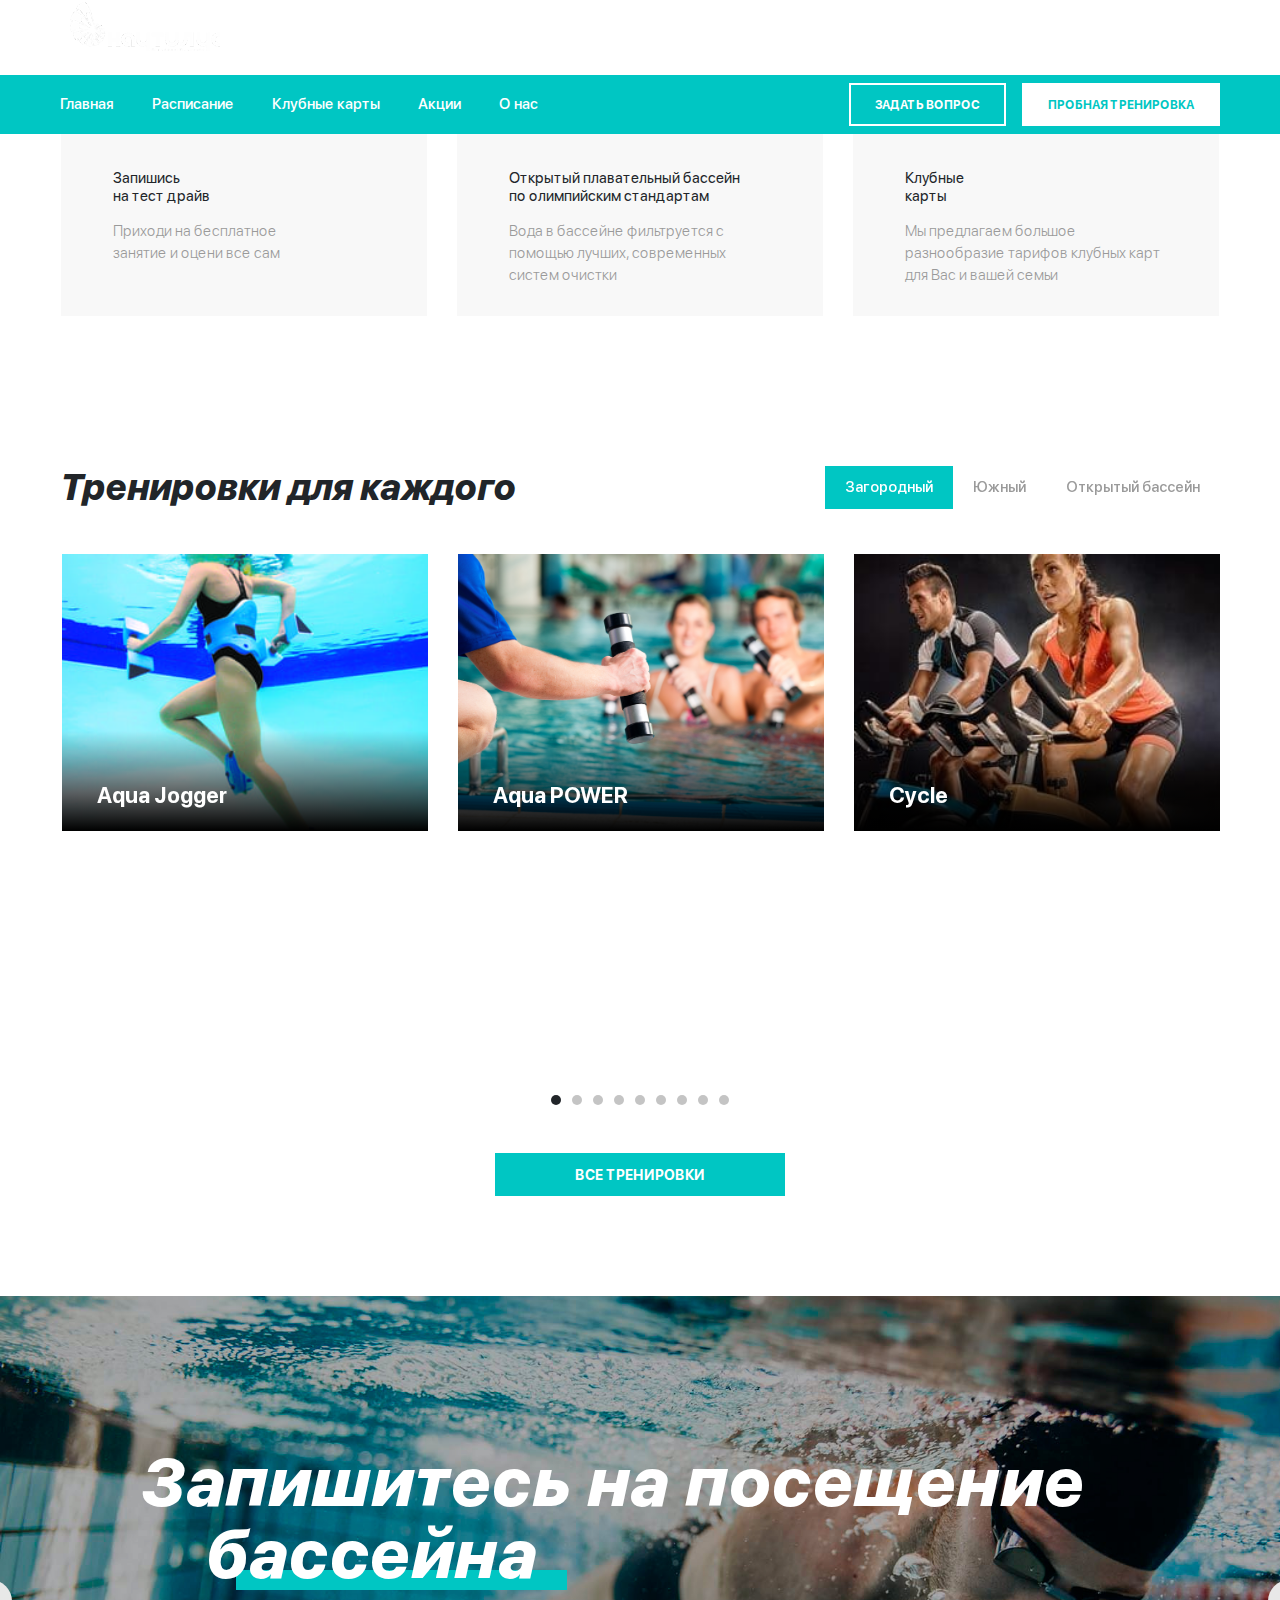
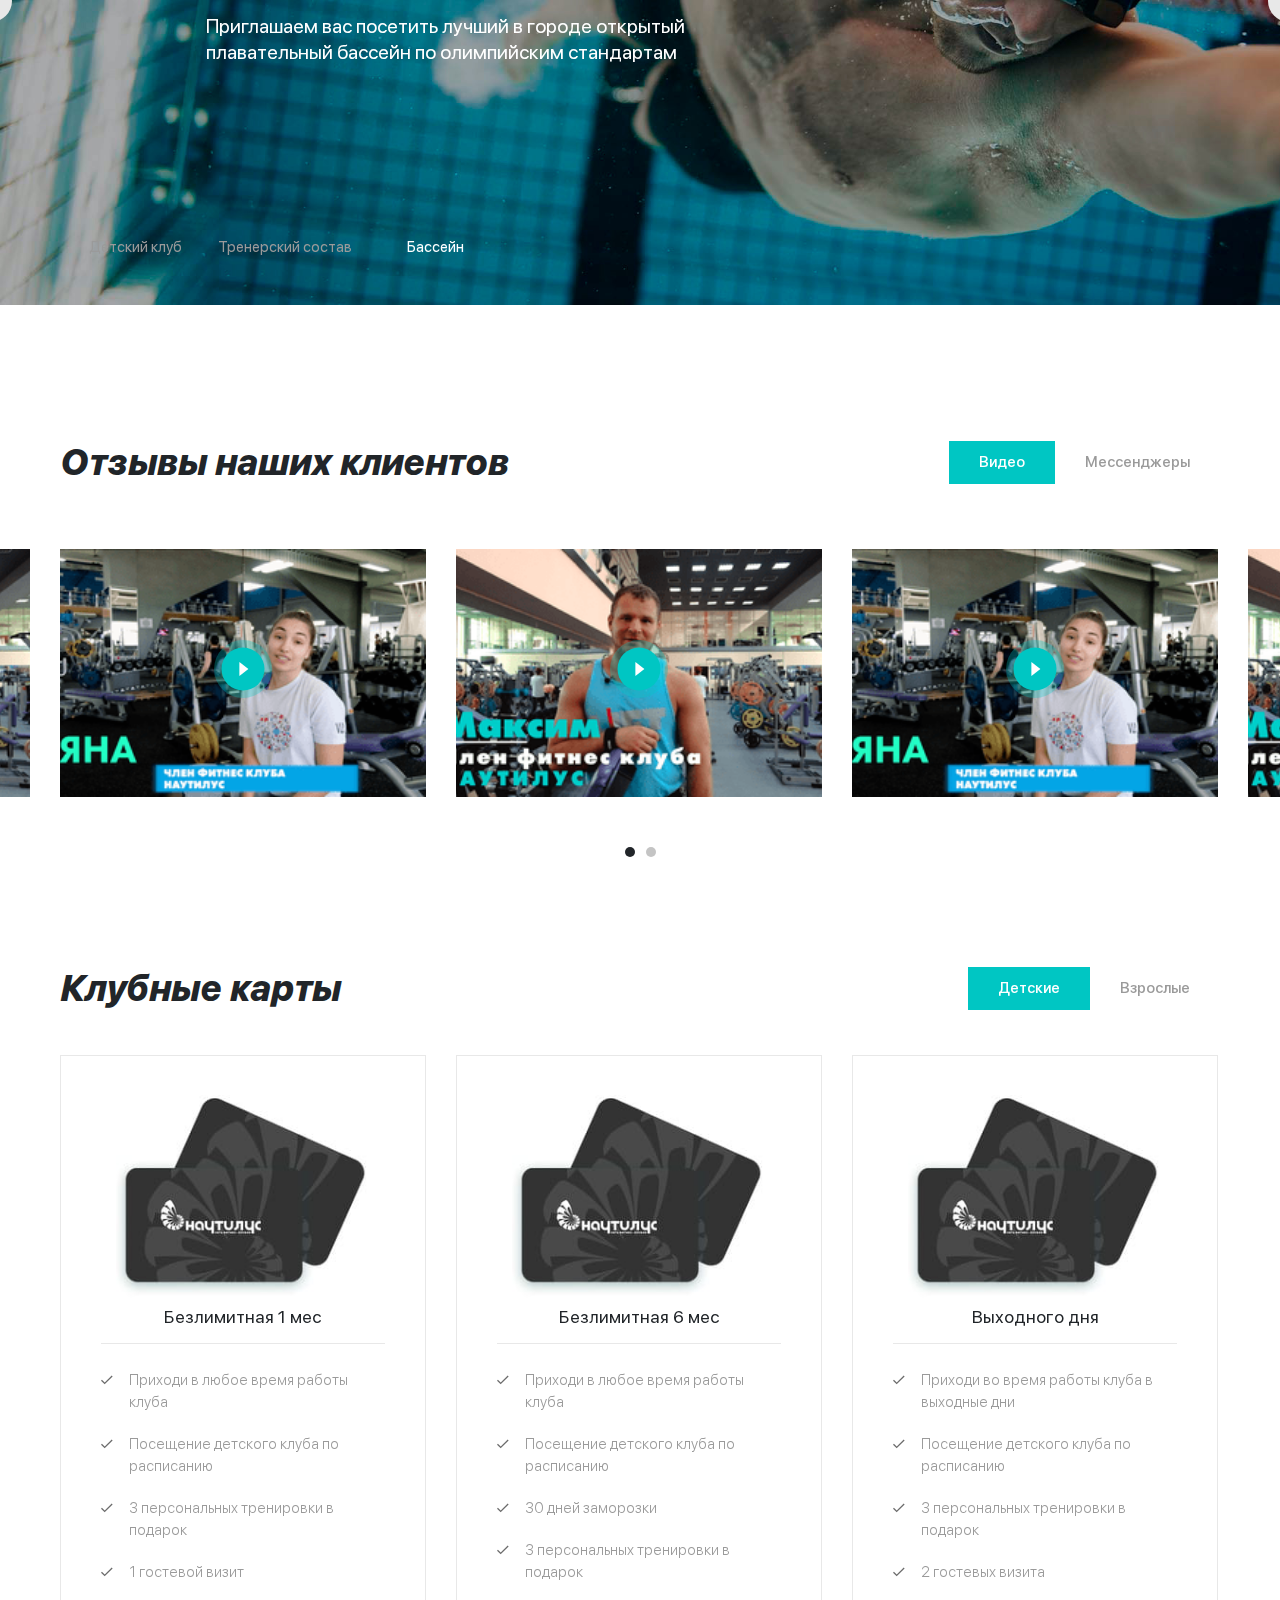
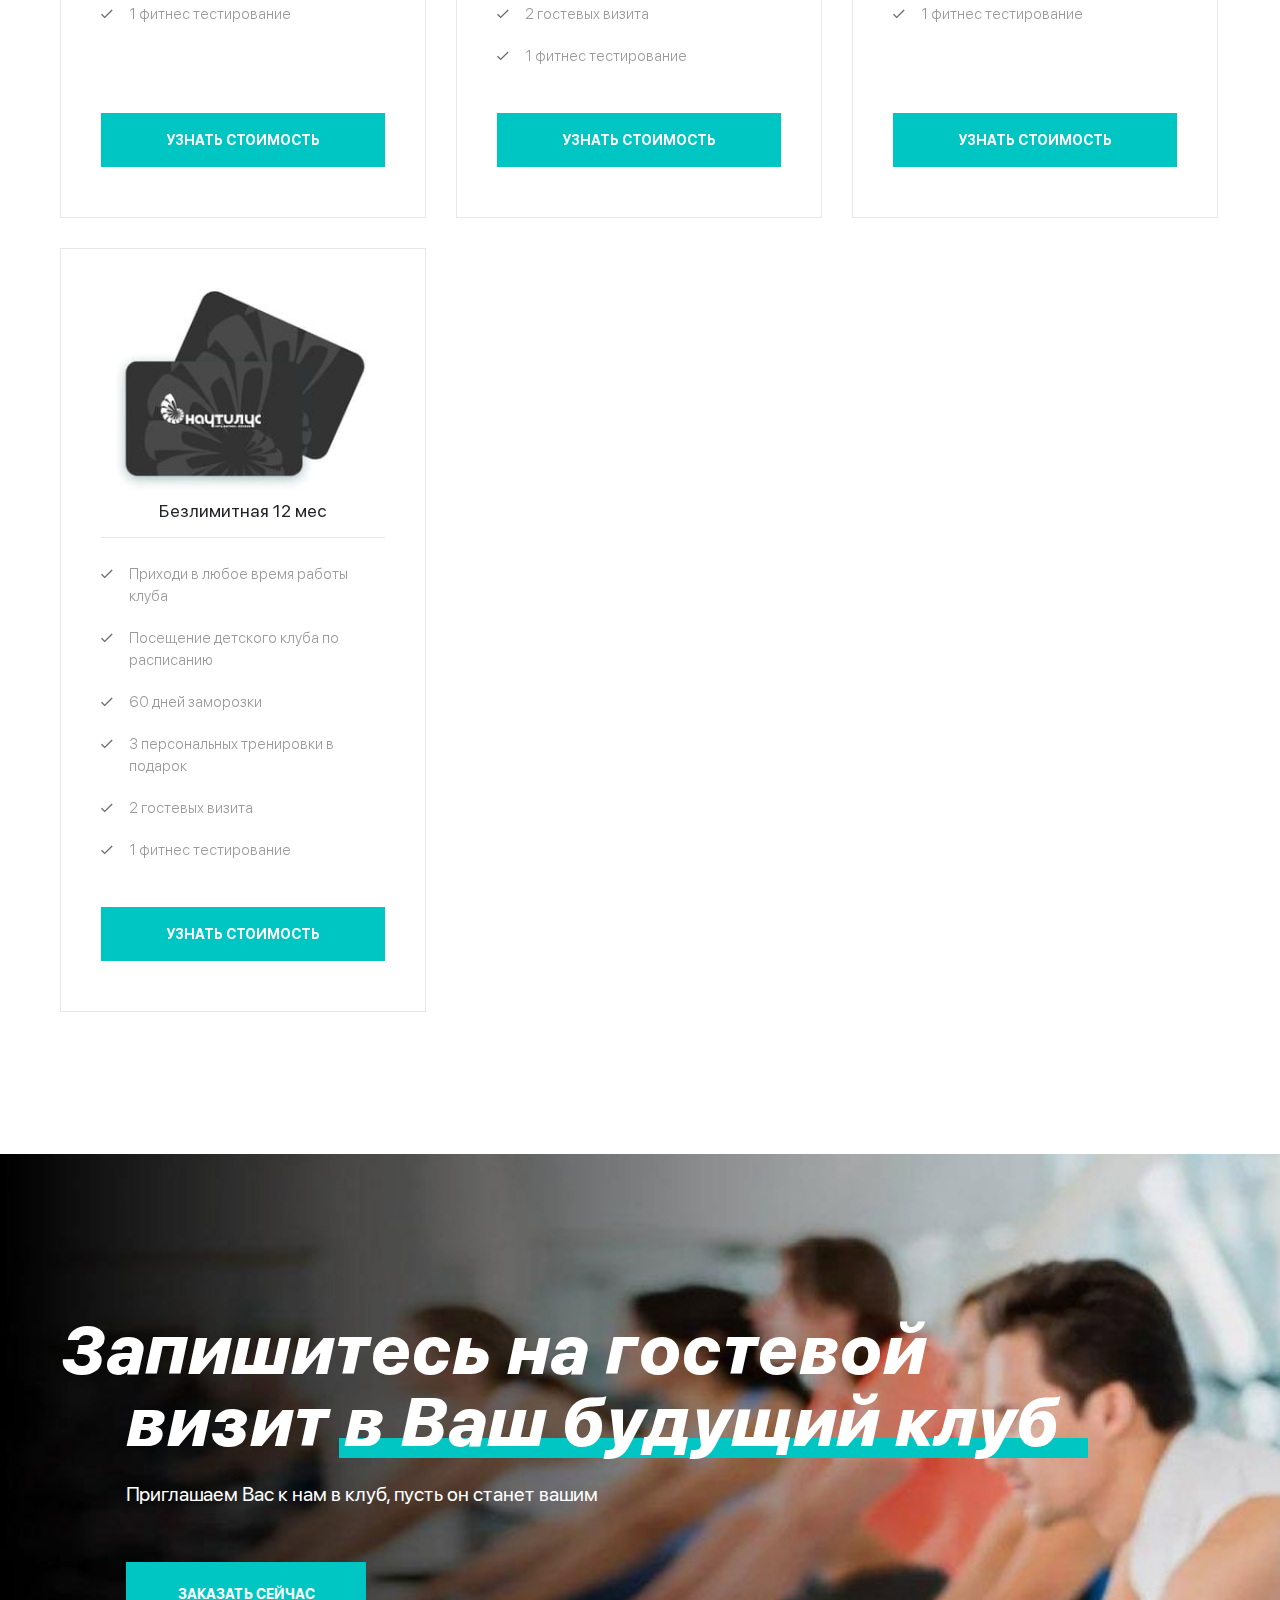
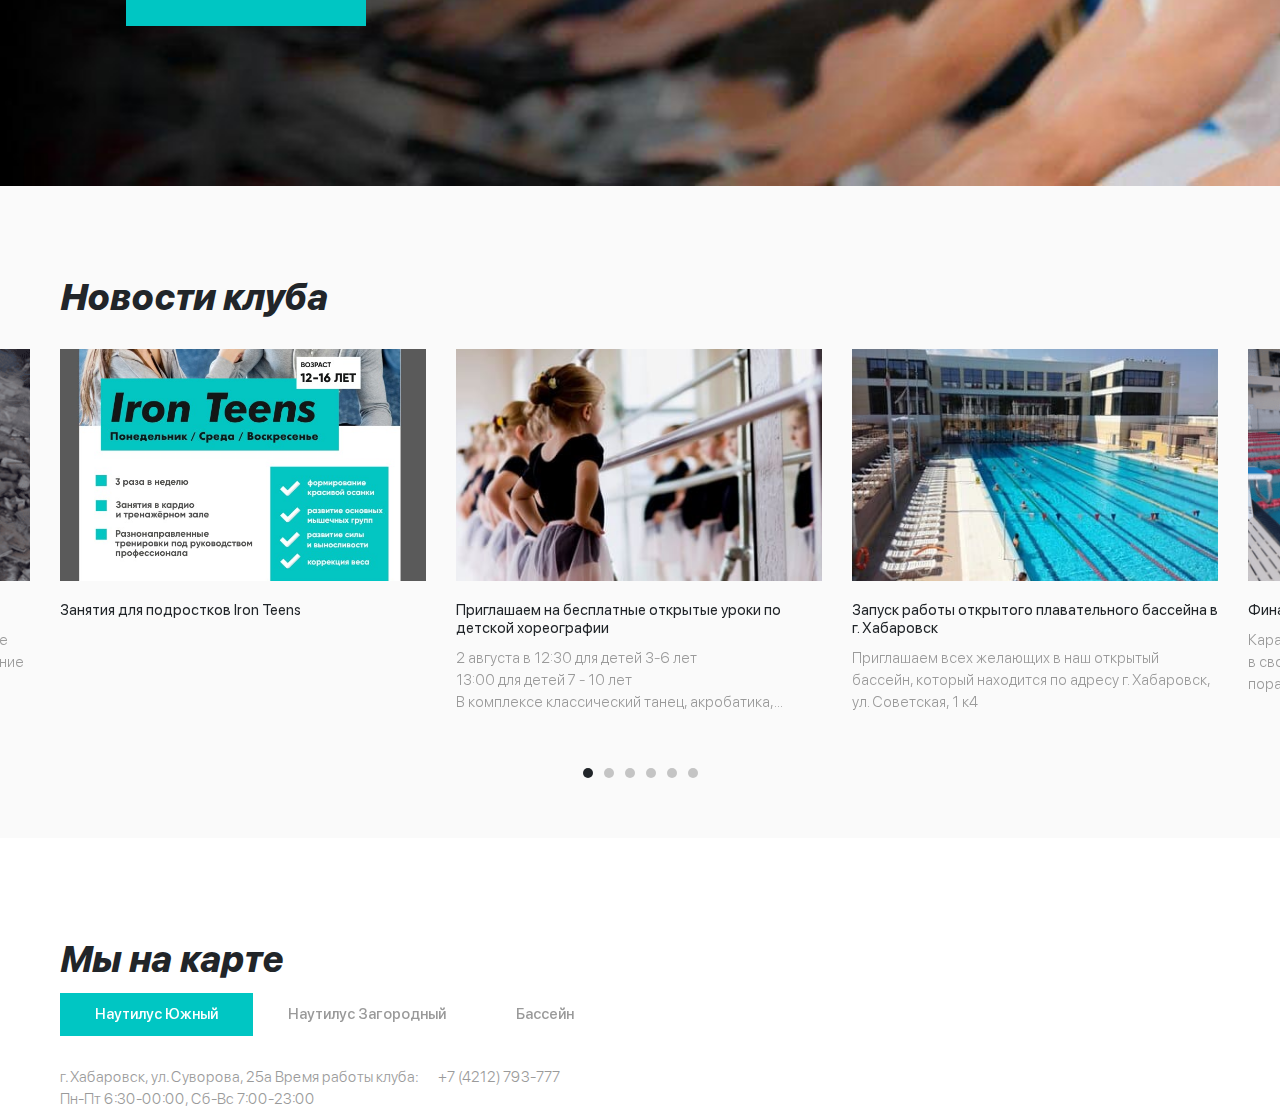
<file: index.html>
<!DOCTYPE html><html xml:lang="ru" lang="ru"><head><style>.gm-style .gm-style-mtc label,.gm-style .gm-style-mtc div{font-weight:400}.gm-style .gm-style-mtc ul,.gm-style .gm-style-mtc li{box-sizing:border-box}
</style><style>.gm-control-active>img{box-sizing:content-box;display:none;left:50%;pointer-events:none;position:absolute;top:50%;transform:translate(-50%,-50%)}.gm-control-active>img:nth-child(1){display:block}.gm-control-active:hover>img:nth-child(1),.gm-control-active:active>img:nth-child(1){display:none}.gm-control-active:hover>img:nth-child(2),.gm-control-active:active>img:nth-child(3){display:block}
</style><style>.gm-style .gm-style-cc a,.gm-style .gm-style-cc button,.gm-style .gm-style-cc span,.gm-style .gm-style-mtc div{font-size:10px;box-sizing:border-box}
</style><style>@media print {  .gm-style .gmnoprint, .gmnoprint {    display:none  }}@media screen {  .gm-style .gmnoscreen, .gmnoscreen {    display:none  }}</style><style>.gm-ui-hover-effect{opacity:.6}.gm-ui-hover-effect:hover{opacity:1}
</style><style>.gm-style .transit-container{background-color:white;max-width:265px;overflow-x:hidden}.gm-style .transit-container .transit-title span{font-size:14px;font-weight:500}.gm-style .transit-container .transit-title{padding-bottom:6px}.gm-style .transit-container .transit-wheelchair-icon{background:transparent url("");background-size:59px 492px;display:inline-block;background-position:-5px -450px;width:13px;height:13px}.gm-style.gm-china .transit-container .transit-wheelchair-icon{background-image:url("")}@media (-webkit-min-device-pixel-ratio:1.2),(min-resolution:1.2dppx),(min-resolution:116dpi){.gm-style .transit-container .transit-wheelchair-icon{background-image:url("");background-size:59px 492px;display:inline-block;background-position:-5px -449px;width:13px;height:13px}.gm-style.gm-china .transit-container .transit-wheelchair-icon{background-image:url("")}}.gm-style .transit-container div{background-color:white;font-size:11px;font-weight:300;line-height:15px}.gm-style .transit-container .transit-line-group{overflow:hidden;margin-right:-6px}.gm-style .transit-container .transit-line-group-separator{border-top:1px solid #e6e6e6;padding-top:5px}.gm-style .transit-container .transit-nlines-more-msg{color:#999;margin-top:-3px;padding-bottom:6px}.gm-style .transit-container .transit-line-group-vehicle-icons{display:inline-block;padding-right:10px;vertical-align:top;margin-top:1px}.gm-style .transit-container .transit-line-group-content{display:inline-block;min-width:100px;max-width:228px;margin-bottom:-3px}.gm-style .transit-container .transit-clear-lines{clear:both}.gm-style .transit-container .transit-div-line-name{float:left;padding:0 6px 6px 0;white-space:nowrap}.gm-style .transit-container .transit-div-line-name .gm-transit-long{width:107px}.gm-style .transit-container .transit-div-line-name .gm-transit-medium{width:50px}.gm-style .transit-container .transit-div-line-name .gm-transit-short{width:37px}.gm-style .transit-div-line-name .renderable-component-icon{float:left;margin-right:2px}.gm-style .transit-div-line-name .renderable-component-color-box{background-image:url("");height:10px;width:4px;float:left;margin-top:3px;margin-right:3px;margin-left:1px}.gm-style.gm-china .transit-div-line-name .renderable-component-color-box{background-image:url("")}.gm-style .transit-div-line-name .renderable-component-text{text-align:left;overflow:hidden;text-overflow:ellipsis;display:block}.gm-style .transit-div-line-name .renderable-component-text-box{overflow:hidden;text-overflow:ellipsis;display:block;font-size:8pt;font-weight:400;text-align:center;padding:1px 2px}.gm-style .transit-div-line-name .renderable-component-text-box-white{border:solid 1px #ccc;background-color:white;padding:0 2px}.gm-style .transit-div-line-name .renderable-component-bold{font-weight:400}
</style><style>.poi-info-window div,.poi-info-window a{color:#333;font-family:Roboto,Arial;font-size:13px;background-color:white;-moz-user-select:text;-webkit-user-select:text;-ms-user-select:text;user-select:text}.poi-info-window{cursor:default}.poi-info-window a:link{text-decoration:none;color:#427fed}.poi-info-window .view-link,.poi-info-window a:visited{color:#427fed}.poi-info-window .view-link:hover,.poi-info-window a:hover{cursor:pointer;text-decoration:underline}.poi-info-window .full-width{width:180px}.poi-info-window .title{overflow:hidden;font-weight:500;font-size:14px}.poi-info-window .address{margin-top:2px;color:#555}
</style><style>.gm-style .gm-style-iw{font-weight:300;font-size:13px;overflow:hidden}.gm-style .gm-style-iw-a{position:absolute;width:9999px;height:0}.gm-style .gm-style-iw-t{position:absolute;width:100%}.gm-style .gm-style-iw-t::after{background:linear-gradient(45deg,rgba(255,255,255,1) 50%,rgba(255,255,255,0) 51%,rgba(255,255,255,0) 100%);box-shadow:-2px 2px 2px 0 rgba(178,178,178,.4);content:"";height:15px;left:0;position:absolute;top:0;transform:translate(-50%,-50%) rotate(-45deg);width:15px}.gm-style .gm-style-iw-c{position:absolute;box-sizing:border-box;overflow:hidden;top:0;left:0;transform:translate(-50%,-100%);background-color:white;border-radius:8px;padding:12px;box-shadow:0 2px 7px 1px rgba(0,0,0,0.3)}.gm-style .gm-style-iw-d{box-sizing:border-box;overflow:auto}.gm-style .gm-style-iw-d::-webkit-scrollbar{width:18px;height:12px;-webkit-appearance:none}.gm-style .gm-style-iw-d::-webkit-scrollbar-track,.gm-style .gm-style-iw-d::-webkit-scrollbar-track-piece{background:#fff}.gm-style .gm-style-iw-c .gm-style-iw-d::-webkit-scrollbar-thumb{background-color:rgba(0,0,0,0.12);border:6px solid transparent;border-radius:9px;background-clip:content-box}.gm-style .gm-style-iw-c .gm-style-iw-d::-webkit-scrollbar-thumb:horizontal{border:3px solid transparent}.gm-style .gm-style-iw-c .gm-style-iw-d::-webkit-scrollbar-thumb:hover{background-color:rgba(0,0,0,0.3)}.gm-style .gm-style-iw-c .gm-style-iw-d::-webkit-scrollbar-corner{background:transparent}.gm-style .gm-iw{color:#2c2c2c}.gm-style .gm-iw b{font-weight:400}.gm-style .gm-iw a:link,.gm-style .gm-iw a:visited{color:#4272db;text-decoration:none}.gm-style .gm-iw a:hover{color:#4272db;text-decoration:underline}.gm-style .gm-iw .gm-title{font-weight:400;margin-bottom:1px}.gm-style .gm-iw .gm-basicinfo{line-height:18px;padding-bottom:12px}.gm-style .gm-iw .gm-website{padding-top:6px}.gm-style .gm-iw .gm-photos{padding-bottom:8px;-ms-user-select:none;-moz-user-select:none;-webkit-user-select:none}.gm-style .gm-iw .gm-sv,.gm-style .gm-iw .gm-ph{cursor:pointer;height:50px;width:100px;position:relative;overflow:hidden}.gm-style .gm-iw .gm-sv{padding-right:4px}.gm-style .gm-iw .gm-wsv{cursor:pointer;position:relative;overflow:hidden}.gm-style .gm-iw .gm-sv-label,.gm-style .gm-iw .gm-ph-label{cursor:pointer;position:absolute;bottom:6px;color:#fff;font-weight:400;text-shadow:rgba(0,0,0,0.7) 0 1px 4px;font-size:12px}.gm-style .gm-iw .gm-stars-b,.gm-style .gm-iw .gm-stars-f{height:13px;font-size:0}.gm-style .gm-iw .gm-stars-b{position:relative;background-position:0 0;width:65px;top:3px;margin:0 5px}.gm-style .gm-iw .gm-rev{line-height:20px;-ms-user-select:none;-moz-user-select:none;-webkit-user-select:none}.gm-style.gm-china .gm-iw .gm-rev{display:none}.gm-style .gm-iw .gm-numeric-rev{font-size:16px;color:#dd4b39;font-weight:400}.gm-style .gm-iw.gm-transit{margin-left:15px}.gm-style .gm-iw.gm-transit td{vertical-align:top}.gm-style .gm-iw.gm-transit .gm-time{white-space:nowrap;color:#676767;font-weight:bold}.gm-style .gm-iw.gm-transit img{width:15px;height:15px;margin:1px 5px 0 -20px;float:left}
</style><style>.gm-iw {text-align:left;}.gm-iw .gm-numeric-rev {float:left;}.gm-iw .gm-photos,.gm-iw .gm-rev {direction:ltr;}.gm-iw .gm-stars-f, .gm-iw .gm-stars-b {background:url("") no-repeat;background-size: 65px 26px;float:left;}.gm-iw .gm-stars-f {background-position:left -13px;}.gm-iw .gm-sv-label,.gm-iw .gm-ph-label {left: 4px;}</style><link type="text/css" rel="stylesheet" href="css.css"><style>.gm-style-pbc{transition:opacity ease-in-out;background-color:rgba(0,0,0,0.45);text-align:center}.gm-style-pbt{font-size:22px;color:white;font-family:Roboto,Arial,sans-serif;position:relative;margin:0;top:50%;-webkit-transform:translateY(-50%);-ms-transform:translateY(-50%);transform:translateY(-50%)}
</style><style>.gm-style img{max-width: none;}.gm-style {font: 400 11px Roboto, Arial, sans-serif; text-decoration: none;}</style>
	<meta charset="UTF-8">
    <meta name="viewport" content="width=device-width, initial-scale=1.0">
<meta name="Access-Control-Allow-Origin" content="*">
<meta name="Access-Control-Allow-Headers" content="*">
	<link rel="shortcut icon" type="image/x-icon" href="favicon.ico">
	<meta http-equiv="Content-Type" content="text/html; charset=UTF-8">
<meta name="robots" content="index, follow">
<meta name="keywords" content="фитнес-клуб, наутилус">
<meta name="description" content="Наши тренеры имеют высшее профильное образование и опыт работы более 2 лет">
<link href="kernel_main_v1.css" type="text/css" rel="stylesheet">
<link href="page_94882f92e7105ff359f990d57a3998cc_v1.css" type="text/css" rel="stylesheet">
<link href="template_d8c34d776a5e5637ba20eb14703a4e7a_v1.css" type="text/css" data-template-style="true" rel="stylesheet">



















	
	<link rel="stylesheet" href="all.css">


	

	<!-- Get minor updates and patch fixes within a major version -->
	

	

	<!-- lazy load -->
	
	

	<title>Сеть фитнес-клубов Наутилус</title>


	
<style type="text/css">@font-face{font-family:'Didact Gothic';src:url("") format("woff");font-weight:normal;font-style:normal}@font-face{font-family:'Fredoka One';src:url("") format("opentype");font-weight:normal;font-style:normal}
</style><style type="text/css">.App__app-rate-root_3Pwj8aCO[data-v-eefced42]{width:100vw;height:100vh;position:fixed;z-index:9999999999;background:rgba(0,0,0,0.151);top:0px;left:0px;overflow:hidden;display:flex;align-items:center;justify-content:center}.App__app-rate-root_3Pwj8aCO *[data-v-eefced42]{all:initial;line-height:normal;font-family:'Didact Gothic'}.App__app-rate-root_3Pwj8aCO .App__modal_3oqzjl0g[data-v-eefced42]{width:630px;height:450px;display:flex;position:relative;flex-direction:column;align-items:center;background-size:cover;transition:0.2s ease;transform:scale(0.8);opacity:0;padding-top:30px;box-sizing:border-box;overflow:hidden;border-radius:60px}.App__app-rate-root_3Pwj8aCO .App__modal_3oqzjl0g .App__logo_26yDc693[data-v-eefced42]{width:190px;height:auto;box-shadow:0px 6px 17px -10px rgba(0,0,0,0.55);border-radius:50%}.App__app-rate-root_3Pwj8aCO .App__modal_3oqzjl0g .App__title_3Yf-v9xs[data-v-eefced42]{margin-top:10px;font-size:46px;font-weight:normal;color:#259cfe;font-family:"Fredoka One"}.App__app-rate-root_3Pwj8aCO .App__modal_3oqzjl0g .App__subtitle_26MV5W4h[data-v-eefced42]{margin-top:10px;font-size:22px;color:white}.App__app-rate-root_3Pwj8aCO .App__modal_3oqzjl0g .App__benefits_14oMPuu1[data-v-eefced42]{display:flex;align-items:center;justify-content:center;margin-top:35px;margin-left:4px}.App__app-rate-root_3Pwj8aCO .App__modal_3oqzjl0g .App__benefits_14oMPuu1 .App__item_3sI_Wrxz[data-v-eefced42]{display:flex;align-items:center;margin:6px 12px;font-size:14px;color:black}.App__app-rate-root_3Pwj8aCO .App__modal_3oqzjl0g .App__benefits_14oMPuu1 .App__item_3sI_Wrxz img[data-v-eefced42]{margin-right:10px;margin-bottom:-1px;width:14px;height:auto}.App__app-rate-root_3Pwj8aCO .App__modal_3oqzjl0g .App__rate-btn_2bjgK090[data-v-eefced42]{all:initial;margin-top:22px;font-size:18px;color:white;width:170px;display:flex;align-items:center;justify-content:center;background:#ff8d4f;border-bottom:3px solid #d48357;border-radius:10px;padding:13px 20px;box-sizing:border-box;font-family:'Didact Gothic';cursor:pointer}
</style></head>
<body class="">
	
	<div id="panel"></div>

	<div class="container-fluid d-none" id="warning">
		<h3>
			Мы открылись и ждем Вас в гости! <a href="#">Узнать больше</a>
		</h3>
	</div>

	<div class="page-wrapper">
		<header class="page-header">
			<div class="header-top">
			    <div class="container">
			        <div class="btn-burger btn-click-js" data-active=".burger-nav"></div>
			        <div class="wrap wrap__logo">
			            <a href="" class="logo">
    <picture>
        <source srcset="logo.png" media="(min-width: 1200px)">
        <source srcset="logo.png" media="(min-width: 0)">
        <img src="#" alt="">
    </picture>
</a>
			        </div>

			        <div class="wrap__social">
    <a href="#" class="icon-link" target="_blank" rel="nofollow">
        <svg>
            <use xlink:href="#vk-icon"></use>
        </svg>
    </a>
    <a href="#" class="icon-link" target="_blank" rel="nofollow">
        <svg>
            <use xlink:href="#od-icon"></use>
        </svg>
    </a>
    <a href="#" class="icon-link" target="_blank" rel="nofollow">
        <svg>
            <use xlink:href="#inst-icon"></use>
        </svg>
    </a>
</div>

			        <div class="wrap wrap__adres">
						<div class="adres-link">
    <svg class="icon">
        <use xlink:href="#adres-icon"></use>
    </svg>

    <span class="select-value">Наутилус Южный</span>
    <div class="select-option select-filial">
        <span class="active">Наутилус Южный</span>
        <span>Наутилус Загородный</span>
        <span>Открытый плавательный бассейн</span>
    </div>
</div>

<div class="adress-wrapper">
    <span class="active">г. Хабаровск, ул. Суворова, 25а</span>
    <span>г. Хабаровск, ул. Воровского, 17</span>
    <span>г. Хабаровск, ул. Советская, 1 к4</span>
</div>			        </div>
			        <div class="wrap wrap__messenger">
			            
						<div class="tel-wrapper">
 <a class="phone_link contacts_link text-link active" href="tel:+74212793777">+7 (4212) 79-37-77</a> <a class="phone_link contacts_link text-link" href="tel:+74212793777">+7 (4212) 79-37-77</a> <a class="phone_link contacts_link text-link" href="tel:+74212793777">+7 (4212) 79-37-77</a>
</div>			        </div>
			    </div>
			</div>
			
	<div class="header-nav">
	    <div class="container">
	        <nav class="page-nav">
									
					<a href="" class="link-nav selected"><span>Главная</span></a>
									
					<a href="#" class="link-nav"><span>Расписание</span></a>
									
					<a href="#" class="link-nav"><span>Клубные карты</span></a>
									
					<a href="#/" class="link-nav"><span>Акции</span></a>
									
					<a href="#" class="link-nav"><span>О нас</span></a>
				
				<button type="button" class="btn-click-js btn full-transparent upp ml-auto px-4 my-2 fs-12 h-auto w-auto" data-active="#popup-admin">Задать вопрос</button>
				<button type="button" class="btn-click-js btn full-white upp px-4 my-2 fs-12 ml-3 h-auto w-auto" data-active="#popup-record">Пробная тренировка</button>
	        </nav>
	    </div>
	</div>
	<div class="burger-nav">
	    <div class="container">
	        <ul class="nav-list">
									
					<li>
						<a href="" class="link-nav selected"><span>Главная</span></a>
					</li>
									
					<li>
						<a href="#/" class="link-nav"><span>Расписание</span></a>
					</li>
									
					<li>
						<a href="#" class="link-nav"><span>Клубные карты</span></a>
					</li>
									
					<li>
						<a href="#" class="link-nav"><span>Акции</span></a>
					</li>
									
					<li>
						<a href="#" class="link-nav"><span>О нас</span></a>
					</li>
					        </ul>
	        <div class="wrap__social">
	            <div class="wrap__social">
    <a href="#" class="icon-link" target="_blank" rel="nofollow">
        <svg>
            <use xlink:href="#vk-icon"></use>
        </svg>
    </a>
    <a href="#" class="icon-link" target="_blank" rel="nofollow">
        <svg>
            <use xlink:href="#od-icon"></use>
        </svg>
    </a>
    <a href="#" class="icon-link" target="_blank" rel="nofollow">
        <svg>
            <use xlink:href="#inst-icon"></use>
        </svg>
    </a>
</div>
	        </div>
			<div class="tel-wrapper">
 <a class="phone_link contacts_link text-link active" href="tel:+74212793777">+7 (4212) 79-37-77</a> <a class="phone_link contacts_link text-link" href="tel:+74212793777">+7 (4212) 79-37-77</a> <a class="phone_link contacts_link text-link" href="tel:+74212793777">+7 (4212) 79-37-77</a>
</div>			<div class="wrap__social">
	            	        </div>
	        <div class="wrap__adres">
	            <div class="adres-link">
					<div class="adres-link">
    <svg class="icon">
        <use xlink:href="#adres-icon"></use>
    </svg>

    <span class="select-value">Наутилус Южный</span>
    <div class="select-option select-filial">
        <span class="active">Наутилус Южный</span>
        <span>Наутилус Загородный</span>
        <span>Открытый плавательный бассейн</span>
    </div>
</div>

<div class="adress-wrapper">
    <span class="active">г. Хабаровск, ул. Суворова, 25а</span>
    <span>г. Хабаровск, ул. Воровского, 17</span>
    <span>г. Хабаровск, ул. Советская, 1 к4</span>
</div>	            </div>
	        </div>
	    </div>
	</div>
		</header>


<div class="info-club">
    <div class="container">
        <div class="wrapper-club">
            <div class="club-item btn-click-js" data-active="#popup-record">
                <div class="club-wrap">
                    <svg class="icon" width="37" height="19">
                        <use xlink:href="#club-icon1"></use>
                    </svg>
                </div>
                <div class="club-wrap__title">Запишись
                    на тест драйв
                </div>
                <div class="club-wrap__desc">Приходи на бесплатное
                    занятие и оцени все сам
                </div>
            </div>
            <div class="club-item" id="open-gallery-740">
                <div class="club-wrap">
                    <svg class="icon" width="37" height="30">
                        <use xlink:href="#club-icon2"></use>
                    </svg>
                </div>
                <div class="club-wrap__title">Открытый плавательный бассейн
                    по олимпийским стандартам
                </div>
                <div class="club-wrap__desc">Вода в бассейне фильтруется с
                    помощью лучших, современных
                    систем очистки
                </div>
            </div>
            <a class="d-block club-item" href="#card-section">
                <div class="club-wrap">
                    <svg class="icon" width="30" height="20">
                        <use xlink:href="#club-icon3"></use>
                    </svg>
                </div>
                <div class="club-wrap__title">Клубные
                    карты
                </div>
                <div class="club-wrap__desc">Мы предлагаем большое разнообразие тарифов клубных карт для Вас и вашей семьи
                </div>
            </a>
        </div>
    </div>
</div>

<div id="comp_eaf1ce7e99e3a5d78590a789bb278d90"><div id="light-gallery-740" class="d-none">
			<a href="#"><img src="01348d668047910b0d491aacb7da066e.jpg" alt=""></a>
			<a href="#"><img src="a94801392aeac0ed5eeb9dbf2a706ca3.jpg" alt=""></a>
			<a href="#"><img src="41c97d7b37bff218311e9b2e697e2ef4.jpg" alt=""></a>
			<a href="#"><img src="29f5118c98f3a27b38f77a36b0e9c98c.jpg" alt=""></a>
			<a href="#"><img src="2543ff7b83772ca7ef050f8bf0fe67da.jpg" alt=""></a>
			<a href="#"><img src="632b0a5081c9f4abf8445ba1b8a1bace.jpg" alt=""></a>
			<a href="#"><img src="d87d9886629e62e715b44d7dd4209b3a.jpg" alt=""></a>
			<a href="#"><img src="b98737130ab2c13e04b2003c12d9676b.jpg" alt=""></a>
			<a href="#"><img src="c11ac3ebcd7addce8ce9421b0da1ae96.jpg" alt=""></a>
			<a href="#"><img src="03f07abfb8975dd873c3152b76998317.jpg" alt=""></a>
	</div>


</div>

<section class="page-program">
    <div class="container">
        <div class="program-top">
            <div class="page-title small">
                <h2>Тренировки для каждого</h2>
            </div>
            <div class="wrap-btn swiper-container">
                <div class="swiper-wrapper">
																						<div class="swiper-slide btn full not-upp"><span>Загородный</span></div>
																	<div class="swiper-slide btn not-upp"><span>Южный</span></div>
																	<div class="swiper-slide btn not-upp"><span>Открытый бассейн</span></div>
					                    <!-- <div class="swiper-slide btn full not-upp"><span>Все программы</span></div> -->
                </div>
            </div>
        </div>
        <div class="program-btm">
														<div class="program-slider active swiper-container swiper-container-initialized swiper-container-horizontal">
	                <div class="swiper-wrapper" style="transition-duration: 0ms; transform: translate3d(-3564px, 0px, 0px);"><a href="#" data-src="/upload/iblock/785/785743bc6c574f0f2798145298c9dfda.jpg" data-swiper-slide-index="0">
								<span class="program-item__title">Aero mix</span>
								<span class="program-item__text">это эффективная комбинированная фитнес-программа, базирующаяся на нескольких направлениях аэробики, таких как step-, dance-&nbsp;&nbsp;и&nbsp;&nbsp;power-аэробика, т.е. представляющая собой занятие, основанное на базовых элементах классической аэробики с танцевальной составляющей.</span>
							</a><a href="#" data-src="/upload/iblock/b79/b79f95fff948f3bb23618cfc428a1a2a.jpg" data-swiper-slide-index="1">
								<span class="program-item__title">Aqua ABS</span>
								<span class="program-item__text">это «комплекс водных упражнений на пресс, спину и позвоночник».<br>
Занятия Aqua ABS проводятся на «средней» (человек находится в воде по грудь) или «глубокой воде» бассейна (ноги не достают дна). Инвентарь используется на усмотрение инструктора — это могут быть нудлы (NOODLES, гибкие гимнастические палки), аква-пояса, аква-перчатки или комбинация того и другого.<br>
</span>
							</a><a href="#" data-src="/upload/iblock/58b/58b96dc2abd25239e2e5c052e5a74217.jpg" data-swiper-slide-index="2">
								<span class="program-item__title">Aqua Jogger </span>
								<span class="program-item__text">урок среднего и продвинутого уровня подготовленности с использованием специальных ботинок, которые позволят привести в тонус мышцы ног и ягодиц. Программа способствует развитию силовой выносливости на все группы мышц. Для того, чтобы их утопить - нужно приложить немало сил.&nbsp;&nbsp;50 мин.&nbsp;&nbsp;</span>
							</a><a href="#" data-src="/upload/iblock/482/4821d2a97242a3c6f072ce3a7365ef7b.jpg" data-swiper-slide-index="3">
								<span class="program-item__title">Aqua POWER </span>
								<span class="program-item__text">Силовой урок для тренировки основных мышечных групп: ног, ягодиц, спины, груди, рук, брюшного пресса. Силовая проработка мышц с использованием гантелей, амортизаторов, мини-сапожек и/или перчаток.&nbsp;&nbsp;&nbsp;&nbsp;&nbsp;&nbsp;&nbsp;&nbsp;&nbsp;&nbsp;&nbsp;&nbsp;&nbsp;&nbsp;&nbsp;&nbsp;&nbsp;&nbsp;&nbsp;&nbsp;&nbsp;&nbsp;&nbsp;&nbsp;&nbsp;&nbsp;&nbsp;&nbsp;&nbsp;&nbsp;&nbsp;&nbsp;&nbsp;&nbsp;&nbsp;&nbsp;&nbsp;&nbsp;&nbsp;&nbsp;&nbsp;&nbsp;&nbsp;&nbsp;&nbsp;&nbsp;&nbsp;&nbsp;&nbsp;&nbsp;&nbsp;&nbsp;&nbsp;&nbsp;&nbsp;&nbsp;&nbsp;&nbsp;&nbsp;&nbsp;&nbsp;&nbsp;&nbsp;&nbsp;&nbsp;&nbsp;&nbsp;&nbsp;&nbsp;&nbsp;&nbsp;&nbsp;&nbsp;&nbsp;&nbsp;&nbsp;&nbsp;&nbsp;&nbsp;&nbsp;&nbsp;&nbsp;&nbsp;&nbsp;&nbsp;&nbsp;&nbsp;&nbsp;&nbsp;&nbsp;&nbsp;&nbsp;&nbsp;&nbsp;&nbsp;&nbsp;&nbsp;&nbsp;&nbsp;&nbsp;&nbsp;&nbsp;&nbsp;&nbsp;&nbsp;&nbsp;&nbsp;&nbsp;&nbsp;&nbsp;&nbsp;&nbsp;&nbsp;&nbsp;</span>
							</a><a href="#" class="program-item swiper-slide lazy swiper-slide-duplicate" data-src="/upload/iblock/99a/99a7eace48075299f4f5229c8cb33367.jpg" data-swiper-slide-index="4">
								<span class="program-item__title">Cycle</span>
								<span class="program-item__text">это не просто занятия на велотренажерах, это динамичные и очень активные упражнения, которые позволяют сжечь до 700 калорий за раз. Ну, разве это не волшебно?</span>
							</a><a href="#" class="program-item swiper-slide lazy swiper-slide-duplicate" data-src="/upload/iblock/69c/69caee3fc26f0b965352f706e906e121.jpg" data-swiper-slide-index="5">
								<span class="program-item__title">HOT IRON 1 </span>
								<span class="program-item__text">силовая тренировка на все группы мышц, направленная на жиро-сжигание.</span>
							</a><a href="#" class="program-item swiper-slide lazy swiper-slide-duplicate" data-src="/upload/iblock/7a1/7a124e0d9274df77ca0a380a0b4b660b.jpeg" data-swiper-slide-index="6">
								<span class="program-item__title">PILATES</span>
								<span class="program-item__text">система тренировок, направленная на укрепление глубоких мышц тела человека и расслабление крупных, формирование мышечного корсета. </span>
							</a><a href="#" class="program-item swiper-slide lazy swiper-slide-duplicate" data-swiper-slide-index="7" style="background-image: url(&quot;78d2307792a67da910bef0d704f1ed06.jpg&quot;);">
								<span class="program-item__title">Волейбол</span>
								<span class="program-item__text">это подвижность, многообразие игровых ситуаций, изменчивость интенсивности физических и эмоциональных нагрузок, необходимость быстрого реагирования. А также развитие таких качеств как трудолюбие, чувство ответственности, дисциплинированность, смелость, упорство, умение правильно падать и подавать, быть в команде и доверять окружающим.</span>
							</a><a href="#" class="program-item swiper-slide lazy swiper-slide-duplicate swiper-slide-prev" data-swiper-slide-index="8" style="background-image: url(&quot;ee3f675927e72de87c67c5b1ee254460.jpg&quot;);">
								<span class="program-item__title">Футбол</span>
								<span class="program-item__text">является самой популярной игрой в мире. Кто занимается футболом, сжигают больше калорий по сравнению с теми, кто занимается другими видами спорта. Поэтому они особенно эффективно избавляются от жировой массы и наращивают массу мышечную. Конечно же, футбол развивает координацию, внимательность и выносливость.</span>
							</a>
													<a href="#" class="program-item swiper-slide lazy swiper-slide-active" data-swiper-slide-index="0" style="background-image: url(&quot;785743bc6c574f0f2798145298c9dfda.jpg&quot;);">
								<span class="program-item__title">Aero mix</span>
								<span class="program-item__text">это эффективная комбинированная фитнес-программа, базирующаяся на нескольких направлениях аэробики, таких как step-, dance-&nbsp;&nbsp;и&nbsp;&nbsp;power-аэробика, т.е. представляющая собой занятие, основанное на базовых элементах классической аэробики с танцевальной составляющей.</span>
							</a>
													<a href="#" class="program-item swiper-slide lazy swiper-slide-next" data-swiper-slide-index="1" style="background-image: url(&quot;b79f95fff948f3bb23618cfc428a1a2a.jpg&quot;);">
								<span class="program-item__title">Aqua ABS</span>
								<span class="program-item__text">это «комплекс водных упражнений на пресс, спину и позвоночник».<br>
Занятия Aqua ABS проводятся на «средней» (человек находится в воде по грудь) или «глубокой воде» бассейна (ноги не достают дна). Инвентарь используется на усмотрение инструктора — это могут быть нудлы (NOODLES, гибкие гимнастические палки), аква-пояса, аква-перчатки или комбинация того и другого.<br>
</span>
							</a>
													<a href="#" class="program-item swiper-slide lazy" data-swiper-slide-index="2" style="background-image: url(&quot;58b96dc2abd25239e2e5c052e5a74217.jpg&quot;);">
								<span class="program-item__title">Aqua Jogger </span>
								<span class="program-item__text">урок среднего и продвинутого уровня подготовленности с использованием специальных ботинок, которые позволят привести в тонус мышцы ног и ягодиц. Программа способствует развитию силовой выносливости на все группы мышц. Для того, чтобы их утопить - нужно приложить немало сил.&nbsp;&nbsp;50 мин.&nbsp;&nbsp;</span>
							</a>
													<a href="#" class="program-item swiper-slide lazy" data-swiper-slide-index="3" style="background-image: url(&quot;4821d2a97242a3c6f072ce3a7365ef7b.jpg&quot;);">
								<span class="program-item__title">Aqua POWER </span>
								<span class="program-item__text">Силовой урок для тренировки основных мышечных групп: ног, ягодиц, спины, груди, рук, брюшного пресса. Силовая проработка мышц с использованием гантелей, амортизаторов, мини-сапожек и/или перчаток.&nbsp;&nbsp;&nbsp;&nbsp;&nbsp;&nbsp;&nbsp;&nbsp;&nbsp;&nbsp;&nbsp;&nbsp;&nbsp;&nbsp;&nbsp;&nbsp;&nbsp;&nbsp;&nbsp;&nbsp;&nbsp;&nbsp;&nbsp;&nbsp;&nbsp;&nbsp;&nbsp;&nbsp;&nbsp;&nbsp;&nbsp;&nbsp;&nbsp;&nbsp;&nbsp;&nbsp;&nbsp;&nbsp;&nbsp;&nbsp;&nbsp;&nbsp;&nbsp;&nbsp;&nbsp;&nbsp;&nbsp;&nbsp;&nbsp;&nbsp;&nbsp;&nbsp;&nbsp;&nbsp;&nbsp;&nbsp;&nbsp;&nbsp;&nbsp;&nbsp;&nbsp;&nbsp;&nbsp;&nbsp;&nbsp;&nbsp;&nbsp;&nbsp;&nbsp;&nbsp;&nbsp;&nbsp;&nbsp;&nbsp;&nbsp;&nbsp;&nbsp;&nbsp;&nbsp;&nbsp;&nbsp;&nbsp;&nbsp;&nbsp;&nbsp;&nbsp;&nbsp;&nbsp;&nbsp;&nbsp;&nbsp;&nbsp;&nbsp;&nbsp;&nbsp;&nbsp;&nbsp;&nbsp;&nbsp;&nbsp;&nbsp;&nbsp;&nbsp;&nbsp;&nbsp;&nbsp;&nbsp;&nbsp;&nbsp;&nbsp;&nbsp;&nbsp;&nbsp;&nbsp;</span>
							</a>
													<a href="#" class="program-item swiper-slide lazy" data-swiper-slide-index="4" style="background-image: url(&quot;99a7eace48075299f4f5229c8cb33367.jpg&quot;);">
								<span class="program-item__title">Cycle</span>
								<span class="program-item__text">это не просто занятия на велотренажерах, это динамичные и очень активные упражнения, которые позволяют сжечь до 700 калорий за раз. Ну, разве это не волшебно?</span>
							</a>
													<a href="#" class="program-item swiper-slide lazy" data-src="/upload/iblock/69c/69caee3fc26f0b965352f706e906e121.jpg" data-swiper-slide-index="5">
								<span class="program-item__title">HOT IRON 1 </span>
								<span class="program-item__text">силовая тренировка на все группы мышц, направленная на жиро-сжигание.</span>
							</a>
													<a href="#" class="program-item swiper-slide lazy" data-src="/upload/iblock/7a1/7a124e0d9274df77ca0a380a0b4b660b.jpeg" data-swiper-slide-index="6">
								<span class="program-item__title">PILATES</span>
								<span class="program-item__text">система тренировок, направленная на укрепление глубоких мышц тела человека и расслабление крупных, формирование мышечного корсета. </span>
							</a>
													<a href="#" class="program-item swiper-slide lazy" data-src="/upload/iblock/78d/78d2307792a67da910bef0d704f1ed06.jpg" data-swiper-slide-index="7">
								<span class="program-item__title">Волейбол</span>
								<span class="program-item__text">это подвижность, многообразие игровых ситуаций, изменчивость интенсивности физических и эмоциональных нагрузок, необходимость быстрого реагирования. А также развитие таких качеств как трудолюбие, чувство ответственности, дисциплинированность, смелость, упорство, умение правильно падать и подавать, быть в команде и доверять окружающим.</span>
							</a>
													<a href="#" class="program-item swiper-slide lazy swiper-slide-duplicate-prev" data-src="/upload/iblock/ee3/ee3f675927e72de87c67c5b1ee254460.jpg" data-swiper-slide-index="8">
								<span class="program-item__title">Футбол</span>
								<span class="program-item__text">является самой популярной игрой в мире. Кто занимается футболом, сжигают больше калорий по сравнению с теми, кто занимается другими видами спорта. Поэтому они особенно эффективно избавляются от жировой массы и наращивают массу мышечную. Конечно же, футбол развивает координацию, внимательность и выносливость.</span>
							</a>
							                <a href="#" class="program-item swiper-slide lazy swiper-slide-duplicate swiper-slide-duplicate-active" data-src="/upload/iblock/785/785743bc6c574f0f2798145298c9dfda.jpg" data-swiper-slide-index="0">
								<span class="program-item__title">Aero mix</span>
								<span class="program-item__text">это эффективная комбинированная фитнес-программа, базирующаяся на нескольких направлениях аэробики, таких как step-, dance-&nbsp;&nbsp;и&nbsp;&nbsp;power-аэробика, т.е. представляющая собой занятие, основанное на базовых элементах классической аэробики с танцевальной составляющей.</span>
							</a><a href="#" class="program-item swiper-slide lazy swiper-slide-duplicate swiper-slide-duplicate-next" data-src="/upload/iblock/b79/b79f95fff948f3bb23618cfc428a1a2a.jpg" data-swiper-slide-index="1">
								<span class="program-item__title">Aqua ABS</span>
								<span class="program-item__text">это «комплекс водных упражнений на пресс, спину и позвоночник».<br>
Занятия Aqua ABS проводятся на «средней» (человек находится в воде по грудь) или «глубокой воде» бассейна (ноги не достают дна). Инвентарь используется на усмотрение инструктора — это могут быть нудлы (NOODLES, гибкие гимнастические палки), аква-пояса, аква-перчатки или комбинация того и другого.<br>
</span>
							</a><a href="#" class="program-item swiper-slide lazy swiper-slide-duplicate" data-src="/upload/iblock/58b/58b96dc2abd25239e2e5c052e5a74217.jpg" data-swiper-slide-index="2">
								<span class="program-item__title">Aqua Jogger </span>
								<span class="program-item__text">урок среднего и продвинутого уровня подготовленности с использованием специальных ботинок, которые позволят привести в тонус мышцы ног и ягодиц. Программа способствует развитию силовой выносливости на все группы мышц. Для того, чтобы их утопить - нужно приложить немало сил.&nbsp;&nbsp;50 мин.&nbsp;&nbsp;</span>
							</a><a href="#" class="program-item swiper-slide lazy swiper-slide-duplicate" data-src="/upload/iblock/482/4821d2a97242a3c6f072ce3a7365ef7b.jpg" data-swiper-slide-index="3">
								<span class="program-item__title">Aqua POWER </span>
								<span class="program-item__text">Силовой урок для тренировки основных мышечных групп: ног, ягодиц, спины, груди, рук, брюшного пресса. Силовая проработка мышц с использованием гантелей, амортизаторов, мини-сапожек и/или перчаток.&nbsp;&nbsp;&nbsp;&nbsp;&nbsp;&nbsp;&nbsp;&nbsp;&nbsp;&nbsp;&nbsp;&nbsp;&nbsp;&nbsp;&nbsp;&nbsp;&nbsp;&nbsp;&nbsp;&nbsp;&nbsp;&nbsp;&nbsp;&nbsp;&nbsp;&nbsp;&nbsp;&nbsp;&nbsp;&nbsp;&nbsp;&nbsp;&nbsp;&nbsp;&nbsp;&nbsp;&nbsp;&nbsp;&nbsp;&nbsp;&nbsp;&nbsp;&nbsp;&nbsp;&nbsp;&nbsp;&nbsp;&nbsp;&nbsp;&nbsp;&nbsp;&nbsp;&nbsp;&nbsp;&nbsp;&nbsp;&nbsp;&nbsp;&nbsp;&nbsp;&nbsp;&nbsp;&nbsp;&nbsp;&nbsp;&nbsp;&nbsp;&nbsp;&nbsp;&nbsp;&nbsp;&nbsp;&nbsp;&nbsp;&nbsp;&nbsp;&nbsp;&nbsp;&nbsp;&nbsp;&nbsp;&nbsp;&nbsp;&nbsp;&nbsp;&nbsp;&nbsp;&nbsp;&nbsp;&nbsp;&nbsp;&nbsp;&nbsp;&nbsp;&nbsp;&nbsp;&nbsp;&nbsp;&nbsp;&nbsp;&nbsp;&nbsp;&nbsp;&nbsp;&nbsp;&nbsp;&nbsp;&nbsp;&nbsp;&nbsp;&nbsp;&nbsp;&nbsp;&nbsp;</span>
							</a><a href="#" class="program-item swiper-slide lazy swiper-slide-duplicate" data-src="/upload/iblock/99a/99a7eace48075299f4f5229c8cb33367.jpg" data-swiper-slide-index="4">
								<span class="program-item__title">Cycle</span>
								<span class="program-item__text">это не просто занятия на велотренажерах, это динамичные и очень активные упражнения, которые позволяют сжечь до 700 калорий за раз. Ну, разве это не волшебно?</span>
							</a><a href="#" class="program-item swiper-slide lazy swiper-slide-duplicate" data-src="/upload/iblock/69c/69caee3fc26f0b965352f706e906e121.jpg" data-swiper-slide-index="5">
								<span class="program-item__title">HOT IRON 1 </span>
								<span class="program-item__text">силовая тренировка на все группы мышц, направленная на жиро-сжигание.</span>
							</a><a href="#" class="program-item swiper-slide lazy swiper-slide-duplicate" data-src="/upload/iblock/7a1/7a124e0d9274df77ca0a380a0b4b660b.jpeg" data-swiper-slide-index="6">
								<span class="program-item__title">PILATES</span>
								<span class="program-item__text">система тренировок, направленная на укрепление глубоких мышц тела человека и расслабление крупных, формирование мышечного корсета. </span>
							</a><a href="#" class="program-item swiper-slide lazy swiper-slide-duplicate" data-src="/upload/iblock/78d/78d2307792a67da910bef0d704f1ed06.jpg" data-swiper-slide-index="7">
								<span class="program-item__title">Волейбол</span>
								<span class="program-item__text">это подвижность, многообразие игровых ситуаций, изменчивость интенсивности физических и эмоциональных нагрузок, необходимость быстрого реагирования. А также развитие таких качеств как трудолюбие, чувство ответственности, дисциплинированность, смелость, упорство, умение правильно падать и подавать, быть в команде и доверять окружающим.</span>
							</a><a href="#" class="program-item swiper-slide lazy swiper-slide-duplicate" data-src="/upload/iblock/ee3/ee3f675927e72de87c67c5b1ee254460.jpg" data-swiper-slide-index="8">
								<span class="program-item__title">Футбол</span>
								<span class="program-item__text">является самой популярной игрой в мире. Кто занимается футболом, сжигают больше калорий по сравнению с теми, кто занимается другими видами спорта. Поэтому они особенно эффективно избавляются от жировой массы и наращивают массу мышечную. Конечно же, футбол развивает координацию, внимательность и выносливость.</span>
							</a></div>
	                <div class="swiper-pagination swiper-pagination-clickable swiper-pagination-bullets"><span class="swiper-pagination-bullet swiper-pagination-bullet-active" tabindex="0" role="button" aria-label="Go to slide 1"></span><span class="swiper-pagination-bullet" tabindex="0" role="button" aria-label="Go to slide 2"></span><span class="swiper-pagination-bullet" tabindex="0" role="button" aria-label="Go to slide 3"></span><span class="swiper-pagination-bullet" tabindex="0" role="button" aria-label="Go to slide 4"></span><span class="swiper-pagination-bullet" tabindex="0" role="button" aria-label="Go to slide 5"></span><span class="swiper-pagination-bullet" tabindex="0" role="button" aria-label="Go to slide 6"></span><span class="swiper-pagination-bullet" tabindex="0" role="button" aria-label="Go to slide 7"></span><span class="swiper-pagination-bullet" tabindex="0" role="button" aria-label="Go to slide 8"></span><span class="swiper-pagination-bullet" tabindex="0" role="button" aria-label="Go to slide 9"></span></div>

                    <a href="#" class="btn full upp mx-auto mt-5 w-25">Все тренировки</a>
	            <span class="swiper-notification" aria-live="assertive" aria-atomic="true"></span></div>
											<div class="program-slider swiper-container">
	                <div class="swiper-wrapper">
													<a href="#" class="program-item swiper-slide lazy" style="background-image: url(&quot;b79f95fff948f3bb23618cfc428a1a2a.jpg&quot;);">
								<span class="program-item__title">Aqua ABS</span>
								<span class="program-item__text">это «комплекс водных упражнений на пресс, спину и позвоночник».<br>
Занятия Aqua ABS проводятся на «средней» (человек находится в воде по грудь) или «глубокой воде» бассейна (ноги не достают дна). Инвентарь используется на усмотрение инструктора — это могут быть нудлы (NOODLES, гибкие гимнастические палки), аква-пояса, аква-перчатки или комбинация того и другого.<br>
</span>
							</a>
													<a href="#" class="program-item swiper-slide lazy" style="background-image: url(&quot;58b96dc2abd25239e2e5c052e5a74217.jpg&quot;);">
								<span class="program-item__title">Aqua Jogger </span>
								<span class="program-item__text">урок среднего и продвинутого уровня подготовленности с использованием специальных ботинок, которые позволят привести в тонус мышцы ног и ягодиц. Программа способствует развитию силовой выносливости на все группы мышц. Для того, чтобы их утопить - нужно приложить немало сил.&nbsp;&nbsp;50 мин.&nbsp;&nbsp;</span>
							</a>
													<a href="#" class="program-item swiper-slide lazy" style="background-image: url(&quot;4821d2a97242a3c6f072ce3a7365ef7b.jpg&quot;);">
								<span class="program-item__title">Aqua POWER </span>
								<span class="program-item__text">Силовой урок для тренировки основных мышечных групп: ног, ягодиц, спины, груди, рук, брюшного пресса. Силовая проработка мышц с использованием гантелей, амортизаторов, мини-сапожек и/или перчаток.&nbsp;&nbsp;&nbsp;&nbsp;&nbsp;&nbsp;&nbsp;&nbsp;&nbsp;&nbsp;&nbsp;&nbsp;&nbsp;&nbsp;&nbsp;&nbsp;&nbsp;&nbsp;&nbsp;&nbsp;&nbsp;&nbsp;&nbsp;&nbsp;&nbsp;&nbsp;&nbsp;&nbsp;&nbsp;&nbsp;&nbsp;&nbsp;&nbsp;&nbsp;&nbsp;&nbsp;&nbsp;&nbsp;&nbsp;&nbsp;&nbsp;&nbsp;&nbsp;&nbsp;&nbsp;&nbsp;&nbsp;&nbsp;&nbsp;&nbsp;&nbsp;&nbsp;&nbsp;&nbsp;&nbsp;&nbsp;&nbsp;&nbsp;&nbsp;&nbsp;&nbsp;&nbsp;&nbsp;&nbsp;&nbsp;&nbsp;&nbsp;&nbsp;&nbsp;&nbsp;&nbsp;&nbsp;&nbsp;&nbsp;&nbsp;&nbsp;&nbsp;&nbsp;&nbsp;&nbsp;&nbsp;&nbsp;&nbsp;&nbsp;&nbsp;&nbsp;&nbsp;&nbsp;&nbsp;&nbsp;&nbsp;&nbsp;&nbsp;&nbsp;&nbsp;&nbsp;&nbsp;&nbsp;&nbsp;&nbsp;&nbsp;&nbsp;&nbsp;&nbsp;&nbsp;&nbsp;&nbsp;&nbsp;&nbsp;&nbsp;&nbsp;&nbsp;&nbsp;&nbsp;</span>
							</a>
													<a href="#" class="program-item swiper-slide lazy" style="background-image: url(&quot;99a7eace48075299f4f5229c8cb33367.jpg&quot;);">
								<span class="program-item__title">Cycle</span>
								<span class="program-item__text">это не просто занятия на велотренажерах, это динамичные и очень активные упражнения, которые позволяют сжечь до 700 калорий за раз. Ну, разве это не волшебно?</span>
							</a>
													<a href="#" class="program-item swiper-slide lazy" style="background-image: url(&quot;9ce373188d18f5eeb8d6df8b7869e8a7.jpg&quot;);">
								<span class="program-item__title">Functional</span>
								<span class="program-item__text">тренировка направленная на развитие силы, выносливости, скорости, координации и гибкости с различным оборудованием.<br>
<br>
</span>
							</a>
													<a href="#" class="program-item swiper-slide lazy" style="background-image: url(&quot;69caee3fc26f0b965352f706e906e121.jpg&quot;);">
								<span class="program-item__title">HOT IRON 1 </span>
								<span class="program-item__text">силовая тренировка на все группы мышц, направленная на жиро-сжигание.</span>
							</a>
													<a href="#" class="program-item swiper-slide lazy" style="background-image: url(&quot;7a124e0d9274df77ca0a380a0b4b660b.jpeg&quot;);">
								<span class="program-item__title">PILATES</span>
								<span class="program-item__text">система тренировок, направленная на укрепление глубоких мышц тела человека и расслабление крупных, формирование мышечного корсета. </span>
							</a>
													<a href="#" class="program-item swiper-slide lazy" style="background-image: url(&quot;db5c442d0d01e9e3dc277ad2bc4c6f81.jpg&quot;);">
								<span class="program-item__title">YOGA Level 2</span>
								<span class="program-item__text">Древневосточная практика, направленная на восстановление душевных сил и укрепление мышц всего тела.</span>
							</a>
							                </div>
	                <div class="swiper-pagination"></div>

                    <a href="#" class="btn full upp mx-auto mt-5 w-25">Все тренировки</a>
	            </div>
											<div class="program-slider swiper-container">
	                <div class="swiper-wrapper">
													<a href="#" class="program-item swiper-slide lazy" style="background-image: url(&quot;58b96dc2abd25239e2e5c052e5a74217.jpg&quot;);">
								<span class="program-item__title">Aqua Jogger </span>
								<span class="program-item__text">урок среднего и продвинутого уровня подготовленности с использованием специальных ботинок, которые позволят привести в тонус мышцы ног и ягодиц. Программа способствует развитию силовой выносливости на все группы мышц. Для того, чтобы их утопить - нужно приложить немало сил.&nbsp;&nbsp;50 мин.&nbsp;&nbsp;</span>
							</a>
													<a href="#" class="program-item swiper-slide lazy" style="background-image: url(&quot;4821d2a97242a3c6f072ce3a7365ef7b.jpg&quot;);">
								<span class="program-item__title">Aqua POWER </span>
								<span class="program-item__text">Силовой урок для тренировки основных мышечных групп: ног, ягодиц, спины, груди, рук, брюшного пресса. Силовая проработка мышц с использованием гантелей, амортизаторов, мини-сапожек и/или перчаток.&nbsp;&nbsp;&nbsp;&nbsp;&nbsp;&nbsp;&nbsp;&nbsp;&nbsp;&nbsp;&nbsp;&nbsp;&nbsp;&nbsp;&nbsp;&nbsp;&nbsp;&nbsp;&nbsp;&nbsp;&nbsp;&nbsp;&nbsp;&nbsp;&nbsp;&nbsp;&nbsp;&nbsp;&nbsp;&nbsp;&nbsp;&nbsp;&nbsp;&nbsp;&nbsp;&nbsp;&nbsp;&nbsp;&nbsp;&nbsp;&nbsp;&nbsp;&nbsp;&nbsp;&nbsp;&nbsp;&nbsp;&nbsp;&nbsp;&nbsp;&nbsp;&nbsp;&nbsp;&nbsp;&nbsp;&nbsp;&nbsp;&nbsp;&nbsp;&nbsp;&nbsp;&nbsp;&nbsp;&nbsp;&nbsp;&nbsp;&nbsp;&nbsp;&nbsp;&nbsp;&nbsp;&nbsp;&nbsp;&nbsp;&nbsp;&nbsp;&nbsp;&nbsp;&nbsp;&nbsp;&nbsp;&nbsp;&nbsp;&nbsp;&nbsp;&nbsp;&nbsp;&nbsp;&nbsp;&nbsp;&nbsp;&nbsp;&nbsp;&nbsp;&nbsp;&nbsp;&nbsp;&nbsp;&nbsp;&nbsp;&nbsp;&nbsp;&nbsp;&nbsp;&nbsp;&nbsp;&nbsp;&nbsp;&nbsp;&nbsp;&nbsp;&nbsp;&nbsp;&nbsp;</span>
							</a>
							                </div>
	                <div class="swiper-pagination"></div>

                    <a href="#" class="btn full upp mx-auto mt-5 w-25">Все тренировки</a>
	            </div>
			
        </div>
    </div>
</section>

	<section class="page-double">
		<div class="swiper-container gallery-top swiper-container-fade swiper-container-initialized swiper-container-horizontal swiper-container-autoheight">
			<div class="swiper-wrapper" style="transition-duration: 0ms; height: 609px;"><div class="swiper-slide lazy swiper-slide-duplicate" data-swiper-slide-index="0" style="width: 1440px; transition-duration: 0ms; opacity: 1; transform: translate3d(0px, 0px, 0px); background-image: url(&quot;c5c0d6b9fc5b0fc6d7e8e01c5ab79a66.jpg&quot;);">
						<div class="container">
							<div class="page-title big">
								<h2>
									<span>Запишитесь на посещение</span>
									<br>
																			<span>детского клуба</span>
									
																	</h2>
								<p>Приглашаем вас посетить любой из наших клубов бесплатно</p>
							</div>

													</div>
					</div><div class="swiper-slide lazy swiper-slide-duplicate swiper-slide-duplicate-prev" data-swiper-slide-index="1" style="width: 1440px; transition-duration: 0ms; opacity: 1; transform: translate3d(-1440px, 0px, 0px); background-image: url(&quot;fd2b86c8f00ce811ad2e8ac8f2cb8c87.jpg&quot;);">
						<div class="container">
							<div class="page-title big">
								<h2>
									<span>Запишитесь к тренеру</span>
									<br>
																			<span>совершенно бесплатно</span>
									
																	</h2>
								<p>Только квалифицированные специалисты ведут тренировки</p>
							</div>

													</div>
					</div><div class="swiper-slide lazy swiper-slide-duplicate swiper-slide-duplicate-active" data-swiper-slide-index="2" style="width: 1440px; transition-duration: 0ms; opacity: 1; transform: translate3d(-2880px, 0px, 0px); background-image: url(&quot;a165a8d2a49ef4083694517fbf435fd6.jpg&quot;);">
						<div class="container">
							<div class="page-title big">
								<h2>
									<span>Запишитесь на посещение</span>
									<br>
																			<span>бассейна</span>
									
																	</h2>
								<p>Приглашаем вас посетить лучший в городе открытый<br>плавательный бассейн по олимпийским стандартам</p>
							</div>

													</div>
					</div>
									<div class="swiper-slide lazy swiper-slide-duplicate-next" data-swiper-slide-index="0" style="width: 1440px; transition-duration: 0ms; opacity: 1; transform: translate3d(-4320px, 0px, 0px); background-image: url(&quot;c5c0d6b9fc5b0fc6d7e8e01c5ab79a66.jpg&quot;);">
						<div class="container">
							<div class="page-title big">
								<h2>
									<span>Запишитесь на посещение</span>
									<br>
																			<span>детского клуба</span>
									
																	</h2>
								<p>Приглашаем вас посетить любой из наших клубов бесплатно</p>
							</div>

													</div>
					</div>
									<div class="swiper-slide lazy swiper-slide-prev" data-swiper-slide-index="1" style="width: 1440px; transition-duration: 0ms; opacity: 1; transform: translate3d(-5760px, 0px, 0px); background-image: url(&quot;fd2b86c8f00ce811ad2e8ac8f2cb8c87.jpg&quot;);">
						<div class="container">
							<div class="page-title big">
								<h2>
									<span>Запишитесь к тренеру</span>
									<br>
																			<span>совершенно бесплатно</span>
									
																	</h2>
								<p>Только квалифицированные специалисты ведут тренировки</p>
							</div>

													</div>
					</div>
									<div class="swiper-slide lazy swiper-slide-active" data-swiper-slide-index="2" style="width: 1440px; transition-duration: 0ms; opacity: 1; transform: translate3d(-7200px, 0px, 0px); background-image: url(&quot;a165a8d2a49ef4083694517fbf435fd6.jpg&quot;);">
						<div class="container">
							<div class="page-title big">
								<h2>
									<span>Запишитесь на посещение</span>
									<br>
																			<span>бассейна</span>
									
																	</h2>
								<p>Приглашаем вас посетить лучший в городе открытый<br>плавательный бассейн по олимпийским стандартам</p>
							</div>

													</div>
					</div>
							<div class="swiper-slide lazy swiper-slide-duplicate swiper-slide-next" data-swiper-slide-index="0" style="width: 1440px; transition-duration: 0ms; opacity: 0; transform: translate3d(-8640px, 0px, 0px); background-image: url(&quot;c5c0d6b9fc5b0fc6d7e8e01c5ab79a66.jpg&quot;);">
						<div class="container">
							<div class="page-title big">
								<h2>
									<span>Запишитесь на посещение</span>
									<br>
																			<span>детского клуба</span>
									
																	</h2>
								<p>Приглашаем вас посетить любой из наших клубов бесплатно</p>
							</div>

													</div>
					</div><div class="swiper-slide lazy swiper-slide-duplicate swiper-slide-duplicate-prev" data-swiper-slide-index="1" style="width: 1440px; transition-duration: 0ms; opacity: 0; transform: translate3d(-10080px, 0px, 0px); background-image: url(&quot;fd2b86c8f00ce811ad2e8ac8f2cb8c87.jpg&quot;);">
						<div class="container">
							<div class="page-title big">
								<h2>
									<span>Запишитесь к тренеру</span>
									<br>
																			<span>совершенно бесплатно</span>
									
																	</h2>
								<p>Только квалифицированные специалисты ведут тренировки</p>
							</div>

													</div>
					</div><div class="swiper-slide lazy swiper-slide-duplicate swiper-slide-duplicate-active" data-swiper-slide-index="2" style="width: 1440px; transition-duration: 0ms; opacity: 0; transform: translate3d(-11520px, 0px, 0px); background-image: url(&quot;a165a8d2a49ef4083694517fbf435fd6.jpg&quot;);">
						<div class="container">
							<div class="page-title big">
								<h2>
									<span>Запишитесь на посещение</span>
									<br>
																			<span>бассейна</span>
									
																	</h2>
								<p>Приглашаем вас посетить лучший в городе открытый<br>плавательный бассейн по олимпийским стандартам</p>
							</div>

													</div>
					</div></div>

							<div class="arr swiper-button-prev" tabindex="0" role="button" aria-label="Previous slide">
					<svg class="icon">
						<use xlink:href="#slide-arr"></use>
					</svg>
				</div>
				<div class="arr swiper-button-next" tabindex="0" role="button" aria-label="Next slide">
					<svg class="icon">
						<use xlink:href="#slide-arr"></use>
					</svg>
				</div>
					<span class="swiper-notification" aria-live="assertive" aria-atomic="true"></span></div>
					<div class="container container-thumbs">
			    <div class="swiper-container gallery-thumbs swiper-container-initialized swiper-container-horizontal swiper-container-free-mode swiper-container-thumbs">
			        <div class="swiper-wrapper" style="transition-duration: 0ms;">
						<!--<div class="swiper-slide">
			                <div class="wrap-icon">
								<svg class="icon">
 								   <use xlink:href="#double-icon2"></use>
 							   	</svg>
			                    <svg class="anim-circle">
			                        <use xlink:href="#cirle-anim"></use>
			                    </svg>
			                </div>
			                <span>Открытый урок</span>
			            </div>-->
			            <div class="swiper-slide swiper-slide-visible swiper-slide-active">
			                <div class="wrap-icon">
			                    <svg class="icon" width="28" height="21">
			                        <use xlink:href="#double-icon1"></use>
			                    </svg>
			                    <svg class="anim-circle">
			                        <use xlink:href="#cirle-anim"></use>
			                    </svg>
			                </div>
			                <span>Детский клуб</span>
			            </div>
			            <div class="swiper-slide swiper-slide-visible swiper-slide-next">
			                <div class="wrap-icon">
								<svg class="icon" width="28" height="27">
								   <use xlink:href="#double-icon3"></use>
							   	</svg>
			                    <svg class="anim-circle">
			                        <use xlink:href="#cirle-anim"></use>
			                    </svg>
			                </div>
			                <span>Тренерский состав</span>
			            </div>
			            <div class="swiper-slide swiper-slide-visible swiper-slide-thumb-active">
			                <div class="wrap-icon">
			                    <svg class="icon" width="37" height="31">
			                        <use xlink:href="#double-icon4"></use>
			                    </svg>
			                    <svg class="anim-circle">
			                        <use xlink:href="#cirle-anim"></use>
			                    </svg>
			                </div>
			                <span>Бассейн</span>
			            </div>
			        </div>
			    <span class="swiper-notification" aria-live="assertive" aria-atomic="true"></span></div>
			</div>
			</section>

<!-- <div class="d-none"> -->
	<pre></pre>
            <div class="d-none" id="video-824">
            <video class="lg-video-object lg-html5" controls="" preload="none">
                <source src="d954fa73489c7ea9ca1589cae8e2bf52.m4v">
                Ваш браузер не поддерживает возспроизведение видео:(
            </video>
        </div>
                <div class="d-none" id="video-825">
            <video class="lg-video-object lg-html5" controls="" preload="none">
                <source src="fd06930cbabada56fb1c7a18b5092f84.m4v">
                Ваш браузер не поддерживает возспроизведение видео:(
            </video>
        </div>
    
<section class="page-reviews">
    <div class="container">
        <div class="reviews-top">
            <div class="page-title small">
                <h2>Отзывы наших клиентов</h2>
            </div>
            <div class="wrap-btn swiper-container">
                <div class="swiper-wrapper">
																						<div class="swiper-slide btn full not-upp"><span>Видео</span></div>
																	<div class="swiper-slide btn not-upp"><span>Мессенджеры</span></div>
					                </div>
            </div>
        </div>

        <div class="reviews-btm">
                            <div class="swiper-container active video-slide swiper-container-initialized swiper-container-horizontal">
                    <div class="swiper-wrapper" style="transition-duration: 0ms; transform: translate3d(-792px, 0px, 0px);"><div class="video-item swiper-slide lazy swiper-slide-duplicate swiper-slide-duplicate-active" data-swiper-slide-index="0" style="background-image: url(&quot;15de94ba97508fea279a556ec9fc0fac.png&quot;);">
                                <!-- href="" -->
                                                                    <div data-sub-html="" data-html="#video-824" class="play-video"></div>
                                
    	                        <span></span>
    	                    </div><div class="video-item swiper-slide lazy swiper-slide-duplicate swiper-slide-prev swiper-slide-duplicate-next" data-swiper-slide-index="1" style="background-image: url(&quot;84aa7ee3984d80bd0f2d9d3b4eeb27fe.png&quot;);">
                                <!-- href="" -->
                                                                    <div data-sub-html="" data-html="#video-825" class="play-video"></div>
                                
    	                        <span></span>
    	                    </div>
    					    						<div class="video-item swiper-slide lazy swiper-slide-active" data-swiper-slide-index="0" style="background-image: url(&quot;15de94ba97508fea279a556ec9fc0fac.png&quot;);">
                                <!-- href="" -->
                                                                    <div data-sub-html="" data-html="#video-824" class="play-video"></div>
                                
    	                        <span></span>
    	                    </div>
    					    						<div class="video-item swiper-slide lazy swiper-slide-next swiper-slide-duplicate-prev" data-swiper-slide-index="1" style="background-image: url(&quot;84aa7ee3984d80bd0f2d9d3b4eeb27fe.png&quot;);">
                                <!-- href="" -->
                                                                    <div data-sub-html="" data-html="#video-825" class="play-video"></div>
                                
    	                        <span></span>
    	                    </div>
    					                    <div class="video-item swiper-slide lazy swiper-slide-duplicate swiper-slide-duplicate-active" data-swiper-slide-index="0" style="background-image: url(&quot;15de94ba97508fea279a556ec9fc0fac.png&quot;);">
                                <!-- href="" -->
                                                                    <div data-sub-html="" data-html="#video-824" class="play-video"></div>
                                
    	                        <span></span>
    	                    </div><div class="video-item swiper-slide lazy swiper-slide-duplicate swiper-slide-duplicate-next" data-swiper-slide-index="1" style="background-image: url(&quot;84aa7ee3984d80bd0f2d9d3b4eeb27fe.png&quot;);">
                                <!-- href="" -->
                                                                    <div data-sub-html="" data-html="#video-825" class="play-video"></div>
                                
    	                        <span></span>
    	                    </div></div>
                    <div class="swiper-pagination swiper-pagination-clickable swiper-pagination-bullets"><span class="swiper-pagination-bullet swiper-pagination-bullet-active" tabindex="0" role="button" aria-label="Go to slide 1"></span><span class="swiper-pagination-bullet" tabindex="0" role="button" aria-label="Go to slide 2"></span></div>
                <span class="swiper-notification" aria-live="assertive" aria-atomic="true"></span></div>
            
                            <div class="swiper-container massanger-slide">
                    <div class="swiper-wrapper">
    					    						<div class="massanger-item swiper-slide">
    							<img class="lazy" alt="" src="7a36a7e82877586d373c76b4cb033354.jpeg" style="">
    						</div>
    					    						<div class="massanger-item swiper-slide">
    							<img class="lazy" alt="" src="294954dbbd3e7b8ee276920161c2f6f4.jpeg" style="">
    						</div>
    					    						<div class="massanger-item swiper-slide">
    							<img class="lazy" alt="" src="fa9422b440bfe4abdb0189f66ed71c08.jpeg" style="">
    						</div>
    					    						<div class="massanger-item swiper-slide">
    							<img class="lazy" alt="" src="4a38a168ae958747b40412bc990aedc4.jpeg" style="">
    						</div>
    					    						<div class="massanger-item swiper-slide">
    							<img class="lazy" alt="" src="6478c40372a8a3001ccf3e178e8359fb.jpeg" style="">
    						</div>
    					    						<div class="massanger-item swiper-slide">
    							<img class="lazy" alt="" src="4ac8c84cad1d703d768d63cec9d51646.jpeg" style="">
    						</div>
    					    						<div class="massanger-item swiper-slide">
    							<img class="lazy" alt="" src="ef963293501cf2f4403a3e9656bd2773.jpeg" style="">
    						</div>
    					    						<div class="massanger-item swiper-slide">
    							<img class="lazy" alt="" src="8aa4f398dee0e59b3ace67e3460a76d2.jpeg" style="">
    						</div>
    					    						<div class="massanger-item swiper-slide">
    							<img class="lazy" alt="" src="1ac15af1fad2dc1dd6403f19ad9a08c4.jpeg" style="">
    						</div>
    					    						<div class="massanger-item swiper-slide">
    							<img class="lazy" alt="" src="c40ab4d3f468108f17f3287487701c07.jpeg" style="">
    						</div>
    					    						<div class="massanger-item swiper-slide">
    							<img class="lazy" alt="" src="44b1a7f0b9d0d9bd0158e858ba56055c.jpeg" style="">
    						</div>
    					                    </div>
                    <div class="swiper-pagination"></div>
                </div>
            
                    </div>
    </div>
</section>
<!-- </div> -->

<section class="page-card" id="card-section">
    <div class="container">
        <div class="card-top">
            <div class="page-title small">
                <h2>Клубные карты</h2>
            </div>
            <div class="wrap-btn swiper-container">
                <div class="swiper-wrapper">
																						<div class="swiper-slide btn full not-upp"><span>Детские</span></div>
																	<div class="swiper-slide btn not-upp"><span>Взрослые</span></div>
					                </div>
            </div>
        </div>
        <div class="card-btm">
														<div class="swiper-container active card-slider">
					<div class="swiper-wrapper">
													<div class="card-item swiper-slide">
								<div class="card-item__top">
                                    <pre class="d-none">string(5) "black"
</pre>
									<img class="w-100" src="black.jpg" alt="">
									<div class="card-item__title">Безлимитная 1 мес</div>
								</div>
								<ul class="card-item__body">
																			<li>Приходи в любое время работы клуба</li>
																			<li>Посещение детского клуба по расписанию</li>
																			<li>3 персональных тренировки в подарок</li>
																			<li>1 гостевой визит</li>
																			<li>1 фитнес тестирование</li>
																	</ul>
								<div class="card-item__btm">
									<div class="btn full upp btn-click-js" data-active="#popup-club-card">
										<span>Узнать стоимость</span>
									</div>
								</div>
							</div>
													<div class="card-item swiper-slide">
								<div class="card-item__top">
                                    <pre class="d-none">string(5) "black"
</pre>
									<img class="w-100" src="black.jpg" alt="">
									<div class="card-item__title">Безлимитная 6 мес</div>
								</div>
								<ul class="card-item__body">
																			<li>Приходи в любое время работы клуба</li>
																			<li>Посещение детского клуба по расписанию</li>
																			<li>30 дней заморозки</li>
																			<li>3 персональных тренировки в подарок</li>
																			<li>2 гостевых визита</li>
																			<li>1 фитнес тестирование</li>
																	</ul>
								<div class="card-item__btm">
									<div class="btn full upp btn-click-js" data-active="#popup-club-card">
										<span>Узнать стоимость</span>
									</div>
								</div>
							</div>
													<div class="card-item swiper-slide">
								<div class="card-item__top">
                                    <pre class="d-none">string(5) "black"
</pre>
									<img class="w-100" src="black.jpg" alt="">
									<div class="card-item__title">Выходного дня</div>
								</div>
								<ul class="card-item__body">
																			<li>Приходи во время работы клуба в выходные дни</li>
																			<li>Посещение детского клуба по расписанию</li>
																			<li>3 персональных тренировки в подарок</li>
																			<li>2 гостевых визита</li>
																			<li>1 фитнес тестирование</li>
																	</ul>
								<div class="card-item__btm">
									<div class="btn full upp btn-click-js" data-active="#popup-club-card">
										<span>Узнать стоимость</span>
									</div>
								</div>
							</div>
													<div class="card-item swiper-slide">
								<div class="card-item__top">
                                    <pre class="d-none">string(5) "black"
</pre>
									<img class="w-100" src="black.jpg" alt="">
									<div class="card-item__title">Безлимитная 12 мес</div>
								</div>
								<ul class="card-item__body">
																			<li>Приходи в любое время работы клуба</li>
																			<li>Посещение детского клуба по расписанию</li>
																			<li>60 дней заморозки</li>
																			<li>3 персональных тренировки в подарок</li>
																			<li>2 гостевых визита</li>
																			<li>1 фитнес тестирование</li>
																	</ul>
								<div class="card-item__btm">
									<div class="btn full upp btn-click-js" data-active="#popup-club-card">
										<span>Узнать стоимость</span>
									</div>
								</div>
							</div>
											</div>
					<div class="swiper-pagination"></div>
				</div>
											<div class="swiper-container card-slider">
					<div class="swiper-wrapper">
													<div class="card-item swiper-slide">
								<div class="card-item__top">
                                    <pre class="d-none">string(5) "black"
</pre>
									<img class="w-100" src="black.jpg" alt="">
									<div class="card-item__title">Безлимит день 6 мес</div>
								</div>
								<ul class="card-item__body">
																			<li>Приходи в ПН-ВС: 06:30 - 17:00</li>
																			<li>3 первичных персональных тренировок</li>
																			<li>2 гостевых визита</li>
																			<li>1 фитнес тестирование</li>
																			<li>30 дней заморозки</li>
																			<li>групповые программы</li>
																			<li>бассейн</li>
																			<li>Кардио-зона</li>
																			<li>сауны </li>
																			<li>тренажёрный зал</li>
																	</ul>
								<div class="card-item__btm">
									<div class="btn full upp btn-click-js" data-active="#popup-club-card">
										<span>Узнать стоимость</span>
									</div>
								</div>
							</div>
													<div class="card-item swiper-slide">
								<div class="card-item__top">
                                    <pre class="d-none">string(5) "black"
</pre>
									<img class="w-100" src="black.jpg" alt="">
									<div class="card-item__title">Безлимит день 12 мес</div>
								</div>
								<ul class="card-item__body">
																			<li>Приходи в ПН-ВС: 06:30 - 17:00 </li>
																			<li>3 первичных персональных тренировок</li>
																			<li>2 гостевых визита</li>
																			<li>1 фитнес тестирование</li>
																			<li>60 дней заморозки</li>
																			<li>групповые программы</li>
																			<li>бассейн</li>
																			<li>Кардио-зона</li>
																			<li>сауны </li>
																			<li>тренажёрный зал</li>
																	</ul>
								<div class="card-item__btm">
									<div class="btn full upp btn-click-js" data-active="#popup-club-card">
										<span>Узнать стоимость</span>
									</div>
								</div>
							</div>
													<div class="card-item swiper-slide">
								<div class="card-item__top">
                                    <pre class="d-none">string(5) "black"
</pre>
									<img class="w-100" src="black.jpg" alt="">
									<div class="card-item__title">Серебряный фитнес возраст от 60 лет</div>
								</div>
								<ul class="card-item__body">
																			<li>Приходи в ПН-ВС: 06:30 - 17:00</li>
																			<li>3 первичных персональных тренировок</li>
																			<li>2 гостевых визита</li>
																			<li>1 фитнес тестирование</li>
																			<li>60 дней заморозки</li>
																			<li>групповые программы</li>
																			<li>бассейн</li>
																			<li>Кардио-зона</li>
																			<li>сауны </li>
																			<li>тренажёрный зал</li>
																	</ul>
								<div class="card-item__btm">
									<div class="btn full upp btn-click-js" data-active="#popup-club-card">
										<span>Узнать стоимость</span>
									</div>
								</div>
							</div>
													<div class="card-item swiper-slide">
								<div class="card-item__top">
                                    <pre class="d-none">string(5) "black"
</pre>
									<img class="w-100" src="black.jpg" alt="">
									<div class="card-item__title">Фитнес Ланч</div>
								</div>
								<ul class="card-item__body">
																			<li>Приходи с 12.00-17.00</li>
																			<li>3 первичных персональных тренировок</li>
																			<li>2 гостевых визита</li>
																			<li>1 фитнес тестирование</li>
																			<li>30 дней заморозки</li>
																			<li>групповые программы</li>
																			<li>бассейн</li>
																			<li>Кардио-зона</li>
																			<li>сауны </li>
																			<li>тренажёрный зал</li>
																	</ul>
								<div class="card-item__btm">
									<div class="btn full upp btn-click-js" data-active="#popup-club-card">
										<span>Узнать стоимость</span>
									</div>
								</div>
							</div>
													<div class="card-item swiper-slide">
								<div class="card-item__top">
                                    <pre class="d-none">string(5) "black"
</pre>
									<img class="w-100" src="black.jpg" alt="">
									<div class="card-item__title">Бассейн</div>
								</div>
								<ul class="card-item__body">
																			<li>Приходи в бассейн в любое время работы клуба, в течение 12 месяцев</li>
																			<li>1 первичная персональная тренировка</li>
																			<li>2 гостевых визита</li>
																			<li>1 фитнес тестирование</li>
																			<li>30 дней заморозки</li>
																			<li>бассейн</li>
																			<li>сауны</li>
																	</ul>
								<div class="card-item__btm">
									<div class="btn full upp btn-click-js" data-active="#popup-club-card">
										<span>Узнать стоимость</span>
									</div>
								</div>
							</div>
													<div class="card-item swiper-slide">
								<div class="card-item__top">
                                    <pre class="d-none">string(5) "black"
</pre>
									<img class="w-100" src="black.jpg" alt="">
									<div class="card-item__title">Безлимитная 6 мес</div>
								</div>
								<ul class="card-item__body">
																			<li>Приходи в любое время работы клуба</li>
																			<li>3 первичных персональных тренировок</li>
																			<li>2 гостевых визита</li>
																			<li>1 фитнес тестирование</li>
																			<li>30 дней заморозки</li>
																			<li>групповые программы</li>
																			<li>бассейн</li>
																			<li>Кардио-зона</li>
																			<li>сауны </li>
																			<li>тренажёрный зал</li>
																	</ul>
								<div class="card-item__btm">
									<div class="btn full upp btn-click-js" data-active="#popup-club-card">
										<span>Узнать стоимость</span>
									</div>
								</div>
							</div>
													<div class="card-item swiper-slide">
								<div class="card-item__top">
                                    <pre class="d-none">string(5) "black"
</pre>
									<img class="w-100" src="black.jpg" alt="">
									<div class="card-item__title">Безлимитная 1 мес</div>
								</div>
								<ul class="card-item__body">
																			<li>Приходи в любое время работы клуба</li>
																			<li>3 первичных персональных тренировок</li>
																			<li>1 гостевой визит</li>
																			<li>1 фитнес тестирование</li>
																			<li>тренажёрный зал</li>
																			<li>групповые программы</li>
																			<li>бассейн</li>
																			<li>Кардио-зона</li>
																			<li>сауны </li>
																	</ul>
								<div class="card-item__btm">
									<div class="btn full upp btn-click-js" data-active="#popup-club-card">
										<span>Узнать стоимость</span>
									</div>
								</div>
							</div>
													<div class="card-item swiper-slide">
								<div class="card-item__top">
                                    <pre class="d-none">string(5) "black"
</pre>
									<img class="w-100" src="black.jpg" alt="">
									<div class="card-item__title">VIP</div>
								</div>
								<ul class="card-item__body">
																			<li>Приходи в любое время работы клуба</li>
																			<li>90 дней заморозки</li>
																			<li>10 первичных персональных тренировок</li>
																			<li>10 гостевых визитов</li>
																			<li>3 фитнес тестирования</li>
																			<li>групповые программы</li>
																			<li>бассейн</li>
																			<li>Кардио-зона</li>
																			<li>тренажёрный зал</li>
																			<li>сауны </li>
																			<li>персональный менеджер</li>
																			<li>VIP парковка</li>
																			<li>VIP раздевалка</li>
																			<li>20% скидка на членов семьи</li>
																			<li>солярий 100 минут</li>
																			<li>полотенце</li>
																			<li>вода</li>
																	</ul>
								<div class="card-item__btm">
									<div class="btn full upp btn-click-js" data-active="#popup-club-card">
										<span>Узнать стоимость</span>
									</div>
								</div>
							</div>
													<div class="card-item swiper-slide">
								<div class="card-item__top">
                                    <pre class="d-none">string(5) "black"
</pre>
									<img class="w-100" src="black.jpg" alt="">
									<div class="card-item__title">Безлимитная 12 мес</div>
								</div>
								<ul class="card-item__body">
																			<li>Приходи в любое время работы клуба</li>
																			<li>3 первичных персональных тренировок</li>
																			<li>2 гостевых визита</li>
																			<li>1 фитнес тестирование</li>
																			<li>60 дней заморозки</li>
																			<li>групповые программы</li>
																			<li>бассейн</li>
																			<li>Кардио-зона</li>
																			<li>сауны </li>
																			<li>тренажёрный зал</li>
																	</ul>
								<div class="card-item__btm">
									<div class="btn full upp btn-click-js" data-active="#popup-club-card">
										<span>Узнать стоимость</span>
									</div>
								</div>
							</div>
											</div>
					<div class="swiper-pagination"></div>
				</div>
			        </div>
    </div>
</section>

<section class="page-guest lazy" style="background-repeat: no-repeat; background-size: cover; background-position: 0% 0%; background-image: url(&quot;photo_2020-07-31_13-51-35.jpg&quot;);">
    <div class="container">
        <div class="page-title big">
            <h1>
                <span>Запишитесь на гостевой</span><br>
                <span>визит в Ваш будущий клуб</span>
            </h1>
            <p>Приглашаем Вас к нам в клуб, пусть он станет вашим</p>
        </div>
        <div class="btn full upp btn-click-js" data-active="#popup-record">
            <span>Заказать сейчас</span>
        </div>
        <!-- <picture>
            <source srcset="/local/templates/dark_studio_copy/img/guest/img.png" media="(min-width: 960px)">
            <source srcset="/local/templates/dark_studio_copy/img/guest/img-640.png" media="(min-width: 640px)">
            <img src="/local/templates/dark_studio_copy/img/guest/img-320.png" alt="" class="page-img">
        </picture> -->
    </div>
</section>



	<section class="page-news">
		<div class="container">
			<div class="news-top">
				<div class="page-title small">
					<h2>Новости клуба</h2>
				</div>
			</div>
			<div class="news-btm">
				<div class="swiper-container news-slide swiper-container-initialized swiper-container-horizontal">
					<div class="swiper-wrapper" style="transform: translate3d(-2376px, 0px, 0px); transition-duration: 0ms;"><a href="#" class="news-item swiper-slide swiper-slide-duplicate swiper-slide-duplicate-active" data-swiper-slide-index="0">
								<img class="lazy" data-src="/upload/iblock/150/150ef5ded3389c7863945144e971542b.jpeg" alt="" src="2daeaa8b5f19f0bc209d976c02bd6acb51b00b0a.gif">
								<span class="news-item__title">Занятия для подростков Iron Teens</span>
								<span class="news-item__desc"></span>
							</a><a href="#" class="news-item swiper-slide swiper-slide-duplicate swiper-slide-duplicate-next" data-swiper-slide-index="1">
								<img class="lazy" data-src="/upload/iblock/3da/3da26010db3c38f00c3c6df24b57f9e1.jpg" alt="" src="2daeaa8b5f19f0bc209d976c02bd6acb51b00b0a.gif">
								<span class="news-item__title">Приглашаем на бесплатные открытые уроки по детской хореографии</span>
								<span class="news-item__desc">2 августа в 12:30 для детей 3-6 лет<br>
13:00 для детей 7 - 10 лет<br>
В комплексе классический танец, акробатика,...</span>
							</a><a href="#" class="news-item swiper-slide swiper-slide-duplicate" data-swiper-slide-index="2">
								<img class="lazy" data-src="/upload/iblock/c45/c4588cf11bc5988c62de951511c45d14.jpg" alt="" src="2daeaa8b5f19f0bc209d976c02bd6acb51b00b0a.gif">
								<span class="news-item__title">Запуск работы открытого плавательного бассейна в г. Хабаровск</span>
								<span class="news-item__desc">Приглашаем всех желающих в наш открытый бассейн, который находится по адресу г. Хабаровск, ул. Советская, 1 к4</span>
							</a><a href="#" class="news-item swiper-slide swiper-slide-duplicate" data-swiper-slide-index="3">
								<img class="lazy" data-src="/upload/iblock/d08/d0801d968573fdcb6e29f11f45651c1f.png" alt="" src="2daeaa8b5f19f0bc209d976c02bd6acb51b00b0a.gif">
								<span class="news-item__title">Финал!  </span>
								<span class="news-item__desc">Карантин почти окончен, а Команда Клуба&nbsp;&nbsp;Наутилус в свою очередь уже готова встретить Вас и порадовать...</span>
							</a><a href="#" class="news-item swiper-slide swiper-slide-duplicate" data-swiper-slide-index="4">
								<img class="lazy" alt="" src="5012e94319f3155d4a43bc75c469dc55.png" style="">
								<span class="news-item__title">ОБНОВЛЕНИЕ? ПОЛЁТ НОРМАЛЬНЫЙ!</span>
								<span class="news-item__desc">Прошло не мало времени с начала нашего обновления. У Команды Наутилус только хорошие новости!
Обновление проходит...</span>
							</a><a href="#" class="news-item swiper-slide swiper-slide-duplicate swiper-slide-prev" data-swiper-slide-index="5">
								<img class="lazy" alt="" src="6ab5ed10d8a3eea4960296b3d9c0feb3.png" style="">
								<span class="news-item__title">Тотальное ВЕСЕННЕЕ Обновление!</span>
								<span class="news-item__desc">Друзья, мы с вами вместе прошли многое, и это не предел. Клуб Наутилус начал тотальное обновление и изменил правила...</span>
							</a>
													<a href="#" class="news-item swiper-slide swiper-slide-active" data-swiper-slide-index="0">
								<img class="lazy" alt="" src="150ef5ded3389c7863945144e971542b.jpeg" style="">
								<span class="news-item__title">Занятия для подростков Iron Teens</span>
								<span class="news-item__desc"></span>
							</a>
													<a href="#" class="news-item swiper-slide swiper-slide-next" data-swiper-slide-index="1">
								<img class="lazy" alt="" src="3da26010db3c38f00c3c6df24b57f9e1.jpg" style="">
								<span class="news-item__title">Приглашаем на бесплатные открытые уроки по детской хореографии</span>
								<span class="news-item__desc">2 августа в 12:30 для детей 3-6 лет<br>
13:00 для детей 7 - 10 лет<br>
В комплексе классический танец, акробатика,...</span>
							</a>
													<a href="#" class="news-item swiper-slide" data-swiper-slide-index="2">
								<img class="lazy" alt="" src="c4588cf11bc5988c62de951511c45d14.jpg" style="">
								<span class="news-item__title">Запуск работы открытого плавательного бассейна в г. Хабаровск</span>
								<span class="news-item__desc">Приглашаем всех желающих в наш открытый бассейн, который находится по адресу г. Хабаровск, ул. Советская, 1 к4</span>
							</a>
													<a href="#" class="news-item swiper-slide" data-swiper-slide-index="3">
								<img class="lazy" alt="" src="d0801d968573fdcb6e29f11f45651c1f.png" style="">
								<span class="news-item__title">Финал!  </span>
								<span class="news-item__desc">Карантин почти окончен, а Команда Клуба&nbsp;&nbsp;Наутилус в свою очередь уже готова встретить Вас и порадовать...</span>
							</a>
													<a href="#" class="news-item swiper-slide" data-swiper-slide-index="4">
								<img class="lazy" alt="" src="5012e94319f3155d4a43bc75c469dc55.png" style="">
								<span class="news-item__title">ОБНОВЛЕНИЕ? ПОЛЁТ НОРМАЛЬНЫЙ!</span>
								<span class="news-item__desc">Прошло не мало времени с начала нашего обновления. У Команды Наутилус только хорошие новости!
Обновление проходит...</span>
							</a>
													<a href="#" class="news-item swiper-slide swiper-slide-duplicate-prev" data-swiper-slide-index="5">
								<img class="lazy" data-src="/upload/iblock/6ab/6ab5ed10d8a3eea4960296b3d9c0feb3.png" alt="" src="2daeaa8b5f19f0bc209d976c02bd6acb51b00b0a.gif">
								<span class="news-item__title">Тотальное ВЕСЕННЕЕ Обновление!</span>
								<span class="news-item__desc">Друзья, мы с вами вместе прошли многое, и это не предел. Клуб Наутилус начал тотальное обновление и изменил правила...</span>
							</a>
											<a href="#" class="news-item swiper-slide swiper-slide-duplicate swiper-slide-duplicate-active" data-swiper-slide-index="0">
								<img class="lazy" data-src="/upload/iblock/150/150ef5ded3389c7863945144e971542b.jpeg" alt="" src="2daeaa8b5f19f0bc209d976c02bd6acb51b00b0a.gif">
								<span class="news-item__title">Занятия для подростков Iron Teens</span>
								<span class="news-item__desc"></span>
							</a><a href="#" class="news-item swiper-slide swiper-slide-duplicate swiper-slide-duplicate-next" data-swiper-slide-index="1">
								<img class="lazy" data-src="/upload/iblock/3da/3da26010db3c38f00c3c6df24b57f9e1.jpg" alt="" src="2daeaa8b5f19f0bc209d976c02bd6acb51b00b0a.gif">
								<span class="news-item__title">Приглашаем на бесплатные открытые уроки по детской хореографии</span>
								<span class="news-item__desc">2 августа в 12:30 для детей 3-6 лет<br>
13:00 для детей 7 - 10 лет<br>
В комплексе классический танец, акробатика,...</span>
							</a><a href="#" class="news-item swiper-slide swiper-slide-duplicate" data-swiper-slide-index="2">
								<img class="lazy" data-src="/upload/iblock/c45/c4588cf11bc5988c62de951511c45d14.jpg" alt="" src="2daeaa8b5f19f0bc209d976c02bd6acb51b00b0a.gif">
								<span class="news-item__title">Запуск работы открытого плавательного бассейна в г. Хабаровск</span>
								<span class="news-item__desc">Приглашаем всех желающих в наш открытый бассейн, который находится по адресу г. Хабаровск, ул. Советская, 1 к4</span>
							</a><a href="#" class="news-item swiper-slide swiper-slide-duplicate" data-swiper-slide-index="3">
								<img class="lazy" data-src="/upload/iblock/d08/d0801d968573fdcb6e29f11f45651c1f.png" alt="" src="2daeaa8b5f19f0bc209d976c02bd6acb51b00b0a.gif">
								<span class="news-item__title">Финал!  </span>
								<span class="news-item__desc">Карантин почти окончен, а Команда Клуба&nbsp;&nbsp;Наутилус в свою очередь уже готова встретить Вас и порадовать...</span>
							</a><a href="#" class="news-item swiper-slide swiper-slide-duplicate" data-swiper-slide-index="4">
								<img class="lazy" data-src="/upload/iblock/501/5012e94319f3155d4a43bc75c469dc55.png" alt="" src="2daeaa8b5f19f0bc209d976c02bd6acb51b00b0a.gif">
								<span class="news-item__title">ОБНОВЛЕНИЕ? ПОЛЁТ НОРМАЛЬНЫЙ!</span>
								<span class="news-item__desc">Прошло не мало времени с начала нашего обновления. У Команды Наутилус только хорошие новости!
Обновление проходит...</span>
							</a><a href="#" class="news-item swiper-slide swiper-slide-duplicate" data-swiper-slide-index="5">
								<img class="lazy" data-src="/upload/iblock/6ab/6ab5ed10d8a3eea4960296b3d9c0feb3.png" alt="" src="2daeaa8b5f19f0bc209d976c02bd6acb51b00b0a.gif">
								<span class="news-item__title">Тотальное ВЕСЕННЕЕ Обновление!</span>
								<span class="news-item__desc">Друзья, мы с вами вместе прошли многое, и это не предел. Клуб Наутилус начал тотальное обновление и изменил правила...</span>
							</a></div>
					<div class="swiper-pagination swiper-pagination-clickable swiper-pagination-bullets"><span class="swiper-pagination-bullet swiper-pagination-bullet-active" tabindex="0" role="button" aria-label="Go to slide 1"></span><span class="swiper-pagination-bullet" tabindex="0" role="button" aria-label="Go to slide 2"></span><span class="swiper-pagination-bullet" tabindex="0" role="button" aria-label="Go to slide 3"></span><span class="swiper-pagination-bullet" tabindex="0" role="button" aria-label="Go to slide 4"></span><span class="swiper-pagination-bullet" tabindex="0" role="button" aria-label="Go to slide 5"></span><span class="swiper-pagination-bullet" tabindex="0" role="button" aria-label="Go to slide 6"></span></div>
				<span class="swiper-notification" aria-live="assertive" aria-atomic="true"></span></div>
			</div>
		</div>
	</section>


			<section class="page-map">
				<div class="container">
					<div class="map-top">
						<div class="page-title small">
							<h2>Мы на карте</h2>
						</div>
						<div class="wrap-btn swiper-container">
	<div class="swiper-wrapper">
		<div class="swiper-slide btn full not-upp">
			Наутилус Южный
		</div>
		<div class="swiper-slide btn not-upp">
			Наутилус Загородный
		</div>
		<div class="swiper-slide btn not-upp">
			Бассейн
		</div>
	</div>
</div>
<div class="wrap-adres">
	<div class="wrap-adres__item active">
		 г. Хабаровск, ул. Суворова, 25а  Время работы клуба: <br>Пн-Пт 6:30-00:00, Сб-Вс 7:00-23:00 <a href="tel:+74212793777">+7 (4212) 793-777</a><!--<a 


  
	

<!----></body></html>
</file>
<file: css.css>
/*
 * See: https://fonts.google.com/license/googlerestricted
 */
/* cyrillic */
@font-face {
  font-family: 'Google Sans';
  font-style: normal;
  font-weight: 400;
  src: url("") format('woff2');
  unicode-range: U+0400-045F, U+0490-0491, U+04B0-04B1, U+2116;
}
/* greek */
@font-face {
  font-family: 'Google Sans';
  font-style: normal;
  font-weight: 400;
  src: url("") format('woff2');
  unicode-range: U+0370-03FF;
}
/* vietnamese */
@font-face {
  font-family: 'Google Sans';
  font-style: normal;
  font-weight: 400;
  src: url("") format('woff2');
  unicode-range: U+0102-0103, U+0110-0111, U+0128-0129, U+0168-0169, U+01A0-01A1, U+01AF-01B0, U+1EA0-1EF9, U+20AB;
}
/* latin-ext */
@font-face {
  font-family: 'Google Sans';
  font-style: normal;
  font-weight: 400;
  src: url("") format('woff2');
  unicode-range: U+0100-024F, U+0259, U+1E00-1EFF, U+2020, U+20A0-20AB, U+20AD-20CF, U+2113, U+2C60-2C7F, U+A720-A7FF;
}
/* latin */
@font-face {
  font-family: 'Google Sans';
  font-style: normal;
  font-weight: 400;
  src: url("") format('woff2');
  unicode-range: U+0000-00FF, U+0131, U+0152-0153, U+02BB-02BC, U+02C6, U+02DA, U+02DC, U+2000-206F, U+2074, U+20AC, U+2122, U+2191, U+2193, U+2212, U+2215, U+FEFF, U+FFFD;
}
/* cyrillic */
@font-face {
  font-family: 'Google Sans';
  font-style: normal;
  font-weight: 500;
  src: url("") format('woff2');
  unicode-range: U+0400-045F, U+0490-0491, U+04B0-04B1, U+2116;
}
/* greek */
@font-face {
  font-family: 'Google Sans';
  font-style: normal;
  font-weight: 500;
  src: url("") format('woff2');
  unicode-range: U+0370-03FF;
}
/* vietnamese */
@font-face {
  font-family: 'Google Sans';
  font-style: normal;
  font-weight: 500;
  src: url("") format('woff2');
  unicode-range: U+0102-0103, U+0110-0111, U+0128-0129, U+0168-0169, U+01A0-01A1, U+01AF-01B0, U+1EA0-1EF9, U+20AB;
}
/* latin-ext */
@font-face {
  font-family: 'Google Sans';
  font-style: normal;
  font-weight: 500;
  src: url("") format('woff2');
  unicode-range: U+0100-024F, U+0259, U+1E00-1EFF, U+2020, U+20A0-20AB, U+20AD-20CF, U+2113, U+2C60-2C7F, U+A720-A7FF;
}
/* latin */
@font-face {
  font-family: 'Google Sans';
  font-style: normal;
  font-weight: 500;
  src: url("") format('woff2');
  unicode-range: U+0000-00FF, U+0131, U+0152-0153, U+02BB-02BC, U+02C6, U+02DA, U+02DC, U+2000-206F, U+2074, U+20AC, U+2122, U+2191, U+2193, U+2212, U+2215, U+FEFF, U+FFFD;
}
/* cyrillic */
@font-face {
  font-family: 'Google Sans';
  font-style: normal;
  font-weight: 700;
  src: url("") format('woff2');
  unicode-range: U+0400-045F, U+0490-0491, U+04B0-04B1, U+2116;
}
/* greek */
@font-face {
  font-family: 'Google Sans';
  font-style: normal;
  font-weight: 700;
  src: url("") format('woff2');
  unicode-range: U+0370-03FF;
}
/* vietnamese */
@font-face {
  font-family: 'Google Sans';
  font-style: normal;
  font-weight: 700;
  src: url("") format('woff2');
  unicode-range: U+0102-0103, U+0110-0111, U+0128-0129, U+0168-0169, U+01A0-01A1, U+01AF-01B0, U+1EA0-1EF9, U+20AB;
}
/* latin-ext */
@font-face {
  font-family: 'Google Sans';
  font-style: normal;
  font-weight: 700;
  src: url("") format('woff2');
  unicode-range: U+0100-024F, U+0259, U+1E00-1EFF, U+2020, U+20A0-20AB, U+20AD-20CF, U+2113, U+2C60-2C7F, U+A720-A7FF;
}
/* latin */
@font-face {
  font-family: 'Google Sans';
  font-style: normal;
  font-weight: 700;
  src: url("") format('woff2');
  unicode-range: U+0000-00FF, U+0131, U+0152-0153, U+02BB-02BC, U+02C6, U+02DA, U+02DC, U+2000-206F, U+2074, U+20AC, U+2122, U+2191, U+2193, U+2212, U+2215, U+FEFF, U+FFFD;
}
/* cyrillic */
@font-face {
  font-family: 'Google Sans Text';
  font-style: normal;
  font-weight: 400;
  src: url("") format('woff2');
  unicode-range: U+0400-045F, U+0490-0491, U+04B0-04B1, U+2116;
}
/* greek */
@font-face {
  font-family: 'Google Sans Text';
  font-style: normal;
  font-weight: 400;
  src: url("") format('woff2');
  unicode-range: U+0370-03FF;
}
/* vietnamese */
@font-face {
  font-family: 'Google Sans Text';
  font-style: normal;
  font-weight: 400;
  src: url("") format('woff2');
  unicode-range: U+0102-0103, U+0110-0111, U+0128-0129, U+0168-0169, U+01A0-01A1, U+01AF-01B0, U+1EA0-1EF9, U+20AB;
}
/* latin-ext */
@font-face {
  font-family: 'Google Sans Text';
  font-style: normal;
  font-weight: 400;
  src: url("") format('woff2');
  unicode-range: U+0100-024F, U+0259, U+1E00-1EFF, U+2020, U+20A0-20AB, U+20AD-20CF, U+2113, U+2C60-2C7F, U+A720-A7FF;
}
/* latin */
@font-face {
  font-family: 'Google Sans Text';
  font-style: normal;
  font-weight: 400;
  src: url("") format('woff2');
  unicode-range: U+0000-00FF, U+0131, U+0152-0153, U+02BB-02BC, U+02C6, U+02DA, U+02DC, U+2000-206F, U+2074, U+20AC, U+2122, U+2191, U+2193, U+2212, U+2215, U+FEFF, U+FFFD;
}
/* cyrillic-ext */
@font-face {
  font-family: 'Roboto';
  font-style: normal;
  font-weight: 300;
  src: url("KFOlCnqEu92Fr1MmSU5fCRc4AMP6lbBP.woff2") format('woff2');
  unicode-range: U+0460-052F, U+1C80-1C88, U+20B4, U+2DE0-2DFF, U+A640-A69F, U+FE2E-FE2F;
}
/* cyrillic */
@font-face {
  font-family: 'Roboto';
  font-style: normal;
  font-weight: 300;
  src: url("KFOlCnqEu92Fr1MmSU5fABc4AMP6lbBP.woff2") format('woff2');
  unicode-range: U+0400-045F, U+0490-0491, U+04B0-04B1, U+2116;
}
/* greek-ext */
@font-face {
  font-family: 'Roboto';
  font-style: normal;
  font-weight: 300;
  src: url("KFOlCnqEu92Fr1MmSU5fCBc4AMP6lbBP.woff2") format('woff2');
  unicode-range: U+1F00-1FFF;
}
/* greek */
@font-face {
  font-family: 'Roboto';
  font-style: normal;
  font-weight: 300;
  src: url("KFOlCnqEu92Fr1MmSU5fBxc4AMP6lbBP.woff2") format('woff2');
  unicode-range: U+0370-03FF;
}
/* vietnamese */
@font-face {
  font-family: 'Roboto';
  font-style: normal;
  font-weight: 300;
  src: url("KFOlCnqEu92Fr1MmSU5fCxc4AMP6lbBP.woff2") format('woff2');
  unicode-range: U+0102-0103, U+0110-0111, U+0128-0129, U+0168-0169, U+01A0-01A1, U+01AF-01B0, U+1EA0-1EF9, U+20AB;
}
/* latin-ext */
@font-face {
  font-family: 'Roboto';
  font-style: normal;
  font-weight: 300;
  src: url("KFOlCnqEu92Fr1MmSU5fChc4AMP6lbBP.woff2") format('woff2');
  unicode-range: U+0100-024F, U+0259, U+1E00-1EFF, U+2020, U+20A0-20AB, U+20AD-20CF, U+2113, U+2C60-2C7F, U+A720-A7FF;
}
/* latin */
@font-face {
  font-family: 'Roboto';
  font-style: normal;
  font-weight: 300;
  src: url("KFOlCnqEu92Fr1MmSU5fBBc4AMP6lQ.woff2") format('woff2');
  unicode-range: U+0000-00FF, U+0131, U+0152-0153, U+02BB-02BC, U+02C6, U+02DA, U+02DC, U+2000-206F, U+2074, U+20AC, U+2122, U+2191, U+2193, U+2212, U+2215, U+FEFF, U+FFFD;
}
/* cyrillic-ext */
@font-face {
  font-family: 'Roboto';
  font-style: normal;
  font-weight: 400;
  src: url("KFOmCnqEu92Fr1Mu72xKKTU1Kvnz.woff2") format('woff2');
  unicode-range: U+0460-052F, U+1C80-1C88, U+20B4, U+2DE0-2DFF, U+A640-A69F, U+FE2E-FE2F;
}
/* cyrillic */
@font-face {
  font-family: 'Roboto';
  font-style: normal;
  font-weight: 400;
  src: url("KFOmCnqEu92Fr1Mu5mxKKTU1Kvnz.woff2") format('woff2');
  unicode-range: U+0400-045F, U+0490-0491, U+04B0-04B1, U+2116;
}
/* greek-ext */
@font-face {
  font-family: 'Roboto';
  font-style: normal;
  font-weight: 400;
  src: url("KFOmCnqEu92Fr1Mu7mxKKTU1Kvnz.woff2") format('woff2');
  unicode-range: U+1F00-1FFF;
}
/* greek */
@font-face {
  font-family: 'Roboto';
  font-style: normal;
  font-weight: 400;
  src: url("KFOmCnqEu92Fr1Mu4WxKKTU1Kvnz.woff2") format('woff2');
  unicode-range: U+0370-03FF;
}
/* vietnamese */
@font-face {
  font-family: 'Roboto';
  font-style: normal;
  font-weight: 400;
  src: url("KFOmCnqEu92Fr1Mu7WxKKTU1Kvnz.woff2") format('woff2');
  unicode-range: U+0102-0103, U+0110-0111, U+0128-0129, U+0168-0169, U+01A0-01A1, U+01AF-01B0, U+1EA0-1EF9, U+20AB;
}
/* latin-ext */
@font-face {
  font-family: 'Roboto';
  font-style: normal;
  font-weight: 400;
  src: url("KFOmCnqEu92Fr1Mu7GxKKTU1Kvnz.woff2") format('woff2');
  unicode-range: U+0100-024F, U+0259, U+1E00-1EFF, U+2020, U+20A0-20AB, U+20AD-20CF, U+2113, U+2C60-2C7F, U+A720-A7FF;
}
/* latin */
@font-face {
  font-family: 'Roboto';
  font-style: normal;
  font-weight: 400;
  src: url("KFOmCnqEu92Fr1Mu4mxKKTU1Kg.woff2") format('woff2');
  unicode-range: U+0000-00FF, U+0131, U+0152-0153, U+02BB-02BC, U+02C6, U+02DA, U+02DC, U+2000-206F, U+2074, U+20AC, U+2122, U+2191, U+2193, U+2212, U+2215, U+FEFF, U+FFFD;
}
/* cyrillic-ext */
@font-face {
  font-family: 'Roboto';
  font-style: normal;
  font-weight: 500;
  src: url("KFOlCnqEu92Fr1MmEU9fCRc4AMP6lbBP.woff2") format('woff2');
  unicode-range: U+0460-052F, U+1C80-1C88, U+20B4, U+2DE0-2DFF, U+A640-A69F, U+FE2E-FE2F;
}
/* cyrillic */
@font-face {
  font-family: 'Roboto';
  font-style: normal;
  font-weight: 500;
  src: url("KFOlCnqEu92Fr1MmEU9fABc4AMP6lbBP.woff2") format('woff2');
  unicode-range: U+0400-045F, U+0490-0491, U+04B0-04B1, U+2116;
}
/* greek-ext */
@font-face {
  font-family: 'Roboto';
  font-style: normal;
  font-weight: 500;
  src: url("KFOlCnqEu92Fr1MmEU9fCBc4AMP6lbBP.woff2") format('woff2');
  unicode-range: U+1F00-1FFF;
}
/* greek */
@font-face {
  font-family: 'Roboto';
  font-style: normal;
  font-weight: 500;
  src: url("KFOlCnqEu92Fr1MmEU9fBxc4AMP6lbBP.woff2") format('woff2');
  unicode-range: U+0370-03FF;
}
/* vietnamese */
@font-face {
  font-family: 'Roboto';
  font-style: normal;
  font-weight: 500;
  src: url("KFOlCnqEu92Fr1MmEU9fCxc4AMP6lbBP.woff2") format('woff2');
  unicode-range: U+0102-0103, U+0110-0111, U+0128-0129, U+0168-0169, U+01A0-01A1, U+01AF-01B0, U+1EA0-1EF9, U+20AB;
}
/* latin-ext */
@font-face {
  font-family: 'Roboto';
  font-style: normal;
  font-weight: 500;
  src: url("KFOlCnqEu92Fr1MmEU9fChc4AMP6lbBP.woff2") format('woff2');
  unicode-range: U+0100-024F, U+0259, U+1E00-1EFF, U+2020, U+20A0-20AB, U+20AD-20CF, U+2113, U+2C60-2C7F, U+A720-A7FF;
}
/* latin */
@font-face {
  font-family: 'Roboto';
  font-style: normal;
  font-weight: 500;
  src: url("KFOlCnqEu92Fr1MmEU9fBBc4AMP6lQ.woff2") format('woff2');
  unicode-range: U+0000-00FF, U+0131, U+0152-0153, U+02BB-02BC, U+02C6, U+02DA, U+02DC, U+2000-206F, U+2074, U+20AC, U+2122, U+2191, U+2193, U+2212, U+2215, U+FEFF, U+FFFD;
}
/* cyrillic-ext */
@font-face {
  font-family: 'Roboto';
  font-style: normal;
  font-weight: 700;
  src: url("KFOlCnqEu92Fr1MmWUlfCRc4AMP6lbBP.woff2") format('woff2');
  unicode-range: U+0460-052F, U+1C80-1C88, U+20B4, U+2DE0-2DFF, U+A640-A69F, U+FE2E-FE2F;
}
/* cyrillic */
@font-face {
  font-family: 'Roboto';
  font-style: normal;
  font-weight: 700;
  src: url("KFOlCnqEu92Fr1MmWUlfABc4AMP6lbBP.woff2") format('woff2');
  unicode-range: U+0400-045F, U+0490-0491, U+04B0-04B1, U+2116;
}
/* greek-ext */
@font-face {
  font-family: 'Roboto';
  font-style: normal;
  font-weight: 700;
  src: url("KFOlCnqEu92Fr1MmWUlfCBc4AMP6lbBP.woff2") format('woff2');
  unicode-range: U+1F00-1FFF;
}
/* greek */
@font-face {
  font-family: 'Roboto';
  font-style: normal;
  font-weight: 700;
  src: url("KFOlCnqEu92Fr1MmWUlfBxc4AMP6lbBP.woff2") format('woff2');
  unicode-range: U+0370-03FF;
}
/* vietnamese */
@font-face {
  font-family: 'Roboto';
  font-style: normal;
  font-weight: 700;
  src: url("KFOlCnqEu92Fr1MmWUlfCxc4AMP6lbBP.woff2") format('woff2');
  unicode-range: U+0102-0103, U+0110-0111, U+0128-0129, U+0168-0169, U+01A0-01A1, U+01AF-01B0, U+1EA0-1EF9, U+20AB;
}
/* latin-ext */
@font-face {
  font-family: 'Roboto';
  font-style: normal;
  font-weight: 700;
  src: url("KFOlCnqEu92Fr1MmWUlfChc4AMP6lbBP.woff2") format('woff2');
  unicode-range: U+0100-024F, U+0259, U+1E00-1EFF, U+2020, U+20A0-20AB, U+20AD-20CF, U+2113, U+2C60-2C7F, U+A720-A7FF;
}
/* latin */
@font-face {
  font-family: 'Roboto';
  font-style: normal;
  font-weight: 700;
  src: url("KFOlCnqEu92Fr1MmWUlfBBc4AMP6lQ.woff2") format('woff2');
  unicode-range: U+0000-00FF, U+0131, U+0152-0153, U+02BB-02BC, U+02C6, U+02DA, U+02DC, U+2000-206F, U+2074, U+20AC, U+2122, U+2191, U+2193, U+2212, U+2215, U+FEFF, U+FFFD;
}
</file>
<file: kernel_main_v1.css>
/* /bitrix/js/main/core/css/core.min.css?16119171792854 */
/* /bitrix/js/main/core/css/core_popup.css?161191717917731 */
/* /bitrix/js/main/core/css/core_date.min.css?16119171799658 */


/* Start:/bitrix/js/main/core/css/core.min.css?16119171792854*/
.bx-timer-semicolon-off .bx-timer-semicolon{visibility:hidden}.bx-panel-tooltip{z-index:2210!important;overflow:hidden!important;position:absolute!important;letter-spacing:normal!important;list-style:none!important;text-align:left!important;text-indent:0!important;text-transform:none!important;visibility:visible!important;white-space:normal!important;word-spacing:normal!important;vertical-align:baseline!important;margin:0!important;padding:0!important;float:none!important;text-decoration:none!important;-webkit-border-radius:3px!important;-moz-border-radius:3px!important;border-radius:3px!important;-webkit-box-shadow:0 12px 10px rgba(0,0,0,.25)!important;-moz-box-shadow:0 12px 10px rgba(0,0,0,.25)!important;box-shadow:0 12px 10px rgba(0,0,0,.25)!important;border:1px solid;border-color:#a2a6ad #989ca1 #8e9398;background:#d0dbdd;background:-webkit-linear-gradient(top,rgba(227,233,234,.95),rgba(198,210,213,.95));background:-moz-linear-gradient(top,rgba(227,233,234,.95),rgba(198,210,213,.95));background:-o-linear-gradient(top,rgba(227,233,234,.95),rgba(198,210,213,.95));background:-ms-linear-gradient(top,rgba(227,233,234,.95),rgba(198,210,213,.95));background:linear-gradient(to bottom,rgba(227,233,234,.95),rgba(198,210,213,.95));filter:progid:DXImageTransform.Microsoft.gradient(startColorstr='#f2e3e9ea',endColorstr='#f2c6d2d5',GradientType=0)}.bx-panel-tooltip div{display:block!important}.bx-panel-tooltip .bx-panel-tooltip-top-border,.bx-panel-tooltip .bx-panel-tooltip-bottom-border{display:none!important}.bx-panel-tooltip-content{overflow:hidden!important;position:relative!important;z-index:10!important;display:inline-block!important}.bx-panel-tooltip-title{font:normal normal bold 14px/normal "Helvetica Neue",Helvetica,Arial,sans-serif!important;color:#16191a!important;position:relative!important;padding:7px 10px 0 10px!important;margin:0!important;text-shadow:0 1px rgba(255,255,255,0.66)}.bx-panel-tooltip-text{font:normal normal normal 12px/normal "Helvetica Neue",Helvetica,Arial,sans-serif!important;color:#272b31!important;padding:9px 10px 10px 10px!important;margin:0!important;position:relative!important;text-shadow:0 1px rgba(255,255,255,0.25)}.bx-panel-tooltip-close{position:absolute!important;height:20px!important;background:scroll transparent url("") no-repeat -9px -1881px!important;width:25px!important;top:0!important;right:0!important;z-index:5!important;display:block!important}.bx-panel-tooltip-close:hover{background:scroll transparent url("") no-repeat -32px -1881px!important}.bx-panel-tooltip-text a{font:normal normal normal 12px/normal "Helvetica Neue",Helvetica,Arial,sans-serif!important}.bx-panel-tooltip-text a,.bx-panel-tooltip-text a:hover{color:#272b31!important;text-decoration:underline!important}.bx-clear{clear:both}
/* End */


/* Start:/bitrix/js/main/core/css/core_popup.css?161191717917731*/
.popup-window {
	background-color: #fff;
	box-shadow: 0 7px 21px rgba(83, 92, 105, .12), 0 -1px 6px 0 rgba(83, 92, 105, .06);
	padding: 10px;
	font: 13px "Helvetica Neue", Helvetica, Arial, sans-serif;
	box-sizing: border-box;
	display: flex;
	flex-direction: column;
	justify-content: stretch;
}

/* A super hack for legacy code which directly reads and writes popupContainer.style.display */
.popup-window[style*="block"] {
	display: flex !important;
}

.bx-ie .popup-window[style*="block"] {
	display: block !important;
}

.popup-window.popup-window-with-titlebar {
	padding: 0 10px 10px;
}

.popup-window-delimiter {
	background-color: #f0f1f2;
	display: block;
	height: 1px;
	line-height: 1px;
}

.popup-window-delimiter-section {
	display: flex;
	margin: 5px 0 8px 0;
	text-align: center;
}

.popup-window-delimiter-section:before,
.popup-window-delimiter-section:after {
	display: block;
	content: "";
	flex: 1;
	min-width: 15px;
	position: relative;
	top: 8px;
	height: 1px;
	background-color: #f0f1f2;
}

.popup-window-delimiter-text {
	position: relative;
	top: 2px;
	padding: 0 12px;
	background: #fff;
	color: #b1b6bc;
	font-size: 10px;
	font-weight: bold;
	text-transform: uppercase;
	white-space: nowrap;
	overflow-x: hidden;
	text-overflow: ellipsis;
	text-align: center;
	box-sizing: border-box;
}

.popup-window-buttons {
	text-align: center;
	padding: 20px 0 10px;
	position: relative;
}

.popup-window-button {
	display: inline-block;
	height: 39px;
	line-height: 39px;
	margin: 0 12px 0 0;
	background: #ecedef;
	border-radius: 2px;
	cursor: pointer;
	color: #7a818a;
	font-family: "OpenSans-Bold", Helvetica, Arial, sans-serif;
	font-size: 12px;
	font-weight: normal;
	outline: none;
	padding: 0 18px;
	vertical-align: middle;
	text-decoration: none;
	text-transform: uppercase;
	text-shadow: none;
	white-space: nowrap;
	-webkit-box-shadow: 0 0 0 1px #c6cdd3 inset;
	box-shadow: 0 0 0 1px #c6cdd3 inset;
	-webkit-font-smoothing: antialiased;
	-webkit-transition: background-color 0.2s linear, color 0.2s linear;
	transition: background-color 0.2s linear, color 0.2s linear;
}

.popup-window-button:before,
.popup-window-button:after {
	display: none;
}

.popup-window-button:hover {
	background: #cfd4d8;
	color: #535c69;
}

.popup-window-button:last-child {
	margin-right: 0;
}

.popup-window-button-accept,
.popup-window-button-create {
	background: #bbed21;
	-webkit-box-shadow: none;
	box-shadow: none;
	color: #535c69;
}

.popup-window-button-accept:hover,
.popup-window-button-create:hover {
	background: #d2f95f;
	color: #535c69;
}

.popup-window-button-wait {
	color: transparent !important;
	position: relative;
}

.popup-window-button-wait .popup-window-button-text {
	opacity: 0;
}

.popup-window-button-wait:before {
	background: none !important;
	box-shadow: inset 0 0 0 1px #fff;
	border-radius: 50%;
	color: #fff;
	display: block !important;
	content: '_' !important;
	font-size: 10px;
	font-family: "Helvetica Neue", Helvetica, Arial, sans-serif;
	line-height: 10px;
	height: 21px;
	top: 10px;
	left: 50%;
	margin: 0 0 0 -11px;
	padding-right: 6px;
	position: absolute;
	text-align: right;
	width: 15px;
}

.popup-window-button-wait:after {
	background: #fff !important;
	content: ' ' !important;
	display: block !important;
	height: 7px;
	position: absolute;
	top: 13px;
	left: 50%;
	padding: 0;
	width: 1px;
	-webkit-transform-origin: 0 100%;
	transform-origin: 0 100%;
	animation: popup-window-button-animation 1s infinite linear;
}

.popup-window-button-create.popup-window-button-wait:before,
.popup-window-button-accept.popup-window-button-wait:before {
	color: #535c69;
	-webkit-box-shadow: inset 0 0 0 1px #535c69;
	box-shadow: inset 0 0 0 1px #535c69;
}

.popup-window-button-create.popup-window-button-wait:after,
.popup-window-button-accept.popup-window-button-wait:after {
	background: #535c69 !important;
}

@keyframes popup-window-button-animation {
	0% {
		transform: rotate(0deg);
	}
	100% {
		transform: rotate(360deg);
	}
}

.popup-window-button-decline {
	background: #f1361b;
	color: #fff;
	-webkit-box-shadow: none;
	box-shadow: none;
}

.popup-window-button-decline:hover {
	background: #cc1a00;
	color: #fff;
}

.popup-window-button-cancel {
	font-weight: normal;
}

.popup-window-button-blue {
	background-color: #3bc8f5;
	box-shadow: none;
	color: #fff;
}

.popup-window-button-blue:hover {
	background-color: #3fddff;
	color: #fff;
}

.popup-window-button-blue:active {
	background-color: #13b1e3;
	color: #fff;
}

.popup-window-button-link,
.popup-window-button-link-cancel,
.popup-window-button-link:hover,
.popup-window-button-link:active {
	background: none;
	-webkit-box-shadow: none;
	box-shadow: none;
}

.popup-window-button-link {
	border-bottom: 1px solid #c0c2c5;
	border-radius: 0;
	color: #535c69;
	cursor: pointer;
	height: 17px;
	line-height: 17px;
	-webkit-transition: border-bottom-color 0.15s linear;
	transition: border-bottom-color 0.15s linear;
	padding: 0;
}

.popup-window-button-link:hover,
.popup-window-button-link:active {
	border-bottom-color: #535c69;
	color: #535c69;
	line-height: 17px;
	height: 17px;
}

.popup-window-button-link-cancel {
	color: #f1361b;
	border-bottom-color: #ffb4a9;
}

.popup-window-button.popup-window-button-link-cancel:hover,
.popup-window-button.popup-window-button-link-cancel:active {
	border-bottom-color: #f1361b;
	color: #f1361b;
}

.popup-window-button-disable {
	cursor: default;
	opacity: 0.3;
}

.popup-window-titlebar {
	height: 49px;
}

.popup-window-titlebar-text,
.popup-window-titlebar-text-version {
	-webkit-box-sizing: border-box;
	box-sizing: border-box;
	color: #80868e;
	display: inline-block;
	font-size: 14px;
	font-weight: bold;
	max-width: 100%;
	line-height: 49px;
	overflow: hidden;
	padding: 0 30px 0 10px;
	text-overflow: ellipsis;
	white-space: nowrap;
}

.popup-window-titlebar-text-version {
	font-weight: normal;
	font-size: 13px;
	padding-left: 0;
}

.popup-window-content {
	box-sizing: border-box;
	background-color: #fff;
	flex: 1;
}

.popup-window-with-titlebar .popup-window-content,
.popup-window-content-gray .popup-window-content {
	background-color: #eef2f4;
}

.popup-window-content-white .popup-window-content {
	background-color: #fff;
}

.popup-window-with-titlebar .popup-window-content {
	padding: 20px;
}

.popup-window-close-icon {
	cursor: pointer;
	height: 27px;
	outline: none;
	opacity: 0.5;
	position: absolute;
	right: 0;
	top: 0;
	width: 27px;
	-webkit-transition: opacity 0.2s linear;
	transition: opacity 0.2s linear;
}

.popup-window-close-icon:after {
	display: block;
	position: absolute;
	top: 50%;
	left: 50%;
	transform: translate3d(-50%, -50%, 0);
	width: 10px;
	height: 10px;
	background-image: url("");
	background-repeat: no-repeat;
	background-size: cover;
	content: "";
}

.popup-window-titlebar-close-icon {
	top: 12px;
	right: 10px;
}

.popup-window-close-icon:hover {
	opacity: 1;
}

.popup-window-angly {
	display: none;
	height: 22px;
	position: absolute;
	overflow: hidden;
	width: 33px;
}

.popup-window-angly:before {
	background-color: #fff;
	-webkit-box-shadow: 0 0 21px rgba(83, 92, 105, .13);
	box-shadow: 0 0 21px rgba(83, 92, 105, .13);
	content: '';
	height: 15px;
	position: absolute;
	left: 9px;
	top: 16px;
	transform: rotate(45deg);
	transform-origin: 50% 50%;
	width: 15px;
}

.popup-window-angly-top {
	display: block;
	left: 10px;
	margin: 0;
	top: -22px;
}

.popup-window-angly-top:before { }

.popup-window-angly-right {
	display: block;
	right: -17px;
	top: 10px;
	height: 30px;
	width: 17px;
}

.popup-window-angly-right::before {
	left: -9px;
	top: 8px;
}

.popup-window-angly-bottom {
	bottom: -20px;
	display: block;
	height: 20px;
	margin-left: 10px;
}

.popup-window-angly-bottom::before {
	top: -9px;
}

.popup-window-angly-left {
	display: block;
	left: -14px;
	top: 10px;
	height: 30px;
	width: 14px;
}

.popup-window-angly-left::before {
	left: 8px;
	top: 8px;
}

.popup-window-overlay {
	position: absolute;
	top: 0;
	left: 0;
	display: none;
	background: #333;
	filter: progid:DXImageTransform.Microsoft.Alpha(opacity=50);
	-moz-opacity: 0.5;
	opacity: 0.5;
}

.popup-window-resize {
	opacity: 0;
	transition: opacity .3s;
	position: absolute;
	right: 0;
	bottom: 0;
	width: 10px;
	height: 10px;
	background: url("");
	cursor: nwse-resize;
}

.popup-window:hover .popup-window-resize {
	opacity: 1;
}

/* Menu Popup */
.menu-popup {
	padding: 8px 0;
}

.menu-popup-title {
	margin: 0 0 7px 0;
	padding: 0 0 0 4px;
	color: #4c4c4c;
	white-space: nowrap;
	font: normal normal normal 12px/normal Arial, Helvetica, sans-serif;
}

.menu-popup .menu-popup-item {
	background-color: transparent;
	display: block;
	cursor: pointer;
	height: 36px;
	position: relative;
	text-decoration: none;
	outline: none;
	white-space: nowrap;
	-webkit-transition: background-color 0.3s linear;
	transition: background-color 0.3s linear;
}

.menu-popup .menu-popup-item-disabled {
	pointer-events: none;
	opacity: 0.4;
	cursor: default;
}

.menu-popup-item-icon {
	display: inline-block;
	height: 16px;
	margin-left: 11px;
	vertical-align: middle;
	width: 19px;
}

.menu-popup-item-text {
	display: inline-block;
	font-family: "Helvetica Neue", Helvetica, Arial, sans-serif;
	color: #525c68;
	line-height: 36px;
	padding: 0 15px 0 9px;
	text-decoration: none;
	vertical-align: middle;
	-webkit-transition: color 0.2s linear;
	transition: color 0.2s linear;
}

.popup-window-fixed-width .menu-popup-item-text {
	text-overflow: ellipsis;
	overflow: hidden;
	width: 100%;
	box-sizing: border-box;
}

.menu-popup-no-icon .menu-popup-item-text {
	padding: 0 15px;
}

.menu-popup-item-submenu .menu-popup-item-text {
	padding-right: 28px;
}

.menu-popup-item:hover,
.menu-popup-item.menu-popup-item-open {
	background-color: #f6f8f9;
}

.menu-popup-item:hover .menu-popup-item-text {
	color: #3b434f;
}

.menu-popup-item.menu-popup-item-disabled:hover {
	background: initial;
}

.menu-popup-item-submenu:after {
	position: absolute;
	right: 11px;
	top: 50%;
	margin-top: -4px;
	width: 6px;
	height: 9px;
	background-image: url("");
	background-size: cover;
	content: "";
}

.bx-admin-submenu-opened { background: #f0f0f0 !important; -webkit-border-radius: 3px; border-radius: 3px; }

.menu-popup-no-icon .menu-popup-item-icon { display: none; }

.menu-popup-item-view .menu-popup-item-icon { background: url("") no-repeat scroll -45px -271px transparent; }

.menu-popup-item-edit .menu-popup-item-icon { background: url("") no-repeat scroll -43px -291px transparent; }

.menu-popup-item-create .menu-popup-item-icon { background: url("") no-repeat scroll -44px -311px transparent; }

.menu-popup-item-create-quick .menu-popup-item-icon { background: url("") no-repeat scroll -43px -329px transparent; }

.menu-popup-item-take .menu-popup-item-icon { background: url("") no-repeat scroll -43px -347px transparent; }

.menu-popup-item-begin .menu-popup-item-icon { background: url("") no-repeat scroll -44px -367px transparent; }

.menu-popup-item-decline .menu-popup-item-icon { background: url("") no-repeat scroll -44px -383px transparent; }

.menu-popup-item-reopen .menu-popup-item-icon { background: url("") no-repeat scroll -42px -484px transparent; }

.menu-popup-item-complete .menu-popup-item-icon { background: url("") no-repeat scroll -42px -502px transparent; }

.menu-popup-item-hold .menu-popup-item-icon { background: url("") no-repeat scroll -44px -520px transparent; }

.menu-popup-item-accept .menu-popup-item-icon { background: url("") no-repeat center transparent; }

.menu-popup-item-remake .menu-popup-item-icon { background: url("") no-repeat scroll -44px -383px transparent; }

.menu-popup-item-delete .menu-popup-item-icon { background: url("") no-repeat scroll -44px -535px transparent; }

.menu-popup-item-copy .menu-popup-item-icon { background: url("") no-repeat scroll -42px -595px transparent; }

.menu-popup-item-delegate .menu-popup-item-icon { background: url("") no-repeat scroll -42px -615px transparent; }

.menu-popup-item-add-to-tm .menu-popup-item-icon { background: url("") no-repeat scroll -42px -634px transparent; }

.popup-window-button-left,
.popup-window-button-right {
	display: none;
}

/* ========Popup Window Darken==========*/
.popup-window-dark {
	background-color: rgba(0, 0, 0, 0.8);
	-webkit-border-radius: 4px;
	border-radius: 4px;
	box-shadow: 0 19px 24px rgba(88, 112, 118, 0.17);
}

.popup-window-dark .popup-window-content {
	background-color: transparent;
	color: #fff;
	margin: 0;
}

.popup-window-dark .popup-window-angly:before {
	background-color: rgba(0, 0, 0, 0.8);
}

.popup-window-dark .popup-window-titlebar-text {
	color: #fff;
}

.popup-window-dark .popup-window-close-icon:after {
	background-image: url("");
}

/*===========TABS==========*/
.popup-window-tabs-box {
	padding: 10px 0 4px;
}

.popup-window-tabs {
	position: relative;
	padding: 0 20px 0 0;
	margin: 0;
	height: 42px;
	font-size: 0;
	z-index: 1;
}

.popup-window-tab {
	display: inline-block;
	height: 42px;
	margin: 0 7px 0 0;
	padding: 0 12px;
	border: none;
	vertical-align: top;
	font-size: 14px;
	font-weight: bold;
	font-family: "Helvetica Neue", Helvetica, Arial, sans-serif;
	line-height: 41px;
	color: #535c69;
	background-color: #ecf2f3;
	text-shadow: none;
	cursor: pointer;
	-webkit-transition: background-color 0.15s linear;
	transition: background-color 0.15s linear;
}

.popup-window-tab:hover {
	background-color: #f7f9f9;
}

.popup-window-tab-selected {
	position: relative;
	z-index: 2;
	padding: 0 11px;
	background-color: #fff !important;
	line-height: 40px;
	border-radius: 2px 2px 0 0;
	border: 1px solid #c6cdd3;
	border-bottom: none;
	cursor: default;
}

.popup-window-tabs-content {
	margin: 0;
	padding: 10px;
	border: 1px solid #c6cdd3;
	border-radius: 0 3px 3px;
}

.popup-window-tab-content {
	display: none;
	padding: 20px;
	background: #eef2f4;
}

.popup-window-tabs-content-white .popup-window-tab-content {
	padding: 10px;
	background: #fff;
}

.popup-window-tab-content-selected {
	display: block;
}

.popup-window-show-animation-opacity {
	animation: popupWindowShowAnimationOpacity 100ms;
	animation-fill-mode: both;
}

@keyframes popupWindowShowAnimationOpacity {
	0% {
		opacity: 0;
	}
	100% {
		opacity: 1;
	}
}

.popup-window-show-animation-opacity-transform {
	animation: popupWindowShowAnimationOpacityTransform 100ms;
	animation-fill-mode: both;
}

@keyframes popupWindowShowAnimationOpacityTransform {
	0% {
		opacity: 0;
		-webkit-transform: translate3d(0, 5px, 0);
		-moz-transform: translate3d(0, 5px, 0);
		-ms-transform: translate3d(0, 5px, 0);
		-o-transform: translate3d(0, 5px, 0);
		transform: translate3d(0, 5px, 0);
	}
	100% {
		opacity: 1;
		-webkit-transform: translate3d(0, 0px, 0);
		-moz-transform: translate3d(0, 0px, 0);
		-ms-transform: translate3d(0, 0px, 0);
		-o-transform: translate3d(0, 0px, 0);
		transform: translate3d(0, 0px, 0);
	}
}

.popup-window-close-animation-opacity {
	animation: popupWindowCloseAnimationOpacity 150ms;
	animation-fill-mode: both;
}

@keyframes popupWindowCloseAnimationOpacity {
	0% {
		opacity: 1;
	}
	100% {
		opacity: 0;
	}
}

.popup-window-close-animation-opacity-transform {
	animation: popupWindowCloseAnimationOpacity 150ms;
	animation-fill-mode: both;
}

@keyframes popupWindowCloseAnimationOpacityTransform {
	0% {
		opacity: 1;
		-webkit-transform: translate3d(0, 0px, 0);
		-moz-transform: translate3d(0, 0px, 0);
		-ms-transform: translate3d(0, 0px, 0);
		-o-transform: translate3d(0, 0px, 0);
		transform: translate3d(0, 0px, 0);
	}
	100% {
		opacity: 0;
		-webkit-transform: translate3d(0, 25px, 0);
		-moz-transform: translate3d(0, 25px, 0);
		-ms-transform: translate3d(0, 25px, 0);
		-o-transform: translate3d(0, 25px, 0);
		transform: translate3d(0, 25px, 0);
	}
}

.popup-window-show-animation-scale {
	animation: popup-window-show-animation-scale 400ms;
	animation-fill-mode: both;
}

@keyframes popup-window-show-animation-scale {
	0% {
		opacity: 0;
		transform: scale(0);
	}
	100% {
		opacity: 1;
		transform: scale(1);
	}
}
/* End */


/* Start:/bitrix/js/main/core/css/core_date.min.css?16119171799658*/
.bx-calendar *{box-sizing:content-box}span.date-interval-hellip{width:20px;display:inline-block;text-align:center}img.calendar-icon{vertical-align:top;cursor:pointer;width:17px;height:18px;margin:0 0 0 1px;box-sizing:content-box;border:1px solid transparent;position:relative}img.calendar-icon-hover{margin:0;margin-left:1px;border:1px solid #aeb6c2;background-color:#dbe3f2}.bx-calendar{font-family:"Helvetica Neue",Helvetica,Arial,sans-serif;color:#000;width:200px}.bx-calendar-header{margin-top:-2px;padding-bottom:5px}.bx-calendar-left-arrow,.bx-calendar-right-arrow{background:url("") no-repeat;border-radius:4px;display:inline-block;font-size:1px;height:28px;vertical-align:top;width:19px;cursor:pointer}.bx-calendar-left-arrow:hover,.bx-calendar-right-arrow:hover{background-color:#ededed}.bx-calendar-left-arrow{background-position:7px -183px;margin-left:-3px;vertical-align:top}.bx-calendar-right-arrow{background-position:8px -205px}.bx-calendar-header-content{display:inline-block;text-align:center;width:165px}.bx-calendar-top-month,.bx-calendar-top-year{background:url("") no-repeat right -223px;color:#000!important;border-radius:3px;cursor:pointer;display:inline-block;font-size:16px;line-height:20px;text-decoration:none!important;margin:0 1px;padding:5px 15px 3px 7px}.bx-calendar-top-month:hover,.bx-calendar-top-year:hover{background-color:#ededed;text-decoration:none}.bx-calendar-cell-block{overflow:hidden;position:relative;padding-bottom:5px}.bx-calendar-cell{display:inline-block;font-size:12px;line-height:15px;height:19px;margin:0 3px 0 2px;padding-top:4px;text-align:center;text-decoration:none;vertical-align:top;width:23px;cursor:pointer}.bx-calendar-cell{line-height:16px\9}.bx-calendar-cell,.bx-calendar-cell:link,.bx-calendar-cell:active,.bx-calendar-cell:visited{color:#000}.bx-calendar-cell:hover{background-color:#eee;color:#000;text-decoration:none}.bx-calendar-name-day{display:inline-block;color:#a9a9a9;font-size:10px;height:13px;margin:0 3px 0 2px;padding-top:0;text-align:center;vertical-align:top;width:23px}.bx-calendar-range{border-bottom:1px solid #f3f2ed;margin:0 -5px 0 -7px;padding:1px 7px 1px 8px;position:relative;z-index:5}.bx-calendar-weekend,.bx-calendar-weekend:link,.bx-calendar-weekend:active,.bx-calendar-weekend:visited{color:#d25050}.bx-calendar-weekend:hover{color:#d25050}.bx-calendar-date-hidden,.bx-calendar-date-hidden:link,.bx-calendar-date-hidden:active,.bx-calendar-date-hidden:visited{color:#ccc}.bx-calendar-active{background-color:#dce3ea}.bx-calendar-active:hover{background-color:#dce3ea}.bx-calendar-name-day-wrap{background-color:#eee;height:12px;line-height:12px;padding:1px 7px 0 8px;position:relative;margin:0 -5px 3px -7px;z-index:5}.bx-calendar-range-noline{border:0}.bx-calendar-set-time-wrap{border-top:1px solid #f2f2f2;border-bottom:1px solid #f2f2f2;margin:-5px 3px 0 0;position:relative;text-decoration:none}.bx-calendar-set-time{cursor:pointer;font-size:11px;color:#b2b2b2!important;display:block;height:14px;margin-right:3px;text-align:center;padding:1px 0 0;text-decoration:none}.bx-calendar-set-time:hover{color:#8c8c8c!important;text-decoration:none!important}.bx-calendar-set-time-opened .bx-calendar-set-time{display:none}.bx-calendar-set-time-opened .bx-calendar-form-block{display:block}.bx-calendar-set-time{cursor:pointer;font-size:11px;color:#b2b2b2;height:14px;margin-right:3px;text-align:center;padding:1px 0 0}.bx-calendar-set-time i{background:url("") no-repeat 0 0;height:9px;display:inline-block;margin:2px 3px 0 0;vertical-align:top;width:9px}.bx-calendar-button-block{padding:9px 0 8px;text-align:center}.bx-calendar-button{cursor:pointer;text-decoration:none;display:inline-block;vertical-align:top}.bx-calendar-button-select{margin-right:8px;text-align:right}.bx-calendar-button-left,.bx-calendar-button-right{background:url("") no-repeat;display:inline-block;vertical-align:top;height:23px;width:4px}.bx-calendar-button-text{background:url("") repeat-x 0 -99px;color:#000;display:inline-block;height:19px;font-size:12px;line-height:16px;vertical-align:top;padding:4px 10px 0}.bx-calendar-button-left{background-position:0 -45px}.bx-calendar-button-right{background-position:-5px -45px}.bx-calendar-button:hover .bx-calendar-button-left{background-position:0 -15px}.bx-calendar-button:hover .bx-calendar-button-right{background-position:-5px -15px}.bx-calendar-button:hover .bx-calendar-button-text{background-position:0 -74px}.bx-calendar-button:active .bx-calendar-button-text{background-position:0 -74px}.bx-calendar-form-block{display:none}.bx-calendar-form-text{display:inline-block;color:#a6a6a6;font-size:11px;margin-top:10px;padding:0 0 0 5px;vertical-align:top;width:38px}.bx-calendar-form{display:inline-block;vertical-align:top}.bx-calendar-form-arrow-l,.bx-calendar-form-arrow-r{display:inline-block;vertical-align:top}.bx-calendar-form-arrow-l{margin-left:2px}.bx-calendar-form-arrow-top,.bx-calendar-form-arrow-bottom{display:block;height:17px;width:15px}.bx-calendar-form-arrow-top{padding-top:4px;height:14px}.bx-calendar-form-arrow-l .bx-calendar-form-arrow-top,.bx-calendar-form-arrow-l .bx-calendar-form-arrow-bottom{padding-left:5px}.bx-calendar-form-arrow-r .bx-calendar-form-arrow-top,.bx-calendar-form-arrow-r .bx-calendar-form-arrow-bottom{padding-left:1px;padding-right:5px}.bx-calendar-form-arrow-top i,.bx-calendar-form-arrow-bottom i{background:url("") no-repeat;display:block;height:13px;width:14px}.bx-calendar-form-arrow-top i{background-position:4px -125px}.bx-calendar-form-arrow-bottom i{background-position:4px -137px}.bx-calendar-form-arrow-top:hover i{background-position:4px -275px;background-color:#f2f2f2}.bx-calendar-form-arrow-bottom:hover i{background-position:4px -286px;background-color:#f2f2f2}.bx-calendar-form-input{background:#fff;border:1px solid #d1d1d1;box-shadow:inset 1px 1px 0 #f7f7f7;display:inline-block;height:21px;margin-top:6px;font-size:15px;text-align:center;padding:0;vertical-align:top;width:28px}.bx-calendar-form-separator{background:url("") no-repeat 0 -246px;color:#aaa;display:inline-block;height:23px;font-size:14px;font-weight:bold;text-align:center;padding-top:7px;vertical-align:top;width:8px}.bx-calendar-form-close{display:block;font-size:1px;right:-8px;top:0;height:35px;position:absolute;width:20px}.bx-calendar-form-close i{background:url("") no-repeat 4px -151px;display:block;height:15px;margin:10px 0 0;width:15px}.bx-calendar-form-close:hover i{background-position:4px -169px;background-color:#e8e8e8}.bx-calendar-AM-PM-block{cursor:pointer;display:inline-block;margin-left:-4px;vertical-align:top}.bx-calendar-AM-PM-text{display:inline-block;color:#333;margin-top:11px;vertical-align:top;font-family:"Helvetica Neue",Helvetica,Arial,sans-serif;font-size:13px;line-height:15px;text-transform:uppercase}.bx-calendar-AM-PM-block .bx-calendar-form-arrow-r{width:19px}.bx-calendar-year-popup{font-family:"Helvetica Neue",Helvetica,Arial,sans-serif;margin-top:-2px;padding-bottom:7px;width:45px}.bx-calendar-month-popup{font-family:"Helvetica Neue",Helvetica,Arial,sans-serif;margin-top:-2px;padding-bottom:7px;width:85px}.bx-calendar-year-title,.bx-calendar-month-title{color:#000;font-size:16px;line-height:20px;padding-bottom:5px}.bx-calendar-year-content,.bx-calendar-month-content{color:#000;border-top:1px solid #e5e5e5;font-size:13px;padding:5px 0 0 2px}.bx-calendar-year-number,.bx-calendar-month{display:block;border-radius:3px;cursor:pointer;margin:0 0 2px -5px;text-decoration:none!important;padding:2px 0 2px 4px}.bx-calendar-month,.bx-calendar-month:link,.bx-calendar-month:active,.bx-calendar-month:visited,.bx-calendar-year-number,.bx-calendar-year-number:link,.bx-calendar-year-number:active,.bx-calendar-year-number:visited{color:#000}.bx-calendar-month:hover,.bx-calendar-year-number:hover{background-color:#ededed;text-decoration:none}.bx-calendar-month-active,.bx-calendar-month-active:link,.bx-calendar-month-active:active,.bx-calendar-month-active:visited,.bx-calendar-year-active,.bx-calendar-year-active:link,.bx-calendar-year-active:active,.bx-calendar-year-active:visited{color:#ca0707}.bx-calendar-year-input,.bx-calendar-month-input{background:#fff;border:1px solid #b5b5b5;border-radius:2px;box-shadow:inset 2px 2px 1px #ededed;height:19px;margin-top:10px;font-size:16px;text-align:center;width:41px}.bx-calendar-time-disabled .bx-calendar-button-block,.bx-calendar-time-disabled .bx-calendar-set-time-wrap{display:none}* html .bx-calendar-month-title,* html .bx-calendar-year-title{margin-top:-2px}* html .bx-calendar-month-popup,* html .bx-calendar-year-popup{margin-left:-2px}*+html .bx-calendar-month-title,*+html .bx-calendar-year-title{margin-top:-2px}*+html .bx-calendar-month-popup,*+html .bx-calendar-year-popup{margin-left:-2px}*+html .bx-calendar-form-input{padding-top:4px;height:17px}* html .bx-calendar-button-text{height:23px}* html .bx-calendar-name-day{padding-top:3px}* html .bx-calendar-cell{height:23px}* html .bx-calendar-form-arrow-top,* html .bx-calendar-form-arrow-bottom{font-size:0}* html .bx-calendar-form-arrow-top,* html .bx-calendar-form-arrow-bottom{width:20px}* html .bx-calendar-button-text{padding-top:3px}* html .bx-calendar-left-arrow,* html .bx-calendar-right-arrow{width:17px;margin-left:0}* html .bx-calendar-form-text{width:46px}
/* End */
</file>
<file: page_94882f92e7105ff359f990d57a3998cc_v1.css>
/* Start:/local/templates/dark_studio_copy/components/bitrix/news.detail/light-gallery/style.css?1611917194155*/
div.news-detail
{
	word-wrap: break-word;
}
div.news-detail img.detail_picture
{
	float:left;
	margin:0 8px 6px 1px;
}
.news-date-time
{
	color:#486DAA;
}

/* End */


/* Start:/local/templates/dark_studio_copy/components/bitrix/news.list/workout_type_slider/style.css?1611917194150*/
div.news-list
{
	word-wrap: break-word;
}
div.news-list img.preview_picture
{
	float:left;
	margin:0 4px 6px 0;
}
.news-date-time {
	color:#486DAA;
}

/* End */


/* Start:/local/templates/dark_studio_copy/components/bitrix/news.list/review_slider/style.css?1611917194150*/
div.news-list
{
	word-wrap: break-word;
}
div.news-list img.preview_picture
{
	float:left;
	margin:0 4px 6px 0;
}
.news-date-time {
	color:#486DAA;
}

/* End */


/* Start:/local/templates/dark_studio_copy/components/bitrix/news.list/club-card-slider/style.css?1611917194150*/
div.news-list
{
	word-wrap: break-word;
}
div.news-list img.preview_picture
{
	float:left;
	margin:0 4px 6px 0;
}
.news-date-time {
	color:#486DAA;
}

/* End */
/* /local/templates/dark_studio_copy/components/bitrix/news.detail/light-gallery/style.css?1611917194155 */
/* /local/templates/dark_studio_copy/components/bitrix/news.list/workout_type_slider/style.css?1611917194150 */
/* /local/templates/dark_studio_copy/components/bitrix/news.list/review_slider/style.css?1611917194150 */
/* /local/templates/dark_studio_copy/components/bitrix/news.list/club-card-slider/style.css?1611917194150 */
</file>
<file: template_d8c34d776a5e5637ba20eb14703a4e7a_v1.css>
/* Start:/bitrix/components/bitrix/form.result.new/error.css?1611917171163*/
.form-error-fld {
	display: block;
	float: left;
	height: 13px;
	width: 15px;
	background-repeat: no-repeat;
	background-image: url("");
}
/* End */


/* Start:/local/templates/dark_studio_copy/styles.css?161715510431*/
.wrapper-input{color: #9a9a9a;}
/* End */


/* Start:/local/templates/dark_studio_copy/template_styles.css?16171551044951*/
s.small-hint{
    font-size: 15px !important;
}

#warning{
    font-size: 14px !important;
    padding: 20px 0;
    text-align: center;
    background-color: white;
}

#warning a{
    text-decoration: underline;
}

.page-reviews .massanger-item{
    height: auto !important;
}

.photo-pack{
    height: 250px;
    cursor: pointer;
    overflow: hidden;
}

.photo-pack>div{
    background-position: center;
    background-repeat: no-repeat;
    background-size: cover;
    position: absolute;
    top: 0;
    left: 0;
    height: 100%;
    width: 100%;
    background-color: rgba(0, 0, 0, 0.5);
    transition: all .7s ease;
}

.photo-pack:hover>div,
.photo-pack:focus>div{
    transform: scale(1.2);
}

.photo-pack i{
    font-size: 25px;
    opacity: .8;
}

.page-partners .partners-item{
    padding: 0 15px;
}

.page-mission .mission-item .title{
    font-size: 24px !important;
}

@media (max-width: 959px){
    .page-mission .mission-item .title{
        font-size: 18px !important;
    }
}

.page-mission .page-title.small p{
    max-width: none !important;
}

.burger-nav .wrap__social{
    margin-top: 25px !important;
}

.burger-nav .tel-wrapper {
    margin-top: 25px;
}

.burger-nav .wrap__adres .adres-link{
    display: block !important;
}

.burger-nav .tel-wrapper a {
    color: #212529 !important;
}

.gm-style .gm-style-iw-c, .gm-style .gm-style-iw-d{
    max-width: none !important;
    max-height: none !important;
}

.burger-nav .wrap__adres .adres-link .select-option{
    width: 290px !important;
}

.adress-wrapper{
    margin-top: 5px;
    padding-left: 26px;
    color: white;
    font-size: 13px;
}

.header-top .wrap__adres{
    flex-flow: column;
}

.adress-wrapper span:not(.active){
    display: none;
}

.tel-wrapper>.phone_link:not(.active){
    display: none;
}

.fc-view, .fc-view>table {
    z-index: 0 !important;
}

.all-page .footer-wrap ul li{
    padding-left: 0;
    background: none;
}

#contacts .contacts_content .contacts_item{
    font-family: inherit !important;
}

.main-footer-socials__link{
    background-color: #00c6c3 !important;
    color: white !important;
}

#contacts .contacts_content .contacts_item .contacts_item_link, #contacts .contacts_content .contacts_item .contacts_item_link a{
    color: inherit !important;
}

#contacts .contacts_content .contacts_item{
    border-color: #00c6c3 !important;
}

#privacy p {
    margin-block-end: 10px;
    margin-block-start: 10px;
}

.fc-time-grid-event-inset{
    box-shadow: none !important;
}

.page-form .box-ok{
    display: block !important;
}

.popup-content{
    max-width: 367px;
    min-height: 523px;
}

.popup .form-title h3 {
    white-space: pre-line;
}

.popup .form-title {
    text-align: center;
    margin-bottom: 40px
}

.popup .form-title h3 {
    white-space: pre-line
}

.popup .form-bottom {
    margin-top: 35px
}

.popup .form-bottom .btn {
    margin-top: 50px
}


.fc-event{
    font-size: .8em !important;
}

.wrapper-shedule .fc-event{
    padding: 4px 15px !important;
    line-height: 15px !important
}

.info-club .club-item, .club-wrap__desc{
    transition: .3s ease;
    cursor: pointer;
}

.info-club .club-item:hover{
    background-color: #00c6c3;
}

.info-club .club-item:hover .club-wrap__desc{
    color: white;
}

.header-top .wrap__adres .select-option{
    width: 285px !important;
}

.full-white{
    background-color: white !important;
    border: 2px solid white !important;
    color: #00c6c3 !important;
}

.full-transparent{
    background-color: transparent !important;
    border: 2px solid white !important;
    color: white !important;
}

.full-white:hover{
    background-color: transparent !important;
    color: white !important;
}

.full-transparent:hover{
    background-color: white !important;
    color: #00c6c3 !important;
}

.fs-12{
    font-size: 12px !important;
}

.header-nav .link-nav{
    margin-right: 38px !important;
    height: 59px !important;
}

.page-program .program-item:before{
    content: "";
    position: absolute;
    top: 0;
    left: 0;
    width: 100%;
    height: 100%;
    background-color: black;
    opacity: 0;
    transition: .4s ease;
}

.page-program .program-item:hover:before{
    opacity: .5;
}

.page-double .btn{
    max-width: 240px;
    height: 55px;
    margin-top: 25px;
    margin-left: 66px;
}

.programs_detail .heroblock{
    height: 598px !important;
}

.heroblock:before {
    content: "";
    width: 100%;
    height: 100%;
    position: absolute;
    top: 0;
    left: 0;
    background-color: rgba(0, 0, 0, .3);
}

.promotions .promotions_card .promotions_link .promotions_info{
	display: none;
}

@media (max-width: 959px) {
    .page-main .swiper-slide .page-title h2 span,
    .page-double .gallery-top .swiper-slide .page-title h2 span{
        opacity: 1 !important;
        -webkit-transform: translateX(0%) !important;
        -ms-transform: translateX(0%) !important;
        transform: translateX(0%) !important;
    }


}

/* End */


/* Start:/local/templates/dark_studio_copy/css/old/libs/bootstrap.css?1611917193144779*/
/*!
 * Bootstrap v4.3.1 (https://getbootstrap.com/)
 * Copyright 2011-2019 The Bootstrap Authors
 * Copyright 2011-2019 Twitter, Inc.
 * Licensed under MIT (https://github.com/twbs/bootstrap/blob/master/LICENSE)
 */:root{--blue: #007bff;--indigo: #6610f2;--purple: #6f42c1;--pink: #e83e8c;--red: #dc3545;--orange: #fd7e14;--yellow: #ffc107;--green: #28a745;--teal: #20c997;--cyan: #17a2b8;--white: #fff;--gray: #6c757d;--gray-dark: #343a40;--primary: #007bff;--secondary: #6c757d;--success: #28a745;--info: #17a2b8;--warning: #ffc107;--danger: #dc3545;--light: #f8f9fa;--dark: #343a40;--breakpoint-xs: 0;--breakpoint-sm: 576px;--breakpoint-md: 768px;--breakpoint-lg: 992px;--breakpoint-xl: 1200px;--font-family-sans-serif: -apple-system, BlinkMacSystemFont, "Segoe UI", Roboto, "Helvetica Neue", Arial, "Noto Sans", sans-serif, "Apple Color Emoji", "Segoe UI Emoji", "Segoe UI Symbol", "Noto Color Emoji";--font-family-monospace: SFMono-Regular, Menlo, Monaco, Consolas, "Liberation Mono", "Courier New", monospace}*,*::before,*::after{box-sizing:border-box}html{font-family:sans-serif;line-height:1.15;-webkit-text-size-adjust:100%;-webkit-tap-highlight-color:rgba(0,0,0,0)}article,aside,figcaption,figure,footer,header,hgroup,main,nav,section{display:block}body{margin:0;font-family:-apple-system,BlinkMacSystemFont,"Segoe UI",Roboto,"Helvetica Neue",Arial,"Noto Sans",sans-serif,"Apple Color Emoji","Segoe UI Emoji","Segoe UI Symbol","Noto Color Emoji";font-size:1rem;font-weight:400;line-height:1.5;color:#212529;text-align:left;background-color:#fff}[tabindex="-1"]:focus{outline:0 !important}hr{box-sizing:content-box;height:0;overflow:visible}h1,h2,h3,h4,h5,h6{margin-top:0;margin-bottom:.5rem}p{margin-top:0;margin-bottom:1rem}abbr[title],abbr[data-original-title]{text-decoration:underline;-webkit-text-decoration:underline dotted;text-decoration:underline dotted;cursor:help;border-bottom:0;-webkit-text-decoration-skip-ink:none;text-decoration-skip-ink:none}address{margin-bottom:1rem;font-style:normal;line-height:inherit}ol,ul,dl{margin-top:0;margin-bottom:1rem}ol ol,ul ul,ol ul,ul ol{margin-bottom:0}dt{font-weight:700}dd{margin-bottom:.5rem;margin-left:0}blockquote{margin:0 0 1rem}b,strong{font-weight:bolder}small{font-size:80%}sub,sup{position:relative;font-size:75%;line-height:0;vertical-align:baseline}sub{bottom:-.25em}sup{top:-.5em}a{color:#007bff;text-decoration:none;background-color:transparent}a:hover{color:#0056b3;text-decoration:underline}a:not([href]):not([tabindex]){color:inherit;text-decoration:none}a:not([href]):not([tabindex]):hover,a:not([href]):not([tabindex]):focus{color:inherit;text-decoration:none}a:not([href]):not([tabindex]):focus{outline:0}pre,code,kbd,samp{font-family:SFMono-Regular,Menlo,Monaco,Consolas,"Liberation Mono","Courier New",monospace;font-size:1em}pre{margin-top:0;margin-bottom:1rem;overflow:auto}figure{margin:0 0 1rem}img{vertical-align:middle;border-style:none}svg{overflow:hidden;vertical-align:middle}table{border-collapse:collapse}caption{padding-top:.75rem;padding-bottom:.75rem;color:#6c757d;text-align:left;caption-side:bottom}th{text-align:inherit}label{display:inline-block;margin-bottom:.5rem}button{border-radius:0}button:focus{outline:1px dotted;outline:5px auto -webkit-focus-ring-color}input,button,select,optgroup,textarea{margin:0;font-family:inherit;font-size:inherit;line-height:inherit}button,input{overflow:visible}button,select{text-transform:none}select{word-wrap:normal}button,[type="button"],[type="reset"],[type="submit"]{-webkit-appearance:button}button:not(:disabled),[type="button"]:not(:disabled),[type="reset"]:not(:disabled),[type="submit"]:not(:disabled){cursor:pointer}button::-moz-focus-inner,[type="button"]::-moz-focus-inner,[type="reset"]::-moz-focus-inner,[type="submit"]::-moz-focus-inner{padding:0;border-style:none}input[type="radio"],input[type="checkbox"]{box-sizing:border-box;padding:0}input[type="date"],input[type="time"],input[type="datetime-local"],input[type="month"]{-webkit-appearance:listbox}textarea{overflow:auto;resize:vertical}fieldset{min-width:0;padding:0;margin:0;border:0}legend{display:block;width:100%;max-width:100%;padding:0;margin-bottom:.5rem;font-size:1.5rem;line-height:inherit;color:inherit;white-space:normal}progress{vertical-align:baseline}[type="number"]::-webkit-inner-spin-button,[type="number"]::-webkit-outer-spin-button{height:auto}[type="search"]{outline-offset:-2px;-webkit-appearance:none}[type="search"]::-webkit-search-decoration{-webkit-appearance:none}::-webkit-file-upload-button{font:inherit;-webkit-appearance:button}output{display:inline-block}summary{display:list-item;cursor:pointer}template{display:none}[hidden]{display:none !important}h1,h2,h3,h4,h5,h6,.h1,.h2,.h3,.h4,.h5,.h6{margin-bottom:.5rem;font-weight:500;line-height:1.2}h1,.h1{font-size:2.5rem}h2,.h2{font-size:2rem}h3,.h3{font-size:1.75rem}h4,.h4{font-size:1.5rem}h5,.h5{font-size:1.25rem}h6,.h6{font-size:1rem}.lead{font-size:1.25rem;font-weight:300}.display-1{font-size:6rem;font-weight:300;line-height:1.2}.display-2{font-size:5.5rem;font-weight:300;line-height:1.2}.display-3{font-size:4.5rem;font-weight:300;line-height:1.2}.display-4{font-size:3.5rem;font-weight:300;line-height:1.2}hr{margin-top:1rem;margin-bottom:1rem;border:0;border-top:1px solid rgba(0,0,0,0.1)}small,.small{font-size:80%;font-weight:400}mark,.mark{padding:.2em;background-color:#fcf8e3}.list-unstyled{padding-left:0;list-style:none}.list-inline{padding-left:0;list-style:none}.list-inline-item{display:inline-block}.list-inline-item:not(:last-child){margin-right:.5rem}.initialism{font-size:90%;text-transform:uppercase}.blockquote{margin-bottom:1rem;font-size:1.25rem}.blockquote-footer{display:block;font-size:80%;color:#6c757d}.blockquote-footer::before{content:"\2014\00A0"}.img-fluid{max-width:100%;height:auto}.img-thumbnail{padding:.25rem;background-color:#fff;border:1px solid #dee2e6;border-radius:.25rem;max-width:100%;height:auto}.figure{display:inline-block}.figure-img{margin-bottom:.5rem;line-height:1}.figure-caption{font-size:90%;color:#6c757d}code{font-size:87.5%;color:#e83e8c;word-break:break-word}a>code{color:inherit}kbd{padding:.2rem .4rem;font-size:87.5%;color:#fff;background-color:#212529;border-radius:.2rem}kbd kbd{padding:0;font-size:100%;font-weight:700}pre{display:block;font-size:87.5%;color:#212529}pre code{font-size:inherit;color:inherit;word-break:normal}.pre-scrollable{max-height:340px;overflow-y:scroll}.container{width:100%;padding-right:15px;padding-left:15px;margin-right:auto;margin-left:auto}@media (min-width: 576px){.container{max-width:540px}}@media (min-width: 768px){.container{max-width:720px}}@media (min-width: 992px){.container{max-width:960px}}@media (min-width: 1200px){.container{max-width:1140px}}.container-fluid{width:100%;padding-right:15px;padding-left:15px;margin-right:auto;margin-left:auto}.row{display:flex;flex-wrap:wrap;margin-right:-15px;margin-left:-15px}.no-gutters{margin-right:0;margin-left:0}.no-gutters>.col,.no-gutters>[class*="col-"]{padding-right:0;padding-left:0}.col-1,.col-2,.col-3,.col-4,.col-5,.col-6,.col-7,.col-8,.col-9,.col-10,.col-11,.col-12,.col,.col-auto,.col-sm-1,.col-sm-2,.col-sm-3,.col-sm-4,.col-sm-5,.col-sm-6,.col-sm-7,.col-sm-8,.col-sm-9,.col-sm-10,.col-sm-11,.col-sm-12,.col-sm,.col-sm-auto,.col-md-1,.col-md-2,.col-md-3,.col-md-4,.col-md-5,.col-md-6,.col-md-7,.col-md-8,.col-md-9,.col-md-10,.col-md-11,.col-md-12,.col-md,.col-md-auto,.col-lg-1,.col-lg-2,.col-lg-3,.col-lg-4,.col-lg-5,.col-lg-6,.col-lg-7,.col-lg-8,.col-lg-9,.col-lg-10,.col-lg-11,.col-lg-12,.col-lg,.col-lg-auto,.col-xl-1,.col-xl-2,.col-xl-3,.col-xl-4,.col-xl-5,.col-xl-6,.col-xl-7,.col-xl-8,.col-xl-9,.col-xl-10,.col-xl-11,.col-xl-12,.col-xl,.col-xl-auto{position:relative;width:100%;padding-right:15px;padding-left:15px}.col{flex-basis:0;flex-grow:1;max-width:100%}.col-auto{flex:0 0 auto;width:auto;max-width:100%}.col-1{flex:0 0 8.33333%;max-width:8.33333%}.col-2{flex:0 0 16.66667%;max-width:16.66667%}.col-3{flex:0 0 25%;max-width:25%}.col-4{flex:0 0 33.33333%;max-width:33.33333%}.col-5{flex:0 0 41.66667%;max-width:41.66667%}.col-6{flex:0 0 50%;max-width:50%}.col-7{flex:0 0 58.33333%;max-width:58.33333%}.col-8{flex:0 0 66.66667%;max-width:66.66667%}.col-9{flex:0 0 75%;max-width:75%}.col-10{flex:0 0 83.33333%;max-width:83.33333%}.col-11{flex:0 0 91.66667%;max-width:91.66667%}.col-12{flex:0 0 100%;max-width:100%}.order-first{order:-1}.order-last{order:13}.order-0{order:0}.order-1{order:1}.order-2{order:2}.order-3{order:3}.order-4{order:4}.order-5{order:5}.order-6{order:6}.order-7{order:7}.order-8{order:8}.order-9{order:9}.order-10{order:10}.order-11{order:11}.order-12{order:12}.offset-1{margin-left:8.33333%}.offset-2{margin-left:16.66667%}.offset-3{margin-left:25%}.offset-4{margin-left:33.33333%}.offset-5{margin-left:41.66667%}.offset-6{margin-left:50%}.offset-7{margin-left:58.33333%}.offset-8{margin-left:66.66667%}.offset-9{margin-left:75%}.offset-10{margin-left:83.33333%}.offset-11{margin-left:91.66667%}@media (min-width: 576px){.col-sm{flex-basis:0;flex-grow:1;max-width:100%}.col-sm-auto{flex:0 0 auto;width:auto;max-width:100%}.col-sm-1{flex:0 0 8.33333%;max-width:8.33333%}.col-sm-2{flex:0 0 16.66667%;max-width:16.66667%}.col-sm-3{flex:0 0 25%;max-width:25%}.col-sm-4{flex:0 0 33.33333%;max-width:33.33333%}.col-sm-5{flex:0 0 41.66667%;max-width:41.66667%}.col-sm-6{flex:0 0 50%;max-width:50%}.col-sm-7{flex:0 0 58.33333%;max-width:58.33333%}.col-sm-8{flex:0 0 66.66667%;max-width:66.66667%}.col-sm-9{flex:0 0 75%;max-width:75%}.col-sm-10{flex:0 0 83.33333%;max-width:83.33333%}.col-sm-11{flex:0 0 91.66667%;max-width:91.66667%}.col-sm-12{flex:0 0 100%;max-width:100%}.order-sm-first{order:-1}.order-sm-last{order:13}.order-sm-0{order:0}.order-sm-1{order:1}.order-sm-2{order:2}.order-sm-3{order:3}.order-sm-4{order:4}.order-sm-5{order:5}.order-sm-6{order:6}.order-sm-7{order:7}.order-sm-8{order:8}.order-sm-9{order:9}.order-sm-10{order:10}.order-sm-11{order:11}.order-sm-12{order:12}.offset-sm-0{margin-left:0}.offset-sm-1{margin-left:8.33333%}.offset-sm-2{margin-left:16.66667%}.offset-sm-3{margin-left:25%}.offset-sm-4{margin-left:33.33333%}.offset-sm-5{margin-left:41.66667%}.offset-sm-6{margin-left:50%}.offset-sm-7{margin-left:58.33333%}.offset-sm-8{margin-left:66.66667%}.offset-sm-9{margin-left:75%}.offset-sm-10{margin-left:83.33333%}.offset-sm-11{margin-left:91.66667%}}@media (min-width: 768px){.col-md{flex-basis:0;flex-grow:1;max-width:100%}.col-md-auto{flex:0 0 auto;width:auto;max-width:100%}.col-md-1{flex:0 0 8.33333%;max-width:8.33333%}.col-md-2{flex:0 0 16.66667%;max-width:16.66667%}.col-md-3{flex:0 0 25%;max-width:25%}.col-md-4{flex:0 0 33.33333%;max-width:33.33333%}.col-md-5{flex:0 0 41.66667%;max-width:41.66667%}.col-md-6{flex:0 0 50%;max-width:50%}.col-md-7{flex:0 0 58.33333%;max-width:58.33333%}.col-md-8{flex:0 0 66.66667%;max-width:66.66667%}.col-md-9{flex:0 0 75%;max-width:75%}.col-md-10{flex:0 0 83.33333%;max-width:83.33333%}.col-md-11{flex:0 0 91.66667%;max-width:91.66667%}.col-md-12{flex:0 0 100%;max-width:100%}.order-md-first{order:-1}.order-md-last{order:13}.order-md-0{order:0}.order-md-1{order:1}.order-md-2{order:2}.order-md-3{order:3}.order-md-4{order:4}.order-md-5{order:5}.order-md-6{order:6}.order-md-7{order:7}.order-md-8{order:8}.order-md-9{order:9}.order-md-10{order:10}.order-md-11{order:11}.order-md-12{order:12}.offset-md-0{margin-left:0}.offset-md-1{margin-left:8.33333%}.offset-md-2{margin-left:16.66667%}.offset-md-3{margin-left:25%}.offset-md-4{margin-left:33.33333%}.offset-md-5{margin-left:41.66667%}.offset-md-6{margin-left:50%}.offset-md-7{margin-left:58.33333%}.offset-md-8{margin-left:66.66667%}.offset-md-9{margin-left:75%}.offset-md-10{margin-left:83.33333%}.offset-md-11{margin-left:91.66667%}}@media (min-width: 992px){.col-lg{flex-basis:0;flex-grow:1;max-width:100%}.col-lg-auto{flex:0 0 auto;width:auto;max-width:100%}.col-lg-1{flex:0 0 8.33333%;max-width:8.33333%}.col-lg-2{flex:0 0 16.66667%;max-width:16.66667%}.col-lg-3{flex:0 0 25%;max-width:25%}.col-lg-4{flex:0 0 33.33333%;max-width:33.33333%}.col-lg-5{flex:0 0 41.66667%;max-width:41.66667%}.col-lg-6{flex:0 0 50%;max-width:50%}.col-lg-7{flex:0 0 58.33333%;max-width:58.33333%}.col-lg-8{flex:0 0 66.66667%;max-width:66.66667%}.col-lg-9{flex:0 0 75%;max-width:75%}.col-lg-10{flex:0 0 83.33333%;max-width:83.33333%}.col-lg-11{flex:0 0 91.66667%;max-width:91.66667%}.col-lg-12{flex:0 0 100%;max-width:100%}.order-lg-first{order:-1}.order-lg-last{order:13}.order-lg-0{order:0}.order-lg-1{order:1}.order-lg-2{order:2}.order-lg-3{order:3}.order-lg-4{order:4}.order-lg-5{order:5}.order-lg-6{order:6}.order-lg-7{order:7}.order-lg-8{order:8}.order-lg-9{order:9}.order-lg-10{order:10}.order-lg-11{order:11}.order-lg-12{order:12}.offset-lg-0{margin-left:0}.offset-lg-1{margin-left:8.33333%}.offset-lg-2{margin-left:16.66667%}.offset-lg-3{margin-left:25%}.offset-lg-4{margin-left:33.33333%}.offset-lg-5{margin-left:41.66667%}.offset-lg-6{margin-left:50%}.offset-lg-7{margin-left:58.33333%}.offset-lg-8{margin-left:66.66667%}.offset-lg-9{margin-left:75%}.offset-lg-10{margin-left:83.33333%}.offset-lg-11{margin-left:91.66667%}}@media (min-width: 1200px){.col-xl{flex-basis:0;flex-grow:1;max-width:100%}.col-xl-auto{flex:0 0 auto;width:auto;max-width:100%}.col-xl-1{flex:0 0 8.33333%;max-width:8.33333%}.col-xl-2{flex:0 0 16.66667%;max-width:16.66667%}.col-xl-3{flex:0 0 25%;max-width:25%}.col-xl-4{flex:0 0 33.33333%;max-width:33.33333%}.col-xl-5{flex:0 0 41.66667%;max-width:41.66667%}.col-xl-6{flex:0 0 50%;max-width:50%}.col-xl-7{flex:0 0 58.33333%;max-width:58.33333%}.col-xl-8{flex:0 0 66.66667%;max-width:66.66667%}.col-xl-9{flex:0 0 75%;max-width:75%}.col-xl-10{flex:0 0 83.33333%;max-width:83.33333%}.col-xl-11{flex:0 0 91.66667%;max-width:91.66667%}.col-xl-12{flex:0 0 100%;max-width:100%}.order-xl-first{order:-1}.order-xl-last{order:13}.order-xl-0{order:0}.order-xl-1{order:1}.order-xl-2{order:2}.order-xl-3{order:3}.order-xl-4{order:4}.order-xl-5{order:5}.order-xl-6{order:6}.order-xl-7{order:7}.order-xl-8{order:8}.order-xl-9{order:9}.order-xl-10{order:10}.order-xl-11{order:11}.order-xl-12{order:12}.offset-xl-0{margin-left:0}.offset-xl-1{margin-left:8.33333%}.offset-xl-2{margin-left:16.66667%}.offset-xl-3{margin-left:25%}.offset-xl-4{margin-left:33.33333%}.offset-xl-5{margin-left:41.66667%}.offset-xl-6{margin-left:50%}.offset-xl-7{margin-left:58.33333%}.offset-xl-8{margin-left:66.66667%}.offset-xl-9{margin-left:75%}.offset-xl-10{margin-left:83.33333%}.offset-xl-11{margin-left:91.66667%}}.table{width:100%;margin-bottom:1rem;color:#212529}.table th,.table td{padding:.75rem;vertical-align:top;border-top:1px solid #dee2e6}.table thead th{vertical-align:bottom;border-bottom:2px solid #dee2e6}.table tbody+tbody{border-top:2px solid #dee2e6}.table-sm th,.table-sm td{padding:.3rem}.table-bordered{border:1px solid #dee2e6}.table-bordered th,.table-bordered td{border:1px solid #dee2e6}.table-bordered thead th,.table-bordered thead td{border-bottom-width:2px}.table-borderless th,.table-borderless td,.table-borderless thead th,.table-borderless tbody+tbody{border:0}.table-striped tbody tr:nth-of-type(odd){background-color:rgba(0,0,0,0.05)}.table-hover tbody tr:hover{color:#212529;background-color:rgba(0,0,0,0.075)}.table-primary,.table-primary>th,.table-primary>td{background-color:#b8daff}.table-primary th,.table-primary td,.table-primary thead th,.table-primary tbody+tbody{border-color:#7abaff}.table-hover .table-primary:hover{background-color:#9fcdff}.table-hover .table-primary:hover>td,.table-hover .table-primary:hover>th{background-color:#9fcdff}.table-secondary,.table-secondary>th,.table-secondary>td{background-color:#d6d8db}.table-secondary th,.table-secondary td,.table-secondary thead th,.table-secondary tbody+tbody{border-color:#b3b7bb}.table-hover .table-secondary:hover{background-color:#c8cbcf}.table-hover .table-secondary:hover>td,.table-hover .table-secondary:hover>th{background-color:#c8cbcf}.table-success,.table-success>th,.table-success>td{background-color:#c3e6cb}.table-success th,.table-success td,.table-success thead th,.table-success tbody+tbody{border-color:#8fd19e}.table-hover .table-success:hover{background-color:#b1dfbb}.table-hover .table-success:hover>td,.table-hover .table-success:hover>th{background-color:#b1dfbb}.table-info,.table-info>th,.table-info>td{background-color:#bee5eb}.table-info th,.table-info td,.table-info thead th,.table-info tbody+tbody{border-color:#86cfda}.table-hover .table-info:hover{background-color:#abdde5}.table-hover .table-info:hover>td,.table-hover .table-info:hover>th{background-color:#abdde5}.table-warning,.table-warning>th,.table-warning>td{background-color:#ffeeba}.table-warning th,.table-warning td,.table-warning thead th,.table-warning tbody+tbody{border-color:#ffdf7e}.table-hover .table-warning:hover{background-color:#ffe8a1}.table-hover .table-warning:hover>td,.table-hover .table-warning:hover>th{background-color:#ffe8a1}.table-danger,.table-danger>th,.table-danger>td{background-color:#f5c6cb}.table-danger th,.table-danger td,.table-danger thead th,.table-danger tbody+tbody{border-color:#ed969e}.table-hover .table-danger:hover{background-color:#f1b0b7}.table-hover .table-danger:hover>td,.table-hover .table-danger:hover>th{background-color:#f1b0b7}.table-light,.table-light>th,.table-light>td{background-color:#fdfdfe}.table-light th,.table-light td,.table-light thead th,.table-light tbody+tbody{border-color:#fbfcfc}.table-hover .table-light:hover{background-color:#ececf6}.table-hover .table-light:hover>td,.table-hover .table-light:hover>th{background-color:#ececf6}.table-dark,.table-dark>th,.table-dark>td{background-color:#c6c8ca}.table-dark th,.table-dark td,.table-dark thead th,.table-dark tbody+tbody{border-color:#95999c}.table-hover .table-dark:hover{background-color:#b9bbbe}.table-hover .table-dark:hover>td,.table-hover .table-dark:hover>th{background-color:#b9bbbe}.table-active,.table-active>th,.table-active>td{background-color:rgba(0,0,0,0.075)}.table-hover .table-active:hover{background-color:rgba(0,0,0,0.075)}.table-hover .table-active:hover>td,.table-hover .table-active:hover>th{background-color:rgba(0,0,0,0.075)}.table .thead-dark th{color:#fff;background-color:#343a40;border-color:#454d55}.table .thead-light th{color:#495057;background-color:#e9ecef;border-color:#dee2e6}.table-dark{color:#fff;background-color:#343a40}.table-dark th,.table-dark td,.table-dark thead th{border-color:#454d55}.table-dark.table-bordered{border:0}.table-dark.table-striped tbody tr:nth-of-type(odd){background-color:rgba(255,255,255,0.05)}.table-dark.table-hover tbody tr:hover{color:#fff;background-color:rgba(255,255,255,0.075)}@media (max-width: 575.98px){.table-responsive-sm{display:block;width:100%;overflow-x:auto;-webkit-overflow-scrolling:touch}.table-responsive-sm>.table-bordered{border:0}}@media (max-width: 767.98px){.table-responsive-md{display:block;width:100%;overflow-x:auto;-webkit-overflow-scrolling:touch}.table-responsive-md>.table-bordered{border:0}}@media (max-width: 991.98px){.table-responsive-lg{display:block;width:100%;overflow-x:auto;-webkit-overflow-scrolling:touch}.table-responsive-lg>.table-bordered{border:0}}@media (max-width: 1199.98px){.table-responsive-xl{display:block;width:100%;overflow-x:auto;-webkit-overflow-scrolling:touch}.table-responsive-xl>.table-bordered{border:0}}.table-responsive{display:block;width:100%;overflow-x:auto;-webkit-overflow-scrolling:touch}.table-responsive>.table-bordered{border:0}.form-control{display:block;width:100%;height:calc(1.5em + .75rem + 2px);padding:.375rem .75rem;font-size:1rem;font-weight:400;line-height:1.5;color:#495057;background-color:#fff;background-clip:padding-box;border:1px solid #ced4da;border-radius:.25rem;transition:border-color 0.15s ease-in-out,box-shadow 0.15s ease-in-out}@media (prefers-reduced-motion: reduce){.form-control{transition:none}}.form-control::-ms-expand{background-color:transparent;border:0}.form-control:focus{color:#495057;background-color:#fff;border-color:#80bdff;outline:0;box-shadow:0 0 0 .2rem rgba(0,123,255,0.25)}.form-control::-webkit-input-placeholder{color:#6c757d;opacity:1}.form-control:-ms-input-placeholder{color:#6c757d;opacity:1}.form-control::-ms-input-placeholder{color:#6c757d;opacity:1}.form-control::placeholder{color:#6c757d;opacity:1}.form-control:disabled,.form-control[readonly]{background-color:#e9ecef;opacity:1}select.form-control:focus::-ms-value{color:#495057;background-color:#fff}.form-control-file,.form-control-range{display:block;width:100%}.col-form-label{padding-top:calc(.375rem + 1px);padding-bottom:calc(.375rem + 1px);margin-bottom:0;font-size:inherit;line-height:1.5}.col-form-label-lg{padding-top:calc(.5rem + 1px);padding-bottom:calc(.5rem + 1px);font-size:1.25rem;line-height:1.5}.col-form-label-sm{padding-top:calc(.25rem + 1px);padding-bottom:calc(.25rem + 1px);font-size:.875rem;line-height:1.5}.form-control-plaintext{display:block;width:100%;padding-top:.375rem;padding-bottom:.375rem;margin-bottom:0;line-height:1.5;color:#212529;background-color:transparent;border:solid transparent;border-width:1px 0}.form-control-plaintext.form-control-sm,.form-control-plaintext.form-control-lg{padding-right:0;padding-left:0}.form-control-sm{height:calc(1.5em + .5rem + 2px);padding:.25rem .5rem;font-size:.875rem;line-height:1.5;border-radius:.2rem}.form-control-lg{height:calc(1.5em + 1rem + 2px);padding:.5rem 1rem;font-size:1.25rem;line-height:1.5;border-radius:.3rem}select.form-control[size],select.form-control[multiple]{height:auto}textarea.form-control{height:auto}.form-group{margin-bottom:1rem}.form-text{display:block;margin-top:.25rem}.form-row{display:flex;flex-wrap:wrap;margin-right:-5px;margin-left:-5px}.form-row>.col,.form-row>[class*="col-"]{padding-right:5px;padding-left:5px}.form-check{position:relative;display:block;padding-left:1.25rem}.form-check-input{position:absolute;margin-top:.3rem;margin-left:-1.25rem}.form-check-input:disabled ~ .form-check-label{color:#6c757d}.form-check-label{margin-bottom:0}.form-check-inline{display:inline-flex;align-items:center;padding-left:0;margin-right:.75rem}.form-check-inline .form-check-input{position:static;margin-top:0;margin-right:.3125rem;margin-left:0}.valid-feedback{display:none;width:100%;margin-top:.25rem;font-size:80%;color:#28a745}.valid-tooltip{position:absolute;top:100%;z-index:5;display:none;max-width:100%;padding:.25rem .5rem;margin-top:.1rem;font-size:.875rem;line-height:1.5;color:#fff;background-color:rgba(40,167,69,0.9);border-radius:.25rem}.was-validated .form-control:valid,.form-control.is-valid{border-color:#28a745;padding-right:calc(1.5em + .75rem);background-image:url("");background-repeat:no-repeat;background-position:center right calc(.375em + .1875rem);background-size:calc(.75em + .375rem) calc(.75em + .375rem)}.was-validated .form-control:valid:focus,.form-control.is-valid:focus{border-color:#28a745;box-shadow:0 0 0 .2rem rgba(40,167,69,0.25)}.was-validated .form-control:valid ~ .valid-feedback,.was-validated .form-control:valid ~ .valid-tooltip,.form-control.is-valid ~ .valid-feedback,.form-control.is-valid ~ .valid-tooltip{display:block}.was-validated textarea.form-control:valid,textarea.form-control.is-valid{padding-right:calc(1.5em + .75rem);background-position:top calc(.375em + .1875rem) right calc(.375em + .1875rem)}.was-validated .custom-select:valid,.custom-select.is-valid{border-color:#28a745;padding-right:calc((1em + .75rem) * 3 / 4 + 1.75rem);background:url("") no-repeat right .75rem center/8px 10px,url("") #fff no-repeat center right 1.75rem/calc(.75em + .375rem) calc(.75em + .375rem)}.was-validated .custom-select:valid:focus,.custom-select.is-valid:focus{border-color:#28a745;box-shadow:0 0 0 .2rem rgba(40,167,69,0.25)}.was-validated .custom-select:valid ~ .valid-feedback,.was-validated .custom-select:valid ~ .valid-tooltip,.custom-select.is-valid ~ .valid-feedback,.custom-select.is-valid ~ .valid-tooltip{display:block}.was-validated .form-control-file:valid ~ .valid-feedback,.was-validated .form-control-file:valid ~ .valid-tooltip,.form-control-file.is-valid ~ .valid-feedback,.form-control-file.is-valid ~ .valid-tooltip{display:block}.was-validated .form-check-input:valid ~ .form-check-label,.form-check-input.is-valid ~ .form-check-label{color:#28a745}.was-validated .form-check-input:valid ~ .valid-feedback,.was-validated .form-check-input:valid ~ .valid-tooltip,.form-check-input.is-valid ~ .valid-feedback,.form-check-input.is-valid ~ .valid-tooltip{display:block}.was-validated .custom-control-input:valid ~ .custom-control-label,.custom-control-input.is-valid ~ .custom-control-label{color:#28a745}.was-validated .custom-control-input:valid ~ .custom-control-label::before,.custom-control-input.is-valid ~ .custom-control-label::before{border-color:#28a745}.was-validated .custom-control-input:valid ~ .valid-feedback,.was-validated .custom-control-input:valid ~ .valid-tooltip,.custom-control-input.is-valid ~ .valid-feedback,.custom-control-input.is-valid ~ .valid-tooltip{display:block}.was-validated .custom-control-input:valid:checked ~ .custom-control-label::before,.custom-control-input.is-valid:checked ~ .custom-control-label::before{border-color:#34ce57;background-color:#34ce57}.was-validated .custom-control-input:valid:focus ~ .custom-control-label::before,.custom-control-input.is-valid:focus ~ .custom-control-label::before{box-shadow:0 0 0 .2rem rgba(40,167,69,0.25)}.was-validated .custom-control-input:valid:focus:not(:checked) ~ .custom-control-label::before,.custom-control-input.is-valid:focus:not(:checked) ~ .custom-control-label::before{border-color:#28a745}.was-validated .custom-file-input:valid ~ .custom-file-label,.custom-file-input.is-valid ~ .custom-file-label{border-color:#28a745}.was-validated .custom-file-input:valid ~ .valid-feedback,.was-validated .custom-file-input:valid ~ .valid-tooltip,.custom-file-input.is-valid ~ .valid-feedback,.custom-file-input.is-valid ~ .valid-tooltip{display:block}.was-validated .custom-file-input:valid:focus ~ .custom-file-label,.custom-file-input.is-valid:focus ~ .custom-file-label{border-color:#28a745;box-shadow:0 0 0 .2rem rgba(40,167,69,0.25)}.invalid-feedback{display:none;width:100%;margin-top:.25rem;font-size:80%;color:#dc3545}.invalid-tooltip{position:absolute;top:100%;z-index:5;display:none;max-width:100%;padding:.25rem .5rem;margin-top:.1rem;font-size:.875rem;line-height:1.5;color:#fff;background-color:rgba(220,53,69,0.9);border-radius:.25rem}.was-validated .form-control:invalid,.form-control.is-invalid{border-color:#dc3545;padding-right:calc(1.5em + .75rem);background-image:url("");background-repeat:no-repeat;background-position:center right calc(.375em + .1875rem);background-size:calc(.75em + .375rem) calc(.75em + .375rem)}.was-validated .form-control:invalid:focus,.form-control.is-invalid:focus{border-color:#dc3545;box-shadow:0 0 0 .2rem rgba(220,53,69,0.25)}.was-validated .form-control:invalid ~ .invalid-feedback,.was-validated .form-control:invalid ~ .invalid-tooltip,.form-control.is-invalid ~ .invalid-feedback,.form-control.is-invalid ~ .invalid-tooltip{display:block}.was-validated textarea.form-control:invalid,textarea.form-control.is-invalid{padding-right:calc(1.5em + .75rem);background-position:top calc(.375em + .1875rem) right calc(.375em + .1875rem)}.was-validated .custom-select:invalid,.custom-select.is-invalid{border-color:#dc3545;padding-right:calc((1em + .75rem) * 3 / 4 + 1.75rem);background:url("") no-repeat right .75rem center/8px 10px,url("") #fff no-repeat center right 1.75rem/calc(.75em + .375rem) calc(.75em + .375rem)}.was-validated .custom-select:invalid:focus,.custom-select.is-invalid:focus{border-color:#dc3545;box-shadow:0 0 0 .2rem rgba(220,53,69,0.25)}.was-validated .custom-select:invalid ~ .invalid-feedback,.was-validated .custom-select:invalid ~ .invalid-tooltip,.custom-select.is-invalid ~ .invalid-feedback,.custom-select.is-invalid ~ .invalid-tooltip{display:block}.was-validated .form-control-file:invalid ~ .invalid-feedback,.was-validated .form-control-file:invalid ~ .invalid-tooltip,.form-control-file.is-invalid ~ .invalid-feedback,.form-control-file.is-invalid ~ .invalid-tooltip{display:block}.was-validated .form-check-input:invalid ~ .form-check-label,.form-check-input.is-invalid ~ .form-check-label{color:#dc3545}.was-validated .form-check-input:invalid ~ .invalid-feedback,.was-validated .form-check-input:invalid ~ .invalid-tooltip,.form-check-input.is-invalid ~ .invalid-feedback,.form-check-input.is-invalid ~ .invalid-tooltip{display:block}.was-validated .custom-control-input:invalid ~ .custom-control-label,.custom-control-input.is-invalid ~ .custom-control-label{color:#dc3545}.was-validated .custom-control-input:invalid ~ .custom-control-label::before,.custom-control-input.is-invalid ~ .custom-control-label::before{border-color:#dc3545}.was-validated .custom-control-input:invalid ~ .invalid-feedback,.was-validated .custom-control-input:invalid ~ .invalid-tooltip,.custom-control-input.is-invalid ~ .invalid-feedback,.custom-control-input.is-invalid ~ .invalid-tooltip{display:block}.was-validated .custom-control-input:invalid:checked ~ .custom-control-label::before,.custom-control-input.is-invalid:checked ~ .custom-control-label::before{border-color:#e4606d;background-color:#e4606d}.was-validated .custom-control-input:invalid:focus ~ .custom-control-label::before,.custom-control-input.is-invalid:focus ~ .custom-control-label::before{box-shadow:0 0 0 .2rem rgba(220,53,69,0.25)}.was-validated .custom-control-input:invalid:focus:not(:checked) ~ .custom-control-label::before,.custom-control-input.is-invalid:focus:not(:checked) ~ .custom-control-label::before{border-color:#dc3545}.was-validated .custom-file-input:invalid ~ .custom-file-label,.custom-file-input.is-invalid ~ .custom-file-label{border-color:#dc3545}.was-validated .custom-file-input:invalid ~ .invalid-feedback,.was-validated .custom-file-input:invalid ~ .invalid-tooltip,.custom-file-input.is-invalid ~ .invalid-feedback,.custom-file-input.is-invalid ~ .invalid-tooltip{display:block}.was-validated .custom-file-input:invalid:focus ~ .custom-file-label,.custom-file-input.is-invalid:focus ~ .custom-file-label{border-color:#dc3545;box-shadow:0 0 0 .2rem rgba(220,53,69,0.25)}.form-inline{display:flex;flex-flow:row wrap;align-items:center}.form-inline .form-check{width:100%}@media (min-width: 576px){.form-inline label{display:flex;align-items:center;justify-content:center;margin-bottom:0}.form-inline .form-group{display:flex;flex:0 0 auto;flex-flow:row wrap;align-items:center;margin-bottom:0}.form-inline .form-control{display:inline-block;width:auto;vertical-align:middle}.form-inline .form-control-plaintext{display:inline-block}.form-inline .input-group,.form-inline .custom-select{width:auto}.form-inline .form-check{display:flex;align-items:center;justify-content:center;width:auto;padding-left:0}.form-inline .form-check-input{position:relative;flex-shrink:0;margin-top:0;margin-right:.25rem;margin-left:0}.form-inline .custom-control{align-items:center;justify-content:center}.form-inline .custom-control-label{margin-bottom:0}}.btn{display:inline-block;font-weight:400;color:#212529;text-align:center;vertical-align:middle;-webkit-user-select:none;-moz-user-select:none;-ms-user-select:none;user-select:none;background-color:transparent;border:1px solid transparent;padding:.375rem .75rem;font-size:1rem;line-height:1.5;border-radius:.25rem;transition:color 0.15s ease-in-out,background-color 0.15s ease-in-out,border-color 0.15s ease-in-out,box-shadow 0.15s ease-in-out}@media (prefers-reduced-motion: reduce){.btn{transition:none}}.btn:hover{color:#212529;text-decoration:none}.btn:focus,.btn.focus{outline:0;box-shadow:0 0 0 .2rem rgba(0,123,255,0.25)}.btn.disabled,.btn:disabled{opacity:.65}a.btn.disabled,fieldset:disabled a.btn{pointer-events:none}.btn-primary{color:#fff;background-color:#007bff;border-color:#007bff}.btn-primary:hover{color:#fff;background-color:#0069d9;border-color:#0062cc}.btn-primary:focus,.btn-primary.focus{box-shadow:0 0 0 .2rem rgba(38,143,255,0.5)}.btn-primary.disabled,.btn-primary:disabled{color:#fff;background-color:#007bff;border-color:#007bff}.btn-primary:not(:disabled):not(.disabled):active,.btn-primary:not(:disabled):not(.disabled).active,.show>.btn-primary.dropdown-toggle{color:#fff;background-color:#0062cc;border-color:#005cbf}.btn-primary:not(:disabled):not(.disabled):active:focus,.btn-primary:not(:disabled):not(.disabled).active:focus,.show>.btn-primary.dropdown-toggle:focus{box-shadow:0 0 0 .2rem rgba(38,143,255,0.5)}.btn-secondary{color:#fff;background-color:#6c757d;border-color:#6c757d}.btn-secondary:hover{color:#fff;background-color:#5a6268;border-color:#545b62}.btn-secondary:focus,.btn-secondary.focus{box-shadow:0 0 0 .2rem rgba(130,138,145,0.5)}.btn-secondary.disabled,.btn-secondary:disabled{color:#fff;background-color:#6c757d;border-color:#6c757d}.btn-secondary:not(:disabled):not(.disabled):active,.btn-secondary:not(:disabled):not(.disabled).active,.show>.btn-secondary.dropdown-toggle{color:#fff;background-color:#545b62;border-color:#4e555b}.btn-secondary:not(:disabled):not(.disabled):active:focus,.btn-secondary:not(:disabled):not(.disabled).active:focus,.show>.btn-secondary.dropdown-toggle:focus{box-shadow:0 0 0 .2rem rgba(130,138,145,0.5)}.btn-success{color:#fff;background-color:#28a745;border-color:#28a745}.btn-success:hover{color:#fff;background-color:#218838;border-color:#1e7e34}.btn-success:focus,.btn-success.focus{box-shadow:0 0 0 .2rem rgba(72,180,97,0.5)}.btn-success.disabled,.btn-success:disabled{color:#fff;background-color:#28a745;border-color:#28a745}.btn-success:not(:disabled):not(.disabled):active,.btn-success:not(:disabled):not(.disabled).active,.show>.btn-success.dropdown-toggle{color:#fff;background-color:#1e7e34;border-color:#1c7430}.btn-success:not(:disabled):not(.disabled):active:focus,.btn-success:not(:disabled):not(.disabled).active:focus,.show>.btn-success.dropdown-toggle:focus{box-shadow:0 0 0 .2rem rgba(72,180,97,0.5)}.btn-info{color:#fff;background-color:#17a2b8;border-color:#17a2b8}.btn-info:hover{color:#fff;background-color:#138496;border-color:#117a8b}.btn-info:focus,.btn-info.focus{box-shadow:0 0 0 .2rem rgba(58,176,195,0.5)}.btn-info.disabled,.btn-info:disabled{color:#fff;background-color:#17a2b8;border-color:#17a2b8}.btn-info:not(:disabled):not(.disabled):active,.btn-info:not(:disabled):not(.disabled).active,.show>.btn-info.dropdown-toggle{color:#fff;background-color:#117a8b;border-color:#10707f}.btn-info:not(:disabled):not(.disabled):active:focus,.btn-info:not(:disabled):not(.disabled).active:focus,.show>.btn-info.dropdown-toggle:focus{box-shadow:0 0 0 .2rem rgba(58,176,195,0.5)}.btn-warning{color:#212529;background-color:#ffc107;border-color:#ffc107}.btn-warning:hover{color:#212529;background-color:#e0a800;border-color:#d39e00}.btn-warning:focus,.btn-warning.focus{box-shadow:0 0 0 .2rem rgba(222,170,12,0.5)}.btn-warning.disabled,.btn-warning:disabled{color:#212529;background-color:#ffc107;border-color:#ffc107}.btn-warning:not(:disabled):not(.disabled):active,.btn-warning:not(:disabled):not(.disabled).active,.show>.btn-warning.dropdown-toggle{color:#212529;background-color:#d39e00;border-color:#c69500}.btn-warning:not(:disabled):not(.disabled):active:focus,.btn-warning:not(:disabled):not(.disabled).active:focus,.show>.btn-warning.dropdown-toggle:focus{box-shadow:0 0 0 .2rem rgba(222,170,12,0.5)}.btn-danger{color:#fff;background-color:#dc3545;border-color:#dc3545}.btn-danger:hover{color:#fff;background-color:#c82333;border-color:#bd2130}.btn-danger:focus,.btn-danger.focus{box-shadow:0 0 0 .2rem rgba(225,83,97,0.5)}.btn-danger.disabled,.btn-danger:disabled{color:#fff;background-color:#dc3545;border-color:#dc3545}.btn-danger:not(:disabled):not(.disabled):active,.btn-danger:not(:disabled):not(.disabled).active,.show>.btn-danger.dropdown-toggle{color:#fff;background-color:#bd2130;border-color:#b21f2d}.btn-danger:not(:disabled):not(.disabled):active:focus,.btn-danger:not(:disabled):not(.disabled).active:focus,.show>.btn-danger.dropdown-toggle:focus{box-shadow:0 0 0 .2rem rgba(225,83,97,0.5)}.btn-light{color:#212529;background-color:#f8f9fa;border-color:#f8f9fa}.btn-light:hover{color:#212529;background-color:#e2e6ea;border-color:#dae0e5}.btn-light:focus,.btn-light.focus{box-shadow:0 0 0 .2rem rgba(216,217,219,0.5)}.btn-light.disabled,.btn-light:disabled{color:#212529;background-color:#f8f9fa;border-color:#f8f9fa}.btn-light:not(:disabled):not(.disabled):active,.btn-light:not(:disabled):not(.disabled).active,.show>.btn-light.dropdown-toggle{color:#212529;background-color:#dae0e5;border-color:#d3d9df}.btn-light:not(:disabled):not(.disabled):active:focus,.btn-light:not(:disabled):not(.disabled).active:focus,.show>.btn-light.dropdown-toggle:focus{box-shadow:0 0 0 .2rem rgba(216,217,219,0.5)}.btn-dark{color:#fff;background-color:#343a40;border-color:#343a40}.btn-dark:hover{color:#fff;background-color:#23272b;border-color:#1d2124}.btn-dark:focus,.btn-dark.focus{box-shadow:0 0 0 .2rem rgba(82,88,93,0.5)}.btn-dark.disabled,.btn-dark:disabled{color:#fff;background-color:#343a40;border-color:#343a40}.btn-dark:not(:disabled):not(.disabled):active,.btn-dark:not(:disabled):not(.disabled).active,.show>.btn-dark.dropdown-toggle{color:#fff;background-color:#1d2124;border-color:#171a1d}.btn-dark:not(:disabled):not(.disabled):active:focus,.btn-dark:not(:disabled):not(.disabled).active:focus,.show>.btn-dark.dropdown-toggle:focus{box-shadow:0 0 0 .2rem rgba(82,88,93,0.5)}.btn-outline-primary{color:#007bff;border-color:#007bff}.btn-outline-primary:hover{color:#fff;background-color:#007bff;border-color:#007bff}.btn-outline-primary:focus,.btn-outline-primary.focus{box-shadow:0 0 0 .2rem rgba(0,123,255,0.5)}.btn-outline-primary.disabled,.btn-outline-primary:disabled{color:#007bff;background-color:transparent}.btn-outline-primary:not(:disabled):not(.disabled):active,.btn-outline-primary:not(:disabled):not(.disabled).active,.show>.btn-outline-primary.dropdown-toggle{color:#fff;background-color:#007bff;border-color:#007bff}.btn-outline-primary:not(:disabled):not(.disabled):active:focus,.btn-outline-primary:not(:disabled):not(.disabled).active:focus,.show>.btn-outline-primary.dropdown-toggle:focus{box-shadow:0 0 0 .2rem rgba(0,123,255,0.5)}.btn-outline-secondary{color:#6c757d;border-color:#6c757d}.btn-outline-secondary:hover{color:#fff;background-color:#6c757d;border-color:#6c757d}.btn-outline-secondary:focus,.btn-outline-secondary.focus{box-shadow:0 0 0 .2rem rgba(108,117,125,0.5)}.btn-outline-secondary.disabled,.btn-outline-secondary:disabled{color:#6c757d;background-color:transparent}.btn-outline-secondary:not(:disabled):not(.disabled):active,.btn-outline-secondary:not(:disabled):not(.disabled).active,.show>.btn-outline-secondary.dropdown-toggle{color:#fff;background-color:#6c757d;border-color:#6c757d}.btn-outline-secondary:not(:disabled):not(.disabled):active:focus,.btn-outline-secondary:not(:disabled):not(.disabled).active:focus,.show>.btn-outline-secondary.dropdown-toggle:focus{box-shadow:0 0 0 .2rem rgba(108,117,125,0.5)}.btn-outline-success{color:#28a745;border-color:#28a745}.btn-outline-success:hover{color:#fff;background-color:#28a745;border-color:#28a745}.btn-outline-success:focus,.btn-outline-success.focus{box-shadow:0 0 0 .2rem rgba(40,167,69,0.5)}.btn-outline-success.disabled,.btn-outline-success:disabled{color:#28a745;background-color:transparent}.btn-outline-success:not(:disabled):not(.disabled):active,.btn-outline-success:not(:disabled):not(.disabled).active,.show>.btn-outline-success.dropdown-toggle{color:#fff;background-color:#28a745;border-color:#28a745}.btn-outline-success:not(:disabled):not(.disabled):active:focus,.btn-outline-success:not(:disabled):not(.disabled).active:focus,.show>.btn-outline-success.dropdown-toggle:focus{box-shadow:0 0 0 .2rem rgba(40,167,69,0.5)}.btn-outline-info{color:#17a2b8;border-color:#17a2b8}.btn-outline-info:hover{color:#fff;background-color:#17a2b8;border-color:#17a2b8}.btn-outline-info:focus,.btn-outline-info.focus{box-shadow:0 0 0 .2rem rgba(23,162,184,0.5)}.btn-outline-info.disabled,.btn-outline-info:disabled{color:#17a2b8;background-color:transparent}.btn-outline-info:not(:disabled):not(.disabled):active,.btn-outline-info:not(:disabled):not(.disabled).active,.show>.btn-outline-info.dropdown-toggle{color:#fff;background-color:#17a2b8;border-color:#17a2b8}.btn-outline-info:not(:disabled):not(.disabled):active:focus,.btn-outline-info:not(:disabled):not(.disabled).active:focus,.show>.btn-outline-info.dropdown-toggle:focus{box-shadow:0 0 0 .2rem rgba(23,162,184,0.5)}.btn-outline-warning{color:#ffc107;border-color:#ffc107}.btn-outline-warning:hover{color:#212529;background-color:#ffc107;border-color:#ffc107}.btn-outline-warning:focus,.btn-outline-warning.focus{box-shadow:0 0 0 .2rem rgba(255,193,7,0.5)}.btn-outline-warning.disabled,.btn-outline-warning:disabled{color:#ffc107;background-color:transparent}.btn-outline-warning:not(:disabled):not(.disabled):active,.btn-outline-warning:not(:disabled):not(.disabled).active,.show>.btn-outline-warning.dropdown-toggle{color:#212529;background-color:#ffc107;border-color:#ffc107}.btn-outline-warning:not(:disabled):not(.disabled):active:focus,.btn-outline-warning:not(:disabled):not(.disabled).active:focus,.show>.btn-outline-warning.dropdown-toggle:focus{box-shadow:0 0 0 .2rem rgba(255,193,7,0.5)}.btn-outline-danger{color:#dc3545;border-color:#dc3545}.btn-outline-danger:hover{color:#fff;background-color:#dc3545;border-color:#dc3545}.btn-outline-danger:focus,.btn-outline-danger.focus{box-shadow:0 0 0 .2rem rgba(220,53,69,0.5)}.btn-outline-danger.disabled,.btn-outline-danger:disabled{color:#dc3545;background-color:transparent}.btn-outline-danger:not(:disabled):not(.disabled):active,.btn-outline-danger:not(:disabled):not(.disabled).active,.show>.btn-outline-danger.dropdown-toggle{color:#fff;background-color:#dc3545;border-color:#dc3545}.btn-outline-danger:not(:disabled):not(.disabled):active:focus,.btn-outline-danger:not(:disabled):not(.disabled).active:focus,.show>.btn-outline-danger.dropdown-toggle:focus{box-shadow:0 0 0 .2rem rgba(220,53,69,0.5)}.btn-outline-light{color:#f8f9fa;border-color:#f8f9fa}.btn-outline-light:hover{color:#212529;background-color:#f8f9fa;border-color:#f8f9fa}.btn-outline-light:focus,.btn-outline-light.focus{box-shadow:0 0 0 .2rem rgba(248,249,250,0.5)}.btn-outline-light.disabled,.btn-outline-light:disabled{color:#f8f9fa;background-color:transparent}.btn-outline-light:not(:disabled):not(.disabled):active,.btn-outline-light:not(:disabled):not(.disabled).active,.show>.btn-outline-light.dropdown-toggle{color:#212529;background-color:#f8f9fa;border-color:#f8f9fa}.btn-outline-light:not(:disabled):not(.disabled):active:focus,.btn-outline-light:not(:disabled):not(.disabled).active:focus,.show>.btn-outline-light.dropdown-toggle:focus{box-shadow:0 0 0 .2rem rgba(248,249,250,0.5)}.btn-outline-dark{color:#343a40;border-color:#343a40}.btn-outline-dark:hover{color:#fff;background-color:#343a40;border-color:#343a40}.btn-outline-dark:focus,.btn-outline-dark.focus{box-shadow:0 0 0 .2rem rgba(52,58,64,0.5)}.btn-outline-dark.disabled,.btn-outline-dark:disabled{color:#343a40;background-color:transparent}.btn-outline-dark:not(:disabled):not(.disabled):active,.btn-outline-dark:not(:disabled):not(.disabled).active,.show>.btn-outline-dark.dropdown-toggle{color:#fff;background-color:#343a40;border-color:#343a40}.btn-outline-dark:not(:disabled):not(.disabled):active:focus,.btn-outline-dark:not(:disabled):not(.disabled).active:focus,.show>.btn-outline-dark.dropdown-toggle:focus{box-shadow:0 0 0 .2rem rgba(52,58,64,0.5)}.btn-link{font-weight:400;color:#007bff;text-decoration:none}.btn-link:hover{color:#0056b3;text-decoration:underline}.btn-link:focus,.btn-link.focus{text-decoration:underline;box-shadow:none}.btn-link:disabled,.btn-link.disabled{color:#6c757d;pointer-events:none}.btn-lg,.btn-group-lg>.btn{padding:.5rem 1rem;font-size:1.25rem;line-height:1.5;border-radius:.3rem}.btn-sm,.btn-group-sm>.btn{padding:.25rem .5rem;font-size:.875rem;line-height:1.5;border-radius:.2rem}.btn-block{display:block;width:100%}.btn-block+.btn-block{margin-top:.5rem}input[type="submit"].btn-block,input[type="reset"].btn-block,input[type="button"].btn-block{width:100%}.fade{transition:opacity 0.15s linear}@media (prefers-reduced-motion: reduce){.fade{transition:none}}.fade:not(.show){opacity:0}.collapse:not(.show){display:none}.collapsing{position:relative;height:0;overflow:hidden;transition:height 0.35s ease}@media (prefers-reduced-motion: reduce){.collapsing{transition:none}}.dropup,.dropright,.dropdown,.dropleft{position:relative}.dropdown-toggle{white-space:nowrap}.dropdown-toggle::after{display:inline-block;margin-left:.255em;vertical-align:.255em;content:"";border-top:.3em solid;border-right:.3em solid transparent;border-bottom:0;border-left:.3em solid transparent}.dropdown-toggle:empty::after{margin-left:0}.dropdown-menu{position:absolute;top:100%;left:0;z-index:1000;display:none;float:left;min-width:10rem;padding:.5rem 0;margin:.125rem 0 0;font-size:1rem;color:#212529;text-align:left;list-style:none;background-color:#fff;background-clip:padding-box;border:1px solid rgba(0,0,0,0.15);border-radius:.25rem}.dropdown-menu-left{right:auto;left:0}.dropdown-menu-right{right:0;left:auto}@media (min-width: 576px){.dropdown-menu-sm-left{right:auto;left:0}.dropdown-menu-sm-right{right:0;left:auto}}@media (min-width: 768px){.dropdown-menu-md-left{right:auto;left:0}.dropdown-menu-md-right{right:0;left:auto}}@media (min-width: 992px){.dropdown-menu-lg-left{right:auto;left:0}.dropdown-menu-lg-right{right:0;left:auto}}@media (min-width: 1200px){.dropdown-menu-xl-left{right:auto;left:0}.dropdown-menu-xl-right{right:0;left:auto}}.dropup .dropdown-menu{top:auto;bottom:100%;margin-top:0;margin-bottom:.125rem}.dropup .dropdown-toggle::after{display:inline-block;margin-left:.255em;vertical-align:.255em;content:"";border-top:0;border-right:.3em solid transparent;border-bottom:.3em solid;border-left:.3em solid transparent}.dropup .dropdown-toggle:empty::after{margin-left:0}.dropright .dropdown-menu{top:0;right:auto;left:100%;margin-top:0;margin-left:.125rem}.dropright .dropdown-toggle::after{display:inline-block;margin-left:.255em;vertical-align:.255em;content:"";border-top:.3em solid transparent;border-right:0;border-bottom:.3em solid transparent;border-left:.3em solid}.dropright .dropdown-toggle:empty::after{margin-left:0}.dropright .dropdown-toggle::after{vertical-align:0}.dropleft .dropdown-menu{top:0;right:100%;left:auto;margin-top:0;margin-right:.125rem}.dropleft .dropdown-toggle::after{display:inline-block;margin-left:.255em;vertical-align:.255em;content:""}.dropleft .dropdown-toggle::after{display:none}.dropleft .dropdown-toggle::before{display:inline-block;margin-right:.255em;vertical-align:.255em;content:"";border-top:.3em solid transparent;border-right:.3em solid;border-bottom:.3em solid transparent}.dropleft .dropdown-toggle:empty::after{margin-left:0}.dropleft .dropdown-toggle::before{vertical-align:0}.dropdown-menu[x-placement^="top"],.dropdown-menu[x-placement^="right"],.dropdown-menu[x-placement^="bottom"],.dropdown-menu[x-placement^="left"]{right:auto;bottom:auto}.dropdown-divider{height:0;margin:.5rem 0;overflow:hidden;border-top:1px solid #e9ecef}.dropdown-item{display:block;width:100%;padding:.25rem 1.5rem;clear:both;font-weight:400;color:#212529;text-align:inherit;white-space:nowrap;background-color:transparent;border:0}.dropdown-item:hover,.dropdown-item:focus{color:#16181b;text-decoration:none;background-color:#f8f9fa}.dropdown-item.active,.dropdown-item:active{color:#fff;text-decoration:none;background-color:#007bff}.dropdown-item.disabled,.dropdown-item:disabled{color:#6c757d;pointer-events:none;background-color:transparent}.dropdown-menu.show{display:block}.dropdown-header{display:block;padding:.5rem 1.5rem;margin-bottom:0;font-size:.875rem;color:#6c757d;white-space:nowrap}.dropdown-item-text{display:block;padding:.25rem 1.5rem;color:#212529}.btn-group,.btn-group-vertical{position:relative;display:inline-flex;vertical-align:middle}.btn-group>.btn,.btn-group-vertical>.btn{position:relative;flex:1 1 auto}.btn-group>.btn:hover,.btn-group-vertical>.btn:hover{z-index:1}.btn-group>.btn:focus,.btn-group>.btn:active,.btn-group>.btn.active,.btn-group-vertical>.btn:focus,.btn-group-vertical>.btn:active,.btn-group-vertical>.btn.active{z-index:1}.btn-toolbar{display:flex;flex-wrap:wrap;justify-content:flex-start}.btn-toolbar .input-group{width:auto}.btn-group>.btn:not(:first-child),.btn-group>.btn-group:not(:first-child){margin-left:-1px}.btn-group>.btn:not(:last-child):not(.dropdown-toggle),.btn-group>.btn-group:not(:last-child)>.btn{border-top-right-radius:0;border-bottom-right-radius:0}.btn-group>.btn:not(:first-child),.btn-group>.btn-group:not(:first-child)>.btn{border-top-left-radius:0;border-bottom-left-radius:0}.dropdown-toggle-split{padding-right:.5625rem;padding-left:.5625rem}.dropdown-toggle-split::after,.dropup .dropdown-toggle-split::after,.dropright .dropdown-toggle-split::after{margin-left:0}.dropleft .dropdown-toggle-split::before{margin-right:0}.btn-sm+.dropdown-toggle-split,.btn-group-sm>.btn+.dropdown-toggle-split{padding-right:.375rem;padding-left:.375rem}.btn-lg+.dropdown-toggle-split,.btn-group-lg>.btn+.dropdown-toggle-split{padding-right:.75rem;padding-left:.75rem}.btn-group-vertical{flex-direction:column;align-items:flex-start;justify-content:center}.btn-group-vertical>.btn,.btn-group-vertical>.btn-group{width:100%}.btn-group-vertical>.btn:not(:first-child),.btn-group-vertical>.btn-group:not(:first-child){margin-top:-1px}.btn-group-vertical>.btn:not(:last-child):not(.dropdown-toggle),.btn-group-vertical>.btn-group:not(:last-child)>.btn{border-bottom-right-radius:0;border-bottom-left-radius:0}.btn-group-vertical>.btn:not(:first-child),.btn-group-vertical>.btn-group:not(:first-child)>.btn{border-top-left-radius:0;border-top-right-radius:0}.btn-group-toggle>.btn,.btn-group-toggle>.btn-group>.btn{margin-bottom:0}.btn-group-toggle>.btn input[type="radio"],.btn-group-toggle>.btn input[type="checkbox"],.btn-group-toggle>.btn-group>.btn input[type="radio"],.btn-group-toggle>.btn-group>.btn input[type="checkbox"]{position:absolute;clip:rect(0, 0, 0, 0);pointer-events:none}.input-group{position:relative;display:flex;flex-wrap:wrap;align-items:stretch;width:100%}.input-group>.form-control,.input-group>.form-control-plaintext,.input-group>.custom-select,.input-group>.custom-file{position:relative;flex:1 1 auto;width:1%;margin-bottom:0}.input-group>.form-control+.form-control,.input-group>.form-control+.custom-select,.input-group>.form-control+.custom-file,.input-group>.form-control-plaintext+.form-control,.input-group>.form-control-plaintext+.custom-select,.input-group>.form-control-plaintext+.custom-file,.input-group>.custom-select+.form-control,.input-group>.custom-select+.custom-select,.input-group>.custom-select+.custom-file,.input-group>.custom-file+.form-control,.input-group>.custom-file+.custom-select,.input-group>.custom-file+.custom-file{margin-left:-1px}.input-group>.form-control:focus,.input-group>.custom-select:focus,.input-group>.custom-file .custom-file-input:focus ~ .custom-file-label{z-index:3}.input-group>.custom-file .custom-file-input:focus{z-index:4}.input-group>.form-control:not(:last-child),.input-group>.custom-select:not(:last-child){border-top-right-radius:0;border-bottom-right-radius:0}.input-group>.form-control:not(:first-child),.input-group>.custom-select:not(:first-child){border-top-left-radius:0;border-bottom-left-radius:0}.input-group>.custom-file{display:flex;align-items:center}.input-group>.custom-file:not(:last-child) .custom-file-label,.input-group>.custom-file:not(:last-child) .custom-file-label::after{border-top-right-radius:0;border-bottom-right-radius:0}.input-group>.custom-file:not(:first-child) .custom-file-label{border-top-left-radius:0;border-bottom-left-radius:0}.input-group-prepend,.input-group-append{display:flex}.input-group-prepend .btn,.input-group-append .btn{position:relative;z-index:2}.input-group-prepend .btn:focus,.input-group-append .btn:focus{z-index:3}.input-group-prepend .btn+.btn,.input-group-prepend .btn+.input-group-text,.input-group-prepend .input-group-text+.input-group-text,.input-group-prepend .input-group-text+.btn,.input-group-append .btn+.btn,.input-group-append .btn+.input-group-text,.input-group-append .input-group-text+.input-group-text,.input-group-append .input-group-text+.btn{margin-left:-1px}.input-group-prepend{margin-right:-1px}.input-group-append{margin-left:-1px}.input-group-text{display:flex;align-items:center;padding:.375rem .75rem;margin-bottom:0;font-size:1rem;font-weight:400;line-height:1.5;color:#495057;text-align:center;white-space:nowrap;background-color:#e9ecef;border:1px solid #ced4da;border-radius:.25rem}.input-group-text input[type="radio"],.input-group-text input[type="checkbox"]{margin-top:0}.input-group-lg>.form-control:not(textarea),.input-group-lg>.custom-select{height:calc(1.5em + 1rem + 2px)}.input-group-lg>.form-control,.input-group-lg>.custom-select,.input-group-lg>.input-group-prepend>.input-group-text,.input-group-lg>.input-group-append>.input-group-text,.input-group-lg>.input-group-prepend>.btn,.input-group-lg>.input-group-append>.btn{padding:.5rem 1rem;font-size:1.25rem;line-height:1.5;border-radius:.3rem}.input-group-sm>.form-control:not(textarea),.input-group-sm>.custom-select{height:calc(1.5em + .5rem + 2px)}.input-group-sm>.form-control,.input-group-sm>.custom-select,.input-group-sm>.input-group-prepend>.input-group-text,.input-group-sm>.input-group-append>.input-group-text,.input-group-sm>.input-group-prepend>.btn,.input-group-sm>.input-group-append>.btn{padding:.25rem .5rem;font-size:.875rem;line-height:1.5;border-radius:.2rem}.input-group-lg>.custom-select,.input-group-sm>.custom-select{padding-right:1.75rem}.input-group>.input-group-prepend>.btn,.input-group>.input-group-prepend>.input-group-text,.input-group>.input-group-append:not(:last-child)>.btn,.input-group>.input-group-append:not(:last-child)>.input-group-text,.input-group>.input-group-append:last-child>.btn:not(:last-child):not(.dropdown-toggle),.input-group>.input-group-append:last-child>.input-group-text:not(:last-child){border-top-right-radius:0;border-bottom-right-radius:0}.input-group>.input-group-append>.btn,.input-group>.input-group-append>.input-group-text,.input-group>.input-group-prepend:not(:first-child)>.btn,.input-group>.input-group-prepend:not(:first-child)>.input-group-text,.input-group>.input-group-prepend:first-child>.btn:not(:first-child),.input-group>.input-group-prepend:first-child>.input-group-text:not(:first-child){border-top-left-radius:0;border-bottom-left-radius:0}.custom-control{position:relative;display:block;min-height:1.5rem;padding-left:1.5rem}.custom-control-inline{display:inline-flex;margin-right:1rem}.custom-control-input{position:absolute;z-index:-1;opacity:0}.custom-control-input:checked ~ .custom-control-label::before{color:#fff;border-color:#007bff;background-color:#007bff}.custom-control-input:focus ~ .custom-control-label::before{box-shadow:0 0 0 .2rem rgba(0,123,255,0.25)}.custom-control-input:focus:not(:checked) ~ .custom-control-label::before{border-color:#80bdff}.custom-control-input:not(:disabled):active ~ .custom-control-label::before{color:#fff;background-color:#b3d7ff;border-color:#b3d7ff}.custom-control-input:disabled ~ .custom-control-label{color:#6c757d}.custom-control-input:disabled ~ .custom-control-label::before{background-color:#e9ecef}.custom-control-label{position:relative;margin-bottom:0;vertical-align:top}.custom-control-label::before{position:absolute;top:.25rem;left:-1.5rem;display:block;width:1rem;height:1rem;pointer-events:none;content:"";background-color:#fff;border:#adb5bd solid 1px}.custom-control-label::after{position:absolute;top:.25rem;left:-1.5rem;display:block;width:1rem;height:1rem;content:"";background:no-repeat 50% / 50% 50%}.custom-checkbox .custom-control-label::before{border-radius:.25rem}.custom-checkbox .custom-control-input:checked ~ .custom-control-label::after{background-image:url("")}.custom-checkbox .custom-control-input:indeterminate ~ .custom-control-label::before{border-color:#007bff;background-color:#007bff}.custom-checkbox .custom-control-input:indeterminate ~ .custom-control-label::after{background-image:url("")}.custom-checkbox .custom-control-input:disabled:checked ~ .custom-control-label::before{background-color:rgba(0,123,255,0.5)}.custom-checkbox .custom-control-input:disabled:indeterminate ~ .custom-control-label::before{background-color:rgba(0,123,255,0.5)}.custom-radio .custom-control-label::before{border-radius:50%}.custom-radio .custom-control-input:checked ~ .custom-control-label::after{background-image:url("")}.custom-radio .custom-control-input:disabled:checked ~ .custom-control-label::before{background-color:rgba(0,123,255,0.5)}.custom-switch{padding-left:2.25rem}.custom-switch .custom-control-label::before{left:-2.25rem;width:1.75rem;pointer-events:all;border-radius:.5rem}.custom-switch .custom-control-label::after{top:calc(.25rem + 2px);left:calc(-2.25rem + 2px);width:calc(1rem - 4px);height:calc(1rem - 4px);background-color:#adb5bd;border-radius:.5rem;transition:background-color 0.15s ease-in-out,border-color 0.15s ease-in-out,box-shadow 0.15s ease-in-out,-webkit-transform 0.15s ease-in-out;transition:transform 0.15s ease-in-out,background-color 0.15s ease-in-out,border-color 0.15s ease-in-out,box-shadow 0.15s ease-in-out;transition:transform 0.15s ease-in-out,background-color 0.15s ease-in-out,border-color 0.15s ease-in-out,box-shadow 0.15s ease-in-out,-webkit-transform 0.15s ease-in-out}@media (prefers-reduced-motion: reduce){.custom-switch .custom-control-label::after{transition:none}}.custom-switch .custom-control-input:checked ~ .custom-control-label::after{background-color:#fff;-webkit-transform:translateX(.75rem);transform:translateX(.75rem)}.custom-switch .custom-control-input:disabled:checked ~ .custom-control-label::before{background-color:rgba(0,123,255,0.5)}.custom-select{display:inline-block;width:100%;height:calc(1.5em + .75rem + 2px);padding:.375rem 1.75rem .375rem .75rem;font-size:1rem;font-weight:400;line-height:1.5;color:#495057;vertical-align:middle;background:url("") no-repeat right .75rem center/8px 10px;background-color:#fff;border:1px solid #ced4da;border-radius:.25rem;-webkit-appearance:none;-moz-appearance:none;appearance:none}.custom-select:focus{border-color:#80bdff;outline:0;box-shadow:0 0 0 .2rem rgba(0,123,255,0.25)}.custom-select:focus::-ms-value{color:#495057;background-color:#fff}.custom-select[multiple],.custom-select[size]:not([size="1"]){height:auto;padding-right:.75rem;background-image:none}.custom-select:disabled{color:#6c757d;background-color:#e9ecef}.custom-select::-ms-expand{display:none}.custom-select-sm{height:calc(1.5em + .5rem + 2px);padding-top:.25rem;padding-bottom:.25rem;padding-left:.5rem;font-size:.875rem}.custom-select-lg{height:calc(1.5em + 1rem + 2px);padding-top:.5rem;padding-bottom:.5rem;padding-left:1rem;font-size:1.25rem}.custom-file{position:relative;display:inline-block;width:100%;height:calc(1.5em + .75rem + 2px);margin-bottom:0}.custom-file-input{position:relative;z-index:2;width:100%;height:calc(1.5em + .75rem + 2px);margin:0;opacity:0}.custom-file-input:focus ~ .custom-file-label{border-color:#80bdff;box-shadow:0 0 0 .2rem rgba(0,123,255,0.25)}.custom-file-input:disabled ~ .custom-file-label{background-color:#e9ecef}.custom-file-input:lang(en) ~ .custom-file-label::after{content:"Browse"}.custom-file-input ~ .custom-file-label[data-browse]::after{content:attr(data-browse)}.custom-file-label{position:absolute;top:0;right:0;left:0;z-index:1;height:calc(1.5em + .75rem + 2px);padding:.375rem .75rem;font-weight:400;line-height:1.5;color:#495057;background-color:#fff;border:1px solid #ced4da;border-radius:.25rem}.custom-file-label::after{position:absolute;top:0;right:0;bottom:0;z-index:3;display:block;height:calc(1.5em + .75rem);padding:.375rem .75rem;line-height:1.5;color:#495057;content:"Browse";background-color:#e9ecef;border-left:inherit;border-radius:0 .25rem .25rem 0}.custom-range{width:100%;height:calc(1rem + .4rem);padding:0;background-color:transparent;-webkit-appearance:none;-moz-appearance:none;appearance:none}.custom-range:focus{outline:none}.custom-range:focus::-webkit-slider-thumb{box-shadow:0 0 0 1px #fff,0 0 0 .2rem rgba(0,123,255,0.25)}.custom-range:focus::-moz-range-thumb{box-shadow:0 0 0 1px #fff,0 0 0 .2rem rgba(0,123,255,0.25)}.custom-range:focus::-ms-thumb{box-shadow:0 0 0 1px #fff,0 0 0 .2rem rgba(0,123,255,0.25)}.custom-range::-moz-focus-outer{border:0}.custom-range::-webkit-slider-thumb{width:1rem;height:1rem;margin-top:-.25rem;background-color:#007bff;border:0;border-radius:1rem;transition:background-color 0.15s ease-in-out,border-color 0.15s ease-in-out,box-shadow 0.15s ease-in-out;-webkit-appearance:none;appearance:none}@media (prefers-reduced-motion: reduce){.custom-range::-webkit-slider-thumb{transition:none}}.custom-range::-webkit-slider-thumb:active{background-color:#b3d7ff}.custom-range::-webkit-slider-runnable-track{width:100%;height:.5rem;color:transparent;cursor:pointer;background-color:#dee2e6;border-color:transparent;border-radius:1rem}.custom-range::-moz-range-thumb{width:1rem;height:1rem;background-color:#007bff;border:0;border-radius:1rem;transition:background-color 0.15s ease-in-out,border-color 0.15s ease-in-out,box-shadow 0.15s ease-in-out;-moz-appearance:none;appearance:none}@media (prefers-reduced-motion: reduce){.custom-range::-moz-range-thumb{transition:none}}.custom-range::-moz-range-thumb:active{background-color:#b3d7ff}.custom-range::-moz-range-track{width:100%;height:.5rem;color:transparent;cursor:pointer;background-color:#dee2e6;border-color:transparent;border-radius:1rem}.custom-range::-ms-thumb{width:1rem;height:1rem;margin-top:0;margin-right:.2rem;margin-left:.2rem;background-color:#007bff;border:0;border-radius:1rem;transition:background-color 0.15s ease-in-out,border-color 0.15s ease-in-out,box-shadow 0.15s ease-in-out;appearance:none}@media (prefers-reduced-motion: reduce){.custom-range::-ms-thumb{transition:none}}.custom-range::-ms-thumb:active{background-color:#b3d7ff}.custom-range::-ms-track{width:100%;height:.5rem;color:transparent;cursor:pointer;background-color:transparent;border-color:transparent;border-width:.5rem}.custom-range::-ms-fill-lower{background-color:#dee2e6;border-radius:1rem}.custom-range::-ms-fill-upper{margin-right:15px;background-color:#dee2e6;border-radius:1rem}.custom-range:disabled::-webkit-slider-thumb{background-color:#adb5bd}.custom-range:disabled::-webkit-slider-runnable-track{cursor:default}.custom-range:disabled::-moz-range-thumb{background-color:#adb5bd}.custom-range:disabled::-moz-range-track{cursor:default}.custom-range:disabled::-ms-thumb{background-color:#adb5bd}.custom-control-label::before,.custom-file-label,.custom-select{transition:background-color 0.15s ease-in-out,border-color 0.15s ease-in-out,box-shadow 0.15s ease-in-out}@media (prefers-reduced-motion: reduce){.custom-control-label::before,.custom-file-label,.custom-select{transition:none}}.nav{display:flex;flex-wrap:wrap;padding-left:0;margin-bottom:0;list-style:none}.nav-link{display:block;padding:.5rem 1rem}.nav-link:hover,.nav-link:focus{text-decoration:none}.nav-link.disabled{color:#6c757d;pointer-events:none;cursor:default}.nav-tabs{border-bottom:1px solid #dee2e6}.nav-tabs .nav-item{margin-bottom:-1px}.nav-tabs .nav-link{border:1px solid transparent;border-top-left-radius:.25rem;border-top-right-radius:.25rem}.nav-tabs .nav-link:hover,.nav-tabs .nav-link:focus{border-color:#e9ecef #e9ecef #dee2e6}.nav-tabs .nav-link.disabled{color:#6c757d;background-color:transparent;border-color:transparent}.nav-tabs .nav-link.active,.nav-tabs .nav-item.show .nav-link{color:#495057;background-color:#fff;border-color:#dee2e6 #dee2e6 #fff}.nav-tabs .dropdown-menu{margin-top:-1px;border-top-left-radius:0;border-top-right-radius:0}.nav-pills .nav-link{border-radius:.25rem}.nav-pills .nav-link.active,.nav-pills .show>.nav-link{color:#fff;background-color:#007bff}.nav-fill .nav-item{flex:1 1 auto;text-align:center}.nav-justified .nav-item{flex-basis:0;flex-grow:1;text-align:center}.tab-content>.tab-pane{display:none}.tab-content>.active{display:block}.navbar{position:relative;display:flex;flex-wrap:wrap;align-items:center;justify-content:space-between;padding:.5rem 1rem}.navbar>.container,.navbar>.container-fluid{display:flex;flex-wrap:wrap;align-items:center;justify-content:space-between}.navbar-brand{display:inline-block;padding-top:.3125rem;padding-bottom:.3125rem;margin-right:1rem;font-size:1.25rem;line-height:inherit;white-space:nowrap}.navbar-brand:hover,.navbar-brand:focus{text-decoration:none}.navbar-nav{display:flex;flex-direction:column;padding-left:0;margin-bottom:0;list-style:none}.navbar-nav .nav-link{padding-right:0;padding-left:0}.navbar-nav .dropdown-menu{position:static;float:none}.navbar-text{display:inline-block;padding-top:.5rem;padding-bottom:.5rem}.navbar-collapse{flex-basis:100%;flex-grow:1;align-items:center}.navbar-toggler{padding:.25rem .75rem;font-size:1.25rem;line-height:1;background-color:transparent;border:1px solid transparent;border-radius:.25rem}.navbar-toggler:hover,.navbar-toggler:focus{text-decoration:none}.navbar-toggler-icon{display:inline-block;width:1.5em;height:1.5em;vertical-align:middle;content:"";background:no-repeat center center;background-size:100% 100%}@media (max-width: 575.98px){.navbar-expand-sm>.container,.navbar-expand-sm>.container-fluid{padding-right:0;padding-left:0}}@media (min-width: 576px){.navbar-expand-sm{flex-flow:row nowrap;justify-content:flex-start}.navbar-expand-sm .navbar-nav{flex-direction:row}.navbar-expand-sm .navbar-nav .dropdown-menu{position:absolute}.navbar-expand-sm .navbar-nav .nav-link{padding-right:.5rem;padding-left:.5rem}.navbar-expand-sm>.container,.navbar-expand-sm>.container-fluid{flex-wrap:nowrap}.navbar-expand-sm .navbar-collapse{display:flex !important;flex-basis:auto}.navbar-expand-sm .navbar-toggler{display:none}}@media (max-width: 767.98px){.navbar-expand-md>.container,.navbar-expand-md>.container-fluid{padding-right:0;padding-left:0}}@media (min-width: 768px){.navbar-expand-md{flex-flow:row nowrap;justify-content:flex-start}.navbar-expand-md .navbar-nav{flex-direction:row}.navbar-expand-md .navbar-nav .dropdown-menu{position:absolute}.navbar-expand-md .navbar-nav .nav-link{padding-right:.5rem;padding-left:.5rem}.navbar-expand-md>.container,.navbar-expand-md>.container-fluid{flex-wrap:nowrap}.navbar-expand-md .navbar-collapse{display:flex !important;flex-basis:auto}.navbar-expand-md .navbar-toggler{display:none}}@media (max-width: 991.98px){.navbar-expand-lg>.container,.navbar-expand-lg>.container-fluid{padding-right:0;padding-left:0}}@media (min-width: 992px){.navbar-expand-lg{flex-flow:row nowrap;justify-content:flex-start}.navbar-expand-lg .navbar-nav{flex-direction:row}.navbar-expand-lg .navbar-nav .dropdown-menu{position:absolute}.navbar-expand-lg .navbar-nav .nav-link{padding-right:.5rem;padding-left:.5rem}.navbar-expand-lg>.container,.navbar-expand-lg>.container-fluid{flex-wrap:nowrap}.navbar-expand-lg .navbar-collapse{display:flex !important;flex-basis:auto}.navbar-expand-lg .navbar-toggler{display:none}}@media (max-width: 1199.98px){.navbar-expand-xl>.container,.navbar-expand-xl>.container-fluid{padding-right:0;padding-left:0}}@media (min-width: 1200px){.navbar-expand-xl{flex-flow:row nowrap;justify-content:flex-start}.navbar-expand-xl .navbar-nav{flex-direction:row}.navbar-expand-xl .navbar-nav .dropdown-menu{position:absolute}.navbar-expand-xl .navbar-nav .nav-link{padding-right:.5rem;padding-left:.5rem}.navbar-expand-xl>.container,.navbar-expand-xl>.container-fluid{flex-wrap:nowrap}.navbar-expand-xl .navbar-collapse{display:flex !important;flex-basis:auto}.navbar-expand-xl .navbar-toggler{display:none}}.navbar-expand{flex-flow:row nowrap;justify-content:flex-start}.navbar-expand>.container,.navbar-expand>.container-fluid{padding-right:0;padding-left:0}.navbar-expand .navbar-nav{flex-direction:row}.navbar-expand .navbar-nav .dropdown-menu{position:absolute}.navbar-expand .navbar-nav .nav-link{padding-right:.5rem;padding-left:.5rem}.navbar-expand>.container,.navbar-expand>.container-fluid{flex-wrap:nowrap}.navbar-expand .navbar-collapse{display:flex !important;flex-basis:auto}.navbar-expand .navbar-toggler{display:none}.navbar-light .navbar-brand{color:rgba(0,0,0,0.9)}.navbar-light .navbar-brand:hover,.navbar-light .navbar-brand:focus{color:rgba(0,0,0,0.9)}.navbar-light .navbar-nav .nav-link{color:rgba(0,0,0,0.5)}.navbar-light .navbar-nav .nav-link:hover,.navbar-light .navbar-nav .nav-link:focus{color:rgba(0,0,0,0.7)}.navbar-light .navbar-nav .nav-link.disabled{color:rgba(0,0,0,0.3)}.navbar-light .navbar-nav .show>.nav-link,.navbar-light .navbar-nav .active>.nav-link,.navbar-light .navbar-nav .nav-link.show,.navbar-light .navbar-nav .nav-link.active{color:rgba(0,0,0,0.9)}.navbar-light .navbar-toggler{color:rgba(0,0,0,0.5);border-color:rgba(0,0,0,0.1)}.navbar-light .navbar-toggler-icon{background-image:url("")}.navbar-light .navbar-text{color:rgba(0,0,0,0.5)}.navbar-light .navbar-text a{color:rgba(0,0,0,0.9)}.navbar-light .navbar-text a:hover,.navbar-light .navbar-text a:focus{color:rgba(0,0,0,0.9)}.navbar-dark .navbar-brand{color:#fff}.navbar-dark .navbar-brand:hover,.navbar-dark .navbar-brand:focus{color:#fff}.navbar-dark .navbar-nav .nav-link{color:rgba(255,255,255,0.5)}.navbar-dark .navbar-nav .nav-link:hover,.navbar-dark .navbar-nav .nav-link:focus{color:rgba(255,255,255,0.75)}.navbar-dark .navbar-nav .nav-link.disabled{color:rgba(255,255,255,0.25)}.navbar-dark .navbar-nav .show>.nav-link,.navbar-dark .navbar-nav .active>.nav-link,.navbar-dark .navbar-nav .nav-link.show,.navbar-dark .navbar-nav .nav-link.active{color:#fff}.navbar-dark .navbar-toggler{color:rgba(255,255,255,0.5);border-color:rgba(255,255,255,0.1)}.navbar-dark .navbar-toggler-icon{background-image:url("")}.navbar-dark .navbar-text{color:rgba(255,255,255,0.5)}.navbar-dark .navbar-text a{color:#fff}.navbar-dark .navbar-text a:hover,.navbar-dark .navbar-text a:focus{color:#fff}.card{position:relative;display:flex;flex-direction:column;min-width:0;word-wrap:break-word;background-color:#fff;background-clip:border-box;border:1px solid rgba(0,0,0,0.125);border-radius:.25rem}.card>hr{margin-right:0;margin-left:0}.card>.list-group:first-child .list-group-item:first-child{border-top-left-radius:.25rem;border-top-right-radius:.25rem}.card>.list-group:last-child .list-group-item:last-child{border-bottom-right-radius:.25rem;border-bottom-left-radius:.25rem}.card-body{flex:1 1 auto;padding:1.25rem}.card-title{margin-bottom:.75rem}.card-subtitle{margin-top:-.375rem;margin-bottom:0}.card-text:last-child{margin-bottom:0}.card-link:hover{text-decoration:none}.card-link+.card-link{margin-left:1.25rem}.card-header{padding:.75rem 1.25rem;margin-bottom:0;background-color:rgba(0,0,0,0.03);border-bottom:1px solid rgba(0,0,0,0.125)}.card-header:first-child{border-radius:calc(.25rem - 1px) calc(.25rem - 1px) 0 0}.card-header+.list-group .list-group-item:first-child{border-top:0}.card-footer{padding:.75rem 1.25rem;background-color:rgba(0,0,0,0.03);border-top:1px solid rgba(0,0,0,0.125)}.card-footer:last-child{border-radius:0 0 calc(.25rem - 1px) calc(.25rem - 1px)}.card-header-tabs{margin-right:-.625rem;margin-bottom:-.75rem;margin-left:-.625rem;border-bottom:0}.card-header-pills{margin-right:-.625rem;margin-left:-.625rem}.card-img-overlay{position:absolute;top:0;right:0;bottom:0;left:0;padding:1.25rem}.card-img{width:100%;border-radius:calc(.25rem - 1px)}.card-img-top{width:100%;border-top-left-radius:calc(.25rem - 1px);border-top-right-radius:calc(.25rem - 1px)}.card-img-bottom{width:100%;border-bottom-right-radius:calc(.25rem - 1px);border-bottom-left-radius:calc(.25rem - 1px)}.card-deck{display:flex;flex-direction:column}.card-deck .card{margin-bottom:15px}@media (min-width: 576px){.card-deck{flex-flow:row wrap;margin-right:-15px;margin-left:-15px}.card-deck .card{display:flex;flex:1 0 0%;flex-direction:column;margin-right:15px;margin-bottom:0;margin-left:15px}}.card-group{display:flex;flex-direction:column}.card-group>.card{margin-bottom:15px}@media (min-width: 576px){.card-group{flex-flow:row wrap}.card-group>.card{flex:1 0 0%;margin-bottom:0}.card-group>.card+.card{margin-left:0;border-left:0}.card-group>.card:not(:last-child){border-top-right-radius:0;border-bottom-right-radius:0}.card-group>.card:not(:last-child) .card-img-top,.card-group>.card:not(:last-child) .card-header{border-top-right-radius:0}.card-group>.card:not(:last-child) .card-img-bottom,.card-group>.card:not(:last-child) .card-footer{border-bottom-right-radius:0}.card-group>.card:not(:first-child){border-top-left-radius:0;border-bottom-left-radius:0}.card-group>.card:not(:first-child) .card-img-top,.card-group>.card:not(:first-child) .card-header{border-top-left-radius:0}.card-group>.card:not(:first-child) .card-img-bottom,.card-group>.card:not(:first-child) .card-footer{border-bottom-left-radius:0}}.card-columns .card{margin-bottom:.75rem}@media (min-width: 576px){.card-columns{-webkit-column-count:3;column-count:3;-webkit-column-gap:1.25rem;column-gap:1.25rem;orphans:1;widows:1}.card-columns .card{display:inline-block;width:100%}}.accordion>.card{overflow:hidden}.accordion>.card:not(:first-of-type) .card-header:first-child{border-radius:0}.accordion>.card:not(:first-of-type):not(:last-of-type){border-bottom:0;border-radius:0}.accordion>.card:first-of-type{border-bottom:0;border-bottom-right-radius:0;border-bottom-left-radius:0}.accordion>.card:last-of-type{border-top-left-radius:0;border-top-right-radius:0}.accordion>.card .card-header{margin-bottom:-1px}.breadcrumb{display:flex;flex-wrap:wrap;padding:.75rem 1rem;margin-bottom:1rem;list-style:none;background-color:#e9ecef;border-radius:.25rem}.breadcrumb-item+.breadcrumb-item{padding-left:.5rem}.breadcrumb-item+.breadcrumb-item::before{display:inline-block;padding-right:.5rem;color:#6c757d;content:"/"}.breadcrumb-item+.breadcrumb-item:hover::before{text-decoration:underline}.breadcrumb-item+.breadcrumb-item:hover::before{text-decoration:none}.breadcrumb-item.active{color:#6c757d}.pagination{display:flex;padding-left:0;list-style:none;border-radius:.25rem}.page-link{position:relative;display:block;padding:.5rem .75rem;margin-left:-1px;line-height:1.25;color:#007bff;background-color:#fff;border:1px solid #dee2e6}.page-link:hover{z-index:2;color:#0056b3;text-decoration:none;background-color:#e9ecef;border-color:#dee2e6}.page-link:focus{z-index:2;outline:0;box-shadow:0 0 0 .2rem rgba(0,123,255,0.25)}.page-item:first-child .page-link{margin-left:0;border-top-left-radius:.25rem;border-bottom-left-radius:.25rem}.page-item:last-child .page-link{border-top-right-radius:.25rem;border-bottom-right-radius:.25rem}.page-item.active .page-link{z-index:1;color:#fff;background-color:#007bff;border-color:#007bff}.page-item.disabled .page-link{color:#6c757d;pointer-events:none;cursor:auto;background-color:#fff;border-color:#dee2e6}.pagination-lg .page-link{padding:.75rem 1.5rem;font-size:1.25rem;line-height:1.5}.pagination-lg .page-item:first-child .page-link{border-top-left-radius:.3rem;border-bottom-left-radius:.3rem}.pagination-lg .page-item:last-child .page-link{border-top-right-radius:.3rem;border-bottom-right-radius:.3rem}.pagination-sm .page-link{padding:.25rem .5rem;font-size:.875rem;line-height:1.5}.pagination-sm .page-item:first-child .page-link{border-top-left-radius:.2rem;border-bottom-left-radius:.2rem}.pagination-sm .page-item:last-child .page-link{border-top-right-radius:.2rem;border-bottom-right-radius:.2rem}.badge{display:inline-block;padding:.25em .4em;font-size:75%;font-weight:700;line-height:1;text-align:center;white-space:nowrap;vertical-align:baseline;border-radius:.25rem;transition:color 0.15s ease-in-out,background-color 0.15s ease-in-out,border-color 0.15s ease-in-out,box-shadow 0.15s ease-in-out}@media (prefers-reduced-motion: reduce){.badge{transition:none}}a.badge:hover,a.badge:focus{text-decoration:none}.badge:empty{display:none}.btn .badge{position:relative;top:-1px}.badge-pill{padding-right:.6em;padding-left:.6em;border-radius:10rem}.badge-primary{color:#fff;background-color:#007bff}a.badge-primary:hover,a.badge-primary:focus{color:#fff;background-color:#0062cc}a.badge-primary:focus,a.badge-primary.focus{outline:0;box-shadow:0 0 0 .2rem rgba(0,123,255,0.5)}.badge-secondary{color:#fff;background-color:#6c757d}a.badge-secondary:hover,a.badge-secondary:focus{color:#fff;background-color:#545b62}a.badge-secondary:focus,a.badge-secondary.focus{outline:0;box-shadow:0 0 0 .2rem rgba(108,117,125,0.5)}.badge-success{color:#fff;background-color:#28a745}a.badge-success:hover,a.badge-success:focus{color:#fff;background-color:#1e7e34}a.badge-success:focus,a.badge-success.focus{outline:0;box-shadow:0 0 0 .2rem rgba(40,167,69,0.5)}.badge-info{color:#fff;background-color:#17a2b8}a.badge-info:hover,a.badge-info:focus{color:#fff;background-color:#117a8b}a.badge-info:focus,a.badge-info.focus{outline:0;box-shadow:0 0 0 .2rem rgba(23,162,184,0.5)}.badge-warning{color:#212529;background-color:#ffc107}a.badge-warning:hover,a.badge-warning:focus{color:#212529;background-color:#d39e00}a.badge-warning:focus,a.badge-warning.focus{outline:0;box-shadow:0 0 0 .2rem rgba(255,193,7,0.5)}.badge-danger{color:#fff;background-color:#dc3545}a.badge-danger:hover,a.badge-danger:focus{color:#fff;background-color:#bd2130}a.badge-danger:focus,a.badge-danger.focus{outline:0;box-shadow:0 0 0 .2rem rgba(220,53,69,0.5)}.badge-light{color:#212529;background-color:#f8f9fa}a.badge-light:hover,a.badge-light:focus{color:#212529;background-color:#dae0e5}a.badge-light:focus,a.badge-light.focus{outline:0;box-shadow:0 0 0 .2rem rgba(248,249,250,0.5)}.badge-dark{color:#fff;background-color:#343a40}a.badge-dark:hover,a.badge-dark:focus{color:#fff;background-color:#1d2124}a.badge-dark:focus,a.badge-dark.focus{outline:0;box-shadow:0 0 0 .2rem rgba(52,58,64,0.5)}.jumbotron{padding:2rem 1rem;margin-bottom:2rem;background-color:#e9ecef;border-radius:.3rem}@media (min-width: 576px){.jumbotron{padding:4rem 2rem}}.jumbotron-fluid{padding-right:0;padding-left:0;border-radius:0}.alert{position:relative;padding:.75rem 1.25rem;margin-bottom:1rem;border:1px solid transparent;border-radius:.25rem}.alert-heading{color:inherit}.alert-link{font-weight:700}.alert-dismissible{padding-right:4rem}.alert-dismissible .close{position:absolute;top:0;right:0;padding:.75rem 1.25rem;color:inherit}.alert-primary{color:#004085;background-color:#cce5ff;border-color:#b8daff}.alert-primary hr{border-top-color:#9fcdff}.alert-primary .alert-link{color:#002752}.alert-secondary{color:#383d41;background-color:#e2e3e5;border-color:#d6d8db}.alert-secondary hr{border-top-color:#c8cbcf}.alert-secondary .alert-link{color:#202326}.alert-success{color:#155724;background-color:#d4edda;border-color:#c3e6cb}.alert-success hr{border-top-color:#b1dfbb}.alert-success .alert-link{color:#0b2e13}.alert-info{color:#0c5460;background-color:#d1ecf1;border-color:#bee5eb}.alert-info hr{border-top-color:#abdde5}.alert-info .alert-link{color:#062c33}.alert-warning{color:#856404;background-color:#fff3cd;border-color:#ffeeba}.alert-warning hr{border-top-color:#ffe8a1}.alert-warning .alert-link{color:#533f03}.alert-danger{color:#721c24;background-color:#f8d7da;border-color:#f5c6cb}.alert-danger hr{border-top-color:#f1b0b7}.alert-danger .alert-link{color:#491217}.alert-light{color:#818182;background-color:#fefefe;border-color:#fdfdfe}.alert-light hr{border-top-color:#ececf6}.alert-light .alert-link{color:#686868}.alert-dark{color:#1b1e21;background-color:#d6d8d9;border-color:#c6c8ca}.alert-dark hr{border-top-color:#b9bbbe}.alert-dark .alert-link{color:#040505}@-webkit-keyframes progress-bar-stripes{from{background-position:1rem 0}to{background-position:0 0}}@keyframes progress-bar-stripes{from{background-position:1rem 0}to{background-position:0 0}}.progress{display:flex;height:1rem;overflow:hidden;font-size:.75rem;background-color:#e9ecef;border-radius:.25rem}.progress-bar{display:flex;flex-direction:column;justify-content:center;color:#fff;text-align:center;white-space:nowrap;background-color:#007bff;transition:width 0.6s ease}@media (prefers-reduced-motion: reduce){.progress-bar{transition:none}}.progress-bar-striped{background-image:linear-gradient(45deg, rgba(255,255,255,0.15) 25%, transparent 25%, transparent 50%, rgba(255,255,255,0.15) 50%, rgba(255,255,255,0.15) 75%, transparent 75%, transparent);background-size:1rem 1rem}.progress-bar-animated{-webkit-animation:progress-bar-stripes 1s linear infinite;animation:progress-bar-stripes 1s linear infinite}@media (prefers-reduced-motion: reduce){.progress-bar-animated{-webkit-animation:none;animation:none}}.media{display:flex;align-items:flex-start}.media-body{flex:1}.list-group{display:flex;flex-direction:column;padding-left:0;margin-bottom:0}.list-group-item-action{width:100%;color:#495057;text-align:inherit}.list-group-item-action:hover,.list-group-item-action:focus{z-index:1;color:#495057;text-decoration:none;background-color:#f8f9fa}.list-group-item-action:active{color:#212529;background-color:#e9ecef}.list-group-item{position:relative;display:block;padding:.75rem 1.25rem;margin-bottom:-1px;background-color:#fff;border:1px solid rgba(0,0,0,0.125)}.list-group-item:first-child{border-top-left-radius:.25rem;border-top-right-radius:.25rem}.list-group-item:last-child{margin-bottom:0;border-bottom-right-radius:.25rem;border-bottom-left-radius:.25rem}.list-group-item.disabled,.list-group-item:disabled{color:#6c757d;pointer-events:none;background-color:#fff}.list-group-item.active{z-index:2;color:#fff;background-color:#007bff;border-color:#007bff}.list-group-horizontal{flex-direction:row}.list-group-horizontal .list-group-item{margin-right:-1px;margin-bottom:0}.list-group-horizontal .list-group-item:first-child{border-top-left-radius:.25rem;border-bottom-left-radius:.25rem;border-top-right-radius:0}.list-group-horizontal .list-group-item:last-child{margin-right:0;border-top-right-radius:.25rem;border-bottom-right-radius:.25rem;border-bottom-left-radius:0}@media (min-width: 576px){.list-group-horizontal-sm{flex-direction:row}.list-group-horizontal-sm .list-group-item{margin-right:-1px;margin-bottom:0}.list-group-horizontal-sm .list-group-item:first-child{border-top-left-radius:.25rem;border-bottom-left-radius:.25rem;border-top-right-radius:0}.list-group-horizontal-sm .list-group-item:last-child{margin-right:0;border-top-right-radius:.25rem;border-bottom-right-radius:.25rem;border-bottom-left-radius:0}}@media (min-width: 768px){.list-group-horizontal-md{flex-direction:row}.list-group-horizontal-md .list-group-item{margin-right:-1px;margin-bottom:0}.list-group-horizontal-md .list-group-item:first-child{border-top-left-radius:.25rem;border-bottom-left-radius:.25rem;border-top-right-radius:0}.list-group-horizontal-md .list-group-item:last-child{margin-right:0;border-top-right-radius:.25rem;border-bottom-right-radius:.25rem;border-bottom-left-radius:0}}@media (min-width: 992px){.list-group-horizontal-lg{flex-direction:row}.list-group-horizontal-lg .list-group-item{margin-right:-1px;margin-bottom:0}.list-group-horizontal-lg .list-group-item:first-child{border-top-left-radius:.25rem;border-bottom-left-radius:.25rem;border-top-right-radius:0}.list-group-horizontal-lg .list-group-item:last-child{margin-right:0;border-top-right-radius:.25rem;border-bottom-right-radius:.25rem;border-bottom-left-radius:0}}@media (min-width: 1200px){.list-group-horizontal-xl{flex-direction:row}.list-group-horizontal-xl .list-group-item{margin-right:-1px;margin-bottom:0}.list-group-horizontal-xl .list-group-item:first-child{border-top-left-radius:.25rem;border-bottom-left-radius:.25rem;border-top-right-radius:0}.list-group-horizontal-xl .list-group-item:last-child{margin-right:0;border-top-right-radius:.25rem;border-bottom-right-radius:.25rem;border-bottom-left-radius:0}}.list-group-flush .list-group-item{border-right:0;border-left:0;border-radius:0}.list-group-flush .list-group-item:last-child{margin-bottom:-1px}.list-group-flush:first-child .list-group-item:first-child{border-top:0}.list-group-flush:last-child .list-group-item:last-child{margin-bottom:0;border-bottom:0}.list-group-item-primary{color:#004085;background-color:#b8daff}.list-group-item-primary.list-group-item-action:hover,.list-group-item-primary.list-group-item-action:focus{color:#004085;background-color:#9fcdff}.list-group-item-primary.list-group-item-action.active{color:#fff;background-color:#004085;border-color:#004085}.list-group-item-secondary{color:#383d41;background-color:#d6d8db}.list-group-item-secondary.list-group-item-action:hover,.list-group-item-secondary.list-group-item-action:focus{color:#383d41;background-color:#c8cbcf}.list-group-item-secondary.list-group-item-action.active{color:#fff;background-color:#383d41;border-color:#383d41}.list-group-item-success{color:#155724;background-color:#c3e6cb}.list-group-item-success.list-group-item-action:hover,.list-group-item-success.list-group-item-action:focus{color:#155724;background-color:#b1dfbb}.list-group-item-success.list-group-item-action.active{color:#fff;background-color:#155724;border-color:#155724}.list-group-item-info{color:#0c5460;background-color:#bee5eb}.list-group-item-info.list-group-item-action:hover,.list-group-item-info.list-group-item-action:focus{color:#0c5460;background-color:#abdde5}.list-group-item-info.list-group-item-action.active{color:#fff;background-color:#0c5460;border-color:#0c5460}.list-group-item-warning{color:#856404;background-color:#ffeeba}.list-group-item-warning.list-group-item-action:hover,.list-group-item-warning.list-group-item-action:focus{color:#856404;background-color:#ffe8a1}.list-group-item-warning.list-group-item-action.active{color:#fff;background-color:#856404;border-color:#856404}.list-group-item-danger{color:#721c24;background-color:#f5c6cb}.list-group-item-danger.list-group-item-action:hover,.list-group-item-danger.list-group-item-action:focus{color:#721c24;background-color:#f1b0b7}.list-group-item-danger.list-group-item-action.active{color:#fff;background-color:#721c24;border-color:#721c24}.list-group-item-light{color:#818182;background-color:#fdfdfe}.list-group-item-light.list-group-item-action:hover,.list-group-item-light.list-group-item-action:focus{color:#818182;background-color:#ececf6}.list-group-item-light.list-group-item-action.active{color:#fff;background-color:#818182;border-color:#818182}.list-group-item-dark{color:#1b1e21;background-color:#c6c8ca}.list-group-item-dark.list-group-item-action:hover,.list-group-item-dark.list-group-item-action:focus{color:#1b1e21;background-color:#b9bbbe}.list-group-item-dark.list-group-item-action.active{color:#fff;background-color:#1b1e21;border-color:#1b1e21}.close{float:right;font-size:1.5rem;font-weight:700;line-height:1;color:#000;text-shadow:0 1px 0 #fff;opacity:.5}.close:hover{color:#000;text-decoration:none}.close:not(:disabled):not(.disabled):hover,.close:not(:disabled):not(.disabled):focus{opacity:.75}button.close{padding:0;background-color:transparent;border:0;-webkit-appearance:none;-moz-appearance:none;appearance:none}a.close.disabled{pointer-events:none}.toast{max-width:350px;overflow:hidden;font-size:.875rem;background-color:rgba(255,255,255,0.85);background-clip:padding-box;border:1px solid rgba(0,0,0,0.1);box-shadow:0 0.25rem 0.75rem rgba(0,0,0,0.1);-webkit-backdrop-filter:blur(10px);backdrop-filter:blur(10px);opacity:0;border-radius:.25rem}.toast:not(:last-child){margin-bottom:.75rem}.toast.showing{opacity:1}.toast.show{display:block;opacity:1}.toast.hide{display:none}.toast-header{display:flex;align-items:center;padding:.25rem .75rem;color:#6c757d;background-color:rgba(255,255,255,0.85);background-clip:padding-box;border-bottom:1px solid rgba(0,0,0,0.05)}.toast-body{padding:.75rem}.modal-open{overflow:hidden}.modal-open .modal{overflow-x:hidden;overflow-y:auto}.modal{position:fixed;top:0;left:0;z-index:1050;display:none;width:100%;height:100%;overflow:hidden;outline:0}.modal-dialog{position:relative;width:auto;margin:.5rem;pointer-events:none}.modal.fade .modal-dialog{transition:-webkit-transform 0.3s ease-out;transition:transform 0.3s ease-out;transition:transform 0.3s ease-out, -webkit-transform 0.3s ease-out;-webkit-transform:translate(0, -50px);transform:translate(0, -50px)}@media (prefers-reduced-motion: reduce){.modal.fade .modal-dialog{transition:none}}.modal.show .modal-dialog{-webkit-transform:none;transform:none}.modal-dialog-scrollable{display:flex;max-height:calc(100% - 1rem)}.modal-dialog-scrollable .modal-content{max-height:calc(100vh - 1rem);overflow:hidden}.modal-dialog-scrollable .modal-header,.modal-dialog-scrollable .modal-footer{flex-shrink:0}.modal-dialog-scrollable .modal-body{overflow-y:auto}.modal-dialog-centered{display:flex;align-items:center;min-height:calc(100% - 1rem)}.modal-dialog-centered::before{display:block;height:calc(100vh - 1rem);content:""}.modal-dialog-centered.modal-dialog-scrollable{flex-direction:column;justify-content:center;height:100%}.modal-dialog-centered.modal-dialog-scrollable .modal-content{max-height:none}.modal-dialog-centered.modal-dialog-scrollable::before{content:none}.modal-content{position:relative;display:flex;flex-direction:column;width:100%;pointer-events:auto;background-color:#fff;background-clip:padding-box;border:1px solid rgba(0,0,0,0.2);border-radius:.3rem;outline:0}.modal-backdrop{position:fixed;top:0;left:0;z-index:1040;width:100vw;height:100vh;background-color:#000}.modal-backdrop.fade{opacity:0}.modal-backdrop.show{opacity:.5}.modal-header{display:flex;align-items:flex-start;justify-content:space-between;padding:1rem 1rem;border-bottom:1px solid #dee2e6;border-top-left-radius:.3rem;border-top-right-radius:.3rem}.modal-header .close{padding:1rem 1rem;margin:-1rem -1rem -1rem auto}.modal-title{margin-bottom:0;line-height:1.5}.modal-body{position:relative;flex:1 1 auto;padding:1rem}.modal-footer{display:flex;align-items:center;justify-content:flex-end;padding:1rem;border-top:1px solid #dee2e6;border-bottom-right-radius:.3rem;border-bottom-left-radius:.3rem}.modal-footer>:not(:first-child){margin-left:.25rem}.modal-footer>:not(:last-child){margin-right:.25rem}.modal-scrollbar-measure{position:absolute;top:-9999px;width:50px;height:50px;overflow:scroll}@media (min-width: 576px){.modal-dialog{max-width:500px;margin:1.75rem auto}.modal-dialog-scrollable{max-height:calc(100% - 3.5rem)}.modal-dialog-scrollable .modal-content{max-height:calc(100vh - 3.5rem)}.modal-dialog-centered{min-height:calc(100% - 3.5rem)}.modal-dialog-centered::before{height:calc(100vh - 3.5rem)}.modal-sm{max-width:300px}}@media (min-width: 992px){.modal-lg,.modal-xl{max-width:800px}}@media (min-width: 1200px){.modal-xl{max-width:1140px}}.tooltip{position:absolute;z-index:1070;display:block;margin:0;font-family:-apple-system,BlinkMacSystemFont,"Segoe UI",Roboto,"Helvetica Neue",Arial,"Noto Sans",sans-serif,"Apple Color Emoji","Segoe UI Emoji","Segoe UI Symbol","Noto Color Emoji";font-style:normal;font-weight:400;line-height:1.5;text-align:left;text-align:start;text-decoration:none;text-shadow:none;text-transform:none;letter-spacing:normal;word-break:normal;word-spacing:normal;white-space:normal;line-break:auto;font-size:.875rem;word-wrap:break-word;opacity:0}.tooltip.show{opacity:.9}.tooltip .arrow{position:absolute;display:block;width:.8rem;height:.4rem}.tooltip .arrow::before{position:absolute;content:"";border-color:transparent;border-style:solid}.bs-tooltip-top,.bs-tooltip-auto[x-placement^="top"]{padding:.4rem 0}.bs-tooltip-top .arrow,.bs-tooltip-auto[x-placement^="top"] .arrow{bottom:0}.bs-tooltip-top .arrow::before,.bs-tooltip-auto[x-placement^="top"] .arrow::before{top:0;border-width:.4rem .4rem 0;border-top-color:#000}.bs-tooltip-right,.bs-tooltip-auto[x-placement^="right"]{padding:0 .4rem}.bs-tooltip-right .arrow,.bs-tooltip-auto[x-placement^="right"] .arrow{left:0;width:.4rem;height:.8rem}.bs-tooltip-right .arrow::before,.bs-tooltip-auto[x-placement^="right"] .arrow::before{right:0;border-width:.4rem .4rem .4rem 0;border-right-color:#000}.bs-tooltip-bottom,.bs-tooltip-auto[x-placement^="bottom"]{padding:.4rem 0}.bs-tooltip-bottom .arrow,.bs-tooltip-auto[x-placement^="bottom"] .arrow{top:0}.bs-tooltip-bottom .arrow::before,.bs-tooltip-auto[x-placement^="bottom"] .arrow::before{bottom:0;border-width:0 .4rem .4rem;border-bottom-color:#000}.bs-tooltip-left,.bs-tooltip-auto[x-placement^="left"]{padding:0 .4rem}.bs-tooltip-left .arrow,.bs-tooltip-auto[x-placement^="left"] .arrow{right:0;width:.4rem;height:.8rem}.bs-tooltip-left .arrow::before,.bs-tooltip-auto[x-placement^="left"] .arrow::before{left:0;border-width:.4rem 0 .4rem .4rem;border-left-color:#000}.tooltip-inner{max-width:200px;padding:.25rem .5rem;color:#fff;text-align:center;background-color:#000;border-radius:.25rem}.popover{position:absolute;top:0;left:0;z-index:1060;display:block;max-width:276px;font-family:-apple-system,BlinkMacSystemFont,"Segoe UI",Roboto,"Helvetica Neue",Arial,"Noto Sans",sans-serif,"Apple Color Emoji","Segoe UI Emoji","Segoe UI Symbol","Noto Color Emoji";font-style:normal;font-weight:400;line-height:1.5;text-align:left;text-align:start;text-decoration:none;text-shadow:none;text-transform:none;letter-spacing:normal;word-break:normal;word-spacing:normal;white-space:normal;line-break:auto;font-size:.875rem;word-wrap:break-word;background-color:#fff;background-clip:padding-box;border:1px solid rgba(0,0,0,0.2);border-radius:.3rem}.popover .arrow{position:absolute;display:block;width:1rem;height:.5rem;margin:0 .3rem}.popover .arrow::before,.popover .arrow::after{position:absolute;display:block;content:"";border-color:transparent;border-style:solid}.bs-popover-top,.bs-popover-auto[x-placement^="top"]{margin-bottom:.5rem}.bs-popover-top>.arrow,.bs-popover-auto[x-placement^="top"]>.arrow{bottom:calc((.5rem + 1px) * -1)}.bs-popover-top>.arrow::before,.bs-popover-auto[x-placement^="top"]>.arrow::before{bottom:0;border-width:.5rem .5rem 0;border-top-color:rgba(0,0,0,0.25)}.bs-popover-top>.arrow::after,.bs-popover-auto[x-placement^="top"]>.arrow::after{bottom:1px;border-width:.5rem .5rem 0;border-top-color:#fff}.bs-popover-right,.bs-popover-auto[x-placement^="right"]{margin-left:.5rem}.bs-popover-right>.arrow,.bs-popover-auto[x-placement^="right"]>.arrow{left:calc((.5rem + 1px) * -1);width:.5rem;height:1rem;margin:.3rem 0}.bs-popover-right>.arrow::before,.bs-popover-auto[x-placement^="right"]>.arrow::before{left:0;border-width:.5rem .5rem .5rem 0;border-right-color:rgba(0,0,0,0.25)}.bs-popover-right>.arrow::after,.bs-popover-auto[x-placement^="right"]>.arrow::after{left:1px;border-width:.5rem .5rem .5rem 0;border-right-color:#fff}.bs-popover-bottom,.bs-popover-auto[x-placement^="bottom"]{margin-top:.5rem}.bs-popover-bottom>.arrow,.bs-popover-auto[x-placement^="bottom"]>.arrow{top:calc((.5rem + 1px) * -1)}.bs-popover-bottom>.arrow::before,.bs-popover-auto[x-placement^="bottom"]>.arrow::before{top:0;border-width:0 .5rem .5rem .5rem;border-bottom-color:rgba(0,0,0,0.25)}.bs-popover-bottom>.arrow::after,.bs-popover-auto[x-placement^="bottom"]>.arrow::after{top:1px;border-width:0 .5rem .5rem .5rem;border-bottom-color:#fff}.bs-popover-bottom .popover-header::before,.bs-popover-auto[x-placement^="bottom"] .popover-header::before{position:absolute;top:0;left:50%;display:block;width:1rem;margin-left:-.5rem;content:"";border-bottom:1px solid #f7f7f7}.bs-popover-left,.bs-popover-auto[x-placement^="left"]{margin-right:.5rem}.bs-popover-left>.arrow,.bs-popover-auto[x-placement^="left"]>.arrow{right:calc((.5rem + 1px) * -1);width:.5rem;height:1rem;margin:.3rem 0}.bs-popover-left>.arrow::before,.bs-popover-auto[x-placement^="left"]>.arrow::before{right:0;border-width:.5rem 0 .5rem .5rem;border-left-color:rgba(0,0,0,0.25)}.bs-popover-left>.arrow::after,.bs-popover-auto[x-placement^="left"]>.arrow::after{right:1px;border-width:.5rem 0 .5rem .5rem;border-left-color:#fff}.popover-header{padding:.5rem .75rem;margin-bottom:0;font-size:1rem;background-color:#f7f7f7;border-bottom:1px solid #ebebeb;border-top-left-radius:calc(.3rem - 1px);border-top-right-radius:calc(.3rem - 1px)}.popover-header:empty{display:none}.popover-body{padding:.5rem .75rem;color:#212529}.carousel{position:relative}.carousel.pointer-event{touch-action:pan-y}.carousel-inner{position:relative;width:100%;overflow:hidden}.carousel-inner::after{display:block;clear:both;content:""}.carousel-item{position:relative;display:none;float:left;width:100%;margin-right:-100%;-webkit-backface-visibility:hidden;backface-visibility:hidden;transition:-webkit-transform .6s ease-in-out;transition:transform .6s ease-in-out;transition:transform .6s ease-in-out, -webkit-transform .6s ease-in-out}@media (prefers-reduced-motion: reduce){.carousel-item{transition:none}}.carousel-item.active,.carousel-item-next,.carousel-item-prev{display:block}.carousel-item-next:not(.carousel-item-left),.active.carousel-item-right{-webkit-transform:translateX(100%);transform:translateX(100%)}.carousel-item-prev:not(.carousel-item-right),.active.carousel-item-left{-webkit-transform:translateX(-100%);transform:translateX(-100%)}.carousel-fade .carousel-item{opacity:0;transition-property:opacity;-webkit-transform:none;transform:none}.carousel-fade .carousel-item.active,.carousel-fade .carousel-item-next.carousel-item-left,.carousel-fade .carousel-item-prev.carousel-item-right{z-index:1;opacity:1}.carousel-fade .active.carousel-item-left,.carousel-fade .active.carousel-item-right{z-index:0;opacity:0;transition:0s .6s opacity}@media (prefers-reduced-motion: reduce){.carousel-fade .active.carousel-item-left,.carousel-fade .active.carousel-item-right{transition:none}}.carousel-control-prev,.carousel-control-next{position:absolute;top:0;bottom:0;z-index:1;display:flex;align-items:center;justify-content:center;width:15%;color:#fff;text-align:center;opacity:.5;transition:opacity 0.15s ease}@media (prefers-reduced-motion: reduce){.carousel-control-prev,.carousel-control-next{transition:none}}.carousel-control-prev:hover,.carousel-control-prev:focus,.carousel-control-next:hover,.carousel-control-next:focus{color:#fff;text-decoration:none;outline:0;opacity:.9}.carousel-control-prev{left:0}.carousel-control-next{right:0}.carousel-control-prev-icon,.carousel-control-next-icon{display:inline-block;width:20px;height:20px;background:no-repeat 50% / 100% 100%}.carousel-control-prev-icon{background-image:url("")}.carousel-control-next-icon{background-image:url("")}.carousel-indicators{position:absolute;right:0;bottom:0;left:0;z-index:15;display:flex;justify-content:center;padding-left:0;margin-right:15%;margin-left:15%;list-style:none}.carousel-indicators li{box-sizing:content-box;flex:0 1 auto;width:30px;height:3px;margin-right:3px;margin-left:3px;text-indent:-999px;cursor:pointer;background-color:#fff;background-clip:padding-box;border-top:10px solid transparent;border-bottom:10px solid transparent;opacity:.5;transition:opacity 0.6s ease}@media (prefers-reduced-motion: reduce){.carousel-indicators li{transition:none}}.carousel-indicators .active{opacity:1}.carousel-caption{position:absolute;right:15%;bottom:20px;left:15%;z-index:10;padding-top:20px;padding-bottom:20px;color:#fff;text-align:center}@-webkit-keyframes spinner-border{to{-webkit-transform:rotate(360deg);transform:rotate(360deg)}}@keyframes spinner-border{to{-webkit-transform:rotate(360deg);transform:rotate(360deg)}}.spinner-border{display:inline-block;width:2rem;height:2rem;vertical-align:text-bottom;border:.25em solid currentColor;border-right-color:transparent;border-radius:50%;-webkit-animation:spinner-border .75s linear infinite;animation:spinner-border .75s linear infinite}.spinner-border-sm{width:1rem;height:1rem;border-width:.2em}@-webkit-keyframes spinner-grow{0%{-webkit-transform:scale(0);transform:scale(0)}50%{opacity:1}}@keyframes spinner-grow{0%{-webkit-transform:scale(0);transform:scale(0)}50%{opacity:1}}.spinner-grow{display:inline-block;width:2rem;height:2rem;vertical-align:text-bottom;background-color:currentColor;border-radius:50%;opacity:0;-webkit-animation:spinner-grow .75s linear infinite;animation:spinner-grow .75s linear infinite}.spinner-grow-sm{width:1rem;height:1rem}.align-baseline{vertical-align:baseline !important}.align-top{vertical-align:top !important}.align-middle{vertical-align:middle !important}.align-bottom{vertical-align:bottom !important}.align-text-bottom{vertical-align:text-bottom !important}.align-text-top{vertical-align:text-top !important}.bg-primary{background-color:#007bff !important}a.bg-primary:hover,a.bg-primary:focus,button.bg-primary:hover,button.bg-primary:focus{background-color:#0062cc !important}.bg-secondary{background-color:#6c757d !important}a.bg-secondary:hover,a.bg-secondary:focus,button.bg-secondary:hover,button.bg-secondary:focus{background-color:#545b62 !important}.bg-success{background-color:#28a745 !important}a.bg-success:hover,a.bg-success:focus,button.bg-success:hover,button.bg-success:focus{background-color:#1e7e34 !important}.bg-info{background-color:#17a2b8 !important}a.bg-info:hover,a.bg-info:focus,button.bg-info:hover,button.bg-info:focus{background-color:#117a8b !important}.bg-warning{background-color:#ffc107 !important}a.bg-warning:hover,a.bg-warning:focus,button.bg-warning:hover,button.bg-warning:focus{background-color:#d39e00 !important}.bg-danger{background-color:#dc3545 !important}a.bg-danger:hover,a.bg-danger:focus,button.bg-danger:hover,button.bg-danger:focus{background-color:#bd2130 !important}.bg-light{background-color:#f8f9fa !important}a.bg-light:hover,a.bg-light:focus,button.bg-light:hover,button.bg-light:focus{background-color:#dae0e5 !important}.bg-dark{background-color:#343a40 !important}a.bg-dark:hover,a.bg-dark:focus,button.bg-dark:hover,button.bg-dark:focus{background-color:#1d2124 !important}.bg-white{background-color:#fff !important}.bg-transparent{background-color:transparent !important}.border{border:1px solid #dee2e6 !important}.border-top{border-top:1px solid #dee2e6 !important}.border-right{border-right:1px solid #dee2e6 !important}.border-bottom{border-bottom:1px solid #dee2e6 !important}.border-left{border-left:1px solid #dee2e6 !important}.border-0{border:0 !important}.border-top-0{border-top:0 !important}.border-right-0{border-right:0 !important}.border-bottom-0{border-bottom:0 !important}.border-left-0{border-left:0 !important}.border-primary{border-color:#007bff !important}.border-secondary{border-color:#6c757d !important}.border-success{border-color:#28a745 !important}.border-info{border-color:#17a2b8 !important}.border-warning{border-color:#ffc107 !important}.border-danger{border-color:#dc3545 !important}.border-light{border-color:#f8f9fa !important}.border-dark{border-color:#343a40 !important}.border-white{border-color:#fff !important}.rounded-sm{border-radius:.2rem !important}.rounded{border-radius:.25rem !important}.rounded-top{border-top-left-radius:.25rem !important;border-top-right-radius:.25rem !important}.rounded-right{border-top-right-radius:.25rem !important;border-bottom-right-radius:.25rem !important}.rounded-bottom{border-bottom-right-radius:.25rem !important;border-bottom-left-radius:.25rem !important}.rounded-left{border-top-left-radius:.25rem !important;border-bottom-left-radius:.25rem !important}.rounded-lg{border-radius:.3rem !important}.rounded-circle{border-radius:50% !important}.rounded-pill{border-radius:50rem !important}.rounded-0{border-radius:0 !important}.clearfix::after{display:block;clear:both;content:""}.d-none{display:none !important}.d-inline{display:inline !important}.d-inline-block{display:inline-block !important}.d-block{display:block !important}.d-table{display:table !important}.d-table-row{display:table-row !important}.d-table-cell{display:table-cell !important}.d-flex{display:flex !important}.d-inline-flex{display:inline-flex !important}@media (min-width: 576px){.d-sm-none{display:none !important}.d-sm-inline{display:inline !important}.d-sm-inline-block{display:inline-block !important}.d-sm-block{display:block !important}.d-sm-table{display:table !important}.d-sm-table-row{display:table-row !important}.d-sm-table-cell{display:table-cell !important}.d-sm-flex{display:flex !important}.d-sm-inline-flex{display:inline-flex !important}}@media (min-width: 768px){.d-md-none{display:none !important}.d-md-inline{display:inline !important}.d-md-inline-block{display:inline-block !important}.d-md-block{display:block !important}.d-md-table{display:table !important}.d-md-table-row{display:table-row !important}.d-md-table-cell{display:table-cell !important}.d-md-flex{display:flex !important}.d-md-inline-flex{display:inline-flex !important}}@media (min-width: 992px){.d-lg-none{display:none !important}.d-lg-inline{display:inline !important}.d-lg-inline-block{display:inline-block !important}.d-lg-block{display:block !important}.d-lg-table{display:table !important}.d-lg-table-row{display:table-row !important}.d-lg-table-cell{display:table-cell !important}.d-lg-flex{display:flex !important}.d-lg-inline-flex{display:inline-flex !important}}@media (min-width: 1200px){.d-xl-none{display:none !important}.d-xl-inline{display:inline !important}.d-xl-inline-block{display:inline-block !important}.d-xl-block{display:block !important}.d-xl-table{display:table !important}.d-xl-table-row{display:table-row !important}.d-xl-table-cell{display:table-cell !important}.d-xl-flex{display:flex !important}.d-xl-inline-flex{display:inline-flex !important}}@media print{.d-print-none{display:none !important}.d-print-inline{display:inline !important}.d-print-inline-block{display:inline-block !important}.d-print-block{display:block !important}.d-print-table{display:table !important}.d-print-table-row{display:table-row !important}.d-print-table-cell{display:table-cell !important}.d-print-flex{display:flex !important}.d-print-inline-flex{display:inline-flex !important}}.embed-responsive{position:relative;display:block;width:100%;padding:0;overflow:hidden}.embed-responsive::before{display:block;content:""}.embed-responsive .embed-responsive-item,.embed-responsive iframe,.embed-responsive embed,.embed-responsive object,.embed-responsive video{position:absolute;top:0;bottom:0;left:0;width:100%;height:100%;border:0}.embed-responsive-21by9::before{padding-top:42.85714%}.embed-responsive-16by9::before{padding-top:56.25%}.embed-responsive-4by3::before{padding-top:75%}.embed-responsive-1by1::before{padding-top:100%}.flex-row{flex-direction:row !important}.flex-column{flex-direction:column !important}.flex-row-reverse{flex-direction:row-reverse !important}.flex-column-reverse{flex-direction:column-reverse !important}.flex-wrap{flex-wrap:wrap !important}.flex-nowrap{flex-wrap:nowrap !important}.flex-wrap-reverse{flex-wrap:wrap-reverse !important}.flex-fill{flex:1 1 auto !important}.flex-grow-0{flex-grow:0 !important}.flex-grow-1{flex-grow:1 !important}.flex-shrink-0{flex-shrink:0 !important}.flex-shrink-1{flex-shrink:1 !important}.justify-content-start{justify-content:flex-start !important}.justify-content-end{justify-content:flex-end !important}.justify-content-center{justify-content:center !important}.justify-content-between{justify-content:space-between !important}.justify-content-around{justify-content:space-around !important}.align-items-start{align-items:flex-start !important}.align-items-end{align-items:flex-end !important}.align-items-center{align-items:center !important}.align-items-baseline{align-items:baseline !important}.align-items-stretch{align-items:stretch !important}.align-content-start{align-content:flex-start !important}.align-content-end{align-content:flex-end !important}.align-content-center{align-content:center !important}.align-content-between{align-content:space-between !important}.align-content-around{align-content:space-around !important}.align-content-stretch{align-content:stretch !important}.align-self-auto{align-self:auto !important}.align-self-start{align-self:flex-start !important}.align-self-end{align-self:flex-end !important}.align-self-center{align-self:center !important}.align-self-baseline{align-self:baseline !important}.align-self-stretch{align-self:stretch !important}@media (min-width: 576px){.flex-sm-row{flex-direction:row !important}.flex-sm-column{flex-direction:column !important}.flex-sm-row-reverse{flex-direction:row-reverse !important}.flex-sm-column-reverse{flex-direction:column-reverse !important}.flex-sm-wrap{flex-wrap:wrap !important}.flex-sm-nowrap{flex-wrap:nowrap !important}.flex-sm-wrap-reverse{flex-wrap:wrap-reverse !important}.flex-sm-fill{flex:1 1 auto !important}.flex-sm-grow-0{flex-grow:0 !important}.flex-sm-grow-1{flex-grow:1 !important}.flex-sm-shrink-0{flex-shrink:0 !important}.flex-sm-shrink-1{flex-shrink:1 !important}.justify-content-sm-start{justify-content:flex-start !important}.justify-content-sm-end{justify-content:flex-end !important}.justify-content-sm-center{justify-content:center !important}.justify-content-sm-between{justify-content:space-between !important}.justify-content-sm-around{justify-content:space-around !important}.align-items-sm-start{align-items:flex-start !important}.align-items-sm-end{align-items:flex-end !important}.align-items-sm-center{align-items:center !important}.align-items-sm-baseline{align-items:baseline !important}.align-items-sm-stretch{align-items:stretch !important}.align-content-sm-start{align-content:flex-start !important}.align-content-sm-end{align-content:flex-end !important}.align-content-sm-center{align-content:center !important}.align-content-sm-between{align-content:space-between !important}.align-content-sm-around{align-content:space-around !important}.align-content-sm-stretch{align-content:stretch !important}.align-self-sm-auto{align-self:auto !important}.align-self-sm-start{align-self:flex-start !important}.align-self-sm-end{align-self:flex-end !important}.align-self-sm-center{align-self:center !important}.align-self-sm-baseline{align-self:baseline !important}.align-self-sm-stretch{align-self:stretch !important}}@media (min-width: 768px){.flex-md-row{flex-direction:row !important}.flex-md-column{flex-direction:column !important}.flex-md-row-reverse{flex-direction:row-reverse !important}.flex-md-column-reverse{flex-direction:column-reverse !important}.flex-md-wrap{flex-wrap:wrap !important}.flex-md-nowrap{flex-wrap:nowrap !important}.flex-md-wrap-reverse{flex-wrap:wrap-reverse !important}.flex-md-fill{flex:1 1 auto !important}.flex-md-grow-0{flex-grow:0 !important}.flex-md-grow-1{flex-grow:1 !important}.flex-md-shrink-0{flex-shrink:0 !important}.flex-md-shrink-1{flex-shrink:1 !important}.justify-content-md-start{justify-content:flex-start !important}.justify-content-md-end{justify-content:flex-end !important}.justify-content-md-center{justify-content:center !important}.justify-content-md-between{justify-content:space-between !important}.justify-content-md-around{justify-content:space-around !important}.align-items-md-start{align-items:flex-start !important}.align-items-md-end{align-items:flex-end !important}.align-items-md-center{align-items:center !important}.align-items-md-baseline{align-items:baseline !important}.align-items-md-stretch{align-items:stretch !important}.align-content-md-start{align-content:flex-start !important}.align-content-md-end{align-content:flex-end !important}.align-content-md-center{align-content:center !important}.align-content-md-between{align-content:space-between !important}.align-content-md-around{align-content:space-around !important}.align-content-md-stretch{align-content:stretch !important}.align-self-md-auto{align-self:auto !important}.align-self-md-start{align-self:flex-start !important}.align-self-md-end{align-self:flex-end !important}.align-self-md-center{align-self:center !important}.align-self-md-baseline{align-self:baseline !important}.align-self-md-stretch{align-self:stretch !important}}@media (min-width: 992px){.flex-lg-row{flex-direction:row !important}.flex-lg-column{flex-direction:column !important}.flex-lg-row-reverse{flex-direction:row-reverse !important}.flex-lg-column-reverse{flex-direction:column-reverse !important}.flex-lg-wrap{flex-wrap:wrap !important}.flex-lg-nowrap{flex-wrap:nowrap !important}.flex-lg-wrap-reverse{flex-wrap:wrap-reverse !important}.flex-lg-fill{flex:1 1 auto !important}.flex-lg-grow-0{flex-grow:0 !important}.flex-lg-grow-1{flex-grow:1 !important}.flex-lg-shrink-0{flex-shrink:0 !important}.flex-lg-shrink-1{flex-shrink:1 !important}.justify-content-lg-start{justify-content:flex-start !important}.justify-content-lg-end{justify-content:flex-end !important}.justify-content-lg-center{justify-content:center !important}.justify-content-lg-between{justify-content:space-between !important}.justify-content-lg-around{justify-content:space-around !important}.align-items-lg-start{align-items:flex-start !important}.align-items-lg-end{align-items:flex-end !important}.align-items-lg-center{align-items:center !important}.align-items-lg-baseline{align-items:baseline !important}.align-items-lg-stretch{align-items:stretch !important}.align-content-lg-start{align-content:flex-start !important}.align-content-lg-end{align-content:flex-end !important}.align-content-lg-center{align-content:center !important}.align-content-lg-between{align-content:space-between !important}.align-content-lg-around{align-content:space-around !important}.align-content-lg-stretch{align-content:stretch !important}.align-self-lg-auto{align-self:auto !important}.align-self-lg-start{align-self:flex-start !important}.align-self-lg-end{align-self:flex-end !important}.align-self-lg-center{align-self:center !important}.align-self-lg-baseline{align-self:baseline !important}.align-self-lg-stretch{align-self:stretch !important}}@media (min-width: 1200px){.flex-xl-row{flex-direction:row !important}.flex-xl-column{flex-direction:column !important}.flex-xl-row-reverse{flex-direction:row-reverse !important}.flex-xl-column-reverse{flex-direction:column-reverse !important}.flex-xl-wrap{flex-wrap:wrap !important}.flex-xl-nowrap{flex-wrap:nowrap !important}.flex-xl-wrap-reverse{flex-wrap:wrap-reverse !important}.flex-xl-fill{flex:1 1 auto !important}.flex-xl-grow-0{flex-grow:0 !important}.flex-xl-grow-1{flex-grow:1 !important}.flex-xl-shrink-0{flex-shrink:0 !important}.flex-xl-shrink-1{flex-shrink:1 !important}.justify-content-xl-start{justify-content:flex-start !important}.justify-content-xl-end{justify-content:flex-end !important}.justify-content-xl-center{justify-content:center !important}.justify-content-xl-between{justify-content:space-between !important}.justify-content-xl-around{justify-content:space-around !important}.align-items-xl-start{align-items:flex-start !important}.align-items-xl-end{align-items:flex-end !important}.align-items-xl-center{align-items:center !important}.align-items-xl-baseline{align-items:baseline !important}.align-items-xl-stretch{align-items:stretch !important}.align-content-xl-start{align-content:flex-start !important}.align-content-xl-end{align-content:flex-end !important}.align-content-xl-center{align-content:center !important}.align-content-xl-between{align-content:space-between !important}.align-content-xl-around{align-content:space-around !important}.align-content-xl-stretch{align-content:stretch !important}.align-self-xl-auto{align-self:auto !important}.align-self-xl-start{align-self:flex-start !important}.align-self-xl-end{align-self:flex-end !important}.align-self-xl-center{align-self:center !important}.align-self-xl-baseline{align-self:baseline !important}.align-self-xl-stretch{align-self:stretch !important}}.float-left{float:left !important}.float-right{float:right !important}.float-none{float:none !important}@media (min-width: 576px){.float-sm-left{float:left !important}.float-sm-right{float:right !important}.float-sm-none{float:none !important}}@media (min-width: 768px){.float-md-left{float:left !important}.float-md-right{float:right !important}.float-md-none{float:none !important}}@media (min-width: 992px){.float-lg-left{float:left !important}.float-lg-right{float:right !important}.float-lg-none{float:none !important}}@media (min-width: 1200px){.float-xl-left{float:left !important}.float-xl-right{float:right !important}.float-xl-none{float:none !important}}.overflow-auto{overflow:auto !important}.overflow-hidden{overflow:hidden !important}.position-static{position:static !important}.position-relative{position:relative !important}.position-absolute{position:absolute !important}.position-fixed{position:fixed !important}.position-sticky{position:-webkit-sticky !important;position:sticky !important}.fixed-top{position:fixed;top:0;right:0;left:0;z-index:1030}.fixed-bottom{position:fixed;right:0;bottom:0;left:0;z-index:1030}@supports ((position: -webkit-sticky) or (position: sticky)){.sticky-top{position:-webkit-sticky;position:sticky;top:0;z-index:1020}}.sr-only{position:absolute;width:1px;height:1px;padding:0;overflow:hidden;clip:rect(0, 0, 0, 0);white-space:nowrap;border:0}.sr-only-focusable:active,.sr-only-focusable:focus{position:static;width:auto;height:auto;overflow:visible;clip:auto;white-space:normal}.shadow-sm{box-shadow:0 0.125rem 0.25rem rgba(0,0,0,0.075) !important}.shadow{box-shadow:0 0.5rem 1rem rgba(0,0,0,0.15) !important}.shadow-lg{box-shadow:0 1rem 3rem rgba(0,0,0,0.175) !important}.shadow-none{box-shadow:none !important}.w-25{width:25% !important}.w-50{width:50% !important}.w-75{width:75% !important}.w-100{width:100% !important}.w-auto{width:auto !important}.h-25{height:25% !important}.h-50{height:50% !important}.h-75{height:75% !important}.h-100{height:100% !important}.h-auto{height:auto !important}.mw-100{max-width:100% !important}.mh-100{max-height:100% !important}.min-vw-100{min-width:100vw !important}.min-vh-100{min-height:100vh !important}.vw-100{width:100vw !important}.vh-100{height:100vh !important}.stretched-link::after{position:absolute;top:0;right:0;bottom:0;left:0;z-index:1;pointer-events:auto;content:"";background-color:rgba(0,0,0,0)}.m-0{margin:0 !important}.mt-0,.my-0{margin-top:0 !important}.mr-0,.mx-0{margin-right:0 !important}.mb-0,.my-0{margin-bottom:0 !important}.ml-0,.mx-0{margin-left:0 !important}.m-1{margin:.25rem !important}.mt-1,.my-1{margin-top:.25rem !important}.mr-1,.mx-1{margin-right:.25rem !important}.mb-1,.my-1{margin-bottom:.25rem !important}.ml-1,.mx-1{margin-left:.25rem !important}.m-2{margin:.5rem !important}.mt-2,.my-2{margin-top:.5rem !important}.mr-2,.mx-2{margin-right:.5rem !important}.mb-2,.my-2{margin-bottom:.5rem !important}.ml-2,.mx-2{margin-left:.5rem !important}.m-3{margin:1rem !important}.mt-3,.my-3{margin-top:1rem !important}.mr-3,.mx-3{margin-right:1rem !important}.mb-3,.my-3{margin-bottom:1rem !important}.ml-3,.mx-3{margin-left:1rem !important}.m-4{margin:1.5rem !important}.mt-4,.my-4{margin-top:1.5rem !important}.mr-4,.mx-4{margin-right:1.5rem !important}.mb-4,.my-4{margin-bottom:1.5rem !important}.ml-4,.mx-4{margin-left:1.5rem !important}.m-5{margin:3rem !important}.mt-5,.my-5{margin-top:3rem !important}.mr-5,.mx-5{margin-right:3rem !important}.mb-5,.my-5{margin-bottom:3rem !important}.ml-5,.mx-5{margin-left:3rem !important}.p-0{padding:0 !important}.pt-0,.py-0{padding-top:0 !important}.pr-0,.px-0{padding-right:0 !important}.pb-0,.py-0{padding-bottom:0 !important}.pl-0,.px-0{padding-left:0 !important}.p-1{padding:.25rem !important}.pt-1,.py-1{padding-top:.25rem !important}.pr-1,.px-1{padding-right:.25rem !important}.pb-1,.py-1{padding-bottom:.25rem !important}.pl-1,.px-1{padding-left:.25rem !important}.p-2{padding:.5rem !important}.pt-2,.py-2{padding-top:.5rem !important}.pr-2,.px-2{padding-right:.5rem !important}.pb-2,.py-2{padding-bottom:.5rem !important}.pl-2,.px-2{padding-left:.5rem !important}.p-3{padding:1rem !important}.pt-3,.py-3{padding-top:1rem !important}.pr-3,.px-3{padding-right:1rem !important}.pb-3,.py-3{padding-bottom:1rem !important}.pl-3,.px-3{padding-left:1rem !important}.p-4{padding:1.5rem !important}.pt-4,.py-4{padding-top:1.5rem !important}.pr-4,.px-4{padding-right:1.5rem !important}.pb-4,.py-4{padding-bottom:1.5rem !important}.pl-4,.px-4{padding-left:1.5rem !important}.p-5{padding:3rem !important}.pt-5,.py-5{padding-top:3rem !important}.pr-5,.px-5{padding-right:3rem !important}.pb-5,.py-5{padding-bottom:3rem !important}.pl-5,.px-5{padding-left:3rem !important}.m-n1{margin:-.25rem !important}.mt-n1,.my-n1{margin-top:-.25rem !important}.mr-n1,.mx-n1{margin-right:-.25rem !important}.mb-n1,.my-n1{margin-bottom:-.25rem !important}.ml-n1,.mx-n1{margin-left:-.25rem !important}.m-n2{margin:-.5rem !important}.mt-n2,.my-n2{margin-top:-.5rem !important}.mr-n2,.mx-n2{margin-right:-.5rem !important}.mb-n2,.my-n2{margin-bottom:-.5rem !important}.ml-n2,.mx-n2{margin-left:-.5rem !important}.m-n3{margin:-1rem !important}.mt-n3,.my-n3{margin-top:-1rem !important}.mr-n3,.mx-n3{margin-right:-1rem !important}.mb-n3,.my-n3{margin-bottom:-1rem !important}.ml-n3,.mx-n3{margin-left:-1rem !important}.m-n4{margin:-1.5rem !important}.mt-n4,.my-n4{margin-top:-1.5rem !important}.mr-n4,.mx-n4{margin-right:-1.5rem !important}.mb-n4,.my-n4{margin-bottom:-1.5rem !important}.ml-n4,.mx-n4{margin-left:-1.5rem !important}.m-n5{margin:-3rem !important}.mt-n5,.my-n5{margin-top:-3rem !important}.mr-n5,.mx-n5{margin-right:-3rem !important}.mb-n5,.my-n5{margin-bottom:-3rem !important}.ml-n5,.mx-n5{margin-left:-3rem !important}.m-auto{margin:auto !important}.mt-auto,.my-auto{margin-top:auto !important}.mr-auto,.mx-auto{margin-right:auto !important}.mb-auto,.my-auto{margin-bottom:auto !important}.ml-auto,.mx-auto{margin-left:auto !important}@media (min-width: 576px){.m-sm-0{margin:0 !important}.mt-sm-0,.my-sm-0{margin-top:0 !important}.mr-sm-0,.mx-sm-0{margin-right:0 !important}.mb-sm-0,.my-sm-0{margin-bottom:0 !important}.ml-sm-0,.mx-sm-0{margin-left:0 !important}.m-sm-1{margin:.25rem !important}.mt-sm-1,.my-sm-1{margin-top:.25rem !important}.mr-sm-1,.mx-sm-1{margin-right:.25rem !important}.mb-sm-1,.my-sm-1{margin-bottom:.25rem !important}.ml-sm-1,.mx-sm-1{margin-left:.25rem !important}.m-sm-2{margin:.5rem !important}.mt-sm-2,.my-sm-2{margin-top:.5rem !important}.mr-sm-2,.mx-sm-2{margin-right:.5rem !important}.mb-sm-2,.my-sm-2{margin-bottom:.5rem !important}.ml-sm-2,.mx-sm-2{margin-left:.5rem !important}.m-sm-3{margin:1rem !important}.mt-sm-3,.my-sm-3{margin-top:1rem !important}.mr-sm-3,.mx-sm-3{margin-right:1rem !important}.mb-sm-3,.my-sm-3{margin-bottom:1rem !important}.ml-sm-3,.mx-sm-3{margin-left:1rem !important}.m-sm-4{margin:1.5rem !important}.mt-sm-4,.my-sm-4{margin-top:1.5rem !important}.mr-sm-4,.mx-sm-4{margin-right:1.5rem !important}.mb-sm-4,.my-sm-4{margin-bottom:1.5rem !important}.ml-sm-4,.mx-sm-4{margin-left:1.5rem !important}.m-sm-5{margin:3rem !important}.mt-sm-5,.my-sm-5{margin-top:3rem !important}.mr-sm-5,.mx-sm-5{margin-right:3rem !important}.mb-sm-5,.my-sm-5{margin-bottom:3rem !important}.ml-sm-5,.mx-sm-5{margin-left:3rem !important}.p-sm-0{padding:0 !important}.pt-sm-0,.py-sm-0{padding-top:0 !important}.pr-sm-0,.px-sm-0{padding-right:0 !important}.pb-sm-0,.py-sm-0{padding-bottom:0 !important}.pl-sm-0,.px-sm-0{padding-left:0 !important}.p-sm-1{padding:.25rem !important}.pt-sm-1,.py-sm-1{padding-top:.25rem !important}.pr-sm-1,.px-sm-1{padding-right:.25rem !important}.pb-sm-1,.py-sm-1{padding-bottom:.25rem !important}.pl-sm-1,.px-sm-1{padding-left:.25rem !important}.p-sm-2{padding:.5rem !important}.pt-sm-2,.py-sm-2{padding-top:.5rem !important}.pr-sm-2,.px-sm-2{padding-right:.5rem !important}.pb-sm-2,.py-sm-2{padding-bottom:.5rem !important}.pl-sm-2,.px-sm-2{padding-left:.5rem !important}.p-sm-3{padding:1rem !important}.pt-sm-3,.py-sm-3{padding-top:1rem !important}.pr-sm-3,.px-sm-3{padding-right:1rem !important}.pb-sm-3,.py-sm-3{padding-bottom:1rem !important}.pl-sm-3,.px-sm-3{padding-left:1rem !important}.p-sm-4{padding:1.5rem !important}.pt-sm-4,.py-sm-4{padding-top:1.5rem !important}.pr-sm-4,.px-sm-4{padding-right:1.5rem !important}.pb-sm-4,.py-sm-4{padding-bottom:1.5rem !important}.pl-sm-4,.px-sm-4{padding-left:1.5rem !important}.p-sm-5{padding:3rem !important}.pt-sm-5,.py-sm-5{padding-top:3rem !important}.pr-sm-5,.px-sm-5{padding-right:3rem !important}.pb-sm-5,.py-sm-5{padding-bottom:3rem !important}.pl-sm-5,.px-sm-5{padding-left:3rem !important}.m-sm-n1{margin:-.25rem !important}.mt-sm-n1,.my-sm-n1{margin-top:-.25rem !important}.mr-sm-n1,.mx-sm-n1{margin-right:-.25rem !important}.mb-sm-n1,.my-sm-n1{margin-bottom:-.25rem !important}.ml-sm-n1,.mx-sm-n1{margin-left:-.25rem !important}.m-sm-n2{margin:-.5rem !important}.mt-sm-n2,.my-sm-n2{margin-top:-.5rem !important}.mr-sm-n2,.mx-sm-n2{margin-right:-.5rem !important}.mb-sm-n2,.my-sm-n2{margin-bottom:-.5rem !important}.ml-sm-n2,.mx-sm-n2{margin-left:-.5rem !important}.m-sm-n3{margin:-1rem !important}.mt-sm-n3,.my-sm-n3{margin-top:-1rem !important}.mr-sm-n3,.mx-sm-n3{margin-right:-1rem !important}.mb-sm-n3,.my-sm-n3{margin-bottom:-1rem !important}.ml-sm-n3,.mx-sm-n3{margin-left:-1rem !important}.m-sm-n4{margin:-1.5rem !important}.mt-sm-n4,.my-sm-n4{margin-top:-1.5rem !important}.mr-sm-n4,.mx-sm-n4{margin-right:-1.5rem !important}.mb-sm-n4,.my-sm-n4{margin-bottom:-1.5rem !important}.ml-sm-n4,.mx-sm-n4{margin-left:-1.5rem !important}.m-sm-n5{margin:-3rem !important}.mt-sm-n5,.my-sm-n5{margin-top:-3rem !important}.mr-sm-n5,.mx-sm-n5{margin-right:-3rem !important}.mb-sm-n5,.my-sm-n5{margin-bottom:-3rem !important}.ml-sm-n5,.mx-sm-n5{margin-left:-3rem !important}.m-sm-auto{margin:auto !important}.mt-sm-auto,.my-sm-auto{margin-top:auto !important}.mr-sm-auto,.mx-sm-auto{margin-right:auto !important}.mb-sm-auto,.my-sm-auto{margin-bottom:auto !important}.ml-sm-auto,.mx-sm-auto{margin-left:auto !important}}@media (min-width: 768px){.m-md-0{margin:0 !important}.mt-md-0,.my-md-0{margin-top:0 !important}.mr-md-0,.mx-md-0{margin-right:0 !important}.mb-md-0,.my-md-0{margin-bottom:0 !important}.ml-md-0,.mx-md-0{margin-left:0 !important}.m-md-1{margin:.25rem !important}.mt-md-1,.my-md-1{margin-top:.25rem !important}.mr-md-1,.mx-md-1{margin-right:.25rem !important}.mb-md-1,.my-md-1{margin-bottom:.25rem !important}.ml-md-1,.mx-md-1{margin-left:.25rem !important}.m-md-2{margin:.5rem !important}.mt-md-2,.my-md-2{margin-top:.5rem !important}.mr-md-2,.mx-md-2{margin-right:.5rem !important}.mb-md-2,.my-md-2{margin-bottom:.5rem !important}.ml-md-2,.mx-md-2{margin-left:.5rem !important}.m-md-3{margin:1rem !important}.mt-md-3,.my-md-3{margin-top:1rem !important}.mr-md-3,.mx-md-3{margin-right:1rem !important}.mb-md-3,.my-md-3{margin-bottom:1rem !important}.ml-md-3,.mx-md-3{margin-left:1rem !important}.m-md-4{margin:1.5rem !important}.mt-md-4,.my-md-4{margin-top:1.5rem !important}.mr-md-4,.mx-md-4{margin-right:1.5rem !important}.mb-md-4,.my-md-4{margin-bottom:1.5rem !important}.ml-md-4,.mx-md-4{margin-left:1.5rem !important}.m-md-5{margin:3rem !important}.mt-md-5,.my-md-5{margin-top:3rem !important}.mr-md-5,.mx-md-5{margin-right:3rem !important}.mb-md-5,.my-md-5{margin-bottom:3rem !important}.ml-md-5,.mx-md-5{margin-left:3rem !important}.p-md-0{padding:0 !important}.pt-md-0,.py-md-0{padding-top:0 !important}.pr-md-0,.px-md-0{padding-right:0 !important}.pb-md-0,.py-md-0{padding-bottom:0 !important}.pl-md-0,.px-md-0{padding-left:0 !important}.p-md-1{padding:.25rem !important}.pt-md-1,.py-md-1{padding-top:.25rem !important}.pr-md-1,.px-md-1{padding-right:.25rem !important}.pb-md-1,.py-md-1{padding-bottom:.25rem !important}.pl-md-1,.px-md-1{padding-left:.25rem !important}.p-md-2{padding:.5rem !important}.pt-md-2,.py-md-2{padding-top:.5rem !important}.pr-md-2,.px-md-2{padding-right:.5rem !important}.pb-md-2,.py-md-2{padding-bottom:.5rem !important}.pl-md-2,.px-md-2{padding-left:.5rem !important}.p-md-3{padding:1rem !important}.pt-md-3,.py-md-3{padding-top:1rem !important}.pr-md-3,.px-md-3{padding-right:1rem !important}.pb-md-3,.py-md-3{padding-bottom:1rem !important}.pl-md-3,.px-md-3{padding-left:1rem !important}.p-md-4{padding:1.5rem !important}.pt-md-4,.py-md-4{padding-top:1.5rem !important}.pr-md-4,.px-md-4{padding-right:1.5rem !important}.pb-md-4,.py-md-4{padding-bottom:1.5rem !important}.pl-md-4,.px-md-4{padding-left:1.5rem !important}.p-md-5{padding:3rem !important}.pt-md-5,.py-md-5{padding-top:3rem !important}.pr-md-5,.px-md-5{padding-right:3rem !important}.pb-md-5,.py-md-5{padding-bottom:3rem !important}.pl-md-5,.px-md-5{padding-left:3rem !important}.m-md-n1{margin:-.25rem !important}.mt-md-n1,.my-md-n1{margin-top:-.25rem !important}.mr-md-n1,.mx-md-n1{margin-right:-.25rem !important}.mb-md-n1,.my-md-n1{margin-bottom:-.25rem !important}.ml-md-n1,.mx-md-n1{margin-left:-.25rem !important}.m-md-n2{margin:-.5rem !important}.mt-md-n2,.my-md-n2{margin-top:-.5rem !important}.mr-md-n2,.mx-md-n2{margin-right:-.5rem !important}.mb-md-n2,.my-md-n2{margin-bottom:-.5rem !important}.ml-md-n2,.mx-md-n2{margin-left:-.5rem !important}.m-md-n3{margin:-1rem !important}.mt-md-n3,.my-md-n3{margin-top:-1rem !important}.mr-md-n3,.mx-md-n3{margin-right:-1rem !important}.mb-md-n3,.my-md-n3{margin-bottom:-1rem !important}.ml-md-n3,.mx-md-n3{margin-left:-1rem !important}.m-md-n4{margin:-1.5rem !important}.mt-md-n4,.my-md-n4{margin-top:-1.5rem !important}.mr-md-n4,.mx-md-n4{margin-right:-1.5rem !important}.mb-md-n4,.my-md-n4{margin-bottom:-1.5rem !important}.ml-md-n4,.mx-md-n4{margin-left:-1.5rem !important}.m-md-n5{margin:-3rem !important}.mt-md-n5,.my-md-n5{margin-top:-3rem !important}.mr-md-n5,.mx-md-n5{margin-right:-3rem !important}.mb-md-n5,.my-md-n5{margin-bottom:-3rem !important}.ml-md-n5,.mx-md-n5{margin-left:-3rem !important}.m-md-auto{margin:auto !important}.mt-md-auto,.my-md-auto{margin-top:auto !important}.mr-md-auto,.mx-md-auto{margin-right:auto !important}.mb-md-auto,.my-md-auto{margin-bottom:auto !important}.ml-md-auto,.mx-md-auto{margin-left:auto !important}}@media (min-width: 992px){.m-lg-0{margin:0 !important}.mt-lg-0,.my-lg-0{margin-top:0 !important}.mr-lg-0,.mx-lg-0{margin-right:0 !important}.mb-lg-0,.my-lg-0{margin-bottom:0 !important}.ml-lg-0,.mx-lg-0{margin-left:0 !important}.m-lg-1{margin:.25rem !important}.mt-lg-1,.my-lg-1{margin-top:.25rem !important}.mr-lg-1,.mx-lg-1{margin-right:.25rem !important}.mb-lg-1,.my-lg-1{margin-bottom:.25rem !important}.ml-lg-1,.mx-lg-1{margin-left:.25rem !important}.m-lg-2{margin:.5rem !important}.mt-lg-2,.my-lg-2{margin-top:.5rem !important}.mr-lg-2,.mx-lg-2{margin-right:.5rem !important}.mb-lg-2,.my-lg-2{margin-bottom:.5rem !important}.ml-lg-2,.mx-lg-2{margin-left:.5rem !important}.m-lg-3{margin:1rem !important}.mt-lg-3,.my-lg-3{margin-top:1rem !important}.mr-lg-3,.mx-lg-3{margin-right:1rem !important}.mb-lg-3,.my-lg-3{margin-bottom:1rem !important}.ml-lg-3,.mx-lg-3{margin-left:1rem !important}.m-lg-4{margin:1.5rem !important}.mt-lg-4,.my-lg-4{margin-top:1.5rem !important}.mr-lg-4,.mx-lg-4{margin-right:1.5rem !important}.mb-lg-4,.my-lg-4{margin-bottom:1.5rem !important}.ml-lg-4,.mx-lg-4{margin-left:1.5rem !important}.m-lg-5{margin:3rem !important}.mt-lg-5,.my-lg-5{margin-top:3rem !important}.mr-lg-5,.mx-lg-5{margin-right:3rem !important}.mb-lg-5,.my-lg-5{margin-bottom:3rem !important}.ml-lg-5,.mx-lg-5{margin-left:3rem !important}.p-lg-0{padding:0 !important}.pt-lg-0,.py-lg-0{padding-top:0 !important}.pr-lg-0,.px-lg-0{padding-right:0 !important}.pb-lg-0,.py-lg-0{padding-bottom:0 !important}.pl-lg-0,.px-lg-0{padding-left:0 !important}.p-lg-1{padding:.25rem !important}.pt-lg-1,.py-lg-1{padding-top:.25rem !important}.pr-lg-1,.px-lg-1{padding-right:.25rem !important}.pb-lg-1,.py-lg-1{padding-bottom:.25rem !important}.pl-lg-1,.px-lg-1{padding-left:.25rem !important}.p-lg-2{padding:.5rem !important}.pt-lg-2,.py-lg-2{padding-top:.5rem !important}.pr-lg-2,.px-lg-2{padding-right:.5rem !important}.pb-lg-2,.py-lg-2{padding-bottom:.5rem !important}.pl-lg-2,.px-lg-2{padding-left:.5rem !important}.p-lg-3{padding:1rem !important}.pt-lg-3,.py-lg-3{padding-top:1rem !important}.pr-lg-3,.px-lg-3{padding-right:1rem !important}.pb-lg-3,.py-lg-3{padding-bottom:1rem !important}.pl-lg-3,.px-lg-3{padding-left:1rem !important}.p-lg-4{padding:1.5rem !important}.pt-lg-4,.py-lg-4{padding-top:1.5rem !important}.pr-lg-4,.px-lg-4{padding-right:1.5rem !important}.pb-lg-4,.py-lg-4{padding-bottom:1.5rem !important}.pl-lg-4,.px-lg-4{padding-left:1.5rem !important}.p-lg-5{padding:3rem !important}.pt-lg-5,.py-lg-5{padding-top:3rem !important}.pr-lg-5,.px-lg-5{padding-right:3rem !important}.pb-lg-5,.py-lg-5{padding-bottom:3rem !important}.pl-lg-5,.px-lg-5{padding-left:3rem !important}.m-lg-n1{margin:-.25rem !important}.mt-lg-n1,.my-lg-n1{margin-top:-.25rem !important}.mr-lg-n1,.mx-lg-n1{margin-right:-.25rem !important}.mb-lg-n1,.my-lg-n1{margin-bottom:-.25rem !important}.ml-lg-n1,.mx-lg-n1{margin-left:-.25rem !important}.m-lg-n2{margin:-.5rem !important}.mt-lg-n2,.my-lg-n2{margin-top:-.5rem !important}.mr-lg-n2,.mx-lg-n2{margin-right:-.5rem !important}.mb-lg-n2,.my-lg-n2{margin-bottom:-.5rem !important}.ml-lg-n2,.mx-lg-n2{margin-left:-.5rem !important}.m-lg-n3{margin:-1rem !important}.mt-lg-n3,.my-lg-n3{margin-top:-1rem !important}.mr-lg-n3,.mx-lg-n3{margin-right:-1rem !important}.mb-lg-n3,.my-lg-n3{margin-bottom:-1rem !important}.ml-lg-n3,.mx-lg-n3{margin-left:-1rem !important}.m-lg-n4{margin:-1.5rem !important}.mt-lg-n4,.my-lg-n4{margin-top:-1.5rem !important}.mr-lg-n4,.mx-lg-n4{margin-right:-1.5rem !important}.mb-lg-n4,.my-lg-n4{margin-bottom:-1.5rem !important}.ml-lg-n4,.mx-lg-n4{margin-left:-1.5rem !important}.m-lg-n5{margin:-3rem !important}.mt-lg-n5,.my-lg-n5{margin-top:-3rem !important}.mr-lg-n5,.mx-lg-n5{margin-right:-3rem !important}.mb-lg-n5,.my-lg-n5{margin-bottom:-3rem !important}.ml-lg-n5,.mx-lg-n5{margin-left:-3rem !important}.m-lg-auto{margin:auto !important}.mt-lg-auto,.my-lg-auto{margin-top:auto !important}.mr-lg-auto,.mx-lg-auto{margin-right:auto !important}.mb-lg-auto,.my-lg-auto{margin-bottom:auto !important}.ml-lg-auto,.mx-lg-auto{margin-left:auto !important}}@media (min-width: 1200px){.m-xl-0{margin:0 !important}.mt-xl-0,.my-xl-0{margin-top:0 !important}.mr-xl-0,.mx-xl-0{margin-right:0 !important}.mb-xl-0,.my-xl-0{margin-bottom:0 !important}.ml-xl-0,.mx-xl-0{margin-left:0 !important}.m-xl-1{margin:.25rem !important}.mt-xl-1,.my-xl-1{margin-top:.25rem !important}.mr-xl-1,.mx-xl-1{margin-right:.25rem !important}.mb-xl-1,.my-xl-1{margin-bottom:.25rem !important}.ml-xl-1,.mx-xl-1{margin-left:.25rem !important}.m-xl-2{margin:.5rem !important}.mt-xl-2,.my-xl-2{margin-top:.5rem !important}.mr-xl-2,.mx-xl-2{margin-right:.5rem !important}.mb-xl-2,.my-xl-2{margin-bottom:.5rem !important}.ml-xl-2,.mx-xl-2{margin-left:.5rem !important}.m-xl-3{margin:1rem !important}.mt-xl-3,.my-xl-3{margin-top:1rem !important}.mr-xl-3,.mx-xl-3{margin-right:1rem !important}.mb-xl-3,.my-xl-3{margin-bottom:1rem !important}.ml-xl-3,.mx-xl-3{margin-left:1rem !important}.m-xl-4{margin:1.5rem !important}.mt-xl-4,.my-xl-4{margin-top:1.5rem !important}.mr-xl-4,.mx-xl-4{margin-right:1.5rem !important}.mb-xl-4,.my-xl-4{margin-bottom:1.5rem !important}.ml-xl-4,.mx-xl-4{margin-left:1.5rem !important}.m-xl-5{margin:3rem !important}.mt-xl-5,.my-xl-5{margin-top:3rem !important}.mr-xl-5,.mx-xl-5{margin-right:3rem !important}.mb-xl-5,.my-xl-5{margin-bottom:3rem !important}.ml-xl-5,.mx-xl-5{margin-left:3rem !important}.p-xl-0{padding:0 !important}.pt-xl-0,.py-xl-0{padding-top:0 !important}.pr-xl-0,.px-xl-0{padding-right:0 !important}.pb-xl-0,.py-xl-0{padding-bottom:0 !important}.pl-xl-0,.px-xl-0{padding-left:0 !important}.p-xl-1{padding:.25rem !important}.pt-xl-1,.py-xl-1{padding-top:.25rem !important}.pr-xl-1,.px-xl-1{padding-right:.25rem !important}.pb-xl-1,.py-xl-1{padding-bottom:.25rem !important}.pl-xl-1,.px-xl-1{padding-left:.25rem !important}.p-xl-2{padding:.5rem !important}.pt-xl-2,.py-xl-2{padding-top:.5rem !important}.pr-xl-2,.px-xl-2{padding-right:.5rem !important}.pb-xl-2,.py-xl-2{padding-bottom:.5rem !important}.pl-xl-2,.px-xl-2{padding-left:.5rem !important}.p-xl-3{padding:1rem !important}.pt-xl-3,.py-xl-3{padding-top:1rem !important}.pr-xl-3,.px-xl-3{padding-right:1rem !important}.pb-xl-3,.py-xl-3{padding-bottom:1rem !important}.pl-xl-3,.px-xl-3{padding-left:1rem !important}.p-xl-4{padding:1.5rem !important}.pt-xl-4,.py-xl-4{padding-top:1.5rem !important}.pr-xl-4,.px-xl-4{padding-right:1.5rem !important}.pb-xl-4,.py-xl-4{padding-bottom:1.5rem !important}.pl-xl-4,.px-xl-4{padding-left:1.5rem !important}.p-xl-5{padding:3rem !important}.pt-xl-5,.py-xl-5{padding-top:3rem !important}.pr-xl-5,.px-xl-5{padding-right:3rem !important}.pb-xl-5,.py-xl-5{padding-bottom:3rem !important}.pl-xl-5,.px-xl-5{padding-left:3rem !important}.m-xl-n1{margin:-.25rem !important}.mt-xl-n1,.my-xl-n1{margin-top:-.25rem !important}.mr-xl-n1,.mx-xl-n1{margin-right:-.25rem !important}.mb-xl-n1,.my-xl-n1{margin-bottom:-.25rem !important}.ml-xl-n1,.mx-xl-n1{margin-left:-.25rem !important}.m-xl-n2{margin:-.5rem !important}.mt-xl-n2,.my-xl-n2{margin-top:-.5rem !important}.mr-xl-n2,.mx-xl-n2{margin-right:-.5rem !important}.mb-xl-n2,.my-xl-n2{margin-bottom:-.5rem !important}.ml-xl-n2,.mx-xl-n2{margin-left:-.5rem !important}.m-xl-n3{margin:-1rem !important}.mt-xl-n3,.my-xl-n3{margin-top:-1rem !important}.mr-xl-n3,.mx-xl-n3{margin-right:-1rem !important}.mb-xl-n3,.my-xl-n3{margin-bottom:-1rem !important}.ml-xl-n3,.mx-xl-n3{margin-left:-1rem !important}.m-xl-n4{margin:-1.5rem !important}.mt-xl-n4,.my-xl-n4{margin-top:-1.5rem !important}.mr-xl-n4,.mx-xl-n4{margin-right:-1.5rem !important}.mb-xl-n4,.my-xl-n4{margin-bottom:-1.5rem !important}.ml-xl-n4,.mx-xl-n4{margin-left:-1.5rem !important}.m-xl-n5{margin:-3rem !important}.mt-xl-n5,.my-xl-n5{margin-top:-3rem !important}.mr-xl-n5,.mx-xl-n5{margin-right:-3rem !important}.mb-xl-n5,.my-xl-n5{margin-bottom:-3rem !important}.ml-xl-n5,.mx-xl-n5{margin-left:-3rem !important}.m-xl-auto{margin:auto !important}.mt-xl-auto,.my-xl-auto{margin-top:auto !important}.mr-xl-auto,.mx-xl-auto{margin-right:auto !important}.mb-xl-auto,.my-xl-auto{margin-bottom:auto !important}.ml-xl-auto,.mx-xl-auto{margin-left:auto !important}}.text-monospace{font-family:SFMono-Regular,Menlo,Monaco,Consolas,"Liberation Mono","Courier New",monospace !important}.text-justify{text-align:justify !important}.text-wrap{white-space:normal !important}.text-nowrap{white-space:nowrap !important}.text-truncate{overflow:hidden;text-overflow:ellipsis;white-space:nowrap}.text-left{text-align:left !important}.text-right{text-align:right !important}.text-center{text-align:center !important}@media (min-width: 576px){.text-sm-left{text-align:left !important}.text-sm-right{text-align:right !important}.text-sm-center{text-align:center !important}}@media (min-width: 768px){.text-md-left{text-align:left !important}.text-md-right{text-align:right !important}.text-md-center{text-align:center !important}}@media (min-width: 992px){.text-lg-left{text-align:left !important}.text-lg-right{text-align:right !important}.text-lg-center{text-align:center !important}}@media (min-width: 1200px){.text-xl-left{text-align:left !important}.text-xl-right{text-align:right !important}.text-xl-center{text-align:center !important}}.text-lowercase{text-transform:lowercase !important}.text-uppercase{text-transform:uppercase !important}.text-capitalize{text-transform:capitalize !important}.font-weight-light{font-weight:300 !important}.font-weight-lighter{font-weight:lighter !important}.font-weight-normal{font-weight:400 !important}.font-weight-bold{font-weight:700 !important}.font-weight-bolder{font-weight:bolder !important}.font-italic{font-style:italic !important}.text-white{color:#fff !important}.text-primary{color:#007bff !important}a.text-primary:hover,a.text-primary:focus{color:#0056b3 !important}.text-secondary{color:#6c757d !important}a.text-secondary:hover,a.text-secondary:focus{color:#494f54 !important}.text-success{color:#28a745 !important}a.text-success:hover,a.text-success:focus{color:#19692c !important}.text-info{color:#17a2b8 !important}a.text-info:hover,a.text-info:focus{color:#0f6674 !important}.text-warning{color:#ffc107 !important}a.text-warning:hover,a.text-warning:focus{color:#ba8b00 !important}.text-danger{color:#dc3545 !important}a.text-danger:hover,a.text-danger:focus{color:#a71d2a !important}.text-light{color:#f8f9fa !important}a.text-light:hover,a.text-light:focus{color:#cbd3da !important}.text-dark{color:#343a40 !important}a.text-dark:hover,a.text-dark:focus{color:#121416 !important}.text-body{color:#212529 !important}.text-muted{color:#6c757d !important}.text-black-50{color:rgba(0,0,0,0.5) !important}.text-white-50{color:rgba(255,255,255,0.5) !important}.text-hide{font:0/0 a;color:transparent;text-shadow:none;background-color:transparent;border:0}.text-decoration-none{text-decoration:none !important}.text-break{word-break:break-word !important;overflow-wrap:break-word !important}.text-reset{color:inherit !important}.visible{visibility:visible !important}.invisible{visibility:hidden !important}@media print{*,*::before,*::after{text-shadow:none !important;box-shadow:none !important}a:not(.btn){text-decoration:underline}abbr[title]::after{content:" (" attr(title) ")"}pre{white-space:pre-wrap !important}pre,blockquote{border:1px solid #adb5bd;page-break-inside:avoid}thead{display:table-header-group}tr,img{page-break-inside:avoid}p,h2,h3{orphans:3;widows:3}h2,h3{page-break-after:avoid}@page{size:a3}body{min-width:992px !important}.container{min-width:992px !important}.navbar{display:none}.badge{border:1px solid #000}.table{border-collapse:collapse !important}.table td,.table th{background-color:#fff !important}.table-bordered th,.table-bordered td{border:1px solid #dee2e6 !important}.table-dark{color:inherit}.table-dark th,.table-dark td,.table-dark thead th,.table-dark tbody+tbody{border-color:#dee2e6}.table .thead-dark th{color:inherit;border-color:#dee2e6}}

/* End */


/* Start:/local/templates/dark_studio_copy/css/old/libs/lightgallery.css?161191719324861*/
/*! lightgallery - v1.6.12 - 2019-02-19
* http://sachinchoolur.github.io/lightGallery/
* Copyright (c) 2019 Sachin N; Licensed GPLv3 */
@font-face {
  font-family: 'lg';
  src: url("");
  src: url("") format("embedded-opentype"), url("") format("woff"), url("") format("truetype"), url("") format("svg");
  font-weight: normal;
  font-style: normal;
}
.lg-icon {
  font-family: 'lg';
  speak: none;
  font-style: normal;
  font-weight: normal;
  font-variant: normal;
  text-transform: none;
  line-height: 1;
  /* Better Font Rendering =========== */
  -webkit-font-smoothing: antialiased;
  -moz-osx-font-smoothing: grayscale;
}

.lg-actions .lg-next, .lg-actions .lg-prev {
  background-color: rgba(0, 0, 0, 0.45);
  border-radius: 2px;
  color: #999;
  cursor: pointer;
  display: block;
  font-size: 22px;
  margin-top: -10px;
  padding: 8px 10px 9px;
  position: absolute;
  top: 50%;
  z-index: 1080;
  border: none;
  outline: none;
}
.lg-actions .lg-next.disabled, .lg-actions .lg-prev.disabled {
  pointer-events: none;
  opacity: 0.5;
}
.lg-actions .lg-next:hover, .lg-actions .lg-prev:hover {
  color: #FFF;
}
.lg-actions .lg-next {
  right: 20px;
}
.lg-actions .lg-next:before {
  content: "\e095";
}
.lg-actions .lg-prev {
  left: 20px;
}
.lg-actions .lg-prev:after {
  content: "\e094";
}

@-webkit-keyframes lg-right-end {
  0% {
    left: 0;
  }
  50% {
    left: -30px;
  }
  100% {
    left: 0;
  }
}
@-moz-keyframes lg-right-end {
  0% {
    left: 0;
  }
  50% {
    left: -30px;
  }
  100% {
    left: 0;
  }
}
@-ms-keyframes lg-right-end {
  0% {
    left: 0;
  }
  50% {
    left: -30px;
  }
  100% {
    left: 0;
  }
}
@keyframes lg-right-end {
  0% {
    left: 0;
  }
  50% {
    left: -30px;
  }
  100% {
    left: 0;
  }
}
@-webkit-keyframes lg-left-end {
  0% {
    left: 0;
  }
  50% {
    left: 30px;
  }
  100% {
    left: 0;
  }
}
@-moz-keyframes lg-left-end {
  0% {
    left: 0;
  }
  50% {
    left: 30px;
  }
  100% {
    left: 0;
  }
}
@-ms-keyframes lg-left-end {
  0% {
    left: 0;
  }
  50% {
    left: 30px;
  }
  100% {
    left: 0;
  }
}
@keyframes lg-left-end {
  0% {
    left: 0;
  }
  50% {
    left: 30px;
  }
  100% {
    left: 0;
  }
}
.lg-outer.lg-right-end .lg-object {
  -webkit-animation: lg-right-end 0.3s;
  -o-animation: lg-right-end 0.3s;
  animation: lg-right-end 0.3s;
  position: relative;
}
.lg-outer.lg-left-end .lg-object {
  -webkit-animation: lg-left-end 0.3s;
  -o-animation: lg-left-end 0.3s;
  animation: lg-left-end 0.3s;
  position: relative;
}

.lg-toolbar {
  z-index: 1082;
  left: 0;
  position: absolute;
  top: 0;
  width: 100%;
  background-color: rgba(0, 0, 0, 0.45);
}
.lg-toolbar .lg-icon {
  color: #999;
  cursor: pointer;
  float: right;
  font-size: 24px;
  height: 47px;
  line-height: 27px;
  padding: 10px 0;
  text-align: center;
  width: 50px;
  text-decoration: none !important;
  outline: medium none;
  -webkit-transition: color 0.2s linear;
  -o-transition: color 0.2s linear;
  transition: color 0.2s linear;
}
.lg-toolbar .lg-icon:hover {
  color: #FFF;
}
.lg-toolbar .lg-close:after {
  content: "\e070";
}
.lg-toolbar .lg-download:after {
  content: "\e0f2";
}

.lg-sub-html {
  background-color: rgba(0, 0, 0, 0.45);
  bottom: 0;
  color: #EEE;
  font-size: 16px;
  left: 0;
  padding: 10px 40px;
  position: fixed;
  right: 0;
  text-align: center;
  z-index: 1080;
}
.lg-sub-html h4 {
  margin: 0;
  font-size: 13px;
  font-weight: bold;
}
.lg-sub-html p {
  font-size: 12px;
  margin: 5px 0 0;
}

#lg-counter {
  color: #999;
  display: inline-block;
  font-size: 16px;
  padding-left: 20px;
  padding-top: 12px;
  vertical-align: middle;
}

.lg-toolbar, .lg-prev, .lg-next {
  opacity: 1;
  -webkit-transition: -webkit-transform 0.35s cubic-bezier(0, 0, 0.25, 1) 0s, opacity 0.35s cubic-bezier(0, 0, 0.25, 1) 0s, color 0.2s linear;
  -moz-transition: -moz-transform 0.35s cubic-bezier(0, 0, 0.25, 1) 0s, opacity 0.35s cubic-bezier(0, 0, 0.25, 1) 0s, color 0.2s linear;
  -o-transition: -o-transform 0.35s cubic-bezier(0, 0, 0.25, 1) 0s, opacity 0.35s cubic-bezier(0, 0, 0.25, 1) 0s, color 0.2s linear;
  transition: transform 0.35s cubic-bezier(0, 0, 0.25, 1) 0s, opacity 0.35s cubic-bezier(0, 0, 0.25, 1) 0s, color 0.2s linear;
}

.lg-hide-items .lg-prev {
  opacity: 0;
  -webkit-transform: translate3d(-10px, 0, 0);
  transform: translate3d(-10px, 0, 0);
}
.lg-hide-items .lg-next {
  opacity: 0;
  -webkit-transform: translate3d(10px, 0, 0);
  transform: translate3d(10px, 0, 0);
}
.lg-hide-items .lg-toolbar {
  opacity: 0;
  -webkit-transform: translate3d(0, -10px, 0);
  transform: translate3d(0, -10px, 0);
}

body:not(.lg-from-hash) .lg-outer.lg-start-zoom .lg-object {
  -webkit-transform: scale3d(0.5, 0.5, 0.5);
  transform: scale3d(0.5, 0.5, 0.5);
  opacity: 0;
  -webkit-transition: -webkit-transform 250ms cubic-bezier(0, 0, 0.25, 1) 0s, opacity 250ms cubic-bezier(0, 0, 0.25, 1) !important;
  -moz-transition: -moz-transform 250ms cubic-bezier(0, 0, 0.25, 1) 0s, opacity 250ms cubic-bezier(0, 0, 0.25, 1) !important;
  -o-transition: -o-transform 250ms cubic-bezier(0, 0, 0.25, 1) 0s, opacity 250ms cubic-bezier(0, 0, 0.25, 1) !important;
  transition: transform 250ms cubic-bezier(0, 0, 0.25, 1) 0s, opacity 250ms cubic-bezier(0, 0, 0.25, 1) !important;
  -webkit-transform-origin: 50% 50%;
  -moz-transform-origin: 50% 50%;
  -ms-transform-origin: 50% 50%;
  transform-origin: 50% 50%;
}
body:not(.lg-from-hash) .lg-outer.lg-start-zoom .lg-item.lg-complete .lg-object {
  -webkit-transform: scale3d(1, 1, 1);
  transform: scale3d(1, 1, 1);
  opacity: 1;
}

.lg-outer .lg-thumb-outer {
  background-color: #0D0A0A;
  bottom: 0;
  position: absolute;
  width: 100%;
  z-index: 1080;
  max-height: 350px;
  -webkit-transform: translate3d(0, 100%, 0);
  transform: translate3d(0, 100%, 0);
  -webkit-transition: -webkit-transform 0.25s cubic-bezier(0, 0, 0.25, 1) 0s;
  -moz-transition: -moz-transform 0.25s cubic-bezier(0, 0, 0.25, 1) 0s;
  -o-transition: -o-transform 0.25s cubic-bezier(0, 0, 0.25, 1) 0s;
  transition: transform 0.25s cubic-bezier(0, 0, 0.25, 1) 0s;
}
.lg-outer .lg-thumb-outer.lg-grab .lg-thumb-item {
  cursor: -webkit-grab;
  cursor: -moz-grab;
  cursor: -o-grab;
  cursor: -ms-grab;
  cursor: grab;
}
.lg-outer .lg-thumb-outer.lg-grabbing .lg-thumb-item {
  cursor: move;
  cursor: -webkit-grabbing;
  cursor: -moz-grabbing;
  cursor: -o-grabbing;
  cursor: -ms-grabbing;
  cursor: grabbing;
}
.lg-outer .lg-thumb-outer.lg-dragging .lg-thumb {
  -webkit-transition-duration: 0s !important;
  transition-duration: 0s !important;
}
.lg-outer.lg-thumb-open .lg-thumb-outer {
  -webkit-transform: translate3d(0, 0%, 0);
  transform: translate3d(0, 0%, 0);
}
.lg-outer .lg-thumb {
  padding: 10px 0;
  height: 100%;
  margin-bottom: -5px;
}
.lg-outer .lg-thumb-item {
  border-radius: 5px;
  cursor: pointer;
  float: left;
  overflow: hidden;
  height: 100%;
  border: 2px solid #FFF;
  border-radius: 4px;
  margin-bottom: 5px;
}
@media (min-width: 1025px) {
  .lg-outer .lg-thumb-item {
    -webkit-transition: border-color 0.25s ease;
    -o-transition: border-color 0.25s ease;
    transition: border-color 0.25s ease;
  }
}
.lg-outer .lg-thumb-item.active, .lg-outer .lg-thumb-item:hover {
  border-color: #a90707;
}
.lg-outer .lg-thumb-item img {
  width: 100%;
  height: 100%;
  object-fit: cover;
}
.lg-outer.lg-has-thumb .lg-item {
  padding-bottom: 120px;
}
.lg-outer.lg-can-toggle .lg-item {
  padding-bottom: 0;
}
.lg-outer.lg-pull-caption-up .lg-sub-html {
  -webkit-transition: bottom 0.25s ease;
  -o-transition: bottom 0.25s ease;
  transition: bottom 0.25s ease;
}
.lg-outer.lg-pull-caption-up.lg-thumb-open .lg-sub-html {
  bottom: 100px;
}
.lg-outer .lg-toogle-thumb {
  background-color: #0D0A0A;
  border-radius: 2px 2px 0 0;
  color: #999;
  cursor: pointer;
  font-size: 24px;
  height: 39px;
  line-height: 27px;
  padding: 5px 0;
  position: absolute;
  right: 20px;
  text-align: center;
  top: -39px;
  width: 50px;
}
.lg-outer .lg-toogle-thumb:after {
  content: "\e1ff";
}
.lg-outer .lg-toogle-thumb:hover {
  color: #FFF;
}

.lg-outer .lg-video-cont {
  display: inline-block;
  vertical-align: middle;
  max-width: 1140px;
  max-height: 100%;
  width: 100%;
  padding: 0 5px;
}
.lg-outer .lg-video {
  width: 100%;
  height: 0;
  padding-bottom: 56.25%;
  overflow: hidden;
  position: relative;
}
.lg-outer .lg-video .lg-object {
  display: inline-block;
  position: absolute;
  top: 0;
  left: 0;
  width: 100% !important;
  height: 100% !important;
}
.lg-outer .lg-video .lg-video-play {
  width: 84px;
  height: 59px;
  position: absolute;
  left: 50%;
  top: 50%;
  margin-left: -42px;
  margin-top: -30px;
  z-index: 1080;
  cursor: pointer;
}
.lg-outer .lg-has-iframe .lg-video {
  -webkit-overflow-scrolling: touch;
  overflow: auto;
}
.lg-outer .lg-has-vimeo .lg-video-play {
  background: url("") no-repeat scroll 0 0 transparent;
}
.lg-outer .lg-has-vimeo:hover .lg-video-play {
  background: url("") no-repeat scroll 0 -58px transparent;
}
.lg-outer .lg-has-html5 .lg-video-play {
  background: transparent url("") no-repeat scroll 0 0;
  height: 64px;
  margin-left: -32px;
  margin-top: -32px;
  width: 64px;
  opacity: 0.8;
}
.lg-outer .lg-has-html5:hover .lg-video-play {
  opacity: 1;
}
.lg-outer .lg-has-youtube .lg-video-play {
  background: url("") no-repeat scroll 0 0 transparent;
}
.lg-outer .lg-has-youtube:hover .lg-video-play {
  background: url("") no-repeat scroll 0 -60px transparent;
}
.lg-outer .lg-video-object {
  width: 100% !important;
  height: 100% !important;
  position: absolute;
  top: 0;
  left: 0;
}
.lg-outer .lg-has-video .lg-video-object {
  visibility: hidden;
}
.lg-outer .lg-has-video.lg-video-playing .lg-object, .lg-outer .lg-has-video.lg-video-playing .lg-video-play {
  display: none;
}
.lg-outer .lg-has-video.lg-video-playing .lg-video-object {
  visibility: visible;
}

.lg-progress-bar {
  background-color: #333;
  height: 5px;
  left: 0;
  position: absolute;
  top: 0;
  width: 100%;
  z-index: 1083;
  opacity: 0;
  -webkit-transition: opacity 0.08s ease 0s;
  -moz-transition: opacity 0.08s ease 0s;
  -o-transition: opacity 0.08s ease 0s;
  transition: opacity 0.08s ease 0s;
}
.lg-progress-bar .lg-progress {
  background-color: #a90707;
  height: 5px;
  width: 0;
}
.lg-progress-bar.lg-start .lg-progress {
  width: 100%;
}
.lg-show-autoplay .lg-progress-bar {
  opacity: 1;
}

.lg-autoplay-button:after {
  content: "\e01d";
}
.lg-show-autoplay .lg-autoplay-button:after {
  content: "\e01a";
}

.lg-outer.lg-css3.lg-zoom-dragging .lg-item.lg-complete.lg-zoomable .lg-img-wrap, .lg-outer.lg-css3.lg-zoom-dragging .lg-item.lg-complete.lg-zoomable .lg-image {
  -webkit-transition-duration: 0s;
  transition-duration: 0s;
}
.lg-outer.lg-use-transition-for-zoom .lg-item.lg-complete.lg-zoomable .lg-img-wrap {
  -webkit-transition: -webkit-transform 0.3s cubic-bezier(0, 0, 0.25, 1) 0s;
  -moz-transition: -moz-transform 0.3s cubic-bezier(0, 0, 0.25, 1) 0s;
  -o-transition: -o-transform 0.3s cubic-bezier(0, 0, 0.25, 1) 0s;
  transition: transform 0.3s cubic-bezier(0, 0, 0.25, 1) 0s;
}
.lg-outer.lg-use-left-for-zoom .lg-item.lg-complete.lg-zoomable .lg-img-wrap {
  -webkit-transition: left 0.3s cubic-bezier(0, 0, 0.25, 1) 0s, top 0.3s cubic-bezier(0, 0, 0.25, 1) 0s;
  -moz-transition: left 0.3s cubic-bezier(0, 0, 0.25, 1) 0s, top 0.3s cubic-bezier(0, 0, 0.25, 1) 0s;
  -o-transition: left 0.3s cubic-bezier(0, 0, 0.25, 1) 0s, top 0.3s cubic-bezier(0, 0, 0.25, 1) 0s;
  transition: left 0.3s cubic-bezier(0, 0, 0.25, 1) 0s, top 0.3s cubic-bezier(0, 0, 0.25, 1) 0s;
}
.lg-outer .lg-item.lg-complete.lg-zoomable .lg-img-wrap {
  -webkit-transform: translate3d(0, 0, 0);
  transform: translate3d(0, 0, 0);
  -webkit-backface-visibility: hidden;
  -moz-backface-visibility: hidden;
  backface-visibility: hidden;
}
.lg-outer .lg-item.lg-complete.lg-zoomable .lg-image {
  -webkit-transform: scale3d(1, 1, 1);
  transform: scale3d(1, 1, 1);
  -webkit-transition: -webkit-transform 0.3s cubic-bezier(0, 0, 0.25, 1) 0s, opacity 0.15s !important;
  -moz-transition: -moz-transform 0.3s cubic-bezier(0, 0, 0.25, 1) 0s, opacity 0.15s !important;
  -o-transition: -o-transform 0.3s cubic-bezier(0, 0, 0.25, 1) 0s, opacity 0.15s !important;
  transition: transform 0.3s cubic-bezier(0, 0, 0.25, 1) 0s, opacity 0.15s !important;
  -webkit-transform-origin: 0 0;
  -moz-transform-origin: 0 0;
  -ms-transform-origin: 0 0;
  transform-origin: 0 0;
  -webkit-backface-visibility: hidden;
  -moz-backface-visibility: hidden;
  backface-visibility: hidden;
}

#lg-zoom-in:after {
  content: "\e311";
}

#lg-actual-size {
  font-size: 20px;
}
#lg-actual-size:after {
  content: "\e033";
}

#lg-zoom-out {
  opacity: 0.5;
  pointer-events: none;
}
#lg-zoom-out:after {
  content: "\e312";
}
.lg-zoomed #lg-zoom-out {
  opacity: 1;
  pointer-events: auto;
}

.lg-outer .lg-pager-outer {
  bottom: 60px;
  left: 0;
  position: absolute;
  right: 0;
  text-align: center;
  z-index: 1080;
  height: 10px;
}
.lg-outer .lg-pager-outer.lg-pager-hover .lg-pager-cont {
  overflow: visible;
}
.lg-outer .lg-pager-cont {
  cursor: pointer;
  display: inline-block;
  overflow: hidden;
  position: relative;
  vertical-align: top;
  margin: 0 5px;
}
.lg-outer .lg-pager-cont:hover .lg-pager-thumb-cont {
  opacity: 1;
  -webkit-transform: translate3d(0, 0, 0);
  transform: translate3d(0, 0, 0);
}
.lg-outer .lg-pager-cont.lg-pager-active .lg-pager {
  box-shadow: 0 0 0 2px white inset;
}
.lg-outer .lg-pager-thumb-cont {
  background-color: #fff;
  color: #FFF;
  bottom: 100%;
  height: 83px;
  left: 0;
  margin-bottom: 20px;
  margin-left: -60px;
  opacity: 0;
  padding: 5px;
  position: absolute;
  width: 120px;
  border-radius: 3px;
  -webkit-transition: opacity 0.15s ease 0s, -webkit-transform 0.15s ease 0s;
  -moz-transition: opacity 0.15s ease 0s, -moz-transform 0.15s ease 0s;
  -o-transition: opacity 0.15s ease 0s, -o-transform 0.15s ease 0s;
  transition: opacity 0.15s ease 0s, transform 0.15s ease 0s;
  -webkit-transform: translate3d(0, 5px, 0);
  transform: translate3d(0, 5px, 0);
}
.lg-outer .lg-pager-thumb-cont img {
  width: 100%;
  height: 100%;
}
.lg-outer .lg-pager {
  background-color: rgba(255, 255, 255, 0.5);
  border-radius: 50%;
  box-shadow: 0 0 0 8px rgba(255, 255, 255, 0.7) inset;
  display: block;
  height: 12px;
  -webkit-transition: box-shadow 0.3s ease 0s;
  -o-transition: box-shadow 0.3s ease 0s;
  transition: box-shadow 0.3s ease 0s;
  width: 12px;
}
.lg-outer .lg-pager:hover, .lg-outer .lg-pager:focus {
  box-shadow: 0 0 0 8px white inset;
}
.lg-outer .lg-caret {
  border-left: 10px solid transparent;
  border-right: 10px solid transparent;
  border-top: 10px dashed;
  bottom: -10px;
  display: inline-block;
  height: 0;
  left: 50%;
  margin-left: -5px;
  position: absolute;
  vertical-align: middle;
  width: 0;
}

.lg-fullscreen:after {
  content: "\e20c";
}
.lg-fullscreen-on .lg-fullscreen:after {
  content: "\e20d";
}

.lg-outer #lg-dropdown-overlay {
  background-color: rgba(0, 0, 0, 0.25);
  bottom: 0;
  cursor: default;
  left: 0;
  position: fixed;
  right: 0;
  top: 0;
  z-index: 1081;
  opacity: 0;
  visibility: hidden;
  -webkit-transition: visibility 0s linear 0.18s, opacity 0.18s linear 0s;
  -o-transition: visibility 0s linear 0.18s, opacity 0.18s linear 0s;
  transition: visibility 0s linear 0.18s, opacity 0.18s linear 0s;
}
.lg-outer.lg-dropdown-active .lg-dropdown, .lg-outer.lg-dropdown-active #lg-dropdown-overlay {
  -webkit-transition-delay: 0s;
  transition-delay: 0s;
  -moz-transform: translate3d(0, 0px, 0);
  -o-transform: translate3d(0, 0px, 0);
  -ms-transform: translate3d(0, 0px, 0);
  -webkit-transform: translate3d(0, 0px, 0);
  transform: translate3d(0, 0px, 0);
  opacity: 1;
  visibility: visible;
}
.lg-outer.lg-dropdown-active #lg-share {
  color: #FFF;
}
.lg-outer .lg-dropdown {
  background-color: #fff;
  border-radius: 2px;
  font-size: 14px;
  list-style-type: none;
  margin: 0;
  padding: 10px 0;
  position: absolute;
  right: 0;
  text-align: left;
  top: 50px;
  opacity: 0;
  visibility: hidden;
  -moz-transform: translate3d(0, 5px, 0);
  -o-transform: translate3d(0, 5px, 0);
  -ms-transform: translate3d(0, 5px, 0);
  -webkit-transform: translate3d(0, 5px, 0);
  transform: translate3d(0, 5px, 0);
  -webkit-transition: -webkit-transform 0.18s linear 0s, visibility 0s linear 0.5s, opacity 0.18s linear 0s;
  -moz-transition: -moz-transform 0.18s linear 0s, visibility 0s linear 0.5s, opacity 0.18s linear 0s;
  -o-transition: -o-transform 0.18s linear 0s, visibility 0s linear 0.5s, opacity 0.18s linear 0s;
  transition: transform 0.18s linear 0s, visibility 0s linear 0.5s, opacity 0.18s linear 0s;
}
.lg-outer .lg-dropdown:after {
  content: "";
  display: block;
  height: 0;
  width: 0;
  position: absolute;
  border: 8px solid transparent;
  border-bottom-color: #FFF;
  right: 16px;
  top: -16px;
}
.lg-outer .lg-dropdown > li:last-child {
  margin-bottom: 0px;
}
.lg-outer .lg-dropdown > li:hover a, .lg-outer .lg-dropdown > li:hover .lg-icon {
  color: #333;
}
.lg-outer .lg-dropdown a {
  color: #333;
  display: block;
  white-space: pre;
  padding: 4px 12px;
  font-family: "Open Sans","Helvetica Neue",Helvetica,Arial,sans-serif;
  font-size: 12px;
}
.lg-outer .lg-dropdown a:hover {
  background-color: rgba(0, 0, 0, 0.07);
}
.lg-outer .lg-dropdown .lg-dropdown-text {
  display: inline-block;
  line-height: 1;
  margin-top: -3px;
  vertical-align: middle;
}
.lg-outer .lg-dropdown .lg-icon {
  color: #333;
  display: inline-block;
  float: none;
  font-size: 20px;
  height: auto;
  line-height: 1;
  margin-right: 8px;
  padding: 0;
  vertical-align: middle;
  width: auto;
}
.lg-outer #lg-share {
  position: relative;
}
.lg-outer #lg-share:after {
  content: "\e80d";
}
.lg-outer #lg-share-facebook .lg-icon {
  color: #3b5998;
}
.lg-outer #lg-share-facebook .lg-icon:after {
  content: "\e901";
}
.lg-outer #lg-share-twitter .lg-icon {
  color: #00aced;
}
.lg-outer #lg-share-twitter .lg-icon:after {
  content: "\e904";
}
.lg-outer #lg-share-googleplus .lg-icon {
  color: #dd4b39;
}
.lg-outer #lg-share-googleplus .lg-icon:after {
  content: "\e902";
}
.lg-outer #lg-share-pinterest .lg-icon {
  color: #cb2027;
}
.lg-outer #lg-share-pinterest .lg-icon:after {
  content: "\e903";
}

.lg-group:after {
  content: "";
  display: table;
  clear: both;
}

.lg-outer {
  width: 100%;
  height: 100%;
  position: fixed;
  top: 0;
  left: 0;
  z-index: 1050;
  text-align: left;
  opacity: 0;
  -webkit-transition: opacity 0.15s ease 0s;
  -o-transition: opacity 0.15s ease 0s;
  transition: opacity 0.15s ease 0s;
}
.lg-outer * {
  -webkit-box-sizing: border-box;
  -moz-box-sizing: border-box;
  box-sizing: border-box;
}
.lg-outer.lg-visible {
  opacity: 1;
}
.lg-outer.lg-css3 .lg-item.lg-prev-slide, .lg-outer.lg-css3 .lg-item.lg-next-slide, .lg-outer.lg-css3 .lg-item.lg-current {
  -webkit-transition-duration: inherit !important;
  transition-duration: inherit !important;
  -webkit-transition-timing-function: inherit !important;
  transition-timing-function: inherit !important;
}
.lg-outer.lg-css3.lg-dragging .lg-item.lg-prev-slide, .lg-outer.lg-css3.lg-dragging .lg-item.lg-next-slide, .lg-outer.lg-css3.lg-dragging .lg-item.lg-current {
  -webkit-transition-duration: 0s !important;
  transition-duration: 0s !important;
  opacity: 1;
}
.lg-outer.lg-grab img.lg-object {
  cursor: -webkit-grab;
  cursor: -moz-grab;
  cursor: -o-grab;
  cursor: -ms-grab;
  cursor: grab;
}
.lg-outer.lg-grabbing img.lg-object {
  cursor: move;
  cursor: -webkit-grabbing;
  cursor: -moz-grabbing;
  cursor: -o-grabbing;
  cursor: -ms-grabbing;
  cursor: grabbing;
}
.lg-outer .lg {
  height: 100%;
  width: 100%;
  position: relative;
  overflow: hidden;
  margin-left: auto;
  margin-right: auto;
  max-width: 100%;
  max-height: 100%;
}
.lg-outer .lg-inner {
  width: 100%;
  height: 100%;
  position: absolute;
  left: 0;
  top: 0;
  white-space: nowrap;
}
.lg-outer .lg-item {
  background: url("") no-repeat scroll center center transparent;
  display: none !important;
}
.lg-outer.lg-css3 .lg-prev-slide, .lg-outer.lg-css3 .lg-current, .lg-outer.lg-css3 .lg-next-slide {
  display: inline-block !important;
}
.lg-outer.lg-css .lg-current {
  display: inline-block !important;
}
.lg-outer .lg-item, .lg-outer .lg-img-wrap {
  display: inline-block;
  text-align: center;
  position: absolute;
  width: 100%;
  height: 100%;
}
.lg-outer .lg-item:before, .lg-outer .lg-img-wrap:before {
  content: "";
  display: inline-block;
  height: 50%;
  width: 1px;
  margin-right: -1px;
}
.lg-outer .lg-img-wrap {
  position: absolute;
  padding: 0 5px;
  left: 0;
  right: 0;
  top: 0;
  bottom: 0;
}
.lg-outer .lg-item.lg-complete {
  background-image: none;
}
.lg-outer .lg-item.lg-current {
  z-index: 1060;
}
.lg-outer .lg-image {
  display: inline-block;
  vertical-align: middle;
  max-width: 100%;
  max-height: 100%;
  width: auto !important;
  height: auto !important;
}
.lg-outer.lg-show-after-load .lg-item .lg-object, .lg-outer.lg-show-after-load .lg-item .lg-video-play {
  opacity: 0;
  -webkit-transition: opacity 0.15s ease 0s;
  -o-transition: opacity 0.15s ease 0s;
  transition: opacity 0.15s ease 0s;
}
.lg-outer.lg-show-after-load .lg-item.lg-complete .lg-object, .lg-outer.lg-show-after-load .lg-item.lg-complete .lg-video-play {
  opacity: 1;
}
.lg-outer .lg-empty-html {
  display: none;
}
.lg-outer.lg-hide-download #lg-download {
  display: none;
}

.lg-backdrop {
  position: fixed;
  top: 0;
  left: 0;
  right: 0;
  bottom: 0;
  z-index: 1040;
  background-color: #000;
  opacity: 0;
  -webkit-transition: opacity 0.15s ease 0s;
  -o-transition: opacity 0.15s ease 0s;
  transition: opacity 0.15s ease 0s;
}
.lg-backdrop.in {
  opacity: 1;
}

.lg-css3.lg-no-trans .lg-prev-slide, .lg-css3.lg-no-trans .lg-next-slide, .lg-css3.lg-no-trans .lg-current {
  -webkit-transition: none 0s ease 0s !important;
  -moz-transition: none 0s ease 0s !important;
  -o-transition: none 0s ease 0s !important;
  transition: none 0s ease 0s !important;
}
.lg-css3.lg-use-css3 .lg-item {
  -webkit-backface-visibility: hidden;
  -moz-backface-visibility: hidden;
  backface-visibility: hidden;
}
.lg-css3.lg-use-left .lg-item {
  -webkit-backface-visibility: hidden;
  -moz-backface-visibility: hidden;
  backface-visibility: hidden;
}
.lg-css3.lg-fade .lg-item {
  opacity: 0;
}
.lg-css3.lg-fade .lg-item.lg-current {
  opacity: 1;
}
.lg-css3.lg-fade .lg-item.lg-prev-slide, .lg-css3.lg-fade .lg-item.lg-next-slide, .lg-css3.lg-fade .lg-item.lg-current {
  -webkit-transition: opacity 0.1s ease 0s;
  -moz-transition: opacity 0.1s ease 0s;
  -o-transition: opacity 0.1s ease 0s;
  transition: opacity 0.1s ease 0s;
}
.lg-css3.lg-slide.lg-use-css3 .lg-item {
  opacity: 0;
}
.lg-css3.lg-slide.lg-use-css3 .lg-item.lg-prev-slide {
  -webkit-transform: translate3d(-100%, 0, 0);
  transform: translate3d(-100%, 0, 0);
}
.lg-css3.lg-slide.lg-use-css3 .lg-item.lg-next-slide {
  -webkit-transform: translate3d(100%, 0, 0);
  transform: translate3d(100%, 0, 0);
}
.lg-css3.lg-slide.lg-use-css3 .lg-item.lg-current {
  -webkit-transform: translate3d(0, 0, 0);
  transform: translate3d(0, 0, 0);
  opacity: 1;
}
.lg-css3.lg-slide.lg-use-css3 .lg-item.lg-prev-slide, .lg-css3.lg-slide.lg-use-css3 .lg-item.lg-next-slide, .lg-css3.lg-slide.lg-use-css3 .lg-item.lg-current {
  -webkit-transition: -webkit-transform 1s cubic-bezier(0, 0, 0.25, 1) 0s, opacity 0.1s ease 0s;
  -moz-transition: -moz-transform 1s cubic-bezier(0, 0, 0.25, 1) 0s, opacity 0.1s ease 0s;
  -o-transition: -o-transform 1s cubic-bezier(0, 0, 0.25, 1) 0s, opacity 0.1s ease 0s;
  transition: transform 1s cubic-bezier(0, 0, 0.25, 1) 0s, opacity 0.1s ease 0s;
}
.lg-css3.lg-slide.lg-use-left .lg-item {
  opacity: 0;
  position: absolute;
  left: 0;
}
.lg-css3.lg-slide.lg-use-left .lg-item.lg-prev-slide {
  left: -100%;
}
.lg-css3.lg-slide.lg-use-left .lg-item.lg-next-slide {
  left: 100%;
}
.lg-css3.lg-slide.lg-use-left .lg-item.lg-current {
  left: 0;
  opacity: 1;
}
.lg-css3.lg-slide.lg-use-left .lg-item.lg-prev-slide, .lg-css3.lg-slide.lg-use-left .lg-item.lg-next-slide, .lg-css3.lg-slide.lg-use-left .lg-item.lg-current {
  -webkit-transition: left 1s cubic-bezier(0, 0, 0.25, 1) 0s, opacity 0.1s ease 0s;
  -moz-transition: left 1s cubic-bezier(0, 0, 0.25, 1) 0s, opacity 0.1s ease 0s;
  -o-transition: left 1s cubic-bezier(0, 0, 0.25, 1) 0s, opacity 0.1s ease 0s;
  transition: left 1s cubic-bezier(0, 0, 0.25, 1) 0s, opacity 0.1s ease 0s;
}

/*# sourceMappingURL=lightgallery.css.map */

/* End */


/* Start:/local/templates/dark_studio_copy/css/old/libs/slick.css?16119171931776*/
/* Slider */
.slick-slider
{
    position: relative;

    display: block;
    box-sizing: border-box;

    -webkit-user-select: none;
       -moz-user-select: none;
        -ms-user-select: none;
            user-select: none;

    -webkit-touch-callout: none;
    -khtml-user-select: none;
    -ms-touch-action: pan-y;
        touch-action: pan-y;
    -webkit-tap-highlight-color: transparent;
}

.slick-list
{
    position: relative;

    display: block;
    overflow: hidden;

    margin: 0;
    padding: 0;
}
.slick-list:focus
{
    outline: none;
}
.slick-list.dragging
{
    cursor: pointer;
    cursor: hand;
}

.slick-slider .slick-track,
.slick-slider .slick-list
{
    -webkit-transform: translate3d(0, 0, 0);
       -moz-transform: translate3d(0, 0, 0);
        -ms-transform: translate3d(0, 0, 0);
         -o-transform: translate3d(0, 0, 0);
            transform: translate3d(0, 0, 0);
}

.slick-track
{
    position: relative;
    top: 0;
    left: 0;

    display: block;
    margin-left: auto;
    margin-right: auto;
}
.slick-track:before,
.slick-track:after
{
    display: table;

    content: '';
}
.slick-track:after
{
    clear: both;
}
.slick-loading .slick-track
{
    visibility: hidden;
}

.slick-slide
{
    display: none;
    float: left;

    height: 100%;
    min-height: 1px;
}
[dir='rtl'] .slick-slide
{
    float: right;
}
.slick-slide img
{
    display: block;
}
.slick-slide.slick-loading img
{
    display: none;
}
.slick-slide.dragging img
{
    pointer-events: none;
}
.slick-initialized .slick-slide
{
    display: block;
}
.slick-loading .slick-slide
{
    visibility: hidden;
}
.slick-vertical .slick-slide
{
    display: block;

    height: auto;

    border: 1px solid transparent;
}
.slick-arrow.slick-hidden {
    display: none;
}

/* End */


/* Start:/local/templates/dark_studio_copy/css/libs/swiper.css?161191719311564*/
.swiper-container {
  margin-left: auto;
  margin-right: auto;
  position: relative;
  overflow: hidden;
  list-style: none;
  padding: 0;
  /* Fix of Webkit flickering */
  z-index: 1;
}
.swiper-container-vertical > .swiper-wrapper {
  flex-direction: column;
}
.swiper-wrapper {
  position: relative;
  width: 100%;
  height: 100%;
  z-index: 1;
  display: flex;
  transition-property: transform;
  box-sizing: content-box;
}
.swiper-container-android .swiper-slide,
.swiper-wrapper {
  transform: translate3d(0px, 0, 0);
}
.swiper-container-multirow > .swiper-wrapper {
  flex-wrap: wrap;
}
.swiper-container-multirow-column > .swiper-wrapper {
  flex-wrap: wrap;
  flex-direction: column;
}
.swiper-container-free-mode > .swiper-wrapper {
  transition-timing-function: ease-out;
  margin: 0 auto;
}
.swiper-slide {
  flex-shrink: 0;
  width: 100%;
  height: 100%;
  position: relative;
  transition-property: transform;
}
.swiper-slide-invisible-blank {
  visibility: hidden;
}
/* Auto Height */
.swiper-container-autoheight,
.swiper-container-autoheight .swiper-slide {
  height: auto;
}
.swiper-container-autoheight .swiper-wrapper {
  align-items: flex-start;
  transition-property: transform, height;
}
/* 3D Effects */
.swiper-container-3d {
  perspective: 1200px;
}
.swiper-container-3d .swiper-wrapper,
.swiper-container-3d .swiper-slide,
.swiper-container-3d .swiper-slide-shadow-left,
.swiper-container-3d .swiper-slide-shadow-right,
.swiper-container-3d .swiper-slide-shadow-top,
.swiper-container-3d .swiper-slide-shadow-bottom,
.swiper-container-3d .swiper-cube-shadow {
  transform-style: preserve-3d;
}
.swiper-container-3d .swiper-slide-shadow-left,
.swiper-container-3d .swiper-slide-shadow-right,
.swiper-container-3d .swiper-slide-shadow-top,
.swiper-container-3d .swiper-slide-shadow-bottom {
  position: absolute;
  left: 0;
  top: 0;
  width: 100%;
  height: 100%;
  pointer-events: none;
  z-index: 10;
}
.swiper-container-3d .swiper-slide-shadow-left {
  background-image: linear-gradient(to left, rgba(0, 0, 0, 0.5), rgba(0, 0, 0, 0));
}
.swiper-container-3d .swiper-slide-shadow-right {
  background-image: linear-gradient(to right, rgba(0, 0, 0, 0.5), rgba(0, 0, 0, 0));
}
.swiper-container-3d .swiper-slide-shadow-top {
  background-image: linear-gradient(to top, rgba(0, 0, 0, 0.5), rgba(0, 0, 0, 0));
}
.swiper-container-3d .swiper-slide-shadow-bottom {
  background-image: linear-gradient(to bottom, rgba(0, 0, 0, 0.5), rgba(0, 0, 0, 0));
}
/* CSS Mode */
.swiper-container-css-mode > .swiper-wrapper {
  overflow: auto;
  scrollbar-width: none;
  /* For Firefox */
  -ms-overflow-style: none;
  /* For Internet Explorer and Edge */
}
.swiper-container-css-mode > .swiper-wrapper::-webkit-scrollbar {
  display: none;
}
.swiper-container-css-mode > .swiper-wrapper > .swiper-slide {
  scroll-snap-align: start start;
}
.swiper-container-horizontal.swiper-container-css-mode > .swiper-wrapper {
  scroll-snap-type: x mandatory;
}
.swiper-container-vertical.swiper-container-css-mode > .swiper-wrapper {
  scroll-snap-type: y mandatory;
}

:root {
  /*
  --swiper-pagination-color: var(--swiper-theme-color);
  */
}
.swiper-pagination {
  position: absolute;
  text-align: center;
  transition: 300ms opacity;
  transform: translate3d(0, 0, 0);
  z-index: 10;
}
.swiper-pagination.swiper-pagination-hidden {
  opacity: 0;
}
/* Common Styles */
.swiper-pagination-fraction,
.swiper-pagination-custom,
.swiper-container-horizontal > .swiper-pagination-bullets {
  bottom: 10px;
  left: 0;
  width: 100%;
}
/* Bullets */
.swiper-pagination-bullets-dynamic {
  overflow: hidden;
  font-size: 0;
}
.swiper-pagination-bullets-dynamic .swiper-pagination-bullet {
  transform: scale(0.33);
  position: relative;
}
.swiper-pagination-bullets-dynamic .swiper-pagination-bullet-active {
  transform: scale(1);
}
.swiper-pagination-bullets-dynamic .swiper-pagination-bullet-active-main {
  transform: scale(1);
}
.swiper-pagination-bullets-dynamic .swiper-pagination-bullet-active-prev {
  transform: scale(0.66);
}
.swiper-pagination-bullets-dynamic .swiper-pagination-bullet-active-prev-prev {
  transform: scale(0.33);
}
.swiper-pagination-bullets-dynamic .swiper-pagination-bullet-active-next {
  transform: scale(0.66);
}
.swiper-pagination-bullets-dynamic .swiper-pagination-bullet-active-next-next {
  transform: scale(0.33);
}
.swiper-pagination-bullet {
  width: 8px;
  height: 8px;
  display: inline-block;
  border-radius: 100%;
  background: #000;
  opacity: 0.2;
}
button.swiper-pagination-bullet {
  border: none;
  margin: 0;
  padding: 0;
  box-shadow: none;
  -webkit-appearance: none;
     -moz-appearance: none;
          appearance: none;
}
.swiper-pagination-clickable .swiper-pagination-bullet {
  cursor: pointer;
}
.swiper-pagination-bullet-active {
  opacity: 1;
  background: var(--swiper-pagination-color, var(--swiper-theme-color));
}
.swiper-container-vertical > .swiper-pagination-bullets {
  right: 10px;
  top: 50%;
  transform: translate3d(0px, -50%, 0);
}
.swiper-container-vertical > .swiper-pagination-bullets .swiper-pagination-bullet {
  margin: 6px 0;
  display: block;
}
.swiper-container-vertical > .swiper-pagination-bullets.swiper-pagination-bullets-dynamic {
  top: 50%;
  transform: translateY(-50%);
  width: 8px;
}
.swiper-container-vertical > .swiper-pagination-bullets.swiper-pagination-bullets-dynamic .swiper-pagination-bullet {
  display: inline-block;
  transition: 200ms transform, 200ms top;
}
.swiper-container-horizontal > .swiper-pagination-bullets .swiper-pagination-bullet {
  margin: 0 4px;
}
.swiper-container-horizontal > .swiper-pagination-bullets.swiper-pagination-bullets-dynamic {
  left: 50%;
  transform: translateX(-50%);
  white-space: nowrap;
}
.swiper-container-horizontal > .swiper-pagination-bullets.swiper-pagination-bullets-dynamic .swiper-pagination-bullet {
  transition: 200ms transform, 200ms left;
}
.swiper-container-horizontal.swiper-container-rtl > .swiper-pagination-bullets-dynamic .swiper-pagination-bullet {
  transition: 200ms transform, 200ms right;
}
/* Progress */
.swiper-pagination-progressbar {
  background: rgba(0, 0, 0, 0.25);
  position: absolute;
}
.swiper-pagination-progressbar .swiper-pagination-progressbar-fill {
  background: var(--swiper-pagination-color, var(--swiper-theme-color));
  position: absolute;
  left: 0;
  top: 0;
  width: 100%;
  height: 100%;
  transform: scale(0);
  transform-origin: left top;
}
.swiper-container-rtl .swiper-pagination-progressbar .swiper-pagination-progressbar-fill {
  transform-origin: right top;
}
.swiper-container-horizontal > .swiper-pagination-progressbar,
.swiper-container-vertical > .swiper-pagination-progressbar.swiper-pagination-progressbar-opposite {
  width: 100%;
  height: 4px;
  left: 0;
  top: 0;
}
.swiper-container-vertical > .swiper-pagination-progressbar,
.swiper-container-horizontal > .swiper-pagination-progressbar.swiper-pagination-progressbar-opposite {
  width: 4px;
  height: 100%;
  left: 0;
  top: 0;
}
.swiper-pagination-white {
  --swiper-pagination-color: #ffffff;
}
.swiper-pagination-black {
  --swiper-pagination-color: #000000;
}
.swiper-pagination-lock {
  display: none;
}
/* Scrollbar */
.swiper-scrollbar {
  border-radius: 10px;
  position: relative;
  -ms-touch-action: none;
  background: rgba(0, 0, 0, 0.1);
}
.swiper-container-horizontal > .swiper-scrollbar {
  position: absolute;
  left: 1%;
  bottom: 3px;
  z-index: 50;
  height: 5px;
  width: 98%;
}
.swiper-container-vertical > .swiper-scrollbar {
  position: absolute;
  right: 3px;
  top: 1%;
  z-index: 50;
  width: 5px;
  height: 98%;
}
.swiper-scrollbar-drag {
  height: 100%;
  width: 100%;
  position: relative;
  background: rgba(0, 0, 0, 0.5);
  border-radius: 10px;
  left: 0;
  top: 0;
}
.swiper-scrollbar-cursor-drag {
  cursor: move;
}
.swiper-scrollbar-lock {
  display: none;
}
.swiper-zoom-container {
  width: 100%;
  height: 100%;
  display: flex;
  justify-content: center;
  align-items: center;
  text-align: center;
}
.swiper-zoom-container > img,
.swiper-zoom-container > svg,
.swiper-zoom-container > canvas {
  max-width: 100%;
  max-height: 100%;
  object-fit: contain;
}
.swiper-slide-zoomed {
  cursor: move;
}
/* Preloader */
:root {
  /*
  --swiper-preloader-color: var(--swiper-theme-color);
  */
}
.swiper-lazy-preloader {
  width: 42px;
  height: 42px;
  position: absolute;
  left: 50%;
  top: 50%;
  margin-left: -21px;
  margin-top: -21px;
  z-index: 10;
  transform-origin: 50%;
  animation: swiper-preloader-spin 1s infinite linear;
  box-sizing: border-box;
  border: 4px solid var(--swiper-preloader-color, var(--swiper-theme-color));
  border-radius: 50%;
  border-top-color: transparent;
}
.swiper-lazy-preloader-white {
  --swiper-preloader-color: #fff;
}
.swiper-lazy-preloader-black {
  --swiper-preloader-color: #000;
}
@keyframes swiper-preloader-spin {
  100% {
    transform: rotate(360deg);
  }
}
/* a11y */
.swiper-container .swiper-notification {
  position: absolute;
  left: 0;
  top: 0;
  pointer-events: none;
  opacity: 0;
  z-index: -1000;
}
.swiper-container-fade.swiper-container-free-mode .swiper-slide {
  transition-timing-function: ease-out;
}
.swiper-container-fade .swiper-slide {
  pointer-events: none;
  transition-property: opacity;
}
.swiper-container-fade .swiper-slide .swiper-slide {
  pointer-events: none;
}
.swiper-container-fade .swiper-slide-active,
.swiper-container-fade .swiper-slide-active .swiper-slide-active {
  pointer-events: auto;
}
.swiper-container-cube {
  overflow: visible;
}
.swiper-container-cube .swiper-slide {
  pointer-events: none;
  -webkit-backface-visibility: hidden;
          backface-visibility: hidden;
  z-index: 1;
  visibility: hidden;
  transform-origin: 0 0;
  width: 100%;
  height: 100%;
}
.swiper-container-cube .swiper-slide .swiper-slide {
  pointer-events: none;
}
.swiper-container-cube.swiper-container-rtl .swiper-slide {
  transform-origin: 100% 0;
}
.swiper-container-cube .swiper-slide-active,
.swiper-container-cube .swiper-slide-active .swiper-slide-active {
  pointer-events: auto;
}
.swiper-container-cube .swiper-slide-active,
.swiper-container-cube .swiper-slide-next,
.swiper-container-cube .swiper-slide-prev,
.swiper-container-cube .swiper-slide-next + .swiper-slide {
  pointer-events: auto;
  visibility: visible;
}
.swiper-container-cube .swiper-slide-shadow-top,
.swiper-container-cube .swiper-slide-shadow-bottom,
.swiper-container-cube .swiper-slide-shadow-left,
.swiper-container-cube .swiper-slide-shadow-right {
  z-index: 0;
  -webkit-backface-visibility: hidden;
          backface-visibility: hidden;
}
.swiper-container-cube .swiper-cube-shadow {
  position: absolute;
  left: 0;
  bottom: 0px;
  width: 100%;
  height: 100%;
  background: #000;
  opacity: 0.6;
  -webkit-filter: blur(50px);
  filter: blur(50px);
  z-index: 0;
}
.swiper-container-flip {
  overflow: visible;
}
.swiper-container-flip .swiper-slide {
  pointer-events: none;
  -webkit-backface-visibility: hidden;
          backface-visibility: hidden;
  z-index: 1;
}
.swiper-container-flip .swiper-slide .swiper-slide {
  pointer-events: none;
}
.swiper-container-flip .swiper-slide-active,
.swiper-container-flip .swiper-slide-active .swiper-slide-active {
  pointer-events: auto;
}
.swiper-container-flip .swiper-slide-shadow-top,
.swiper-container-flip .swiper-slide-shadow-bottom,
.swiper-container-flip .swiper-slide-shadow-left,
.swiper-container-flip .swiper-slide-shadow-right {
  z-index: 0;
  -webkit-backface-visibility: hidden;
          backface-visibility: hidden;
}

/* End */


/* Start:/local/templates/dark_studio_copy/css/libs/lightgallery.min.css?161191719319932*/
.lg-sub-html,.lg-toolbar{background-color:rgba(0,0,0,.45)}@font-face{font-family:lg;src:url("");src:url("") format("embedded-opentype"),url("") format("woff"),url("") format("truetype"),url("") format("svg");font-weight:400;font-style:normal}.lg-icon{font-family:lg;speak:none;font-style:normal;font-weight:400;font-variant:normal;text-transform:none;line-height:1;-webkit-font-smoothing:antialiased;-moz-osx-font-smoothing:grayscale}.lg-actions .lg-next,.lg-actions .lg-prev{background-color:rgba(0,0,0,.45);border-radius:2px;color:#999;cursor:pointer;display:block;font-size:22px;margin-top:-10px;padding:8px 10px 9px;position:absolute;top:50%;z-index:1080;border:none;outline:0}.lg-actions .lg-next.disabled,.lg-actions .lg-prev.disabled{pointer-events:none;opacity:.5}.lg-actions .lg-next:hover,.lg-actions .lg-prev:hover{color:#FFF}.lg-actions .lg-next{right:20px}.lg-actions .lg-next:before{content:"\e095"}.lg-actions .lg-prev{left:20px}.lg-actions .lg-prev:after{content:"\e094"}@-webkit-keyframes lg-right-end{0%,100%{left:0}50%{left:-30px}}@keyframes lg-right-end{0%,100%{left:0}50%{left:-30px}}@-webkit-keyframes lg-left-end{0%,100%{left:0}50%{left:30px}}@keyframes lg-left-end{0%,100%{left:0}50%{left:30px}}.lg-outer.lg-right-end .lg-object{-webkit-animation:lg-right-end .3s;animation:lg-right-end .3s;position:relative}.lg-outer.lg-left-end .lg-object{-webkit-animation:lg-left-end .3s;animation:lg-left-end .3s;position:relative}.lg-toolbar{z-index:1082;left:0;position:absolute;top:0;width:100%}.lg-toolbar .lg-icon{color:#999;cursor:pointer;float:right;font-size:24px;height:47px;line-height:27px;padding:10px 0;text-align:center;width:50px;text-decoration:none!important;outline:0;-webkit-transition:color .2s linear;transition:color .2s linear}.lg-toolbar .lg-icon:hover{color:#FFF}.lg-toolbar .lg-close:after{content:"\e070"}.lg-toolbar .lg-download:after{content:"\e0f2"}.lg-sub-html{bottom:0;color:#EEE;font-size:16px;left:0;padding:10px 40px;position:fixed;right:0;text-align:center;z-index:1080}.lg-sub-html h4{margin:0;font-size:13px;font-weight:700}.lg-sub-html p{font-size:12px;margin:5px 0 0}#lg-counter{color:#999;display:inline-block;font-size:16px;padding-left:20px;padding-top:12px;vertical-align:middle}.lg-next,.lg-prev,.lg-toolbar{opacity:1;-webkit-transition:-webkit-transform .35s cubic-bezier(0,0,.25,1) 0s,opacity .35s cubic-bezier(0,0,.25,1) 0s,color .2s linear;-webkit-transition:opacity .35s cubic-bezier(0,0,.25,1) 0s,color .2s linear,-webkit-transform .35s cubic-bezier(0,0,.25,1) 0s;transition:opacity .35s cubic-bezier(0,0,.25,1) 0s,color .2s linear,-webkit-transform .35s cubic-bezier(0,0,.25,1) 0s;transition:transform .35s cubic-bezier(0,0,.25,1) 0s,opacity .35s cubic-bezier(0,0,.25,1) 0s,color .2s linear;transition:transform .35s cubic-bezier(0,0,.25,1) 0s,opacity .35s cubic-bezier(0,0,.25,1) 0s,color .2s linear,-webkit-transform .35s cubic-bezier(0,0,.25,1) 0s}.lg-hide-items .lg-prev{opacity:0;-webkit-transform:translate3d(-10px,0,0);transform:translate3d(-10px,0,0)}.lg-hide-items .lg-next{opacity:0;-webkit-transform:translate3d(10px,0,0);transform:translate3d(10px,0,0)}.lg-hide-items .lg-toolbar{opacity:0;-webkit-transform:translate3d(0,-10px,0);transform:translate3d(0,-10px,0)}body:not(.lg-from-hash) .lg-outer.lg-start-zoom .lg-object{-webkit-transform:scale3d(.5,.5,.5);transform:scale3d(.5,.5,.5);opacity:0;-webkit-transition:-webkit-transform 250ms cubic-bezier(0,0,.25,1) 0s,opacity 250ms cubic-bezier(0,0,.25,1)!important;-webkit-transition:opacity 250ms cubic-bezier(0,0,.25,1),-webkit-transform 250ms cubic-bezier(0,0,.25,1) 0s!important;transition:opacity 250ms cubic-bezier(0,0,.25,1),-webkit-transform 250ms cubic-bezier(0,0,.25,1) 0s!important;transition:transform 250ms cubic-bezier(0,0,.25,1) 0s,opacity 250ms cubic-bezier(0,0,.25,1)!important;transition:transform 250ms cubic-bezier(0,0,.25,1) 0s,opacity 250ms cubic-bezier(0,0,.25,1),-webkit-transform 250ms cubic-bezier(0,0,.25,1) 0s!important;-webkit-transform-origin:50% 50%;transform-origin:50% 50%}body:not(.lg-from-hash) .lg-outer.lg-start-zoom .lg-item.lg-complete .lg-object{-webkit-transform:scale3d(1,1,1);transform:scale3d(1,1,1);opacity:1}.lg-outer .lg-thumb-outer{background-color:#0D0A0A;bottom:0;position:absolute;width:100%;z-index:1080;max-height:350px;-webkit-transform:translate3d(0,100%,0);transform:translate3d(0,100%,0);-webkit-transition:-webkit-transform .25s cubic-bezier(0,0,.25,1) 0s;transition:-webkit-transform .25s cubic-bezier(0,0,.25,1) 0s;transition:transform .25s cubic-bezier(0,0,.25,1) 0s;transition:transform .25s cubic-bezier(0,0,.25,1) 0s, -webkit-transform .25s cubic-bezier(0,0,.25,1) 0s}.lg-outer .lg-thumb-outer.lg-grab .lg-thumb-item{cursor:-webkit-grab;cursor:-o-grab;cursor:-ms-grab;cursor:grab}.lg-outer .lg-thumb-outer.lg-grabbing .lg-thumb-item{cursor:move;cursor:-webkit-grabbing;cursor:-o-grabbing;cursor:-ms-grabbing;cursor:grabbing}.lg-outer .lg-thumb-outer.lg-dragging .lg-thumb{-webkit-transition-duration:0s!important;transition-duration:0s!important}.lg-outer.lg-thumb-open .lg-thumb-outer{-webkit-transform:translate3d(0,0,0);transform:translate3d(0,0,0)}.lg-outer .lg-thumb{padding:10px 0;height:100%;margin-bottom:-5px}.lg-outer .lg-thumb-item{cursor:pointer;float:left;overflow:hidden;height:100%;border:2px solid #FFF;border-radius:4px;margin-bottom:5px}@media (min-width:1025px){.lg-outer .lg-thumb-item{-webkit-transition:border-color .25s ease;transition:border-color .25s ease}}.lg-outer .lg-thumb-item.active,.lg-outer .lg-thumb-item:hover{border-color:#a90707}.lg-outer .lg-thumb-item img{width:100%;height:100%;-o-object-fit:cover;object-fit:cover}.lg-outer.lg-has-thumb .lg-item{padding-bottom:120px}.lg-outer.lg-can-toggle .lg-item{padding-bottom:0}.lg-outer.lg-pull-caption-up .lg-sub-html{-webkit-transition:bottom .25s ease;transition:bottom .25s ease}.lg-outer.lg-pull-caption-up.lg-thumb-open .lg-sub-html{bottom:100px}.lg-outer .lg-toogle-thumb{background-color:#0D0A0A;border-radius:2px 2px 0 0;color:#999;cursor:pointer;font-size:24px;height:39px;line-height:27px;padding:5px 0;position:absolute;right:20px;text-align:center;top:-39px;width:50px}.lg-outer .lg-toogle-thumb:hover,.lg-outer.lg-dropdown-active #lg-share{color:#FFF}.lg-outer .lg-toogle-thumb:after{content:"\e1ff"}.lg-outer .lg-video-cont{display:inline-block;vertical-align:middle;max-width:1140px;max-height:100%;width:100%;padding:0 5px}.lg-outer .lg-video{width:100%;height:0;padding-bottom:56.25%;overflow:hidden;position:relative}.lg-outer .lg-video .lg-object{display:inline-block;position:absolute;top:0;left:0;width:100%!important;height:100%!important}.lg-outer .lg-video .lg-video-play{width:84px;height:59px;position:absolute;left:50%;top:50%;margin-left:-42px;margin-top:-30px;z-index:1080;cursor:pointer}.lg-outer .lg-has-iframe .lg-video{-webkit-overflow-scrolling:touch;overflow:auto}.lg-outer .lg-has-vimeo .lg-video-play{background:url("") no-repeat}.lg-outer .lg-has-vimeo:hover .lg-video-play{background:url("") 0 -58px no-repeat}.lg-outer .lg-has-html5 .lg-video-play{background:url("") no-repeat;height:64px;margin-left:-32px;margin-top:-32px;width:64px;opacity:.8}.lg-outer .lg-has-html5:hover .lg-video-play{opacity:1}.lg-outer .lg-has-youtube .lg-video-play{background:url("") no-repeat}.lg-outer .lg-has-youtube:hover .lg-video-play{background:url("") 0 -60px no-repeat}.lg-outer .lg-video-object{width:100%!important;height:100%!important;position:absolute;top:0;left:0}.lg-outer .lg-has-video .lg-video-object{visibility:hidden}.lg-outer .lg-has-video.lg-video-playing .lg-object,.lg-outer .lg-has-video.lg-video-playing .lg-video-play{display:none}.lg-outer .lg-has-video.lg-video-playing .lg-video-object{visibility:visible}.lg-progress-bar{background-color:#333;height:5px;left:0;position:absolute;top:0;width:100%;z-index:1083;opacity:0;-webkit-transition:opacity 80ms ease 0s;transition:opacity 80ms ease 0s}.lg-progress-bar .lg-progress{background-color:#a90707;height:5px;width:0}.lg-progress-bar.lg-start .lg-progress{width:100%}.lg-show-autoplay .lg-progress-bar{opacity:1}.lg-autoplay-button:after{content:"\e01d"}.lg-show-autoplay .lg-autoplay-button:after{content:"\e01a"}.lg-outer.lg-css3.lg-zoom-dragging .lg-item.lg-complete.lg-zoomable .lg-image,.lg-outer.lg-css3.lg-zoom-dragging .lg-item.lg-complete.lg-zoomable .lg-img-wrap{-webkit-transition-duration:0s;transition-duration:0s}.lg-outer.lg-use-transition-for-zoom .lg-item.lg-complete.lg-zoomable .lg-img-wrap{-webkit-transition:-webkit-transform .3s cubic-bezier(0,0,.25,1) 0s;transition:-webkit-transform .3s cubic-bezier(0,0,.25,1) 0s;transition:transform .3s cubic-bezier(0,0,.25,1) 0s;transition:transform .3s cubic-bezier(0,0,.25,1) 0s, -webkit-transform .3s cubic-bezier(0,0,.25,1) 0s}.lg-outer.lg-use-left-for-zoom .lg-item.lg-complete.lg-zoomable .lg-img-wrap{-webkit-transition:left .3s cubic-bezier(0,0,.25,1) 0s,top .3s cubic-bezier(0,0,.25,1) 0s;transition:left .3s cubic-bezier(0,0,.25,1) 0s,top .3s cubic-bezier(0,0,.25,1) 0s}.lg-outer .lg-item.lg-complete.lg-zoomable .lg-img-wrap{-webkit-transform:translate3d(0,0,0);transform:translate3d(0,0,0);-webkit-backface-visibility:hidden;backface-visibility:hidden}.lg-outer .lg-item.lg-complete.lg-zoomable .lg-image{-webkit-transform:scale3d(1,1,1);transform:scale3d(1,1,1);-webkit-transition:-webkit-transform .3s cubic-bezier(0,0,.25,1) 0s,opacity .15s!important;-webkit-transition:opacity .15s,-webkit-transform .3s cubic-bezier(0,0,.25,1) 0s!important;transition:opacity .15s,-webkit-transform .3s cubic-bezier(0,0,.25,1) 0s!important;transition:transform .3s cubic-bezier(0,0,.25,1) 0s,opacity .15s!important;transition:transform .3s cubic-bezier(0,0,.25,1) 0s,opacity .15s,-webkit-transform .3s cubic-bezier(0,0,.25,1) 0s!important;-webkit-transform-origin:0 0;transform-origin:0 0;-webkit-backface-visibility:hidden;backface-visibility:hidden}#lg-zoom-in:after{content:"\e311"}#lg-actual-size{font-size:20px}#lg-actual-size:after{content:"\e033"}#lg-zoom-out{opacity:.5;pointer-events:none}#lg-zoom-out:after{content:"\e312"}.lg-zoomed #lg-zoom-out{opacity:1;pointer-events:auto}.lg-outer .lg-pager-outer{bottom:60px;left:0;position:absolute;right:0;text-align:center;z-index:1080;height:10px}.lg-outer .lg-pager-outer.lg-pager-hover .lg-pager-cont{overflow:visible}.lg-outer .lg-pager-cont{cursor:pointer;display:inline-block;overflow:hidden;position:relative;vertical-align:top;margin:0 5px}.lg-outer .lg-pager-cont:hover .lg-pager-thumb-cont{opacity:1;-webkit-transform:translate3d(0,0,0);transform:translate3d(0,0,0)}.lg-outer .lg-pager-cont.lg-pager-active .lg-pager{-webkit-box-shadow:0 0 0 2px #fff inset;box-shadow:0 0 0 2px #fff inset}.lg-outer .lg-pager-thumb-cont{background-color:#fff;color:#FFF;bottom:100%;height:83px;left:0;margin-bottom:20px;margin-left:-60px;opacity:0;padding:5px;position:absolute;width:120px;border-radius:3px;-webkit-transition:opacity .15s ease 0s,-webkit-transform .15s ease 0s;transition:opacity .15s ease 0s,-webkit-transform .15s ease 0s;transition:opacity .15s ease 0s,transform .15s ease 0s;transition:opacity .15s ease 0s,transform .15s ease 0s,-webkit-transform .15s ease 0s;-webkit-transform:translate3d(0,5px,0);transform:translate3d(0,5px,0)}.lg-outer .lg-pager-thumb-cont img{width:100%;height:100%}.lg-outer .lg-pager{background-color:rgba(255,255,255,.5);border-radius:50%;-webkit-box-shadow:0 0 0 8px rgba(255,255,255,.7) inset;box-shadow:0 0 0 8px rgba(255,255,255,.7) inset;display:block;height:12px;-webkit-transition:box-shadow .3s ease 0s;-webkit-transition:-webkit-box-shadow .3s ease 0s;transition:-webkit-box-shadow .3s ease 0s;transition:box-shadow .3s ease 0s;transition:box-shadow .3s ease 0s, -webkit-box-shadow .3s ease 0s;width:12px}.lg-outer .lg-pager:focus,.lg-outer .lg-pager:hover{-webkit-box-shadow:0 0 0 8px #fff inset;box-shadow:0 0 0 8px #fff inset}.lg-outer .lg-caret{border-left:10px solid transparent;border-right:10px solid transparent;border-top:10px dashed;bottom:-10px;display:inline-block;height:0;left:50%;margin-left:-5px;position:absolute;vertical-align:middle;width:0}.lg-fullscreen:after{content:"\e20c"}.lg-fullscreen-on .lg-fullscreen:after{content:"\e20d"}.lg-outer #lg-dropdown-overlay{background-color:rgba(0,0,0,.25);bottom:0;cursor:default;left:0;position:fixed;right:0;top:0;z-index:1081;opacity:0;visibility:hidden;-webkit-transition:visibility 0s linear .18s,opacity .18s linear 0s;transition:visibility 0s linear .18s,opacity .18s linear 0s}.lg-outer.lg-dropdown-active #lg-dropdown-overlay,.lg-outer.lg-dropdown-active .lg-dropdown{-webkit-transition-delay:0s;transition-delay:0s;-webkit-transform:translate3d(0,0,0);transform:translate3d(0,0,0);opacity:1;visibility:visible}.lg-outer .lg-dropdown{background-color:#fff;border-radius:2px;font-size:14px;list-style-type:none;margin:0;padding:10px 0;position:absolute;right:0;text-align:left;top:50px;opacity:0;visibility:hidden;-webkit-transform:translate3d(0,5px,0);transform:translate3d(0,5px,0);-webkit-transition:-webkit-transform .18s linear 0s,visibility 0s linear .5s,opacity .18s linear 0s;-webkit-transition:visibility 0s linear .5s,opacity .18s linear 0s,-webkit-transform .18s linear 0s;transition:visibility 0s linear .5s,opacity .18s linear 0s,-webkit-transform .18s linear 0s;transition:transform .18s linear 0s,visibility 0s linear .5s,opacity .18s linear 0s;transition:transform .18s linear 0s,visibility 0s linear .5s,opacity .18s linear 0s,-webkit-transform .18s linear 0s}.lg-outer .lg-dropdown:after{content:"";display:block;height:0;width:0;position:absolute;border:8px solid transparent;border-bottom-color:#FFF;right:16px;top:-16px}.lg-outer .lg-dropdown>li:last-child{margin-bottom:0}.lg-outer .lg-dropdown>li:hover .lg-icon,.lg-outer .lg-dropdown>li:hover a{color:#333}.lg-outer .lg-dropdown a{color:#333;display:block;white-space:pre;padding:4px 12px;font-family:"Open Sans","Helvetica Neue",Helvetica,Arial,sans-serif;font-size:12px}.lg-outer .lg-dropdown a:hover{background-color:rgba(0,0,0,.07)}.lg-outer .lg-dropdown .lg-dropdown-text{display:inline-block;line-height:1;margin-top:-3px;vertical-align:middle}.lg-outer .lg-dropdown .lg-icon{color:#333;display:inline-block;float:none;font-size:20px;height:auto;line-height:1;margin-right:8px;padding:0;vertical-align:middle;width:auto}.lg-outer,.lg-outer .lg,.lg-outer .lg-inner{width:100%;height:100%}.lg-outer #lg-share{position:relative}.lg-outer #lg-share:after{content:"\e80d"}.lg-outer #lg-share-facebook .lg-icon{color:#3b5998}.lg-outer #lg-share-facebook .lg-icon:after{content:"\e901"}.lg-outer #lg-share-twitter .lg-icon{color:#00aced}.lg-outer #lg-share-twitter .lg-icon:after{content:"\e904"}.lg-outer #lg-share-googleplus .lg-icon{color:#dd4b39}.lg-outer #lg-share-googleplus .lg-icon:after{content:"\e902"}.lg-outer #lg-share-pinterest .lg-icon{color:#cb2027}.lg-outer #lg-share-pinterest .lg-icon:after{content:"\e903"}.lg-group:after{content:"";display:table;clear:both}.lg-outer{position:fixed;top:0;left:0;z-index:1050;text-align:left;opacity:0;-webkit-transition:opacity .15s ease 0s;transition:opacity .15s ease 0s}.lg-outer *{-webkit-box-sizing:border-box;box-sizing:border-box}.lg-outer.lg-visible{opacity:1}.lg-outer.lg-css3 .lg-item.lg-current,.lg-outer.lg-css3 .lg-item.lg-next-slide,.lg-outer.lg-css3 .lg-item.lg-prev-slide{-webkit-transition-duration:inherit!important;transition-duration:inherit!important;-webkit-transition-timing-function:inherit!important;transition-timing-function:inherit!important}.lg-outer.lg-css3.lg-dragging .lg-item.lg-current,.lg-outer.lg-css3.lg-dragging .lg-item.lg-next-slide,.lg-outer.lg-css3.lg-dragging .lg-item.lg-prev-slide{-webkit-transition-duration:0s!important;transition-duration:0s!important;opacity:1}.lg-outer.lg-grab img.lg-object{cursor:-webkit-grab;cursor:-o-grab;cursor:-ms-grab;cursor:grab}.lg-outer.lg-grabbing img.lg-object{cursor:move;cursor:-webkit-grabbing;cursor:-o-grabbing;cursor:-ms-grabbing;cursor:grabbing}.lg-outer .lg{position:relative;overflow:hidden;margin-left:auto;margin-right:auto;max-width:100%;max-height:100%}.lg-outer .lg-inner{position:absolute;left:0;top:0;white-space:nowrap}.lg-outer .lg-item{background:url("") center center no-repeat;display:none!important}.lg-outer.lg-css .lg-current,.lg-outer.lg-css3 .lg-current,.lg-outer.lg-css3 .lg-next-slide,.lg-outer.lg-css3 .lg-prev-slide{display:inline-block!important}.lg-outer .lg-img-wrap,.lg-outer .lg-item{display:inline-block;text-align:center;position:absolute;width:100%;height:100%}.lg-outer .lg-img-wrap:before,.lg-outer .lg-item:before{content:"";display:inline-block;height:50%;width:1px;margin-right:-1px}.lg-outer .lg-img-wrap{position:absolute;padding:0 5px;left:0;right:0;top:0;bottom:0}.lg-outer .lg-item.lg-complete{background-image:none}.lg-outer .lg-item.lg-current{z-index:1060}.lg-outer .lg-image{display:inline-block;vertical-align:middle;max-width:100%;max-height:100%;width:auto!important;height:auto!important}.lg-outer.lg-show-after-load .lg-item .lg-object,.lg-outer.lg-show-after-load .lg-item .lg-video-play{opacity:0;-webkit-transition:opacity .15s ease 0s;transition:opacity .15s ease 0s}.lg-outer.lg-show-after-load .lg-item.lg-complete .lg-object,.lg-outer.lg-show-after-load .lg-item.lg-complete .lg-video-play{opacity:1}.lg-outer .lg-empty-html,.lg-outer.lg-hide-download #lg-download{display:none}.lg-backdrop{position:fixed;top:0;left:0;right:0;bottom:0;z-index:1040;background-color:#000;opacity:0;-webkit-transition:opacity .15s ease 0s;transition:opacity .15s ease 0s}.lg-backdrop.in{opacity:1}.lg-css3.lg-no-trans .lg-current,.lg-css3.lg-no-trans .lg-next-slide,.lg-css3.lg-no-trans .lg-prev-slide{-webkit-transition:none 0s ease 0s!important;transition:none 0s ease 0s!important}.lg-css3.lg-use-css3 .lg-item,.lg-css3.lg-use-left .lg-item{-webkit-backface-visibility:hidden;backface-visibility:hidden}.lg-css3.lg-fade .lg-item{opacity:0}.lg-css3.lg-fade .lg-item.lg-current{opacity:1}.lg-css3.lg-fade .lg-item.lg-current,.lg-css3.lg-fade .lg-item.lg-next-slide,.lg-css3.lg-fade .lg-item.lg-prev-slide{-webkit-transition:opacity .1s ease 0s;transition:opacity .1s ease 0s}.lg-css3.lg-slide.lg-use-css3 .lg-item{opacity:0}.lg-css3.lg-slide.lg-use-css3 .lg-item.lg-prev-slide{-webkit-transform:translate3d(-100%,0,0);transform:translate3d(-100%,0,0)}.lg-css3.lg-slide.lg-use-css3 .lg-item.lg-next-slide{-webkit-transform:translate3d(100%,0,0);transform:translate3d(100%,0,0)}.lg-css3.lg-slide.lg-use-css3 .lg-item.lg-current{-webkit-transform:translate3d(0,0,0);transform:translate3d(0,0,0);opacity:1}.lg-css3.lg-slide.lg-use-css3 .lg-item.lg-current,.lg-css3.lg-slide.lg-use-css3 .lg-item.lg-next-slide,.lg-css3.lg-slide.lg-use-css3 .lg-item.lg-prev-slide{-webkit-transition:-webkit-transform 1s cubic-bezier(0,0,.25,1) 0s,opacity .1s ease 0s;-webkit-transition:opacity .1s ease 0s,-webkit-transform 1s cubic-bezier(0,0,.25,1) 0s;transition:opacity .1s ease 0s,-webkit-transform 1s cubic-bezier(0,0,.25,1) 0s;transition:transform 1s cubic-bezier(0,0,.25,1) 0s,opacity .1s ease 0s;transition:transform 1s cubic-bezier(0,0,.25,1) 0s,opacity .1s ease 0s,-webkit-transform 1s cubic-bezier(0,0,.25,1) 0s}.lg-css3.lg-slide.lg-use-left .lg-item{opacity:0;position:absolute;left:0}.lg-css3.lg-slide.lg-use-left .lg-item.lg-prev-slide{left:-100%}.lg-css3.lg-slide.lg-use-left .lg-item.lg-next-slide{left:100%}.lg-css3.lg-slide.lg-use-left .lg-item.lg-current{left:0;opacity:1}.lg-css3.lg-slide.lg-use-left .lg-item.lg-current,.lg-css3.lg-slide.lg-use-left .lg-item.lg-next-slide,.lg-css3.lg-slide.lg-use-left .lg-item.lg-prev-slide{-webkit-transition:left 1s cubic-bezier(0,0,.25,1) 0s,opacity .1s ease 0s;transition:left 1s cubic-bezier(0,0,.25,1) 0s,opacity .1s ease 0s}
/* End */


/* Start:/local/templates/dark_studio_copy/css/old/style.css?161191719344996*/
/**
 * @charset "UTF-8";
 *
 * Theme Name: Dark Studio
 * Theme URI: https://github.com/WordPress/twentynineteen
 * Author: Dark Studio
 * Author URI: https://darkstudio.pro/
 * Description: Our 2019 default theme is designed to show off the power of the block editor. It features custom styles for all the default blocks, and is built so that what you see in the editor looks like what you'll see on your website. Twenty Nineteen is designed to be adaptable to a wide range of websites, whether you’re running a photo blog, launching a new business, or supporting a non-profit. Featuring ample whitespace and modern sans-serif headlines paired with classic serif body text, it's built to be beautiful on all screen sizes.
 * Requires at least: WordPress 4.9.6
 * Version: 1.0
 * License: GNU General Public License v2 or later
 * License URI: LICENSE
 * Text Domain: dark_studio
 * Tags: one-column, flexible-header, accessibility-ready, custom-colors, custom-menu, custom-logo, editor-style, featured-images, footer-widgets, rtl-language-support, sticky-post, threaded-comments, translation-ready
 *
 * This theme, like WordPress, is licensed under the GPL.
 * Use it to make something cool, have fun, and share what you've learned with others.
 *
 * Dark Studio is based on Underscores https://underscores.me/, (C) 2012-2018 Automattic, Inc.
 * Underscores is distributed under the terms of the GNU GPL v2 or later.
 *
 * Normalizing styles have been helped along thanks to the fine work of
 * Nicolas Gallagher and Jonathan Neal https://necolas.github.io/normalize.css/
 *
 * --------------------------------------------------------------
 * >>> TABLE OF CONTENTS:
 * ----------------------------------------------------------------
 * # Variables
 * # Normalize
 * # Typography
 * ## Headings
 * ## Copy
 * # Elements
 * ## Lists
 * ## Tables
 * # Forms
 * ## Buttons
 * ## Fields
 * # Navigation
 * ## Links
 * ## Menus
 * ## Next & Previous
 * # Accessibility
 * # Alignments
 * # Clearings
 * # Layout
 * # Widgets
 * # Content
 * ## Archives
 * ## Posts and pages
 * ## Comments
 * # Blocks
 * # Media
 * ## Captions
 * ## Galleries
 * --------------------------------------------------------------
 */

@font-face{font-family:icomoon;src:url("");src:url("icomoon.eot.html") format("embedded-opentype"),url("icomoon.ttf.html") format("truetype"),url("icomoon.woff.html") format("woff"),url("icomoon.svg.html") format("svg");font-weight:400;font-style:normal}.icomoon,.pageOrderForm .row label.name:after,.pageOrderForm .row label.phone:after,[class*=" icon-"],[class^=icon-]{font-family:icomoon!important;speak:none;font-style:normal;font-weight:400;font-variant:normal;text-transform:none;line-height:1;-webkit-font-smoothing:antialiased;-moz-osx-font-smoothing:grayscale}.icon-Vector-Strokeavatar:before{content:"\e921"}.icon-folder:before{content:"\e907"}.icon-google-play .path1:before{content:"\e908";color:#2196f3}.icon-google-play .path2:before{content:"\e909";margin-left:-1em;color:#4caf50}.icon-google-play .path3:before{content:"\e90a";margin-left:-1em;color:#ffc107}.icon-google-play .path4:before{content:"\e90b";margin-left:-1em;color:#f44336}.icon-odnoklassniki-logo:before{content:"\e90c"}.icon-play-button:before{content:"\e90d"}.icon-Pointing-Rith:before{content:"\e910"}.icon-premium:before{content:"\e911"}.icon-ruble-currency-sign:before{content:"\e912"}.icon-second:before{content:"\e913"}.icon-Smarthome:before{content:"\e914"}.icon-sort-down:before{content:"\e915"}.icon-Telefon:before{content:"\e916"}.icon-telephone:before{content:"\e917"}.icon-third:before{content:"\e918"}.icon-ui:before{content:"\e919"}.icon-upload:before{content:"\e91b"}.icon-youtube:before{content:"\e91c";color:#f61c0d}.icon-Avatar2:before{content:"\e91d"}.icon-best:before{content:"\e91e"}.icon-clock:before{content:"\e91f"}.icon-favorite:before{content:"\e920"}.icon-location:before{content:"\e90e"}.icon-man:before{content:"\e90f"}.icon-flag:before{content:"\e91a"}.icon-facebook-f:before,.icon-facebook:before{content:"\e906"}.icon-odnoklassniki:before{content:"\e903"}.icon-vk:before{content:"\e904"}.icon-instagram:before{content:"\e905"}.icon-chevron_right:before{content:"\e902"}.icon-close:before{content:"\e900"}.icon-menu:before{content:"\e901"}@font-face{font-family:Geometria;font-weight:300;src:url("Geometria.ttf.html")}@font-face{font-family:Geometria;font-weight:700;src:url("Geometria-Bold.ttf.html")}@font-face{font-family:Geometria;font-weight:900;src:url("Geometria-ExtraBold.ttf.html")}body{font-family:Open Sans,sans-serif;overflow-x:hidden;background-color:#1000a1}.button{display:inline-block;background-color:transparent;border-width:3px;border-style:solid;border-radius:22px;font-size:14px;line-height:1.2em;color:#fff;padding:11px 1.643em;font-weight:700;text-align:center;text-transform:uppercase}.button_yellow{border-color:#ffab15}.button_yellow.button_filled{background:#ffab15}.button_yellow:hover{border-color:#e19000!important;background-color:#e19000}.button_white{border-color:#fff}.button_white.button_filled{background:#fff}.button:hover{text-decoration:none;color:#fff;border-color:#ffab15}.section-title{display:block;font-family:Geometria,sans-serif;font-weight:800;font-size:50px;line-height:60px}.filter-nav{display:-ms-flexbox;display:flex}.filter-nav__link{background-color:#e6e6e6;color:#555d72;text-align:center;font-size:14px;line-height:28px;padding:0 20px;border:none;border-radius:10px;margin-right:30px}.filter-nav__link.active,.filter-nav__link:hover{background-color:#49a9fb;color:#fff}.filter-nav__link::last-child{margin-right:0}.slider-counter{display:-ms-flexbox;display:flex;-ms-flex-align:center;align-items:center}.slider-counter__control{background-color:transparent;border:none;padding:5px}.slider-counter__control:before{content:"";display:block;width:15px;height:15px;border-left:2px solid #fff;border-bottom:2px solid #fff}.slider-counter__control_left:before{transform:rotate(45deg);margin-left:5px}.slider-counter__control_right:before{transform:rotate(-135deg);margin-right:5px}.slider-counter__values{display:-ms-flexbox;display:flex;-ms-flex-align:baseline;align-items:baseline}.slider-counter__current{font-size:20px}.slider-counter__separator{font-size:20px;margin-right:5px}.slider-counter__max{color:#0eaeea;font-size:14px}.nav-dots .slick-dots li button,.nav-dots__dot{width:12px;height:12px;border:2px solid #fff;border-radius:50%;background-color:transparent;display:block;padding:0;color:transparent}.nav-dots .slick-dots li button:hover,.nav-dots .slick-dots li button_active,.nav-dots__dot:hover,.nav-dots__dot_active{border-color:#ffab15;background-color:#ffab15}.address-block{color:#fff;position:relative;padding-left:20px}.address-block__icon{position:absolute;top:4px;left:0;width:10px;height:16px}.address-block__title{display:inline-block;font-weight:600}.address-block__arrow{width:6px;height:11px;--color2:#fff;margin-left:14px;transform:rotate(90deg)}.address-block__desc{font-size:14px;margin:0}.contacts-block__link{display:block;color:#fff;font-size:14px;margin-bottom:10px;text-decoration:underline}.contacts-block__link:last-child{margin-bottom:0}.contacts-block__link_phone{font-size:16px;text-decoration:none}a{transition:.3s}a:hover{color:#ffab15}.h1,.h2,.h3,.h4,.h5,.h6,h1,h2,h3,h4,h5,h6{font-family:Geometria}.h1,h1{font-weight:bolder;font-size:3.1rem}.r-180{transform:scaleX(-1)}a.contacts_link{color:#fff}.bx-breadcrumb span{color:#0eaeea;font-size:.9rem!important}.bx-breadcrumb a span,.bx-breadcrumb i{color:#fff;font-size:.9rem!important}.pager ul{display:-ms-flexbox!important;display:flex!important;-ms-flex-align:center;align-items:center}.pager ul li{margin-bottom:0!important}.pager ul li a,.pager ul li span{min-width:28px!important;height:28px!important;line-height:28px!important;border:none!important}.pager ul li.bx-pag-next a,.pager ul li.bx-pag-prev a{height:auto!important;width:auto!important;background-color:transparent!important;border:none!important}.pager ul li.bx-pag-next a span,.pager ul li.bx-pag-prev a span{height:auto!important;width:auto!important;padding:0!important;color:#fff!important;background-color:transparent!important}span.error{display:block}.guest-visit.light{padding-left:40px}.guest-visit.light .guest-visit__desc{font-size:3.2rem;line-height:60px}@media screen and (max-width:991px){.guest-visit.light .guest-visit__desc{font-size:2rem}}.guest-visit.light .guest-visit__btn{margin-top:40px}@media (min-width:1200px){.container{max-width:1176px}}.icon{background-repeat:no-repeat;background-position:50%;display:inline-block;vertical-align:middle}.icon_video-btn{background-image:url("");width:28px;height:28px}.form{display:-ms-flexbox;display:flex;-ms-flex-direction:column;flex-direction:column;background-color:#fff;border-radius:10px;padding:43px;box-shadow:0 3px 6px rgba(0,0,0,.16)}.form__title{display:block;font:700 30px/40px Open Sans,sans-serif;color:#242424;margin-bottom:20px;text-align:center}.form__input{display:block;width:100%;padding:10px 0;color:#9d9d9d;border:none;border-bottom:2px solid #9d9d9d;font-size:14px;margin-bottom:26px}.form__input::-webkit-input-placeholder{font-size:14px;color:#9d9d9d}.form__input:-ms-input-placeholder,.form__input::-ms-input-placeholder{font-size:14px;color:#9d9d9d}.form__input::placeholder{font-size:14px;color:#9d9d9d}.form__btn{width:100%}.form span.error{color:#ffab15}.checkbox{color:#9d9d9d;font-size:12px;position:relative;padding-left:24px;margin-bottom:30px;-ms-flex-item-align:center;align-self:center}.checkbox__input{display:none}.checkbox__input:checked+.checkbox__mark{background-color:#9d9d9d}.checkbox__mark{display:block;width:16px;height:16px;border:1px solid #9d9d9d;border-radius:2px;position:absolute;top:0;left:0}.pageOrderForm{background-color:transparent;border-radius:0;box-shadow:unset;padding:0}.pageOrderForm input:not([type=checkbox]):not([type=submit]){background-color:transparent!important;border-color:#205cb7;color:#fff}.pageOrderForm input:not([type=checkbox]):not([type=submit])::-webkit-input-placeholder{color:#fff}.pageOrderForm input:not([type=checkbox]):not([type=submit]):-ms-input-placeholder,.pageOrderForm input:not([type=checkbox]):not([type=submit])::-ms-input-placeholder{color:#fff}.pageOrderForm input:not([type=checkbox]):not([type=submit])::placeholder{color:#fff}.pageOrderForm input[type=submit]{width:-webkit-fit-content;width:-moz-fit-content;width:fit-content;margin:auto}.pageOrderForm input.form-control{border-radius:0}.pageOrderForm .row label.phone{position:relative}.pageOrderForm .row label.phone:after{content:"\e916";position:absolute;right:25px;top:0;font-size:33px;color:#0eaeea}.pageOrderForm .row label.name{margin-right:100px;position:relative}.pageOrderForm .row label.name:after{content:"\e921";position:absolute;right:25px;top:0;font-size:33px;color:#0eaeea}.pageOrderForm>label{color:#fff}.pageOrderForm>label .checkbox__mark{border-radius:50%;border-color:#205cb7}.pageOrderForm>label input[type=checkbox]:checked+.checkbox__mark{background-color:transparent}.pageOrderForm>label input[type=checkbox]:checked+.checkbox__mark:before{content:"";display:block;width:8px;height:8px;border-radius:50%;background-color:#0eaeea;position:absolute;left:50%;top:50%;transform:translate(-50%,-50%)!important;box-shadow:0 0 6px #0eaeea}.main-header{background-color:#1000a1;position:-webkit-sticky;position:sticky;top:0;z-index:100;box-shadow:0 -1px 5px 0 #000}.main-header__row{padding:19px 0;-ms-flex-align:center;align-items:center}.main-header .phone_link{width:-webkit-max-content;width:-moz-max-content;width:max-content;height:-webkit-fit-content;height:-moz-fit-content;height:fit-content;color:#fff;border-bottom:1px solid #fff}.main-header .phone_link:hover{color:#ffab15;text-decoration:none}.main-header__addl{display:-ms-flexbox;display:flex;-ms-flex-align:center;align-items:center;-ms-flex-pack:justify;justify-content:space-between}.main-header__call{border-width:2px}.main-header .navbar-toggler{border:none;color:#fff}.main-header .navbar-toggler .toggler_icon:before{content:"\e900"}.main-header .navbar-toggler.collapsed .toggler_icon:before{content:"\e901"}.header-nav{display:-ms-flexbox;display:flex;-ms-flex-align:center;align-items:center;color:#fff}.header-nav__icon{width:16px;margin-left:8px}.header-nav__icon span{display:block;width:100%;height:2px;background-color:#fff;margin-bottom:3px}.header-nav__icon span:last-child{margin-bottom:0}.main-footer{color:#fff;background-color:#1b397f;padding-top:50px}.main-footer__column{margin-bottom:50px}.main-footer__title{font:400 24px/18px Open Sans,sans-serif;margin-bottom:30px}.main-footer__apps{margin-top:17px}.main-footer__apps,.main-footer__aside{display:-ms-flexbox;display:flex;-ms-flex-pack:justify;justify-content:space-between}.main-footer__aside{-ms-flex-align:center;align-items:center;height:56px;border-top:1px solid #fff}.main-footer__copyright,.main-footer__developer{font:400 12px/17px Open Sans,sans-serif;color:#fff}.main-footer__developer{text-decoration:underline}.main-footer__address .address-block__title{margin-bottom:10px}.main-footer__contact-btn{width:100%;margin-top:25px}.main-footer .contacts-block .email_link{font-size:.9rem}.main-footer-socials{margin-bottom:30px;font-size:0}.main-footer-socials__link{display:-ms-inline-flexbox;display:inline-flex;margin-right:26px;height:36px;width:36px;border-radius:50%;background-color:#49a9fb;font-size:1.5rem;-ms-flex-align:center;align-items:center;-ms-flex-pack:center;justify-content:center;color:#1b397f}.main-footer-socials__link:last-child{margin-right:0}.main-footer-socials__link:hover{background-color:#309dfa;color:#1f4294;text-decoration:none}.present-screen{background:url("") 0 0 no-repeat,#1000a1 url("") 100% 100% no-repeat;background-size:80% auto,57.11% auto;padding-top:100px;padding-bottom:100px}.about-block__title{color:#fff;margin-right:86px;float:left}.about-block__notice{color:#fff;display:-ms-flexbox;display:flex;-ms-flex-align:center;align-items:center;margin-top:22px}.about-block__notice-icon{width:15px;height:23px;margin-right:10px}.about-block__notice-text{margin-left:10px;line-height:15px;font-size:13px;font-weight:700}.about-block__image{position:absolute;right:15px;top:0;max-width:100%;width:100%}.slider{color:#fff}.slider__track{height:100%}.slider__slide{background-repeat:no-repeat;background-position:50%;background-size:cover;height:100%;position:relative}.slider__slide-container{height:100%;overflow:hidden}.slider__title{margin-top:100px;margin-bottom:40px;line-height:60px}.slider__desc{font-size:26px;font-weight:700;line-height:36px;margin-bottom:40px}.slider__main-btn{width:263px;margin-right:40px}.slider__buttons{display:-ms-flexbox;display:flex;-ms-flex-align:center;align-items:center;margin-bottom:130px}.slider__row{height:100%}.slider__image{position:absolute;bottom:0}.slider__video-btn{color:#fff}.slider__video-btn:hover{color:#fff;text-decoration:none}.slider__video-icon{margin-right:10px}.slider .carousel-control-buttons{position:relative}.slider .carousel-control-buttons a{width:30px;height:30px;bottom:80px;top:unset;right:0;left:unset;border:2px solid #ffab15;opacity:1;z-index:10}.slider .carousel-control-buttons a:first-child{right:30px;transform:rotate(180deg)}.slider .carousel-control-buttons a:hover{background-color:#ffab15;color:#22036d}.slider .carousel-indicators{margin:0;position:absolute;top:50%;transform:translateY(-50%)!important;bottom:unset;counter-reset:a}.slider .carousel-indicators li{height:10px;width:10px;position:relative;border:2px solid #cee9ff;border-radius:50%;background-color:transparent;margin-bottom:24px;opacity:1;counter-increment:a;margin-left:0;margin-right:0}.slider .carousel-indicators li.active{background-color:#ffab15;border-color:#ffab15;font-size:.9rem}.slider .carousel-indicators li.active:before{content:"0" counter(a) ".";position:absolute;right:50px;top:-7px;text-align:right;font-weight:700}.slider .carousel-indicators li.active:after{content:"";display:block;position:absolute;height:2px;width:24px;background-color:#fff;right:20px;top:4px}.slider .carousel-indicators li:last-child{margin-bottom:0}.slider .social_btns{position:absolute;left:50%;transform:translateX(-50%)!important;bottom:10%;z-index:10}.slider .social_btns ul li{list-style:none;margin-right:24px}.slider .social_btns ul li a{color:#fff}.slider .social_btns ul li a:hover{text-decoration:none;color:#ffab15}.slider .carousel-caption{height:100%;left:unset;right:unset;position:absolute;left:50%;transform:translateX(-50%)!important;padding:0;top:0}.slider .carousel-caption .slider_addimage{right:0}.slider .slider__info{-ms-flex-align:center;align-items:center}.info-cards,.slider .slider__info{display:-ms-flexbox;display:flex;-ms-flex-wrap:wrap;flex-wrap:wrap}.info-cards{color:#fff;margin-top:50px}.info-cards__card{width:57%;padding:35px 20px 20px 40px;margin-left:-40px}.info-cards__card:hover{background-color:#0052bc;border-radius:10px}.info-cards__card:hover .info-cards__icon-box:after{background-color:#ffab15}.info-cards__icon-box{display:inline-block;margin-bottom:25px;position:relative}.info-cards__icon-box:after{content:"";display:block;background-color:#0eaeea;width:36px;height:36px;border-radius:50%;position:absolute;bottom:-20px;right:-20px;z-index:1}.info-cards__icon{position:relative;z-index:2}.info-cards__icon_man{width:36px;height:36px}.info-cards__icon_book{width:42px;height:36px}.info-cards__icon_gym,.info-cards__icon_like{width:32px;height:36px}.info-cards__title{display:block;font:700 18px/15px Open Sans,sans-serif;margin-bottom:15px}.info-cards__desc{font:400 16px/26px Open Sans,sans-serif}@media (max-width:991px){.info-cards__card{width:50%;margin-left:0}}@media (max-width:576px){.info-cards__card{width:100%}}.list-menu{list-style:none;margin:0;padding:0}.list-menu__item{margin-bottom:15px}.list-menu__item:last-child{margin-bottom:0}.list-menu__link{color:#fff;font:400 16px/18px Open Sans,sans-serif}.program-list{min-height:1134px;color:#fff;padding-top:80px}.program-list__section-title-box{padding-right:0}.program-list__section-title{margin-bottom:50px}.program-list__nav{margin-top:25px;margin-left:33px;margin-bottom:46px}.program-list__counter{margin-left:18px;margin-bottom:52.2px}.program-list__card{height:100%;border-radius:10px;overflow:hidden;background-color:#1b397f}.program-list__card:hover{background-color:#0052bc}.program-list__link{color:#fff}.program-list__link:hover{color:#fff;text-decoration:none}.program-list__link:hover .program-list__info{border-top-color:#0eaeea}.program-list__link:hover .program-list__image-box:before{display:none}.program-list__image-box{position:relative}.program-list__image-box:before{content:"";display:block;height:100%;width:100%;position:absolute;background:#0b0026;opacity:.4}.program-list__image{-o-object-fit:cover;object-fit:cover;width:100%;height:260px}.program-list__info{padding:16px 70px 20px 20px;border-top:8px solid #1e5abc;position:relative}.program-list__title{display:block;font:700 20px/25px Geometria,sans-serif;margin-bottom:7px;text-transform:uppercase}.program-list__desc{font-size:16px;line-height:22px;margin-bottom:0}.program-list__desc__limited{max-height:45px;overflow:hidden;text-overflow:ellipsis}.program-list__icon{display:block;border:2px solid #ffab15;width:36px;height:36px;position:absolute;right:20px;bottom:20px}.program-list__icon:before{content:"";display:block;width:10px;height:10px;border-bottom:2px solid #fff;border-right:2px solid #fff;transform:rotate(-45deg);margin-left:8px;margin-top:11px}.program-list__more-box{text-align:center}.program-list__more{margin-top:20px;width:264px;line-height:16px}.program-list .carousel_navigation{display:-ms-flexbox;display:flex}.program-list .carousel_navigation,.program-list .carousel_navigation .slider-counter__values{-ms-flex-align:center;align-items:center}.program-list .carousel_navigation .carousel-indicators{counter-reset:a;position:unset;margin:0;-ms-flex-align:end;align-items:flex-end}.program-list .carousel_navigation .carousel-indicators li{height:auto;position:unset;background-color:transparent;text-align:right;top:-87px;font-size:1.25rem;margin:0!important;padding:0!important;border:none;counter-increment:a}.program-list .carousel_navigation .carousel-indicators li.active:before{content:counter(a);left:2px}.program-list .carousel_navigation .carousel-indicators li:not(.active){width:auto}.program-list .carousel_navigation .carousel-indicators .count_slides{font-size:.9rem;padding-bottom:3px}.program-list .carousel_navigation .carousel-indicators .count_slides:before{content:counter(a);color:#0eaeea}.program-list .carousel_navigation a{height:-webkit-fit-content;height:-moz-fit-content;height:fit-content;width:0;display:block;opacity:1}.program-list .carousel_navigation a:first-child{transform:rotate(180deg)!important}.program-list .carousel_navigation a:last-child{margin-right:-7px;padding-top:2px}.program-list .slider-counter{position:relative}.program-list .slider-counter .indicators{position:absolute;left:50%;transform:translateX(-50%)!important;top:-90px}.program-list .slider-counter .indicators>a{position:inherit;width:30px;opacity:1}.program-list .slider-counter .indicators>a:hover{opacity:.7}.program-list .slider-counter .indicators .slider-counter__separator{margin:0}@media (max-width:991px){.program-list__section-title{text-align:center}.program-list__nav{margin-top:0}.program-list__counter,.program-list__nav{margin-left:0;-ms-flex-pack:center;justify-content:center}}.schedule .section-title{margin-bottom:30px}.schedule .filter-nav{margin-bottom:50px}.schedule_header{margin-bottom:30px}.schedule_header .schedule_nav>a{position:unset;height:32px;width:32px;border:2px solid #ffab15;opacity:1}.schedule_header .schedule_nav>a:hover{background-color:#ffab15}.schedule_header .month_select{width:calc(100% - 64px)}.schedule_header .month_select li{color:#49a9fb;font-size:.9rem;vertical-align:middle;text-transform:uppercase;text-align:center}.schedule_header .month_select .slick-current li{color:#fff;font-size:1.1rem}.schedule_header .training_select{height:32px;line-height:1;background-color:#49a9fb;border:none;border-radius:0;color:#fff;background-image:url("");background-size:unset}.schedule .tables_wrapper{overflow-x:auto}.schedule .tables_wrapper .schedule_tables{min-width:930px}.schedule .train_days{margin-bottom:15px}.schedule_tables .train_days .train_day{-ms-flex-preferred-size:0;flex-basis:0;-ms-flex-positive:1;flex-grow:1;text-align:center;color:#49a9fb}.schedule_tables .schedule_table .time_row{width:100%;margin-bottom:10px}.schedule_tables .schedule_table .time_row .training_time{-ms-flex-preferred-size:100%;flex-basis:100%;margin:0 5px}.schedule_tables .schedule_table .time_row .training_time .schedule_item{display:-ms-flexbox;display:flex;-ms-flex-direction:column;flex-direction:column;-ms-flex-pack:justify;justify-content:space-between;width:100%;padding:10px;min-height:96px;background-color:#fff;border-radius:10px}.schedule_tables .schedule_table .time_row .training_time .schedule_item span{display:block;font-size:.75rem;color:#000}.schedule_tables .schedule_table .time_row .training_time .schedule_item span.time{color:#0eaeea}.schedule_tables .schedule_table .time_row .training_time .schedule_item span.training_name{font-weight:700}.schedule_tables .schedule_table .time_row .training_time .schedule_item span.trainer_name{margin-bottom:10px;color:#ffab15}.schedule_tables .schedule_table .time_row .training_time .schedule_item span.trainer_name:hover{text-decoration:underline}.schedule_tables .schedule_table .time_row .training_time .schedule_item:hover{background-color:#0052bc;text-decoration:none}.schedule_tables .schedule_table .time_row .training_time .schedule_item:hover .training_name{color:#fff}.schedule_tables .schedule_table .time_row .training_time .schedule_item+.schedule_item{margin-top:5px}.schedule_tables .schedule_table .time_row .training_time:last-child{margin-right:0}.schedule_tables .schedule_table .time_row .training_time:first-child{margin-left:0}.guest_form{background-image:url("");background-repeat:no-repeat;background-position-x:90%;height:600px;background-position-y:bottom}.guest_form .title .subtitle{border-left:2px solid #fff}.modal .modal-content{background-color:#0d026e}.modal .modal-content button.close{position:absolute;width:50px;height:50px;right:-100px;top:-70px;background-color:#0d026e;border-radius:50%;opacity:1}.modal .modal-content button.close span{color:#fff}.adplaces .adplaces_card{cursor:pointer}.adplaces .adplaces_card .adplaces_image-box{border-bottom:8px solid #1e5abc;position:relative;margin-bottom:15px}.adplaces .adplaces_card .adplaces_image-box img{border-radius:10px 10px 0 0;width:100%}.adplaces .adplaces_card .adplaces_image-box .adplaces_price{position:absolute;display:block;background-color:#ffab15;border-radius:10px;padding:10px 25px;color:#fff;bottom:0;left:10px;transform:translateY(50%)}.adplaces .adplaces_card:hover{text-decoration:none}.adplaces .adplaces_card .adplaces_info .adplaces_title{display:inline-block;font-size:1.25rem;font-weight:700;text-transform:uppercase;margin-bottom:15px;color:#fff}.adplaces .adplaces_card .adplaces_info .adplaces_desc{max-height:72px;overflow:hidden}.adplaces .adplaces_card .adplaces_info .adplaces_phone{font-size:1.25rem;color:#fff}.adplaces .adplaces_card .adplaces_mlink{color:#ffab15}.results .results_card .results_link{color:#fff}.results .results_card .results_link .results_images-box{position:relative;border-bottom:8px solid #1e5abc}.results .results_card .results_link .results_images-box .results_img-card{background-color:#fff;color:#000;padding:10px;width:-webkit-fit-content;width:-moz-fit-content;width:fit-content}.results .results_card .results_link .results_images-box .results_img-card img{width:100%;height:auto;-o-object-fit:cover;object-fit:cover}.results .results_card .results_link .results_images-box .results_img-card span{display:block;text-align:center;padding-top:5px;font-size:1.2rem;text-transform:uppercase}.results .results_card .results_link .results_images-box .results_img-card.after_img{width:50%;position:absolute;top:50%;transform:translateY(-50%)!important;transform-origin:left top;transform:translateY(-43%) rotate(-9deg)!important;z-index:-1}.results .results_card .results_link .results_images-box .results_img-card.before_img{float:right;width:60%}.results .results_card .results_info{margin-top:15px}.results .results_card .results_info .results_title{color:#fff;font-size:1.2rem;font-weight:700;text-transform:uppercase}.results .results_card .results_info .results_desc{text-decoration:none!important;margin-top:10px;max-height:72px;text-overflow:ellipsis;overflow:hidden}.results .results_card .results_info .results_rmore{color:#ffab15}.results_detail .desc{font-size:1.1rem;font-weight:700;line-height:36px;margin:50px 0}.results_detail .carousel{padding:0}.results_detail .carousel .slick-list{margin:0 -15px}.results_detail .carousel a.slick-arrow{position:absolute;top:50%;transform:translateY(-50%)!important;font-size:28px;color:#fff;transform:translateX(100%) translateY(-50%)!important;text-decoration:none!important}.results_detail .carousel a.slick-arrow.prev{left:-10px;transform:translateX(-100%) translateY(-50%) scaleX(-1)!important}.results_detail .carousel a.slick-arrow.next{right:-10px}.results_detail .carousel li{padding:0 15px}.results_detail .carousel li img{width:100%;height:198px;-o-object-fit:cover;object-fit:cover;border-radius:10px}#gallery>a img{border-radius:10px}.trainers-list .trainer_card{min-height:380px;background-color:#1b397f;border-radius:10px;background-image:url("");background-size:92% 100%;background-position-x:right;background-repeat:no-repeat;cursor:pointer;transition:.3s}.trainers-list .trainer_card .trainer_info{padding-left:40px;padding-top:80px;z-index:1}.trainers-list .trainer_card .trainer_info .trainer_pos{color:#ffab15;padding-bottom:18px}.trainers-list .trainer_card .trainer_info .trainer_name{font-weight:700;font-size:1.25rem;margin-bottom:20px}.trainers-list .trainer_card .trainer_info .trainer_desc{margin:0}.trainers-list .trainer_card .trainer_info .trainer_tags{margin-top:40px;color:#ffab15}.trainers-list .trainer_card .trainer_image-box .trainer_image{position:absolute;right:0;bottom:0}.trainers-list .trainer_card:hover{background-color:#0052bc}#contacts .contacts_content .contacts_item{border:20px solid #49a9fb;padding:33px 46px;font-family:Geometria;margin-bottom:40px}#contacts .contacts_content .contacts_item .contacts_item_adr{display:-ms-flexbox;display:flex;-ms-flex-align:end;align-items:flex-end;font-size:1.625rem;font-weight:700}#contacts .contacts_content .contacts_item .contacts_item_adr .icon_place{display:inline-block;width:20px;height:20px;margin-right:5px;background-image:url("")}#contacts .contacts_content .contacts_item .contacts_item_link,#contacts .contacts_content .contacts_item .contacts_item_link a{color:#fff}#contacts .contacts_content .contacts_item .contacts_map{height:300px}.club-cards-screen{background:url("") no-repeat 0 -1px,url("") no-repeat 50%;background-size:43% auto,cover;padding:50px 0;position:relative}.pricing-list{color:#fff}.pricing-list__title{text-align:center;margin-bottom:50px}.pricing-list__nav{position:absolute;bottom:55px;display:-ms-flexbox;display:flex;-ms-flex-align:center;align-items:center;-ms-flex-pack:center;justify-content:center;width:100%;left:0;right:0;color:#fff}.pricing-list__nav button{color:#fff}.pricing-list__nav .nav-dots{display:-ms-flexbox;display:flex;-ms-flex-pack:justify;justify-content:space-between;margin:0 8px}.pricing-list__nav .nav-dots__dot{margin:0 12px}.pricing-list__nav .nav-dots .slick-dots{padding:0;display:-ms-flexbox;display:flex;margin:0}.pricing-list__nav .nav-dots .slick-dots li{list-style:none;margin:12px}.pricing-list__nav .nav-dots .slick-dots li.slick-active button{border-color:#ffab15;background-color:#ffab15}.pricing-list__center_nav{position:relative}.pricing-list__center_nav a{display:-ms-flexbox;display:flex;-ms-flex-align:center;align-items:center;-ms-flex-pack:center;justify-content:center;position:absolute;width:108px;height:800px;font-size:1.75rem;color:#fff;top:50px}.pricing-list__center_nav a:first-child{left:-108px}.pricing-list__center_nav a:last-child{right:-108px}.pricing-list__center_nav a:hover{text-decoration:none;opacity:.7}.pricing-list__arrow{width:12px;height:22px;background:transparent;border:none;padding:0}.pricing-list__arrow_left{transform:scaleX(-1)}.pricing-list__arrow-svg{width:inherit;height:inherit;display:block}.pricing-list .slick-slider .slick-list{padding:0 15px;margin:0 -15px}.pricing-list .section_title{padding-left:20px;position:relative}.pricing-list .section_title:before{content:"";position:absolute;top:50%;transform:translateY(-50%)!important;left:0;height:8px;width:8px;background-color:#ffab15;border-radius:50%}.pricing-card_item{padding-top:50px;position:relative}.pricing-card{color:#fff;background-color:#fff;border-radius:10px;overflow:hidden;transition:all .3s}.pricing-card__content{padding:0 45px 50px;transition:padding .3s}.pricing-card__label-box{margin-bottom:20px;padding:30px 0;display:-ms-flexbox;display:flex;-ms-flex-pack:center;justify-content:center;transition:margin .3s}.pricing-card__label{display:inline-block;line-height:36px;border:2px solid #49a9fb;color:#49a9fb;border-radius:10px;padding:0 20px;font-size:14px}.pricing-card__price{color:#0052bc;display:-ms-flexbox;display:flex;-ms-flex-align:baseline;align-items:baseline;-ms-flex-pack:center;justify-content:center;margin-bottom:30px}.pricing-card__price-value{font:800 50px/60px Geometria,sans-serif}.pricing-card__price-measure{font:700 30px/47px Geometria,sans-serif;display:-ms-flexbox;display:flex;-ms-flex-align:end;align-items:flex-end}.pricing-card__features{list-style:none;padding:0;margin:0}.pricing-card__feature{position:relative;font:700 16px/26px Open Sans,sans-serif;padding-bottom:10px;padding-left:25px;border-bottom:2px solid #49a9fb;margin-bottom:10px;color:#205cb7}.pricing-card__feature:last-child{margin-bottom:0}.pricing-card__feature:before{content:"";position:absolute;left:0;display:inline-block;width:15px;height:7px;border-left:2px solid #49a9fb;border-bottom:2px solid #49a9fb;transform:rotate(-45deg);vertical-align:top;margin-top:8px;margin-right:10px}.pricing-card__btn{width:100%;margin-top:50px;transition:margin .3s}.pricing-card .pricerow+.pricerow .pricing-card__price-value{font:800 2rem/2rem Geometria,sans-serif}.pricing-card .pricerow+.pricerow .pricing-card__price-measure{font:700 1rem/1.5rem Geometria,sans-serif}.club-cards-screen .pricing-card:hover{background-color:#0052bc;color:#fff;margin-top:-46px;margin-left:-30px;margin-right:-30px}.club-cards-screen .pricing-card:hover .pricing-card__content{padding:0 75px 50px}.club-cards-screen .pricing-card:hover .pricing-card__label-box{background-color:#49a9fb;margin-bottom:64px}.club-cards-screen .pricing-card:hover .pricing-card__label{color:#fff;border-color:#fff}.club-cards-screen .pricing-card:hover .pricing-card__price{color:#fff}.club-cards-screen .pricing-card:hover .pricing-card__feature{border-bottom-color:#fff;color:#fff}.club-cards-screen .pricing-card:hover .pricing-card__btn{margin-top:103px}#clubcards .pricing-card__content{padding:0 75px 50px}#clubcards .pricing-card__label-box{background-color:#49a9fb;margin-bottom:64px}#clubcards .pricing-card__label{color:#fff;border-color:#fff;border:none;font-size:1.9rem}#clubcards .pricing-card__label-box{margin-bottom:25px}#clubcards .pricing-card__content{padding-left:35px;padding-right:35px}#clubcards .pricing-card__feature{border-bottom:none;margin:0}#clubcards .pricing-card__btn{margin-top:40px}.attraction-screen{padding:35px 0 100px;background:url("") 0 -1px no-repeat,url("") 100% 100.1% no-repeat #1000a1;background-size:100% auto,56.9% auto}.attraction-screen .promo-list{margin-top:100px}.guest-visit{color:#fff}.guest-visit__title{margin-bottom:50px}.guest-visit__desc{font-size:26px;line-height:36px;font-weight:700;margin-bottom:50px}.guest-visit__btn{width:264px;line-height:16px}.promo-list{color:#fff}.promo-list__title{margin-bottom:30px;text-align:center}.promo-list__nav{margin-bottom:33px}.promo-list__counter,.promo-list__nav{-ms-flex-pack:center;justify-content:center}.promo-list__counter{margin-bottom:32px}.promo-list__btn-box{text-align:center}.promo-list__btn{margin-top:50px;width:264px;line-height:16px}.promo-list .program-list__counter{margin-bottom:32px;margin-top:20px}.promo-list .program-list__counter .indicators .slider-counter__values .carousel-indicators_list{counter-reset:b}.promo-list .program-list__counter .indicators .slider-counter__values .carousel-indicators_list ul{display:-ms-flexbox;display:flex;padding:0;margin:0}.promo-list .program-list__counter .indicators .slider-counter__values .carousel-indicators_list ul li{list-style:none;counter-increment:b}.promo-list .program-list__counter .indicators .slider-counter__values .carousel-indicators_list ul li:not(.slick-active){width:0;height:0;opacity:0}.promo-list .program-list__counter .indicators .slider-counter__values .carousel-indicators_list ul li:before{content:"0" counter(b)}.promo-list .program-list__counter .indicators .slider-counter__values .carousel-indicators_list ul button{display:none}.promo-list .program-list__counter .indicators .slider-counter__values .carousel-indicators_list .count_slides:before{content:"0" counter(b)}.promo-list .program-list__counter .indicators>div>a{cursor:pointer;display:-ms-flexbox;display:flex;-ms-flex-align:center;align-items:center;position:absolute}.promo-list .program-list__counter .indicators>div>a:first-child{left:-17px}.promo-list .program-list__counter .indicators>div>a:last-child{right:-17px}.promo-list .program-list__counter .indicators>div>a:hover{opacity:.7}.promo-card{display:block;color:#fff;height:278px;border-radius:10px;overflow:hidden;background-repeat:no-repeat;background-position:50%;background-size:cover;position:relative}.promo-card:hover{color:#fff;text-decoration:none}.promo-card:hover.promo-card:before{display:block}.promo-card:before{content:"";display:none;position:absolute;width:100%;height:100%;opacity:.4;background-color:#0b0026}.promo-card__info{position:absolute;left:20px;bottom:20px}.promo-card__title{font:700 20px/25px Geometria,sans-serif;margin-bottom:7px;text-transform:uppercase}.promo-card__desc{font-size:16px;line-height:22px}.page{position:relative;color:#fff}.page .top_bg{position:absolute;left:50%;transform:translateX(-50%)!important;height:100%;z-index:-1}.page .top_bg .bg_top{position:absolute;right:0;width:calc((100vw - 100%) / 2 + 100%);height:975px;background:url("") no-repeat;background-size:contain}.page .top_bg .bg_bottom{position:absolute;left:50%;transform:translateX(-50%)!important;width:100vw;height:1029px;bottom:-235px;background:url("") no-repeat;background-position:bottom}.page .content{padding-top:40px}.page_content .header h2{display:-ms-flexbox;display:flex;-ms-flex-align:start;align-items:flex-start}.page_content .header h2 .trademark{font-size:.7em;margin-left:20px}.programs_detail .heroblock{height:500px}.programs_detail .heroblock img{height:598px;width:100%;position:absolute;top:0;z-index:-1;-o-object-fit:cover;object-fit:cover}.programs_detail .heroblock h1{margin-bottom:40px}.programs_detail .heroblock .preview{-ms-flex-preferred-size:auto;flex-basis:auto}.programs_detail .heroblock .preview p{font-size:1.6rem}.programs_detail .heroblock a{width:-webkit-fit-content;width:-moz-fit-content;width:fit-content;height:44px;line-height:31px;margin-top:40px;font-size:.9rem;font-weight:700}.programs_detail .content{font-size:1.1rem;line-height:36px}.programs_detail .content .videowrapper{width:100%;height:442px;overflow:hidden;border-radius:12px}.programs_detail .content .carousel{margin:0 -15px;padding:0;margin:50px 0}.programs_detail .content .carousel li{padding:0 15px;height:200px}.programs_detail .content .carousel li img{width:100%;height:100%;-o-object-fit:cover;object-fit:cover;border-radius:10px}.programs_detail .content .carousel .slick-arrow{position:absolute;top:50%;transform:translateY(-50%)!important;font-size:50px;color:#fff;z-index:1;text-decoration:none;opacity:.7}.programs_detail .content .carousel .slick-arrow.prev{transform:translateY(-50%) scaleX(-1)!important;left:-25px}.programs_detail .content .carousel .slick-arrow.next{right:-25px}.programs_detail .content .carousel .slick-arrow:hover{opacity:1}.promotions .promotions_card{border-radius:10px;overflow:hidden}.promotions .promotions_card .promotions_link{display:block;position:relative}.promotions .promotions_card .promotions_link .promotions_image-box .promotions_image{height:278px;width:100%;-o-object-fit:cover;object-fit:cover}.promotions .promotions_card .promotions_link .promotions_info{position:absolute;width:100%;height:106px;padding-left:20px;padding-right:20px;padding-top:8px;z-index:10;bottom:0;color:#fff;transition:.3s}.promotions .promotions_card .promotions_link .promotions_info .promotions_title{font-weight:700;font-size:1.2rem}.promotions .promotions_card .promotions_link:hover .promotions_info{background-color:#0052bc}.aboutpage .hero{height:600px;background-image:url("");background-repeat:no-repeat}.aboutpage .hero .aboutslider{right:0;top:40px}.aboutpage .hero .aboutslider .navs{width:calc(100% - 30px)}.aboutpage .hero .aboutslider .navs .controls{height:226px}.aboutpage .hero .aboutslider .navs .controls a{position:absolute;top:50%;transform:translateY(-50%)!important;color:#fff;font-size:2rem}.aboutpage .hero .aboutslider .navs .controls a.aboutslider_prev{left:-15px}.aboutpage .hero .aboutslider .navs .controls a.aboutslider_next{right:-15px}.aboutpage .hero .aboutslider .navs .controls a:hover{text-decoration:none;opacity:.7}.aboutpage .hero .track .img_wrapper img{height:226px;border-radius:10px;margin-right:20px;width:100%;-o-object-fit:cover;object-fit:cover}.aboutpage .whywe_item .img_wrapper{border-bottom:8px solid #1e5abc;margin-bottom:14px}.aboutpage .whywe_item .img_wrapper img{border-radius:10px 10px 0 0;width:100%;height:auto}.vacancy-list{min-height:700px}.vacancy-list .vacancy-card{cursor:pointer}.vacancy-list .vacancy-card .title{background-color:#1b397f;padding:25px;font-size:1.25rem;border-radius:10px 10px 0 0;border-bottom:8px solid #1e5abc;transition:.3s}.vacancy-list .vacancy-card .info{background-color:#fff;color:#0052bc;padding:25px;border-radius:0 0 10px 10px;transition:.3s}ul.defs{list-style:none;padding:0;margin:0}ul.defs li{position:relative}ul.defs li:before{content:"-";margin-right:5px}.vacancy-list .vacancy-card .info .triangle{right:0;position:absolute;top:50%;transform:translateY(-50%)!important;transition:.3s;z-index:-1;border-top:40px solid transparent;border-bottom:40px solid transparent;border-left:40px solid #0052bc}.vacancy-list .vacancy-card.active .title{background-color:#0eaeea}.vacancy-list .vacancy-card.active .info{background-color:#0052bc;color:#fff}.vacancy-list .vacancy-card.active .info .triangle{right:-40px}.vacancy-list .vacancy-card.active+.desc{display:block;opacity:1}.vacancy-list .vacancy-card+.desc{height:100%;position:absolute;right:-40px;top:0;display:none;opacity:0;transition:.3s}.vacancy-list .vacancy-card+.desc>div{position:-webkit-sticky;position:sticky;right:-40px;top:0;padding-left:5px;padding-top:95px}.vacancy-list .vacancy-card+.desc>div [class*=icon-]{margin-right:20px}.vacancy-list .vacancy-card+.desc>div .descitem .item_title{display:-ms-flexbox;display:flex;-ms-flex-align:center;align-items:center;margin-bottom:5px}.vacancy-list .vacancy-card+.desc>div .descitem .contain{padding-left:36px}.vacancy-list .vacancy-card+.desc>div .descitem a{display:-ms-flexbox;display:flex;-ms-flex-align:center;align-items:center;width:-webkit-fit-content;width:-moz-fit-content;width:fit-content}.vacancy-list .vacancy-card+.desc>div .descitem a i{font-size:1.3rem}.vacancy-list .vacancy-card+.desc>div .descitem+.descitem{margin-top:25px}.map-screen{background:#0d026e url("") 0 -1px no-repeat;background-size:43.2% auto;color:#fff;padding-top:100px}.map-screen__title{margin-bottom:40px}.map-screen__map{height:500px}.map-screen__address{margin-bottom:40px;float:left;margin-right:142px}.map-screen__contacts{margin-bottom:40px}.map-screen__form{position:absolute;z-index:1;top:0;left:15px;right:15px}@media screen and (max-width:767px){section.slider .carousel-indicators{top:5px;transform:none!important}section.slider .carousel-indicators li{margin:0 5px}section.slider .carousel-indicators li.active:after,section.slider .carousel-indicators li.active:before{display:none}section.slider .carousel-control-buttons a,section.slider .social_btns{bottom:5px}section.slider .carousel-caption{padding-top:30px}section.slider .carousel-item>img{max-height:420px}section.slider .slider_addimage img{height:80%}section.slider .slider__buttons{-ms-flex-wrap:wrap;flex-wrap:wrap;-ms-flex-pack:center;justify-content:center}section.slider .slider__buttons>a{margin-bottom:10px}section.slider .slider__desc,section.slider .slider__title{width:100%;text-align:center}}@media screen and (max-width:575px){.slider__title{font-size:2.3rem}}@media screen and (max-width:991px){.carousel-item>img{max-height:420px}}@media screen and (max-width:575px){.filter-nav{padding:0!important}.filter-nav .nav-item{margin:0 0 10px;padding:0 10px}.filter-nav .nav-item a{margin:0}section.program-list .carousel{margin-top:50px}section.program-list .carousel .slider-counter .carousel_navigation{top:-45px}.h1,.h2,.h3,.h4,.h5,.h6,.section-title,h1,h2,h3,h4,h5,h6{word-wrap:break-word}.modal button.close{position:unset!important}.aboutpage .hero{height:700px}.guest_form{height:auto}}@media screen and (max-width:991px){section.map-screen #orderForm{position:unset}.guest_form{background-image:none}.vacancy-list .vacancy-card .info .triangle{transform:none!important;top:unset;right:50%!important;bottom:40px;position:absolute;left:50%;transform:translateX(-50%)!important;border-left:40px solid transparent;border-right:40px solid transparent;border-top:40px solid #0052bc;border-bottom:none}.vacancy-list .vacancy-card.active .info .triangle{bottom:-40px}.vacancy-list .desc{position:unset!important}.vacancy-list .desc>div{padding-top:30px!important}.contacts_item{padding:10px!important}}@media screen and (max-width:1199px){.aboutpage .hero{background-size:cover}}
/* End */


/* Start:/local/templates/dark_studio_copy/css/app.css?1611917193104840*/
@font-face{font-display:swap;font-family:'SF Pro Display';src:url("");src:local('SF Pro Display Medium'), local('SFProDisplay-Medium'), url("SFProDisplay-Medium.eot") format('embedded-opentype'), url("SFProDisplay-Medium.woff2") format('woff2'), url("SFProDisplay-Medium.woff") format('woff'), url("SFProDisplay-Medium.ttf") format('truetype');font-weight:500;font-style:normal}@font-face{font-display:swap;font-family:'SF Pro Display';src:url("");src:local('SF Pro Display Light'), local('SFProDisplay-Light'), url("SFProDisplay-Light.eot") format('embedded-opentype'), url("SFProDisplay-Light.woff2") format('woff2'), url("SFProDisplay-Light.woff") format('woff'), url("SFProDisplay-Light.ttf") format('truetype');font-weight:300;font-style:normal}@font-face{font-display:swap;font-family:'SF Pro Display';src:url("");src:local('SF Pro Display Bold'), local('SFProDisplay-Bold'), url("SFProDisplay-Bold.eot") format('embedded-opentype'), url("SFProDisplay-Bold.woff2") format('woff2'), url("SFProDisplay-Bold.woff") format('woff'), url("SFProDisplay-Bold.ttf") format('truetype');font-weight:700;font-style:normal}@font-face{font-display:swap;font-family:'SF Pro Display';src:url("");src:local('SF Pro Display HeavyItalic'), local('SFProDisplay-HeavyItalic'), url("SFProDisplay-HeavyItalic.eot") format('embedded-opentype'), url("SFProDisplay-HeavyItalic.woff2") format('woff2'), url("SFProDisplay-HeavyItalic.woff") format('woff'), url("SFProDisplay-HeavyItalic.ttf") format('truetype');font-weight:900;font-style:italic}@font-face{font-display:swap;font-family:'SF Pro Display';src:url("");src:local('SF Pro Display Regular'), local('SFProDisplay-Regular'), url("SFProDisplay-Regular.eot") format('embedded-opentype'), url("SFProDisplay-Regular.woff2") format('woff2'), url("SFProDisplay-Regular.woff") format('woff'), url("SFProDisplay-Regular.ttf") format('truetype');font-weight:normal;font-style:normal}*{padding:0;margin:0;border:0;-webkit-tap-highlight-color:rgba(0,0,0,0)}*,:after,:before{-webkit-box-sizing:border-box;box-sizing:border-box}:active,:focus{outline:none!important}a:active,a:focus{outline:none}aside,footer,header,nav{display:block}body,html{height:100%;width:100%;font-size:100%;line-height:1;font-size:16px;-ms-text-size-adjust:100%;-moz-text-size-adjust:100%;-webkit-text-size-adjust:100%}button,input,textarea{font-family:inherit;color:inherit}input::-ms-clear{display:none}button{cursor:pointer}button::-moz-focus-inner{padding:0;border:0}a{color:inherit;text-decoration:none}a:hover{text-decoration:none}ol,ul{list-style:none}img{vertical-align:top}h1,h2,h3,h4,h5,h6{font-size:inherit;font-weight:700}input[type=number]::-webkit-inner-spin-button,input[type=number]::-webkit-outer-spin-button{-webkit-appearance:none;-moz-appearance:textfield}input[type=number]:focus,input[type=number]:hover{-moz-appearance:number-input}body{font-family:'SF Pro Display';min-width:320px;background:#fff}body.hidden{overflow:hidden}body.hidden .page-wrapper{overflow-y:scroll}h1,h2,h3,h4,h5,h6{font-family:'SF Pro Display';margin:0}p{margin:0}@media (min-width:960px){.icon-link:hover svg{fill:#00c6c3}}.icon-link svg{-webkit-transition:0.4s;-o-transition:0.4s;transition:0.4s;width:20px;height:20px;fill:#fff}.page-wrapper{position:relative;overflow:hidden}.container{max-width:1200px;padding:0 20px;margin:0 auto;width:100%;position:relative}@media (max-width:1199px) and (min-width:640px){.container{padding:0 30px}}.page-title.small h2{font-size:36px;line-height:normal;color:#212529;font-weight:700;font-style:italic}@media (max-width:639px){.page-title.small h2{font-size:20px}}.page-title.small p{font-size:20px;line-height:26px;color:#fff;margin-top:5px}@media (max-width:639px){.page-title.small p{font-size:16px;line-height:18px}}@media (max-width:959px){.page-title.big{padding-left:30px}}@media (max-width:959px){.page-title.big{padding-left:20px}}.page-title.big h1,.page-title.big h2{letter-spacing:1.5px;font-style:italic;font-weight:900;font-size:68px;line-height:72px;color:#fff}@media (max-width:959px){.page-title.big h1,.page-title.big h2{font-size:48px;line-height:58px}}@media (max-width:639px){.page-title.big h1,.page-title.big h2{font-size:24px;line-height:28px;letter-spacing:0}}.page-title.big h1 span,.page-title.big h2 span{display:inline-block}.page-title.big h1 span:last-child,.page-title.big h2 span:last-child{margin-left:66px;position:relative;z-index:1}.page-title.big h1 span:last-child:before,.page-title.big h2 span:last-child:before{position:absolute;width:100%;max-width:749px;height:20px;z-index:-1;bottom:0;right:-30px;background:#00c6c3;content:''}@media (max-width:959px){.page-title.big h1 span:last-child:before,.page-title.big h2 span:last-child:before{max-width:531px;height:16px}}@media (max-width:639px){.page-title.big h1 span:last-child:before,.page-title.big h2 span:last-child:before{max-width:281px;height:13px;bottom:0;right:-18px}}@media (max-width:959px){.page-title.big h1 span:last-child,.page-title.big h2 span:last-child{margin-left:45px}}@media (max-width:639px){.page-title.big h1 span:last-child,.page-title.big h2 span:last-child{margin-left:10px}}.page-title.big p{font-size:20px;line-height:26px;color:#fff;margin-left:66px;margin-top:23px}@media (max-width:959px){.page-title.big p{margin-left:45px;padding-right:15px}}@media (max-width:639px){.page-title.big p{font-size:16px;line-height:20px;margin-left:15px}}.btn{cursor:pointer;-webkit-transition:0.4s;-o-transition:0.4s;transition:0.4s;display:-webkit-box;display:-ms-flexbox;display:flex;-webkit-box-pack:center;-ms-flex-pack:center;justify-content:center;-webkit-box-align:center;-ms-flex-align:center;align-items:center;border-radius:0;line-height:1;border:none;padding:0;color:#9a9a9a;border:none}.btn:focus{-webkit-box-shadow:none;box-shadow:none}.btn.upp{font-size:14px;font-weight:700;text-transform:uppercase}.btn.not-upp{font-size:15px;font-weight:500}.btn.full{background:#00c6c3;color:#fff}@media (min-width:960px){.btn.full:hover{background:#66e1df}}@media (min-width:960px){.btn.normal:hover{background:#66e1df;color:#fff}}.arr{cursor:pointer;min-width:42px;width:42px;height:42px;border-radius:50%;background:#e8e8e8;-webkit-transition:0.4s;-o-transition:0.4s;transition:0.4s;display:-webkit-box;display:-ms-flexbox;display:flex;-webkit-box-pack:center;-ms-flex-pack:center;justify-content:center;-webkit-box-align:center;-ms-flex-align:center;align-items:center}@media (min-width:960px){.arr:hover{background:#00c6c3}.arr:hover .icon{stroke:#fff}}.arr .icon{-webkit-transition:0.4s;-o-transition:0.4s;transition:0.4s;width:9px;height:14px;stroke:#6c6c6c;fill:none}.arr.swiper-button-next .icon{-webkit-transform:translateX(1px) rotate(180deg);-ms-transform:translateX(1px) rotate(180deg);transform:translateX(1px) rotate(180deg)}.play-video{cursor:pointer;width:58px;height:58px;border-radius:50%;background:rgba(0,198,195,0.3);position:relative}@media (min-width:960px){.play-video:hover:before{width:58px;height:58px}}.play-video:before{-webkit-transition:0.4s;-o-transition:0.4s;transition:0.4s;width:43px;height:43px;border-radius:50%;background:#00c6c3;top:50%;left:50%;-webkit-transform:translate(-50%, -50%);-ms-transform:translate(-50%, -50%);transform:translate(-50%, -50%);position:absolute;content:''}.play-video:after{top:50%;left:50%;-webkit-transform:translate(-40%, -50%);-ms-transform:translate(-40%, -50%);transform:translate(-40%, -50%);position:absolute;content:'';border-style:solid;border-width:7px 0 7px 9px;border-color:transparent transparent transparent #fff}.swiper-container-horizontal>.swiper-pagination{position:relative;bottom:auto;line-height:10px}.swiper-container-horizontal .swiper-pagination-bullets .swiper-pagination-bullet{width:10px;height:10px;opacity:1;background:#c4c4c4;margin:0 5.5px}.swiper-container-horizontal .swiper-pagination-bullets .swiper-pagination-bullet-active{background:#212529}.breadcrumb{background:none;font-size:15px;line-height:18px;color:#fff;padding:0;margin-bottom:30px}.breadcrumb .inline{display:inline-block;margin-right:11px}.breadcrumb .inline a:hover{color:#00c6c3}.breadcrumb .inline:not(:last-of-type){padding-right:15px;position:relative}.breadcrumb .inline:not(:last-of-type):after{position:absolute;top:50%;right:0;-webkit-transform:translateY(-50%);-ms-transform:translateY(-50%);transform:translateY(-50%);content:'';border-style:solid;border-width:4.5px 0 4.5px 5px;border-color:transparent transparent transparent #fff}.breadcrumb .inline:last-of-type{margin-right:0}.product__title{display:block;font-size:18px;line-height:normal;color:#232b2b;margin-bottom:8px}.name-stock{font-size:15px;color:#ee1d23}.product__like{width:20px;height:18px;position:relative}.product__like:before{-webkit-transition:0.4s;-o-transition:0.4s;transition:0.4s;opacity:0;content:"";position:absolute;width:16px;height:16px;border-radius:50%;background:#ee1d23;top:-5px;left:-6px}.product__like svg{position:relative;width:20px;height:18px;fill:#aaa;-webkit-transition:0.4s;-o-transition:0.4s;transition:0.4s}@media (min-width:960px){.product__like:hover:before{opacity:1}.product__like:hover svg{fill:#232b2b}}.product__like.active:before{opacity:1}.product__like.active svg{fill:#232b2b}.product__like .flag-link-toggle{width:22px;height:22px;position:relative;display:block}.product__like .flag-link-toggle:before{-webkit-transition:0.4s;-o-transition:0.4s;transition:0.4s;opacity:0;content:"";position:absolute;width:16px;height:16px;border-radius:50%;background:#ee1d23;top:-5px;left:-6px}.product__like .flag-link-toggle.unflag-action:before{opacity:1}.product__like .flag-link-toggle.unflag-action svg{fill:#232b2b}.del-item{position:absolute;width:20px;height:20px;top:34px;right:34px;border-color:#dadada}@media (max-width:639px){.del-item{top:20px;right:20px}}.del-item:after,.del-item:before{position:absolute;content:"";width:2px;height:20px;top:50%;left:50%;background:#dadada;-webkit-transition:0.4s;-o-transition:0.4s;transition:0.4s}.del-item:before{-webkit-transform:translate(-50%, -50%) rotate(45deg);-ms-transform:translate(-50%, -50%) rotate(45deg);transform:translate(-50%, -50%) rotate(45deg)}.del-item:after{-webkit-transform:translate(-50%, -50%) rotate(-45deg);-ms-transform:translate(-50%, -50%) rotate(-45deg);transform:translate(-50%, -50%) rotate(-45deg)}.del-item:hover:after,.del-item:hover:before{background:#ee1d23}.del-item input{z-index:1;cursor:pointer;left:0;top:0;position:absolute;width:100%;height:100%;padding:0;margin:0;opacity:0}.popup{opacity:0;visibility:hidden;position:fixed;top:0;left:0;z-index:10;width:100%;height:100vh;-webkit-transition:0.4s;-o-transition:0.4s;transition:0.4s}.popup.active{opacity:1;visibility:visible}.popup-wrapper{overflow-y:auto;overflow-x:hidden;width:100%;height:100%;padding:56px 0;position:relative;display:-ms-grid;display:grid;-webkit-box-pack:center;-ms-flex-pack:center;justify-content:center;-webkit-box-align:center;-ms-flex-align:center;align-items:center;-ms-grid-columns:1fr;grid-template-columns:1fr}.popup-wrapper .close-bg{width:100%;height:100%;background:rgba(0,0,0,0.5);position:fixed;top:0;left:0}.popup-wrapper .popup-close{cursor:pointer;position:absolute;width:28px;height:28px;top:0;right:-7px;border-radius:50%;background:#fff;-webkit-transform:translate(100%, -100%);-ms-transform:translate(100%, -100%);transform:translate(100%, -100%);-webkit-transition:0.4s;-o-transition:0.4s;transition:0.4s}@media (max-width:639px){.popup-wrapper .popup-close{right:50%;top:-11px;-webkit-transform:translate(50%, -100%);-ms-transform:translate(50%, -100%);transform:translate(50%, -100%)}}@media (min-width:960px){.popup-wrapper .popup-close:hover{background:#00c6c3}.popup-wrapper .popup-close:hover:after,.popup-wrapper .popup-close:hover:before{background:#fff}}.popup-wrapper .popup-close:after,.popup-wrapper .popup-close:before{-webkit-transition:0.4s;-o-transition:0.4s;transition:0.4s;border-radius:1px;content:"";top:50%;left:50%;width:50%;height:1px;background:#9f9f9f;position:absolute}.popup-wrapper .popup-close:before{-webkit-transform:translate(-50%, -50%) rotate(45deg);-ms-transform:translate(-50%, -50%) rotate(45deg);transform:translate(-50%, -50%) rotate(45deg)}.popup-wrapper .popup-close:after{-webkit-transform:translate(-50%, -50%) rotate(-45deg);-ms-transform:translate(-50%, -50%) rotate(-45deg);transform:translate(-50%, -50%) rotate(-45deg)}.popup-content{width:100%;margin:0 auto;background:#fff;position:relative;z-index:1;padding:60px 54px}@media (max-width:639px){.popup-content{height:100%;padding:60px 34px}}.page-form .icon-link{margin:0 15px}@media (min-width:960px){.page-form .icon-link:hover svg{fill:#00c6c3}}.page-form .icon-link svg{fill:#aaa}.page-form .wrap__social{display:-webkit-box;display:-ms-flexbox;display:flex;-webkit-box-pack:center;-ms-flex-pack:center;justify-content:center;margin-top:30px}.page-form.active .box-ok{display:block}.page-form.active .box-form{display:none}.page-form .box-ok{display:none;text-align:center}.page-form .box-ok .form-title{margin-bottom:30px}.page-form .box-ok p{color:#9a9a9a;line-height:22px;font-size:15px;font-weight:300;margin-bottom:20px}.page-form .box-ok p:last-of-type{margin-bottom:0}.page-form .form-title h3{font-weight:500;font-size:22px;line-height:24px;color:#212529}.page-form .input-wrap{position:relative;margin-bottom:25px}.page-form .input-wrap:last-child{margin-bottom:0}.page-form .input-wrap svg{position:absolute;left:0;top:50%;-webkit-transform:translateY(-50%);-ms-transform:translateY(-50%);transform:translateY(-50%);fill:#9a9a9a;width:12px;height:12px}.page-form .input-wrap.error input{border-color:#f00;color:#f00}.page-form .input-wrap.error svg{fill:#f00}.page-form .input-wrap input{height:30px;width:100%;font-size:15px;font-weight:300;color:#9a9a9a;border-bottom:1px solid #e8e8e8;padding:0 25px}.page-form .form-bottom .btn{height:55px;width:100%}.check-confid{cursor:pointer;display:-webkit-box;display:-ms-flexbox;display:flex;color:#9a9a9a;font-size:15px;font-weight:300;line-height:22px}.check-confid a{line-height:inherit;font-weight:inherit;color:inherit;position:relative;border-bottom:1px solid rgba(130,130,130,0.3)}.check-confid input{display:none}.check-confid input:checked+.block-ok{border-color:#6c6c6c;background:url("check-list.svg") no-repeat center/8px 6px}.check-confid .block-ok{min-width:14px;width:14px;height:14px;border:1px solid rgba(255,0,0,0.5);margin-right:13px;top:4px;position:relative}.page-breadcrumb{padding:40px 0 0}.page-breadcrumb a,.page-breadcrumb span{font-weight:300;font-size:15px;line-height:22px;color:#aaa}.page-breadcrumb a{-webkit-transition:0.4s;-o-transition:0.4s;transition:0.4s}.page-breadcrumb a:hover{color:#ee1d23}.page-breadcrumb span{display:inline-block}.page-breadcrumb .delimiter{margin:0 5px 0}.page-breadcrumb h1{max-width:960px}@media (max-width:1199px){.all-page .page-main__not-front{background-position:-380px 100%;background-size:auto}}@media (max-width:959px){.all-page .page-main__not-front{background-position:-350px 60%}}@media (max-width:639px){.all-page .page-main__not-front{background-position:-380px 100%}}.all-page .page-main__not-front .container{padding-top:100px;padding-bottom:170px}@media (max-width:639px){.all-page .page-main__not-front .container{padding-top:80px;padding-bottom:120px}}.all-page h1{font-style:italic;font-weight:900;font-size:68px;line-height:72px;color:#212529}@media (max-width:959px){.all-page h1{font-size:48px;line-height:58px}}@media (max-width:639px){.all-page h1{font-size:24px;line-height:28px}}.all-page h2{font-style:italic;font-weight:bold;font-size:36px;line-height:36px;color:#212529}@media (max-width:959px){.all-page h2{font-size:20px;line-height:36px}}.all-page h3{font-size:22px;line-height:24px;color:#212529}.all-page h4{font-size:15px;line-height:18px;color:#212529}.all-page p{font-size:15px;line-height:18px;color:#9a9a9a;font-weight:400}.all-page .btn{height:64px;width:239px}.all-page footer:not(.page-footer) ul{font-size:15px;line-height:18px;color:#9a9a9a}.all-page footer:not(.page-footer) ul li{margin-bottom:20px;padding-left:28px;background:url("check-list.svg") no-repeat 0 6px/12px 10px}.all-page .all-text{margin:50px 0}.all-page .all-text h1+p{margin-top:15px;font-size:20px;line-height:26px}@media (max-width:639px){.all-page .all-text h1+p{font-size:15px;line-height:18px}}.all-page .all-text h2+p{margin-top:15px;line-height:22px;font-weight:300}.all-page .all-text h3+p{margin-top:5px;line-height:22px;font-weight:300}.all-page .all-text h4+p{margin-top:5px;line-height:22px;font-weight:300}.all-page .block-column{margin:50px 0}.all-page .block-column .title{font-weight:300;font-size:15px;line-height:22px;color:#212529;margin-bottom:10px}@media (min-width:1200px){.all-page .column2{-webkit-columns:2 auto;columns:2 auto;-webkit-column-gap:30px;column-gap:30px}}.all-page .column2 p{margin-bottom:15px}.all-page .column2 p:last-child{margin-bottom:0}@media (min-width:1200px){.all-page .column3{-webkit-columns:3 auto;columns:3 auto;-webkit-column-gap:30px;column-gap:30px}}.all-page .column3 p{margin-bottom:15px}.all-page .column3 p:last-child{margin-bottom:0}.all-page .document{margin:50px 0;display:-ms-grid;display:grid;grid-template-columns:repeat(auto-fill, 168px);grid-gap:30px}.all-page .document .document-item{height:240px;width:100%;background-color:#c4c4c4}.all-page .document .document-item img{width:100%;height:100%;-o-object-fit:cover;object-fit:cover}.all-page .page-all .all-top,.all-page .page-all .wrap-btn{-ms-flex-wrap:wrap;flex-wrap:wrap;display:-webkit-box;display:-ms-flexbox;display:flex;-webkit-box-align:center;-ms-flex-align:center;align-items:center}.all-page .page-all .all-top{-webkit-box-pack:justify;-ms-flex-pack:justify;justify-content:space-between}.all-page .page-all .all-item{width:366px;margin-right:30px}.all-page .page-all .all-item .wrap-img{width:100%;height:224px;background-color:#c4c4c4}.all-page .page-all .all-item h4{margin-top:15px}.all-page .page-all .all-item p{margin-top:5px;font-size:15px;font-weight:300;line-height:22px;color:#9a9a9a}.all-page .page-all .all-item.all-item__video .wrap-img{display:-webkit-box;display:-ms-flexbox;display:flex;-webkit-box-orient:vertical;-webkit-box-direction:normal;-ms-flex-direction:column;flex-direction:column;-webkit-box-align:center;-ms-flex-align:center;align-items:center;-webkit-box-pack:center;-ms-flex-pack:center;justify-content:center}.all-page .page-all .all-item.all-item__video .wrap-img span{white-space:pre-line;text-align:center;color:#fff;font-size:18px;font-weight:500;line-height:20px}.all-page .page-all .all-item.all-item__btm .wrap-img{display:-webkit-box;display:-ms-flexbox;display:flex;-webkit-box-orient:vertical;-webkit-box-direction:normal;-ms-flex-direction:column;flex-direction:column;-webkit-box-align:start;-ms-flex-align:start;align-items:flex-start;-webkit-box-pack:end;-ms-flex-pack:end;justify-content:flex-end;padding:35px}.all-page .page-all .all-item.all-item__btm .wrap-img span{line-height:20px;font-size:22px;font-weight:500;white-space:pre-line;text-align:center;color:#fff}.all-page .page-all .wrap-btn{margin:0}@media (max-width:1199px){.all-page .page-all .wrap-btn{width:100%;margin-top:30px}}@media (max-width:639px){.all-page .page-all .wrap-btn{overflow:visible}}.all-page .page-all .wrap-btn .btn{height:43px;padding:0 30px;width:auto}@media (max-width:639px){.all-page .page-all .wrap-btn .btn{padding:0 30px}.all-page .page-all .wrap-btn .btn:last-child{margin-right:20px}}@media (min-width:960px){.all-page .page-all .wrap-btn .btn:hover{background:#66e1df;color:#fff}}.all-page .page-all .swiper-pagination{margin-top:50px}@media (max-width:959px){.all-page .page-all .swiper-pagination{margin-top:35px}}.all-page .page-all .all-btm{margin-top:45px}@media (max-width:959px){.all-page .page-all .all-btm{margin-top:24px}}.page-header{position:absolute;width:100%;top:0;left:0;z-index:5}@media (min-width:1200px){.page-header.fixed{position:fixed;top:-75px}.page-header.fixed .header-top{overflow:hidden}}@media (max-width:1199px){.page-header{position:fixed}}@media (max-width:1199px){.header-top{background:#00c6c3}}.header-top .container{display:-webkit-box;display:-ms-flexbox;display:flex;-webkit-box-align:center;-ms-flex-align:center;align-items:center;height:75px}@media (max-width:1199px){.header-top .container{height:70px}}@media (max-width:639px){.header-top .container{-webkit-box-pack:justify;-ms-flex-pack:justify;justify-content:space-between;height:56px}}.header-top .btn-burger{cursor:pointer;width:27px;height:16px;position:relative}@media (min-width:1200px){.header-top .btn-burger{display:none}}.header-top .btn-burger:after,.header-top .btn-burger:before{-webkit-transition:0.4s;-o-transition:0.4s;transition:0.4s;position:absolute;top:50%;left:0;width:100%;height:2px;background:#fff;content:''}.header-top .btn-burger:before{-webkit-box-shadow:0 7px 0 0 #fff, 0 -7px 0 0 #fff;box-shadow:0 7px 0 0 #fff, 0 -7px 0 0 #fff}.header-top .btn-burger.active:before{-webkit-box-shadow:none;box-shadow:none;-webkit-transform:translateY(-50%) rotate(-45deg);-ms-transform:translateY(-50%) rotate(-45deg);transform:translateY(-50%) rotate(-45deg)}.header-top .btn-burger.active:after{-webkit-transform:translateY(-50%) rotate(45deg);-ms-transform:translateY(-50%) rotate(45deg);transform:translateY(-50%) rotate(45deg)}.header-top .wrap__logo{position:relative;left:-6px;top:-11px;margin-right:133px}@media (max-width:1199px){.header-top .wrap__logo{left:0;top:-5px;margin-right:39px;margin-left:39px}}.header-top .wrap__logo .logo{display:block}.header-top .wrap__logo .logo img{display:block}@media (max-width:639px){.header-top .wrap__logo .logo img{width:126px}}.header-top .wrap__social{display:-webkit-box;display:-ms-flexbox;display:flex;margin-right:88px}@media (max-width:1199px){.header-top .wrap__social{display:none}}.header-top .wrap__social .icon-link{margin-right:25px;display:-webkit-box;display:-ms-flexbox;display:flex;-webkit-box-pack:center;-ms-flex-pack:center;justify-content:center;-webkit-box-align:center;-ms-flex-align:center;align-items:center}.header-top .wrap__social .icon-link:last-child{margin-right:0}.header-top .wrap__adres{-webkit-box-flex:1;-ms-flex-positive:1;flex-grow:1;display:-webkit-box;display:-ms-flexbox;display:flex}@media (max-width:1199px){.header-top .wrap__adres{display:none}}.header-top .wrap__adres .adres-link{position:relative;display:-webkit-box;display:-ms-flexbox;display:flex}.header-top .wrap__adres .adres-link.active .select-option{opacity:1;visibility:visible;pointer-events:auto}.header-top .wrap__adres .adres-link.active .select-value:after{top:calc(50% - 2px);-webkit-transform:rotateX(180deg);transform:rotateX(180deg)}.header-top .wrap__adres .adres-link .icon{position:absolute;left:0;top:50%;-webkit-transform:translateY(-50%);-ms-transform:translateY(-50%);transform:translateY(-50%);width:12px;height:16px;fill:#fff}.header-top .wrap__adres .select-value{font-size:15px;line-height:18px;color:#fff;font-weight:400;padding:0 20px 0 26px;position:relative;cursor:pointer}.header-top .wrap__adres .select-value:after{position:absolute;right:0;top:50%;-webkit-transform:translateY(-50%);-ms-transform:translateY(-50%);transform:translateY(-50%);border-style:solid;border-width:6px 7px 0 7px;border-color:#fff transparent transparent transparent;content:''}.header-top .wrap__adres .select-option{pointer-events:none;opacity:0;visibility:hidden;z-index:1;position:absolute;top:100%;width:258px;background:#fff;font-size:15px;line-height:18px;color:#9a9a9a;padding:25px 30px}.header-top .wrap__adres .select-option span{white-space:nowrap;display:block;margin-bottom:20px;cursor:pointer;-webkit-transition:0.4s;-o-transition:0.4s;transition:0.4s}.header-top .wrap__adres .select-option span:hover{color:#00c6c3}.header-top .wrap__adres .select-option span:last-child{margin-bottom:0}.header-top .wrap__messenger{display:-webkit-box;display:-ms-flexbox;display:flex;-webkit-box-align:center;-ms-flex-align:center;align-items:center}@media (max-width:1199px){.header-top .wrap__messenger{-webkit-box-flex:1;-ms-flex-positive:1;flex-grow:1;-webkit-box-pack:end;-ms-flex-pack:end;justify-content:flex-end}}@media (max-width:639px){.header-top .wrap__messenger{-webkit-box-flex:0;-ms-flex-positive:0;flex-grow:0}}.header-top .wrap__messenger .icon-link{margin-right:13px}.header-top .wrap__messenger .icon-link:last-of-type{margin-right:11}@media (max-width:639px){.header-top .wrap__messenger .icon-link{display:none}}.header-top .wrap__messenger .text-link{font-size:15px;color:#fff;line-height:18px;font-weight:400;-webkit-transition:0.4;-o-transition:0.4;transition:0.4}@media (min-width:960px){.header-top .wrap__messenger .text-link:hover{color:#00c6c3}}@media (max-width:639px){.header-top .wrap__messenger .text-link{font-size:0;width:16px;height:16px;background:url("tel-header.svg") no-repeat center/contain}}.header-nav{background:#00c6c3}@media (max-width:1199px){.header-nav{display:none}}.header-nav .page-nav{display:-webkit-box;display:-ms-flexbox;display:flex}.header-nav .link-nav{margin-right:45px;height:53px;color:#fff;font-weight:500;font-size:15px;line-height:1;display:-webkit-box;display:-ms-flexbox;display:flex;-webkit-box-align:center;-ms-flex-align:center;align-items:center}@media (min-width:960px){.header-nav .link-nav:hover span:before{width:100%}}.header-nav .link-nav:last-child{margin-right:0}.header-nav .link-nav span{position:relative}.header-nav .link-nav span:before{-webkit-transition:0.4s;-o-transition:0.4s;transition:0.4s;width:0;height:1px;background:#fff;content:'';position:absolute;bottom:-2px;left:0}.burger-nav{position:absolute;top:100%;left:0;-webkit-transition:0.4s;-o-transition:0.4s;transition:0.4s;background:#fff;-webkit-transform:translateX(-100%);-ms-transform:translateX(-100%);transform:translateX(-100%);padding:35px 0 60px;width:100%;overflow-y:scroll;height:calc(100vh - 70px)}@media (min-width:1200px){.burger-nav{display:none}}.burger-nav.active{-webkit-transform:translateX(0);-ms-transform:translateX(0);transform:translateX(0)}@media (max-width:639px){.burger-nav{height:calc(100vh - 56px)}}.burger-nav .nav-list{font-weight:500;font-size:15px;line-height:18px;color:#212529}.burger-nav .nav-list li{margin-bottom:25px}.burger-nav .nav-list li:last-child{margin-bottom:0}@media (min-width:960px){.burger-nav .nav-list li a:hover{color:#00c6c3}}.burger-nav .wrap__social{margin-top:50px}.burger-nav .wrap__social .icon-link{margin-right:25px}.burger-nav .wrap__social svg{fill:#00c6c3}.burger-nav .wrap__adres{display:-webkit-box;display:-ms-flexbox;display:flex;margin-top:30px}.burger-nav .wrap__adres .adres-link{position:relative;display:-webkit-box;display:-ms-flexbox;display:flex}.burger-nav .wrap__adres .adres-link.active .select-option{display:block}.burger-nav .wrap__adres .adres-link.active .select-value:after{top:calc(50% - 2px);-webkit-transform:rotateX(180deg);transform:rotateX(180deg)}.burger-nav .wrap__adres .adres-link .icon{position:absolute;left:0;top:50%;-webkit-transform:translateY(-50%);-ms-transform:translateY(-50%);transform:translateY(-50%);width:12px;height:16px;fill:#00c6c3}.burger-nav .wrap__adres .adres-link .select-value{font-size:15px;line-height:18px;color:#212529;font-weight:400;padding:0 20px 0 26px;position:relative;cursor:pointer}.burger-nav .wrap__adres .adres-link .select-value:after{position:absolute;right:0;top:50%;-webkit-transform:translateY(-50%);-ms-transform:translateY(-50%);transform:translateY(-50%);border-style:solid;border-width:6px 7px 0 7px;border-color:#212529 transparent transparent transparent;content:''}.burger-nav .wrap__adres .adres-link .select-option{border:1px solid rgba(33,37,41,0.3);display:none;z-index:1;position:absolute;top:100%;width:258px;background:#fff;font-size:15px;line-height:18px;color:#9a9a9a;padding:25px 30px}.burger-nav .wrap__adres .adres-link .select-option span{white-space:nowrap;display:block;margin-bottom:20px;cursor:pointer;-webkit-transition:0.4s;-o-transition:0.4s;transition:0.4s}.burger-nav .wrap__adres .adres-link .select-option span:hover{color:#00c6c3}.burger-nav .wrap__adres .adres-link .select-option span:last-child{margin-bottom:0}.page-main .btn{max-width:240px;height:64px;margin-top:70px;margin-left:66px}@media (max-width:639px){.page-main .btn{max-width:100%;margin:50px 20px 0}}.page-main .swiper-container{position:relative;overflow:visible}.page-main .swiper-slide{padding-top:128px;background-position:center top;background-repeat:no-repeat;background-size:cover}@media (max-width:1199px){.page-main .swiper-slide{background-position:-373px bottom;padding-top:70px;background-size:auto}}@media (max-width:959px){.page-main .swiper-slide{background-position:-350px 0}}@media (max-width:639px){.page-main .swiper-slide{padding-top:56px;background-position:-500px 0}}.page-main .swiper-slide .page-title h2 span{opacity:0;-webkit-transition:0.4s;-o-transition:0.4s;transition:0.4s;-webkit-transform:translateX(100%);-ms-transform:translateX(100%);transform:translateX(100%)}.page-main .swiper-slide .page-title h2 span:last-child{-webkit-transition-delay:0.2s;-o-transition-delay:0.2s;transition-delay:0.2s}.page-main .swiper-slide .page-title p{opacity:0;-webkit-transition:0.4s;-o-transition:0.4s;transition:0.4s;-webkit-transition-delay:0.4s;-o-transition-delay:0.4s;transition-delay:0.4s}.page-main .swiper-slide.swiper-slide-active .page-title h2 span{opacity:1;-webkit-transform:translateX(0%);-ms-transform:translateX(0%);transform:translateX(0%)}.page-main .swiper-slide.swiper-slide-active .page-title p{opacity:1}.page-main .container{padding-top:138px;padding-bottom:182px}@media (max-width:1199px){.page-main .container{padding:160px 30px 150px}}@media (max-width:959px){.page-main .container{padding:110px 0 95px}}@media (max-width:639px){.page-main .container{padding:70px 0 110px}}.page-main .arr{position:absolute;top:50%;z-index:1}@media (max-width:1199px){.page-main .arr{display:none}}.page-main .arr.swiper-button-prev{left:calc(50% - 650px)}.page-main .arr.swiper-button-next{right:calc(50% - 650px)}.info-club{padding-top:89px}@media (max-width:1199px){.info-club{padding-top:50px}}@media (max-width:959px){.info-club{display:none}}.info-club .club-wrap{width:37px;height:30px;display:-webkit-box;display:-ms-flexbox;display:flex;-webkit-box-align:end;-ms-flex-align:end;align-items:flex-end}.info-club .club-wrap svg{fill:none;stroke:#212529}.info-club .wrapper-club{display:-ms-grid;display:grid;-ms-grid-columns:(minmax(-webkit-min-content, 366px))[3];-ms-grid-columns:(minmax(min-content, 366px))[3];grid-template-columns:repeat(3, minmax(-webkit-min-content, 366px));grid-template-columns:repeat(3, minmax(min-content, 366px));-webkit-box-pack:center;-ms-flex-pack:center;justify-content:center;grid-gap:30px}.info-club .club-item{background:#f8f8f8;padding:35px 52px 30px}@media (max-width:1199px){.info-club .club-item{padding:28px 33px}}.info-club .club-wrap__title{font-size:15px;line-height:18px;color:#212529;white-space:pre-line;margin-top:15px}.info-club .club-wrap__desc{margin-top:15px;font-weight:300;font-size:15px;line-height:22px;color:#9a9a9a;white-space:pre-line}.page-program{padding-top:150px}@media (max-width:1199px){.page-program{padding-top:90px}}@media (max-width:959px){.page-program{padding-top:50px}}.page-program .program-top{display:-webkit-box;display:-ms-flexbox;display:flex;-webkit-box-align:center;-ms-flex-align:center;align-items:center;-ms-flex-wrap:wrap;flex-wrap:wrap}.page-program .program-top{-webkit-box-pack:justify;-ms-flex-pack:justify;justify-content:space-between}.page-program .wrap-btn{margin:0}@media (max-width:1199px){.page-program .wrap-btn{width:100%;margin-top:30px}}@media (max-width:639px){.page-program .wrap-btn{overflow:visible;margin-top:20px}}.page-program .btn{height:43px;padding:0 20px;width:auto}@media (max-width:639px){.page-program .btn{padding:0 30px}.page-program .btn:last-child{margin-right:20px}}@media (min-width:960px){.page-program .btn:hover{background:#66e1df;color:#fff}}.page-program .program-btm{margin-top:45px}@media (max-width:1199px){.page-program .program-btm{margin-top:35px}}@media (max-width:639px){.page-program .program-btm{margin-top:20px}}.page-program .program-slider{display:none}@media (max-width:1199px){.page-program .program-slider{overflow:visible}}.page-program .program-slider.active{display:block}.page-program .program-item{overflow:hidden;max-width:366px;height:277px;margin-right:30px;background:#aaa;background-position:center;background-repeat:no-repeat;background-size:cover;position:relative;padding:18px 35px 15px;display:-webkit-box;display:-ms-flexbox;display:flex;-webkit-box-orient:vertical;-webkit-box-direction:normal;-ms-flex-direction:column;flex-direction:column;-webkit-box-pack:end;-ms-flex-pack:end;justify-content:flex-end;-webkit-transition:0.4s;-o-transition:0.4s;transition:0.4s}@media (min-width:960px){.page-program .program-item:hover .program-item__text{max-height:200px;opacity:1}}@media (max-width:1199px){.page-program .program-item{max-width:355px}}.page-program .program-item span{display:block;position:relative;color:#fff;z-index:1}.page-program .program-item:after{position:absolute;bottom:0;left:0;content:'';width:100%;height:100px;background:-webkit-gradient(linear, left bottom, left top, from(#000), to(rgba(0,0,0,0)));background:-webkit-linear-gradient(bottom, #000 0%, rgba(0,0,0,0) 100%);background:-o-linear-gradient(bottom, #000 0%, rgba(0,0,0,0) 100%);background:linear-gradient(to top, #000 0%, rgba(0,0,0,0) 100%)}.page-program .program-item .program-item__title{font-size:22px;line-height:1;font-weight:700}.page-program .program-item .program-item__text{-webkit-transition:0.4s;-o-transition:0.4s;transition:0.4s;font-size:15px;line-height:22px;font-weight:300;margin-top:10px;height:auto;max-height:0;overflow:hidden;opacity:0}.page-program .swiper-pagination{margin-top:45px}@media (max-width:639px){.page-program .swiper-pagination{margin-top:35px}}.page-double{margin-top:100px;position:relative}@media (max-width:1199px){.page-double{margin-top:85px}}@media (max-width:639px){.page-double{margin-top:55px}}@media (max-width:959px){.page-double .container{padding:0}}.page-double .gallery-top .swiper-slide{padding:150px 0 240px;background-size:cover;background-position:center;background-repeat:no-repeat}@media (max-width:959px){.page-double .gallery-top .swiper-slide{padding:120px 0 250px}}@media (max-width:639px){.page-double .gallery-top .swiper-slide{padding:90px 0 260px}}.page-double .gallery-top .swiper-slide .page-title h2 span{opacity:0;-webkit-transition:0.4s;-o-transition:0.4s;transition:0.4s;-webkit-transform:translateX(100%);-ms-transform:translateX(100%);transform:translateX(100%)}.page-double .gallery-top .swiper-slide .page-title h2 span:last-child{-webkit-transition-delay:0.2s;-o-transition-delay:0.2s;transition-delay:0.2s}.page-double .gallery-top .swiper-slide .page-title p{opacity:0;-webkit-transition:0.4s;-o-transition:0.4s;transition:0.4s;-webkit-transition-delay:0.4s;-o-transition-delay:0.4s;transition-delay:0.4s}@media (max-width:639px){.page-double .gallery-top .swiper-slide .page-title p{display:none}}.page-double .gallery-top .swiper-slide.swiper-slide-active .page-title h2 span{opacity:1;-webkit-transform:translateX(0%);-ms-transform:translateX(0%);transform:translateX(0%)}.page-double .gallery-top .swiper-slide.swiper-slide-active .page-title p{opacity:1}.page-double .container-thumbs{z-index:1;position:absolute;bottom:50px;left:50%;-webkit-transform:translateX(-50%);-ms-transform:translateX(-50%);transform:translateX(-50%);width:100%}@media (max-width:959px){.page-double .container-thumbs{padding:0 30px}}@media (max-width:639px){.page-double .container-thumbs{bottom:80px}}.page-double .container-thumbs .gallery-thumbs{overflow:visible}.page-double .container-thumbs .swiper-slide{cursor:pointer;font-size:15px;line-height:18px;color:#9a9a9a;line-height:1;max-width:150px;text-align:center}@media (max-width:959px){.page-double .container-thumbs .swiper-slide{max-width:100%;width:auto;margin-right:60px}.page-double .container-thumbs .swiper-slide:last-child{margin-right:0}}.page-double .container-thumbs .swiper-slide.swiper-slide-thumb-active{color:#fff}.page-double .container-thumbs .swiper-slide.swiper-slide-thumb-active .wrap-icon .anim-circle{-webkit-animation:moveBullet 5s forwards linear;animation:moveBullet 5s forwards linear}.page-double .container-thumbs .swiper-slide .wrap-icon{width:68px;height:68px;display:-webkit-box;display:-ms-flexbox;display:flex;-webkit-box-align:center;-ms-flex-align:center;align-items:center;-webkit-box-pack:center;-ms-flex-pack:center;justify-content:center;margin:0 auto 20px;position:relative}.page-double .container-thumbs .swiper-slide .wrap-icon .anim-circle{width:100%;height:100%;position:absolute;top:0;left:0;fill:none;stroke:#fff;stroke-dasharray:0 214;-webkit-transform:rotate(-90deg);-ms-transform:rotate(-90deg);transform:rotate(-90deg)}.page-double .container-thumbs .swiper-slide .wrap-icon .icon{stroke:#fff;fill:none;width:100%;height:100%}.page-double .arr{position:absolute;top:0;z-index:1;top:50%;-webkit-transform:translateY(-50%);-ms-transform:translateY(-50%);transform:translateY(-50%)}@media (max-width:1199px){.page-double .arr{display:none}}.page-double .arr.swiper-button-prev{left:calc(50% - 670px)}.page-double .arr.swiper-button-next{right:calc(50% - 670px)}@-moz-keyframes moveBullet{0%{stroke-dasharray:0 214}to{stroke-dasharray:214 214}}@-webkit-keyframes moveBullet{0%{stroke-dasharray:0 214}to{stroke-dasharray:214 214}}@-o-keyframes moveBullet{0%{stroke-dasharray:0 214}to{stroke-dasharray:214 214}}@keyframes moveBullet{0%{stroke-dasharray:0 214}to{stroke-dasharray:214 214}}.page-reviews{padding-top:120px}@media (max-width:1199px){.page-reviews{padding-top:90px}}@media (max-width:639px){.page-reviews{padding-top:45px}}.page-reviews .reviews-top,.page-reviews .wrap-btn{display:-webkit-box;display:-ms-flexbox;display:flex;-webkit-box-align:center;-ms-flex-align:center;align-items:center;-ms-flex-wrap:wrap;flex-wrap:wrap}.page-reviews .reviews-top{-webkit-box-pack:justify;-ms-flex-pack:justify;justify-content:space-between}.page-reviews .wrap-btn{margin:0}@media (max-width:1199px){.page-reviews .wrap-btn{width:100%;margin-top:30px}}@media (max-width:639px){.page-reviews .wrap-btn{overflow:visible}.page-reviews .wrap-btn .swiper-wrapper{padding-right:20px}}.page-reviews .btn{height:43px;padding:0 30px;width:auto}@media (max-width:639px){.page-reviews .btn{padding:0 25px;padding:0;max-width:125px;width:100%}}@media (min-width:960px){.page-reviews .btn:hover{background:#66e1df;color:#fff}}.page-reviews .reviews-btm{margin-top:65px}@media (max-width:1199px){.page-reviews .reviews-btm{margin-top:40px}}@media (max-width:639px){.page-reviews .reviews-btm{margin-top:20px}}.page-reviews .reviews-btm .swiper-container{overflow:visible;display:none}.page-reviews .reviews-btm .swiper-container.active{display:block}.page-reviews .video-item{max-width:366px;height:248px;margin-right:30px;background-size:cover;background-position:center;background-repeat:no-repeat;display:-webkit-box;display:-ms-flexbox;display:flex;-webkit-box-orient:vertical;-webkit-box-direction:normal;-ms-flex-direction:column;flex-direction:column;-webkit-box-align:center;-ms-flex-align:center;align-items:center;-webkit-box-pack:center;-ms-flex-pack:center;justify-content:center;font-weight:500;font-size:18px;line-height:20px;color:#fff}@media (max-width:1199px){.page-reviews .video-item{max-width:calc(50% - 15px)}}@media (max-width:959px) and (min-width:640ox){.page-reviews .video-item{margin-right:20px;max-width:calc(50% - 10px);height:203px}}@media (max-width:639px){.page-reviews .video-item{margin-right:30px;max-width:100%;height:203px}}.page-reviews .video-item span{margin-top:8px;white-space:pre-line;text-align:center}.page-reviews .swiper-pagination{margin-top:50px}@media (max-width:1199px){.page-reviews .swiper-pagination{margin-top:35px}}.page-reviews .massanger-item{max-width:268px;height:346px;margin-right:35px;border:1px solid #c4c4c4;display:-webkit-box;display:-ms-flexbox;display:flex;-webkit-box-align:center;-ms-flex-align:center;align-items:center;-webkit-box-pack:center;-ms-flex-pack:center;justify-content:center}.page-reviews .massanger-item img{max-width:100%}@media (max-width:959px){.page-reviews .massanger-item{margin-right:20px;max-width:280px}}@media (max-width:1199px){.page-reviews .social-slide{overflow:visible;max-width:564px;margin:0 auto}}.page-reviews .social-item{max-width:564px;margin-right:30px;height:200px;border:1px solid #c4c4c4;background-size:554px 143px;background-repeat:no-repeat;background-position:0 center}.page-card{padding-top:110px}@media (max-width:1199px){.page-card{padding-top:80px}}@media (max-width:639px){.page-card{padding-top:60px}}.page-card .card-top,.page-card .wrap-btn{-ms-flex-wrap:wrap;flex-wrap:wrap;display:-webkit-box;display:-ms-flexbox;display:flex;-webkit-box-align:center;-ms-flex-align:center;align-items:center}.page-card .card-top{-webkit-box-pack:justify;-ms-flex-pack:justify;justify-content:space-between}.page-card .wrap-btn{margin:0}@media (max-width:1199px){.page-card .wrap-btn{width:100%;margin-top:30px}}@media (max-width:639px){.page-card .wrap-btn{overflow:visible}}.page-card .wrap-btn .btn{height:43px;padding:0 30px;width:auto}@media (max-width:639px){.page-card .wrap-btn .btn{padding:0 30px}.page-card .wrap-btn .btn:last-child{margin-right:20px}}@media (min-width:960px){.page-card .wrap-btn .btn:hover{background:#66e1df;color:#fff}}.page-card .swiper-pagination{display:none;margin-top:50px}@media (max-width:1199px){.page-card .swiper-pagination{display:block}}@media (max-width:959px){.page-card .swiper-pagination{margin-top:35px}}.page-card .card-slider{overflow:visible;display:none}.page-card .card-slider.active{display:block}@media (min-width:1200px){.page-card .card-slider .swiper-wrapper{display:-ms-grid;display:grid;-ms-grid-columns:(366px)[3];grid-template-columns:repeat(3, 366px);grid-gap:30px}}.page-card .card-btm{margin-top:45px}@media (max-width:959px){.page-card .card-btm{margin-top:24px}}.page-card .card-item{max-width:366px;min-height:680px;padding:24px 40px 50px;border:1px solid #e8e8e8;display:-webkit-box;display:-ms-flexbox;display:flex;-webkit-box-orient:vertical;-webkit-box-direction:normal;-ms-flex-direction:column;flex-direction:column}@media (max-width:1199px){.page-card .card-item{margin-right:20px}}@media (max-width:959px){.page-card .card-item{margin-right:15px}}@media (max-width:639px){.page-card .card-item{max-width:280px;min-height:632px;padding:20px 17px 45px;margin-right:10px}}.page-card .card-item:last-child{margin-right:0}.page-card .card-item__btm{margin-top:30px}.page-card .card-item__btm .btn{height:54px}.page-card .card-item__top{text-align:center;border-bottom:1px solid #e8e8e8;padding-bottom:15px}.page-card .card-item__title{font-size:18px;line-height:22px;color:#212529}.page-card .card-item__body{-webkit-box-flex:1;-ms-flex-positive:1;flex-grow:1;padding-top:25px;font-weight:300;font-size:15px;line-height:22px;color:#9a9a9a}.page-card .card-item__body li{margin-bottom:20px;padding-left:28px;background:url("check-list.svg") no-repeat 0 6px/12px 10px}.page-card .card-item__body li:last-child{margin-bottom:0}.page-guest{background:#0d0d0d;margin-top:142px;padding-top:160px;position:relative}@media (max-width:959px){.page-guest{margin-top:100px;padding-top:120px}}@media (max-width:639px){.page-guest{margin-top:70px;padding-top:80px}}@media (max-width:1199px){.page-guest .page-title.big h1,.page-guest .page-title.big h2{font-size:64px}}@media (max-width:959px){.page-guest .page-title.big h1,.page-guest .page-title.big h2{font-size:38px;line-height:42px}}@media (max-width:639px){.page-guest .page-title.big h1,.page-guest .page-title.big h2{font-size:20px;line-height:24px}}@media (max-width:1199px) and (min-width:960px){.page-guest .page-title.big span:last-child{margin-left:30px}.page-guest .page-title.big span:last-child:before{max-width:677px}}@media (max-width:959px) and (min-width:640px){.page-guest .page-title.big span:last-child:before{max-width:430px}}@media (max-width:639px){.page-guest .page-title.big span:last-child:before{max-width:226px}}.page-guest .page-title.big p{position:relative}@media (max-width:1199px) and (min-width:960px){.page-guest .page-title.big p{margin-left:30px}}@media (max-width:959px){.page-guest .page-title.big p{margin-left:20px}}@media (max-width:639px){.page-guest .page-title.big p{display:none}}.page-guest .container{padding-bottom:160px}@media (max-width:1199px) and (min-width:960px){.page-guest .container{padding:0 0 180px 25px}}@media (max-width:959px){.page-guest .container{padding:0 0 150px}}@media (max-width:639px){.page-guest .container{padding:0 0 68px}}.page-guest .btn{max-width:240px;height:64px;margin-top:55px;margin-left:66px}@media (max-width:1199px){.page-guest .btn{margin-left:0}}@media (max-width:959px){.page-guest .btn{margin-left:50px}}@media (max-width:639px){.page-guest .btn{max-width:100%;margin:45px 20px 0}}.page-guest .page-img{pointer-events:none;position:absolute;bottom:-2px;left:500px}@media (max-width:1199px){.page-guest .page-img{left:calc(50% - 260px)}}@media (max-width:959px){.page-guest .page-img{left:auto;right:0;bottom:0}}.page-news{padding:90px 0 60px;background:#fafafa}@media (max-width:1199px){.page-news{padding:70px 0 45px}}@media (max-width:639px){.page-news{padding:60px 0}}.page-news .news-top{display:-webkit-box;display:-ms-flexbox;display:flex;-webkit-box-align:center;-ms-flex-align:center;align-items:center;-webkit-box-pack:justify;-ms-flex-pack:justify;justify-content:space-between}.page-news .news-btm{margin-top:30px}@media (max-width:639px){.page-news .news-btm{margin-top:20px}}.page-news .news-btm .swiper-container{overflow:visible}.page-news .news-item{max-width:366px;margin-right:30px}@media (max-width:1199px){.page-news .news-item{max-width:calc(50% - 15px)}}@media (max-width:639px){.page-news .news-item{max-width:100%}}.page-news .news-item img{width:100%;height:232px;-o-object-fit:cover;object-fit:cover;display:block}@media (max-width:959px){.page-news .news-item img{height:auto}}.page-news .news-item__title{margin-top:20px;display:block;font-size:15px;line-height:18px;color:#212529}.page-news .news-item__desc{margin-top:10px;display:block;font-size:15px;line-height:22px;color:#9a9a9a;font-weight:300}@media (max-width:1199px){.page-news .news-item__desc{max-width:300px}}.page-news .swiper-pagination{margin-top:55px}@media (max-width:639px){.page-news .swiper-pagination{margin-top:45px}}.page-map{padding-top:100px}@media (max-width:1199px){.page-map{padding-top:120px}}@media (max-width:959px){.page-map{padding-top:55px}}@media (max-width:639px){.page-map .page-title.small h2{font-size:36px}}.page-map .map-top{max-width:calc(100% - 420px)}@media (max-width:959px){.page-map .map-top{max-width:100%;display:-webkit-box;display:-ms-flexbox;display:flex;-webkit-box-orient:vertical;-webkit-box-direction:normal;-ms-flex-direction:column;flex-direction:column}}.page-map .wrap-btn{margin-top:12px;display:-webkit-box;display:-ms-flexbox;display:flex;-webkit-box-align:center;-ms-flex-align:center;align-items:center;-ms-flex-wrap:wrap;flex-wrap:wrap}@media (max-width:639px){.page-map .wrap-btn{width:100%;overflow:visible}}.page-map .wrap-btn .btn{height:43px;padding:0 35px;width:auto}@media (max-width:1199px){.page-map .wrap-btn .btn{padding:0 20px}}@media (max-width:639px){.page-map .wrap-btn .btn{padding:0 30px}.page-map .wrap-btn .btn:last-child{margin-right:20px}}@media (min-width:960px){.page-map .wrap-btn .btn:hover{background:#66e1df;color:#fff}}.page-map .wrap-adres__item{margin-top:30px;-webkit-columns:2 auto;columns:2 auto;font-weight:300;font-size:15px;line-height:22px;color:#9a9a9a;display:none}@media (max-width:639px){.page-map .wrap-adres__item{-webkit-columns:auto;columns:auto;text-align:center}}.page-map .wrap-adres__item.active{display:block}.page-map .wrap-adres__item a,.page-map .wrap-adres__item span{display:block}@media (max-width:639px){.page-map .wrap-adres__item a:first-of-type{margin-top:20px}}@media (min-width:960px){.page-map .wrap-adres__item a:hover{color:#00c6c3}}.page-map .page-form{z-index:2;position:absolute;top:-20px;right:20px;width:100%;max-width:420px;min-height:495px;background:#fff;-webkit-box-shadow:0px 6px 25px rgba(0,0,0,0.05);box-shadow:0px 6px 25px rgba(0,0,0,0.05);padding:70px}@media (max-width:1199px){.page-map .page-form{right:30px}}@media (max-width:959px){.page-map .page-form{position:relative;right:0;top:0;margin:0 auto 80px;-webkit-box-ordinal-group:0;-ms-flex-order:-1;order:-1}}@media (max-width:639px){.page-map .page-form{padding:45px 20px 65px;min-height:450px;margin-bottom:55px}}@media (max-width:639px){.page-map .page-form h3{max-width:300px;margin:0 auto}}.page-map .page-form .form-title{text-align:center}.page-map .page-form .btn{margin-top:45px}.page-map .page-form .form-bottom{margin-top:30px}.page-map .page-form .wrapper-input{margin-top:45px}#map{width:100%;height:612px;background:#aaa;margin-top:35px}@media (max-width:959px){#map{height:456px}}@media (max-width:639px){#map{height:344px}}.gm-style .gm-style-iw-c{border-radius:0;padding:0}#mapContant{width:324px;height:142px;text-align:center;display:-webkit-box;display:-ms-flexbox;display:flex;-webkit-box-orient:vertical;-webkit-box-direction:normal;-ms-flex-direction:column;flex-direction:column;-webkit-box-align:center;-ms-flex-align:center;align-items:center;-webkit-box-pack:center;-ms-flex-pack:center;justify-content:center}#mapContant img{margin-bottom:10px}#mapContant p{font-weight:300;font-size:15px;line-height:22px;color:#9a9a9a}.page-footer{padding:100px 0 65px}@media (max-width:1199px){.page-footer{padding-top:75px}}@media (max-width:959px){.page-footer{padding:75px 0 50px}}@media (max-width:639px){.page-footer{padding:45px 0 50px;text-align:center}}.page-footer .container{display:-webkit-box;display:-ms-flexbox;display:flex}@media (max-width:1199px){.page-footer .container{display:-ms-grid;display:grid;-ms-grid-columns:minmax(265px, 1fr) 1fr;grid-template-columns:minmax(265px, 1fr) 1fr;grid-gap:70px 30px}}@media (max-width:959px){.page-footer .container{grid-gap:70px 100px}}@media (max-width:639px){.page-footer .container{-ms-grid-columns:100%;grid-template-columns:100%;grid-gap:30px}}@media (max-width:1199px) and (min-width:640px){.page-footer .footer-wrap_left{width:100%;-ms-grid-column-span:2;grid-column:span 2}}.page-footer .icon-link{margin-right:20px}.page-footer .icon-link:last-child{margin-right:0}.page-footer .icon-link svg{fill:#00c6c3}.page-footer .btn{width:264px;height:46px}@media (max-width:639px){.page-footer .btn{margin:10px 0 50px;width:100%}}@media (max-width:639px){.page-footer .wrap-btm{margin-bottom:20px}}.page-footer .wrap-btm a{width:132px;height:46px;border:0.5px solid rgba(33,37,41,0.3);margin-right:18px;border-radius:5px;display:-webkit-box;display:-ms-flexbox;display:flex;-webkit-box-align:center;-ms-flex-align:center;align-items:center;-webkit-box-pack:center;-ms-flex-pack:center;justify-content:center}@media (max-width:959px){.page-footer .wrap-btm a{margin-right:0;margin-bottom:13px}}@media (max-width:639px){.page-footer .wrap-btm a{width:100%}}.page-footer .wrap-btm a:last-of-type{margin:0}@media (max-width:959px){.page-footer .wrap-btm{-webkit-box-orient:vertical;-webkit-box-direction:normal;-ms-flex-direction:column;flex-direction:column}}.page-footer .value-select{padding-bottom:20px}@media (max-width:639px){.page-footer .wrap-adres{margin-top:30px}}.page-footer .wrap-adres .adres-link{position:relative;display:-webkit-box;display:-ms-flexbox;display:flex;margin-bottom:20px}.page-footer .wrap-adres .adres-link.active .select-option{opacity:1;visibility:visible;pointer-events:auto}.page-footer .wrap-adres .adres-link.active .select-value:after{top:calc(50% - 2px);-webkit-transform:rotateX(180deg);transform:rotateX(180deg)}.page-footer .wrap-adres .adres-link .select-value{font-size:15px;line-height:26px;color:#212529;font-weight:400;padding:0 20px 0 0;position:relative;cursor:pointer;border-bottom:1px solid rgba(33,37,41,0.3)}@media (max-width:639px){.page-footer .wrap-adres .adres-link .select-value{max-width:100%}}.page-footer .wrap-adres .adres-link .select-value:after{position:absolute;right:0;top:50%;-webkit-transform:translateY(-50%);-ms-transform:translateY(-50%);transform:translateY(-50%);border-style:solid;border-width:6px 7px 0 7px;border-color:#212529 transparent transparent transparent;content:''}.page-footer .wrap-adres .adres-link .select-option{border:1px solid rgba(33,37,41,0.3);pointer-events:none;opacity:0;visibility:hidden;z-index:1;position:absolute;top:100%;background:#fff;font-size:15px;line-height:18px;color:#9a9a9a;padding:25px 30px;left:0}@media (max-width:639px){.page-footer .wrap-adres .adres-link .select-option{max-width:100%;width:100%}}.page-footer .wrap-adres .adres-link .select-option span{white-space:nowrap;display:block;margin-bottom:20px;cursor:pointer;-webkit-transition:0.4s;-o-transition:0.4s;transition:0.4s}.page-footer .wrap-adres .adres-link .select-option span:hover{color:#00c6c3}.page-footer .wrap-adres .adres-link .select-option span:last-child{margin-bottom:0}.page-footer .wrap-contacts{-ms-flex-item-align:center;-ms-grid-row-align:center;align-self:center}@media (min-width:960px){.page-footer .wrap-contacts a:hover{color:#00c6c3}}.page-footer .value-wrap,.page-footer .wrap-contacts{font-size:15px;line-height:18px;color:#9a9a9a}.page-footer .value-wrap a,.page-footer .value-wrap span,.page-footer .wrap-contacts a,.page-footer .wrap-contacts span{display:block}.page-footer .value-wrap{display:none}.page-footer .value-wrap.active{display:block}.page-footer .wrapper-grid{display:-ms-grid;display:grid;-ms-grid-columns:264px 1fr;grid-template-columns:264px 1fr;grid-gap:30px 33px;grid-row:auto}@media (max-width:1199px){.page-footer .wrapper-grid{-ms-grid-columns:minmax(265px, 1fr) 1fr;grid-template-columns:minmax(265px, 1fr) 1fr}}@media (max-width:959px){.page-footer .wrapper-grid{grid-gap:30px 100px}}@media (max-width:630px){.page-footer .wrapper-grid{-ms-grid-columns:100%;grid-template-columns:100%;grid-gap:0}}.page-footer .wrap-btm,.page-footer .wrap__social{display:-webkit-box;display:-ms-flexbox;display:flex}@media (max-width:639px){.page-footer .wrap__social{-webkit-box-ordinal-group:5;-ms-flex-order:4;order:4;-webkit-box-pack:center;-ms-flex-pack:center;justify-content:center;margin-bottom:15px}}@media (max-width:639px){.page-footer .wrap-contacts{-webkit-box-ordinal-group:6;-ms-flex-order:5;order:5;margin-bottom:25px}}@media (max-width:639px){.page-footer .wrap-btm{-webkit-box-ordinal-group:7;-ms-flex-order:6;order:6}}@media (min-width:1200px){.page-footer .footer-wrap{margin-right:70px}.page-footer .footer-wrap:first-child{-webkit-box-flex:1;-ms-flex-positive:1;flex-grow:1}.page-footer .footer-wrap:last-child{margin-right:0}}.page-footer .footer-wrap__title{font-weight:500;font-size:22px;line-height:1;color:#212529}.page-footer .link-list{margin-top:36px;font-size:15px;line-height:18px;color:#9a9a9a}@media (max-width:639px){.page-footer .link-list{margin-top:20px}}.page-footer .link-list li{margin-bottom:17px}.page-footer .link-list li:last-child{margin-bottom:0}@media (min-width:960px){.page-footer .link-list a:hover{color:#00c6c3;border-bottom:1px solid rgba(0,198,195,0.5)}}@media (max-width:1199px){.index-schedule .page-main__not-front{background-position:-673px bottom;background-size:auto}}@media (max-width:959px){.index-schedule .page-main__not-front{background-position:-673px 55px}}@media (max-width:639px){.index-schedule .page-main__not-front{background-position:-803px 25px}}.index-schedule .page-main__not-front .container{padding-top:100px;padding-bottom:170px}@media (max-width:1199px){.index-schedule .page-main__not-front .container{padding-top:130px;padding-bottom:220px}}@media (max-width:959px){.index-schedule .page-main__not-front .container{padding-top:100px;padding-bottom:120px}}@media (max-width:639px){.index-schedule .page-main__not-front .container{padding-top:80px;padding-bottom:120px}}@media (max-width:1199px){.index-program .page-main__not-front{background-position:-330px bottom;background-size:auto}}@media (max-width:959px){.index-program .page-main__not-front{background-position:-437px -120px}}@media (max-width:639px){.index-program .page-main__not-front{background-position:-452px -196px}}.index-program .page-main__not-front .container{padding-top:100px;padding-bottom:200px}@media (max-width:1199px){.index-program .page-main__not-front .container{padding-top:120px;padding-bottom:180px}}@media (max-width:959px){.index-program .page-main__not-front .container{padding-top:60px;padding-bottom:100px}}@media (max-width:639px){.index-program .page-main__not-front .container{padding-top:60px;padding-bottom:90px}}@media (max-width:1199px){.index-cards .page-main__not-front{background-position:-636px -20px;background-size:auto}}@media (max-width:959px){.index-cards .page-main__not-front{background-position:-675px -25px;background-size:1668px}}@media (max-width:639px){.index-cards .page-main__not-front{background-position:-975px -56px}}.index-cards .page-main__not-front .container{padding-top:100px;padding-bottom:200px}@media (max-width:1199px){.index-cards .page-main__not-front .container{padding-top:100px;padding-bottom:190px}}@media (max-width:959px){.index-cards .page-main__not-front .container{padding-top:60px;padding-bottom:88px}}@media (max-width:639px){.index-cards .page-main__not-front .container{padding-top:50px;padding-bottom:60px}}.index-cards .page-main__not-front .btn{width:354px}.index-cards .page-main__not-front .btn.upp{font-weight:500}@media (max-width:639px){.index-cards .page-main__not-front .btn{width:100%}}@media (max-width:959px){.index-cards .page-main__not-front .page-title{max-width:385px}}@media (max-width:1199px){.index-about .page-main__not-front{background-position:-380px 100%;background-size:auto}}@media (max-width:959px){.index-about .page-main__not-front{background-position:-350px 60%}}@media (max-width:639px){.index-about .page-main__not-front{background-position:-380px 100%}}.index-about .page-main__not-front .container{padding-top:100px;padding-bottom:170px}@media (max-width:639px){.index-about .page-main__not-front .container{padding-top:80px;padding-bottom:120px}}.page-main__not-front{padding-top:128px;background-position:center top;background-repeat:no-repeat;background-size:cover;position:relative}.page-main__not-front:before{content:'';position:absolute;background:-webkit-gradient(linear, left top, right top, color-stop(-4.27%, #000), color-stop(53.94%, rgba(0,0,0,0)));background:-webkit-linear-gradient(left, #000 -4.27%, rgba(0,0,0,0) 53.94%);background:-o-linear-gradient(left, #000 -4.27%, rgba(0,0,0,0) 53.94%);background:linear-gradient(90deg, #000 -4.27%, rgba(0,0,0,0) 53.94%);width:960px;height:100%;top:0;left:0}@media (max-width:1199px){.page-main__not-front{padding-top:70px}}@media (max-width:639px){.page-main__not-front{padding-top:56px}}.page-main__not-front .page-title{padding-left:0}.page-main__not-front .page-title.big h1 span:last-child{margin-left:0}.page-main__not-front .page-title.big p{margin-left:0;max-width:530px;padding:0}@media (max-width:959px){.page-main__not-front .page-title.big p{font-size:16px;line-height:22px}}@media (max-width:639px){.page-main__not-front .page-title.big p{margin-top:18px}}.page-main__not-front .wrap-btn{display:-webkit-box;display:-ms-flexbox;display:flex;margin-top:70px}@media (max-width:959px){.page-main__not-front .wrap-btn{margin-top:50px;-ms-flex-wrap:wrap;flex-wrap:wrap}}.page-main__not-front .btn{padding:0 50px;width:auto;height:64px;margin-right:40px;margin-bottom:30px}@media (max-width:959px){.page-main__not-front .btn{padding:0 15px}}@media (max-width:639px){.page-main__not-front .btn{max-width:100%;margin-right:0}}.page-main__not-front .btn .icon{width:28px;height:28px;border-radius:50%;margin-right:15px;background:#fff;position:relative}.page-main__not-front .btn .icon:before{content:'';position:absolute;left:55%;top:50%;border-width:5px 0 5px 6px;border-style:solid;border-color:transparent transparent transparent #00c6c3;-webkit-transform:translate(-50%, -50%);-ms-transform:translate(-50%, -50%);transform:translate(-50%, -50%)}.page-main__not-front .btn.norm{background:rgba(255,255,255,0.31);-webkit-backdrop-filter:blur(6px);backdrop-filter:blur(6px);color:#fff}.page-main__not-front .btn.norm:hover{background:#66e1df}.page-main__not-front .btn:last-child{margin:0}.page-schedule{padding-top:50px}.page-schedule .schedule-nav{display:-webkit-box;display:-ms-flexbox;display:flex;-webkit-box-pack:justify;-ms-flex-pack:justify;justify-content:space-between;-webkit-box-align:center;-ms-flex-align:center;align-items:center}@media (max-width:639px){.page-schedule .schedule-nav{-ms-flex-wrap:wrap;flex-wrap:wrap}}.page-schedule .now-week{display:-webkit-box;display:-ms-flexbox;display:flex;-webkit-box-align:center;-ms-flex-align:center;align-items:center}@media (max-width:639px){.page-schedule .now-week{width:100%;-webkit-box-pack:justify;-ms-flex-pack:justify;justify-content:space-between}}.page-schedule .now-week .arr{width:30px;min-width:30px;height:30px}.page-schedule .now-week .arr .icon{width:5px;height:9px}.page-schedule .now-week .week-value{font-weight:bold;font-size:14px;line-height:17px;color:#212529;margin:0 22px;text-transform:uppercase}.page-schedule .wrapper-schedule{margin-top:60px;padding-top:24px;border-top:1px solid #e8e8e8;display:-ms-grid;display:grid;-ms-grid-columns:minmax(47px, 69px) 1fr;grid-template-columns:minmax(47px, 69px) 1fr;grid-gap:24px 10px}@media (max-width:1199px){.page-schedule .wrapper-schedule{grid-gap:18px 16px}}@media (max-width:959px){.page-schedule .wrapper-schedule{grid-gap:24px 8px;-ms-grid-columns:55px 1fr;grid-template-columns:55px 1fr;border-top:none;padding-top:0;margin-top:35px}}@media (max-width:639px){.page-schedule .wrapper-schedule{grid-gap:12px 10px;margin-top:25px}}.page-schedule .schedule-header{display:-ms-grid;display:grid;-ms-grid-columns:(minmax(105px, 148px))[7];grid-template-columns:repeat(7, minmax(105px, 148px));grid-gap:7px}@media (max-width:1199px){.page-schedule .schedule-header{grid-gap:16px}}@media (max-width:959px){.page-schedule .schedule-header{-ms-grid-columns:(1fr)[7];grid-template-columns:repeat(7, 1fr)}}@media (max-width:639px){.page-schedule .schedule-header{-ms-grid-column-span:2;grid-column:span 2;grid-gap:0}}.page-schedule .schedule-header__item{height:72px;font-size:15px;cursor:pointer}@media (max-width:959px){.page-schedule .schedule-header__item{height:40px}}@media (min-width:960px){.page-schedule .schedule-header__item.now{background:#00c6c3}.page-schedule .schedule-header__item.now .data,.page-schedule .schedule-header__item.now .day-week{color:#fff}}@media (max-width:959px){.page-schedule .schedule-header__item.active{background:#00c6c3}.page-schedule .schedule-header__item.active .data,.page-schedule .schedule-header__item.active .day-week{color:#fff}}.page-schedule .schedule-header__item .data{font-weight:300;color:#9a9a9a;margin-bottom:10px}@media (max-width:959px){.page-schedule .schedule-header__item .data{display:none}}.page-schedule .schedule-header__item .day-week{font-weight:500;color:#212529}@media (max-width:1199px){.page-schedule .schedule-header__item .day-week{font-size:0}}.page-schedule .schedule-header__item .day-week .reduction{display:none}@media (max-width:1199px){.page-schedule .schedule-header__item .day-week .reduction{display:inline-block;font-size:15px}}.page-schedule .schedule-time{display:-ms-grid;display:grid;-ms-grid-columns:100%;grid-template-columns:100%;grid-gap:15px}@media (min-width:640px){.page-schedule .schedule-time{-ms-grid-row:1;-ms-grid-row-span:2;grid-row:1/3;-ms-grid-row-align:end;align-self:end}}@media (max-width:959px){.page-schedule .schedule-time{grid-gap:8px}}.page-schedule .schedule-time__item{height:102px;border:1px solid #e8e8e8;font-weight:500;font-size:15px;color:#212529}@media (max-width:1199px) and (min-width:960px){.page-schedule .schedule-time__item{height:140px}}.page-schedule .schedule-body{display:-ms-grid;display:grid;-ms-grid-columns:(minmax(106px, 148px))[7];grid-template-columns:repeat(7, minmax(106px, 148px));grid-gap:15px 7px}@media (max-width:1199px){.page-schedule .schedule-body{grid-gap:16px}}@media (max-width:959px){.page-schedule .schedule-body{-ms-grid-columns:1fr;grid-template-columns:1fr}}.page-schedule .schedule-body-column{display:-ms-grid;display:grid;grid-gap:16px}@media (max-width:959px){.page-schedule .schedule-body-column{display:none;grid-gap:8px}.page-schedule .schedule-body-column.active{display:-ms-grid;display:grid}}.page-schedule .schedule-body__item{cursor:pointer;height:102px;border:1px solid #e8e8e8;padding:9px 15px;font-weight:300;font-size:15px;line-height:22px;display:-webkit-box;display:-ms-flexbox;display:flex;-webkit-box-orient:vertical;-webkit-box-direction:normal;-ms-flex-direction:column;flex-direction:column;-webkit-transition:0.4s;-o-transition:0.4s;transition:0.4s;position:relative}@media (max-width:1199px) and (min-width:960px){.page-schedule .schedule-body__item{padding:9px 10px;height:140px}}@media (max-width:959px){.page-schedule .schedule-body__item{padding:9px 18px}}.page-schedule .schedule-body__item:after{position:absolute;width:20px;height:19px;content:'';background:url("") no-repeat center;bottom:0;right:0;opacity:0;-webkit-transition:0.4s;-o-transition:0.4s;transition:0.4s}@media (min-width:960px){.page-schedule .schedule-body__item:hover{background:#00c6c3}.page-schedule .schedule-body__item:hover:after{opacity:1}.page-schedule .schedule-body__item:hover .coach,.page-schedule .schedule-body__item:hover .name-class,.page-schedule .schedule-body__item:hover .name-coach{color:#fff}}.page-schedule .schedule-body__item .name-class{-webkit-box-flex:1;-ms-flex-positive:1;flex-grow:1}.page-schedule .schedule-body__item .name-class,.page-schedule .schedule-body__item .name-coach{color:#212529;-webkit-transition:0.4s;-o-transition:0.4s;transition:0.4s}.page-schedule .schedule-body__item .name-coach{letter-spacing:-0.1px}@media (max-width:1199px) and (min-width:960px){.page-schedule .schedule-body__item .name-coach{-webkit-box-flex:1;-ms-flex-positive:1;flex-grow:1}}.page-schedule .schedule-body__item .coach{color:#9a9a9a;-webkit-transition:0.4s;-o-transition:0.4s;transition:0.4s}.page-schedule .schedule-header__item,.page-schedule .schedule-time__item{display:-webkit-box;display:-ms-flexbox;display:flex;-webkit-box-align:center;-ms-flex-align:center;align-items:center;-webkit-box-pack:center;-ms-flex-pack:center;justify-content:center;-webkit-box-orient:vertical;-webkit-box-direction:normal;-ms-flex-direction:column;flex-direction:column}.wrapper-shedule{margin-top:60px;padding-top:24px;border-top:1px solid #e8e8e8}@media (max-width:959px){.wrapper-shedule{margin-top:35px;padding-top:0;border-top:none}}@media (max-width:639px){.wrapper-shedule{margin-top:25px}}.wrapper-shedule .fc-header-toolbar{display:none}.wrapper-shedule .fc-view-container *,.wrapper-shedule .fc-view-container :after,.wrapper-shedule .fc-view-container :before{-webkit-box-sizing:border-box;box-sizing:border-box}.wrapper-shedule .fc-scroller{height:auto!important;overflow:hidden!important}.wrapper-shedule .fc table{font-size:15px}.wrapper-shedule .fc table .fc-axis{width:100%!important;padding:0;text-align:center}.wrapper-shedule .fc-bg tr,.wrapper-shedule .fc-content-skeleton tr,.wrapper-shedule .fc-slats tr{display:-ms-grid;display:grid;grid-gap:15px 7px;-ms-grid-columns:69px 1fr 1fr 1fr 1fr 1fr 1fr 1fr;grid-template-columns:69px 1fr 1fr 1fr 1fr 1fr 1fr 1fr;margin-bottom:15px}@media (max-width:959px){.wrapper-shedule .fc-bg tr,.wrapper-shedule .fc-content-skeleton tr,.wrapper-shedule .fc-slats tr{-ms-grid-columns:60px 1fr;grid-template-columns:60px 1fr}}@media (max-width:639px){.wrapper-shedule .fc-bg tr,.wrapper-shedule .fc-content-skeleton tr,.wrapper-shedule .fc-slats tr{margin-bottom:8px;-ms-grid-columns:55px 1fr;grid-template-columns:55px 1fr}}.wrapper-shedule .fc-bg tr:last-child,.wrapper-shedule .fc-content-skeleton tr:last-child,.wrapper-shedule .fc-slats tr:last-child{margin-bottom:0}.wrapper-shedule .fc-bg tr,.wrapper-shedule .fc-content-skeleton tr{height:100%}.wrapper-shedule .fc-bg td,.wrapper-shedule .fc-content-skeleton td{height:100%!important;border:1px solid #e8e8e8!important}.wrapper-shedule .fc-slats{z-index:auto!important}.wrapper-shedule .fc-slats tr{position:relative;border:1px solid #e8e8e8!important}.wrapper-shedule .fc-slats tr:after{position:absolute;content:'';width:calc(100% + 2px);left:-1px;height:15px;top:100%;-webkit-transform:translateY(1px);-ms-transform:translateY(1px);transform:translateY(1px);background-color:#fff}@media (max-width:639px){.wrapper-shedule .fc-slats tr:after{height:8px}}.wrapper-shedule .fc-content-skeleton td{border:none}.wrapper-shedule .fc-bg{z-index:auto!important}.wrapper-shedule .fc-bg td{position:relative}.wrapper-shedule .fc-bg td:after{position:absolute;content:'';height:calc(100% + 2px);left:100%;width:7px;top:-1px;-webkit-transform:translateX(1px);-ms-transform:translateX(1px);transform:translateX(1px);background-color:#fff;z-index:1}@media (max-width:959px){.wrapper-shedule .fc-bg td:after{width:7px}}@media (max-width:959px){.wrapper-shedule .fc-bg td:not(.fc-axis),.wrapper-shedule .fc-content-skeleton td:not(.fc-axis){display:none}.wrapper-shedule .fc-bg td:not(.fc-axis).active,.wrapper-shedule .fc-content-skeleton td:not(.fc-axis).active{display:block}}.wrapper-shedule .fc-head .fc-head-container{border:none}.wrapper-shedule .fc-head .fc-row{margin-bottom:24px}@media (max-width:639px){.wrapper-shedule .fc-head .fc-row{margin-bottom:12px}}.wrapper-shedule .fc-head table tr{display:-ms-grid;display:grid;grid-gap:15px 7px;-ms-grid-columns:69px 1fr 1fr 1fr 1fr 1fr 1fr 1fr;grid-template-columns:69px 1fr 1fr 1fr 1fr 1fr 1fr 1fr}@media (max-width:959px){.wrapper-shedule .fc-head table tr{-ms-grid-columns:60px 1fr 1fr 1fr 1fr 1fr 1fr 1fr;grid-template-columns:60px 1fr 1fr 1fr 1fr 1fr 1fr 1fr}}@media (max-width:639px){.wrapper-shedule .fc-head table tr{-ms-grid-columns:1fr 1fr 1fr 1fr 1fr 1fr 1fr;grid-template-columns:1fr 1fr 1fr 1fr 1fr 1fr 1fr}}.wrapper-shedule .fc-head table .fc-widget-header{border:none;height:72px;font-weight:300;color:#9a9a9a;padding:16px 0}@media (max-width:959px){.wrapper-shedule .fc-head table .fc-widget-header{height:40px;padding:0;display:-webkit-box;display:-ms-flexbox;display:flex;-webkit-box-align:center;-ms-flex-align:center;align-items:center;-webkit-box-pack:center;-ms-flex-pack:center;justify-content:center}}@media (max-width:639px){.wrapper-shedule .fc-head table .fc-widget-header.fc-axis{display:none}}.wrapper-shedule .fc-head table .fc-widget-header .week-day-short{margin-top:10px;display:inline-block;font-weight:500;color:#212529}@media (min-width:1200px){.wrapper-shedule .fc-head table .fc-widget-header .week-day-short{display:none}}@media (max-width:959px){.wrapper-shedule .fc-head table .fc-widget-header .week-day-short{margin-top:0}}@media (max-width:959px){.wrapper-shedule .fc-head table .fc-widget-header .date-text{display:none}}@media (min-width:960px){.wrapper-shedule .fc-head table .fc-widget-header.fc-today{background-color:#00c6c3;color:#fff}.wrapper-shedule .fc-head table .fc-widget-header.fc-today .week-day-short,.wrapper-shedule .fc-head table .fc-widget-header.fc-today .week-day-text{color:#fff}}@media (max-width:959px){.wrapper-shedule .fc-head table .fc-widget-header.active{background-color:#00c6c3;color:#fff}.wrapper-shedule .fc-head table .fc-widget-header.active .week-day-short,.wrapper-shedule .fc-head table .fc-widget-header.active .week-day-text{color:#fff}}.wrapper-shedule .fc-head table .fc-widget-header .week-day-text{margin-top:10px;display:inline-block;font-weight:500;color:#212529}@media (max-width:1199px){.wrapper-shedule .fc-head table .fc-widget-header .week-day-text{display:none}}.wrapper-shedule .fc-body .fc-widget-content{height:102px;border:none}@media (max-width:1199px) and (min-width:960px){.wrapper-shedule .fc-body .fc-widget-content{height:140px}}.wrapper-shedule .fc-body .fc-time{display:-webkit-box;display:-ms-flexbox;display:flex;-webkit-box-align:center;-ms-flex-align:center;align-items:center;font-weight:500;-webkit-box-pack:center;-ms-flex-pack:center;justify-content:center}.wrapper-shedule .fc-event{border:none;background:#fff;cursor:pointer;background-color:transparent;height:102px;display:-webkit-box;display:-ms-flexbox;display:flex;-webkit-box-orient:vertical;-webkit-box-direction:normal;-ms-flex-direction:column;flex-direction:column;padding:8px 15px;line-height:22px;font-weight:300;-webkit-transition:0.4s;-o-transition:0.4s;transition:0.4s;border-radius:0}@media (max-width:1199px) and (min-width:960px){.wrapper-shedule .fc-event{height:140px;padding:8px 10px}}.wrapper-shedule .fc-event:after{position:absolute;width:20px;height:19px;content:'';background:url("") no-repeat center;bottom:0;right:0;opacity:0;-webkit-transition:0.4s;-o-transition:0.4s;transition:0.4s}.wrapper-shedule .fc-event .name-class{-webkit-box-flex:1;-ms-flex-positive:1;flex-grow:1}.wrapper-shedule .fc-event .coach{-webkit-transition:0.4s;-o-transition:0.4s;transition:0.4s;color:#9a9a9a}@media (max-width:1199px) and (min-width:960px){.wrapper-shedule .fc-event .name-coach{-webkit-box-flex:1;-ms-flex-positive:1;flex-grow:1}}@media (min-width:960px){.wrapper-shedule .fc-event:hover{background-color:#00c6c3;color:#fff!important}.wrapper-shedule .fc-event:hover:after{opacity:1}.wrapper-shedule .fc-event:hover .coach{color:#fff}}.wrapper-shedule .fc-ltr .fc-time-grid .fc-event-container{margin:0}.schedule-filter{z-index:1;display:-webkit-box;display:-ms-flexbox;display:flex;position:relative}@media (max-width:1199px){.schedule-filter.active .wrap__filter-btn{opacity:1;visibility:visible;pointer-events:auto}}@media (max-width:639px){.schedule-filter{width:100%;margin-top:40px}}.schedule-filter .btn:not(.full){height:46px;width:168px;background-color:#e8e8e8}@media (max-width:1199px){.schedule-filter .btn:not(.full){display:none}}@media (min-width:960px){.schedule-filter .btn:not(.full):hover{color:#fff;background-color:#00c6c3}}.schedule-filter .btn.full{height:50px;width:200px}@media (max-width:639px){.schedule-filter .btn.full{width:100%}}.schedule-filter .btn.full svg{width:14px;height:16px;fill:#fff;margin-right:14px}@media (min-width:1200px){.schedule-filter .btn.full{display:none}}.schedule-filter .wrap__filter-btn{display:-webkit-box;display:-ms-flexbox;display:flex;-webkit-box-align:center;-ms-flex-align:center;align-items:center}@media (max-width:1199px){.schedule-filter .wrap__filter-btn{opacity:0;visibility:hidden;pointer-events:none;position:absolute;background:#fff;top:100%;left:50%;-webkit-transform:translateX(-50%);-ms-transform:translateX(-50%);transform:translateX(-50%);width:205px;-webkit-box-orient:vertical;-webkit-box-direction:normal;-ms-flex-direction:column;flex-direction:column;padding:0 17px;border:1px solid #e8e8e8}}@media (max-width:639px){.schedule-filter .wrap__filter-btn{width:100%}}.schedule-filter .filter-btn{position:relative;margin-right:29px}@media (max-width:1199px){.schedule-filter .filter-btn{width:100%;margin-right:0}}.schedule-filter .filter-btn.active .wrap-cheked{opacity:1;visibility:visible;pointer-events:auto}.schedule-filter .filter-btn.active:after{top:calc(50% - 1px);-webkit-transform:rotate(180deg);-ms-transform:rotate(180deg);transform:rotate(180deg)}.schedule-filter .filter-btn:after{pointer-events:none;position:absolute;top:50%;right:29px;-webkit-transform:translateY(-50%);-ms-transform:translateY(-50%);transform:translateY(-50%);content:'';border-color:#9a9a9a transparent transparent transparent;border-style:solid;border-width:7px 7px 0 7px}@media (max-width:1199px){.schedule-filter .filter-btn:after{right:0}}.schedule-filter .filter-btn.filter-btn__name .cheked-item{padding-left:0}@media (min-width:1200px){.schedule-filter .filter-btn.filter-btn__name{width:233px}.schedule-filter .filter-btn.filter-btn__name .wrap-cheked{padding:15px 29px 25px}.schedule-filter .filter-btn.filter-btn__class{width:164px}.schedule-filter .filter-btn.filter-btn__coach{width:216px}}.schedule-filter .filter-btn input[type=text]{cursor:pointer;width:100%;border:1px solid #e8e8e8;height:46px;padding:0 50px 0 29px;font-weight:300;font-size:15px;line-height:22px;color:#212529}.schedule-filter .filter-btn input[type=text]::-webkit-input-placeholder{color:#9a9a9a}.schedule-filter .filter-btn input[type=text]:-ms-input-placeholder{color:#9a9a9a}.schedule-filter .filter-btn input[type=text]::-ms-input-placeholder{color:#9a9a9a}.schedule-filter .filter-btn input[type=text]::placeholder{color:#9a9a9a}@media (max-width:1199px){.schedule-filter .filter-btn input[type=text]{padding:0 20px 0 0;border:none;border-bottom:1px solid #e8e8e8}}.schedule-filter .wrap-cheked{pointer-events:none;padding:15px 17px 25px;border:1px solid #e8e8e8;position:absolute;top:100%;left:0;width:100%;background:#fff;opacity:0;visibility:hidden;z-index:1}@media (max-width:1199px){.schedule-filter .wrap-cheked{width:calc(100% + 36px);left:50%;-webkit-transform:translateX(-50%);-ms-transform:translateX(-50%);transform:translateX(-50%);border-top:none}}.schedule-filter .wrap-cheked .cheked-item{display:block;cursor:pointer;position:relative;font-weight:300;font-size:15px;line-height:22px;color:#212529;padding-left:24px;margin-bottom:15px;-webkit-transition:0.4s;-o-transition:0.4s;transition:0.4s}.schedule-filter .wrap-cheked .cheked-item:hover{color:#00c6c3}.schedule-filter .wrap-cheked .cheked-item:last-child{margin-bottom:0}.schedule-filter .wrap-cheked .cheked-item .cheked-ok{position:absolute;width:14px;height:14px;border:1px solid #00c6c3;left:0;top:3px}.schedule-filter .wrap-cheked .cheked-item input{display:none}.schedule-filter .wrap-cheked .cheked-item input:checked+.cheked-ok{background:url("") center no-repeat}.page-program__each{padding-top:80px;padding-bottom:70px}@media (max-width:1199px){.page-program__each{padding-top:50px;padding-bottom:30px}}@media (max-width:959px){.page-program__each{padding-bottom:20px}}.page-program__each .program__each-top{display:-webkit-box;display:-ms-flexbox;display:flex;-webkit-box-align:center;-ms-flex-align:center;align-items:center;-ms-flex-wrap:wrap;flex-wrap:wrap}.page-program__each .program__each-top{-webkit-box-pack:justify;-ms-flex-pack:justify;justify-content:space-between}.page-program__each .wrap-btn{margin:0}@media (max-width:1199px){.page-program__each .wrap-btn{width:100%;margin-top:30px}}@media (max-width:639px){.page-program__each .wrap-btn{overflow:visible;margin-top:20px}}.page-program__each .btn{height:43px;padding:0 20px;width:auto}@media (max-width:639px){.page-program__each .btn{padding:0 30px}.page-program__each .btn:last-child{margin-right:20px}}@media (min-width:960px){.page-program__each .btn:hover{background:#66e1df;color:#fff}}.page-program__each .program__each-btm{margin-top:45px}@media (max-width:1199px){.page-program__each .program__each-btm{margin-top:30px}}@media (max-width:639px){.page-program__each .program__each-btm{margin-top:20px}}.page-program__each .program__each-slider{display:none}@media (max-width:1199px){.page-program__each .program__each-slider{overflow:visible}}.page-program__each .program__each-slider.active{display:block}.page-program__each .program__each-slider .swiper-wrapper{display:-ms-grid;display:grid;-ms-grid-columns:(1fr)[6];grid-template-columns:repeat(6, 1fr);grid-gap:60px 30px}@media (max-width:1199px){.page-program__each .program__each-slider .swiper-wrapper{-ms-grid-columns:(1fr)[3];grid-template-columns:repeat(3, 1fr);grid-gap:50px 30px}}@media (max-width:959px){.page-program__each .program__each-slider .swiper-wrapper{-ms-grid-columns:(1fr)[2];grid-template-columns:repeat(2, 1fr);grid-gap:40px 20px}}@media (max-width:639px){.page-program__each .program__each-slider .swiper-wrapper{-ms-grid-columns:(1fr)[1];grid-template-columns:repeat(1, 1fr)}}@media (min-width:1200px){.page-program__each .program__each-item{-ms-grid-column-span:2;grid-column:span 2}}.page-program__each .program__each-item img{width:100%;height:216px;-o-object-fit:cover;object-fit:cover}@media (max-width:1199px){.page-program__each .program__each-item img{height:277px}}@media (max-width:959px){.page-program__each .program__each-item img{height:auto;min-height:277px}}.page-program__each .program__each-item .wrap-footer{position:relative;padding-left:220px;padding-top:15px}@media (max-width:1199px){.page-program__each .program__each-item .wrap-footer{padding-left:0;padding-top:55px}}@media (min-width:1200px){.page-program__each .program__each-item:first-child,.page-program__each .program__each-item:nth-child(2){-ms-grid-column-span:3;grid-column:span 3}.page-program__each .program__each-item:first-child img,.page-program__each .program__each-item:nth-child(2) img{height:277px}.page-program__each .program__each-item:first-child .wrap-footer,.page-program__each .program__each-item:nth-child(2) .wrap-footer{padding-left:240px;padding-top:10px}.page-program__each .program__each-item:first-child .wrap-footer__data,.page-program__each .program__each-item:nth-child(2) .wrap-footer__data{left:20px}}.page-program__each .wrap-footer__data{width:200px;height:136px;background:#00c6c3;position:absolute;bottom:0;left:9px;font-size:15px;color:#fff;line-height:18px;font-weight:300;padding:23px}@media (max-width:1199px){.page-program__each .wrap-footer__data{bottom:100%;width:calc(100% - 18px);left:50%;-webkit-transform:translate(-50%, 35px);-ms-transform:translate(-50%, 35px);transform:translate(-50%, 35px);padding-left:35px}}.page-program__each .wrap-footer__data .wrap{font-weight:500;display:-webkit-box;display:-ms-flexbox;display:flex;-webkit-box-align:center;-ms-flex-align:center;align-items:center;margin:10px 0 22px}.page-program__each .wrap-footer__data .wrap svg{fill:#fff;width:10px;height:11px;position:relative;top:-1px;margin-right:10px}.page-program__each .wrap-footer__data .schedule-link{cursor:pointer;font-weight:500;border-bottom:1px solid rgba(255,255,255,0.3);display:inline-block}.page-program__each .wrap-footer__data .schedule-link:hover{border-bottom-color:rgba(255,255,255,0)}.page-program__each .wrap-footer__title .title{font-size:22px;font-weight:500;line-height:24px;color:#0d0d0d}.page-program__each .wrap-footer__title .descr{margin-top:8px;font-size:15px;font-weight:300;line-height:22px;color:#9a9a9a}.page-program__each .wrap-footer__title .descr p{height:44px;overflow:hidden}.page-program__each .wrap-footer__title .descr a{display:inline-block;margin-top:10px;line-height:17px;border-bottom:1px solid rgba(154,154,154,0.3)}.page-program__each .wrap-footer__title .descr a:hover{color:#00c6c3}.page-groups{padding-top:90px}@media (max-width:959px){.page-groups{padding-top:60px}}@media (max-width:639px){.page-groups{padding-top:40px}}.page-groups .groups-btm{margin-top:40px;display:-ms-grid;display:grid;-ms-grid-columns:(1fr)[12];grid-template-columns:repeat(12, 1fr);grid-gap:30px}@media (max-width:959px){.page-groups .groups-btm{margin-top:30px;-ms-grid-columns:(1fr)[2];grid-template-columns:repeat(2, 1fr);grid-gap:30px 20px}}@media (max-width:639px){.page-groups .groups-btm{-ms-grid-columns:1fr;grid-template-columns:1fr;grid-gap:24px 20px;margin-top:20px}}.page-groups .groups-item{-ms-grid-column-span:4;grid-column:span 4;width:100%;height:100%;-o-object-fit:cover;object-fit:cover;min-height:174px}@media (max-width:1199px){.page-groups .groups-item{-ms-grid-column-span:3;grid-column:span 3;min-height:133px}}@media (max-width:959px){.page-groups .groups-item{-ms-grid-column-span:1;grid-column:span 1}}@media (max-width:639px){.page-groups .groups-item{min-height:200px}}@media (min-width:960px){.page-groups .groups-item:first-child{-ms-grid-column-span:5;grid-column:span 5;-ms-grid-row-span:2;grid-row:span 2}}@media (max-width:1199px) and (min-width:960px){.page-groups .groups-item:first-child{-ms-grid-column-span:6;grid-column:span 6}}@media (max-width:959px) and (min-width:639px){.page-groups .groups-item:first-child{height:295px}}@media (min-width:960px){.page-groups .groups-item:nth-child(2){-ms-grid-column-span:3;grid-column:span 3;-ms-grid-row-span:2;grid-row:span 2}}@media (max-width:959px) and (min-width:639px){.page-groups .groups-item:nth-child(2){height:295px}}.page-trainer{margin-top:120px;padding-top:75px;background-color:#0d0d0d}@media (max-width:1199px){.page-trainer{margin-top:85px}}@media (max-width:639px){.page-trainer{margin-top:70px;padding-top:50px}}@media (min-width:640px){.page-trainer h2 br{display:none}}@media (max-width:959px){.page-trainer .container{padding:0 20px}}.page-trainer .page-title.small h2{color:#fff}.page-trainer .swiper-pagination{position:absolute;bottom:24px}.page-trainer .swiper-pagination .swiper-pagination-bullet-active{background:#fff}@media (min-width:1200px){.page-trainer .swiper-pagination{display:none}}.page-trainer .wrapper-trainer{margin-top:20px;overflow:visible}@media (max-width:1199px){.page-trainer .wrapper-trainer{overflow:hidden}}@media (max-width:639px){.page-trainer .wrapper-trainer{width:calc(100% + 40px);left:-20px;position:relative}}.page-trainer .wrapper-trainer:hover .arr{opacity:1}.page-trainer .trainer-item{background-color:#0d0d0d;display:-webkit-box;display:-ms-flexbox;display:flex;-webkit-box-align:center;-ms-flex-align:center;align-items:center}@media (max-width:959px){.page-trainer .trainer-item{-webkit-box-orient:vertical;-webkit-box-direction:normal;-ms-flex-direction:column;flex-direction:column;-webkit-box-align:start;-ms-flex-align:start;align-items:flex-start;padding:0 10px 88px}}@media (max-width:639px){.page-trainer .trainer-item{padding:0 20px 70px}}.page-trainer .trainer-item .wrap-img{min-width:594px;width:594px;-ms-flex-item-align:end;align-self:flex-end}@media (max-width:1199px) and (min-width:960px){.page-trainer .trainer-item .wrap-img{width:524px;min-width:524px;margin-left:-90px;margin-right:30px}}@media (max-width:959px){.page-trainer .trainer-item .wrap-img{min-width:0;width:100%}}.page-trainer .trainer-item .wrap-img img{max-width:100%;pointer-events:none}@media (max-width:1199px) and (min-width:960px){.page-trainer .trainer-item .wrap-img img{margin-left:-20px;max-width:none}}.page-trainer .trainer-item .wrap-info{-webkit-box-flex:1;-ms-flex-positive:1;flex-grow:1}@media (max-width:959px){.page-trainer .trainer-item .wrap-info{margin-top:45px}}.page-trainer .trainer-item__header{font-size:22px;color:#fff;font-weight:500;line-height:24px}.page-trainer .trainer-item__header .practice{margin-top:8px}.page-trainer .trainer-item__body{border-top:1px solid rgba(255,255,255,0.1);font-size:15px;line-height:22px;color:#fff;font-weight:300;margin-top:20px;padding-top:20px}.page-trainer .trainer-item__body span{font-weight:500}.page-trainer .wrap-education{margin-bottom:40px}.page-trainer .wrap-specialization{margin-bottom:40px}.page-trainer .wrap-specialization li{position:relative}.page-trainer .wrap-specialization li:before{width:4px;height:4px;border-radius:50%;display:inline-block;content:'';position:relative;background-color:#fff;margin-right:5px;top:-2.5px}.page-trainer .wrap-icon{text-align:center;display:-webkit-box;display:-ms-flexbox;display:flex}@media (max-width:639px){.page-trainer .wrap-icon{-ms-flex-wrap:wrap;flex-wrap:wrap;max-width:320px}}.page-trainer .wrap-icon .wrap-icon__item{margin-right:65px}@media (max-width:639px){.page-trainer .wrap-icon .wrap-icon__item{margin-bottom:40px}}.page-trainer .wrap-icon .wrap-icon__item:last-child{margin-right:0}.page-trainer .wrap-icon .icon{display:block;width:50px;height:50px;border-radius:50%;background:#c4c4c4;margin:0 auto 10px}.page-trainer .trainer-item__footer{margin-top:85px;display:-webkit-box;display:-ms-flexbox;display:flex}@media (max-width:1199px){.page-trainer .trainer-item__footer{margin-top:60px}}@media (max-width:639px){.page-trainer .trainer-item__footer{margin-top:20px}}.page-trainer .trainer-item__footer .btn{height:64px;padding:0 50px}@media (max-width:639px){.page-trainer .trainer-item__footer .btn{padding:0;width:100%}}.page-trainer .arr{position:absolute;top:50%;z-index:1;opacity:0}@media (max-width:1199px){.page-trainer .arr{display:none}}.page-trainer .arr.swiper-button-prev{left:-30px;-webkit-transform:translate(-100%, -50%);-ms-transform:translate(-100%, -50%);transform:translate(-100%, -50%)}.page-trainer .arr.swiper-button-next{right:-30px;-webkit-transform:translate(100%, -50%);-ms-transform:translate(100%, -50%);transform:translate(100%, -50%)}.page-live{padding-top:140px}@media (max-width:1199px){.page-live{padding-top:70px}}@media (max-width:639px){.page-live{padding-top:50px}}.page-live .swiper-pagination{margin-top:50px}.page-live .live-slide{margin-top:60px}@media (max-width:959px){.page-live .live-slide{margin-top:15px}}.page-live .live-item{display:-webkit-box;display:-ms-flexbox;display:flex;background:#fff}@media (max-width:959px){.page-live .live-item{-webkit-box-orient:vertical;-webkit-box-direction:normal;-ms-flex-direction:column;flex-direction:column}}.page-live .wrap-img{min-width:465px;width:465px;margin-right:30px}@media (max-width:1199px){.page-live .wrap-img{min-width:430px;width:430px}}@media (max-width:959px){.page-live .wrap-img{width:100%;min-width:0;margin-bottom:20px;height:328px;overflow:hidden}}@media (max-width:639px){.page-live .wrap-img{height:208px}}.page-live .wrap-img img{width:100%}@media (max-width:1199px){.page-live .wrap-img img{height:100%;-o-object-fit:cover;object-fit:cover}}@media (max-width:959px){.page-live .wrap-img img{height:auto}}.page-live .wrap-info{-webkit-box-flex:1;-ms-flex-positive:1;flex-grow:1;display:-webkit-box;display:-ms-flexbox;display:flex;-webkit-box-orient:vertical;-webkit-box-direction:normal;-ms-flex-direction:column;flex-direction:column}.page-live .live-item__header span{font-size:15px;line-height:23px;color:#9a9a9a}.page-live .live-item__header .name{font-weight:500;font-size:22px;line-height:23px;color:#212529}.page-live .live-item__body{border-top:1px solid #e8e8e8;padding-top:22px;margin-top:15px;font-size:15px;-webkit-box-flex:1;-ms-flex-positive:1;flex-grow:1}.page-live .live-item__body span{font-weight:500;line-height:18px;color:#212529;display:inline-block;margin-bottom:10px}.page-live .live-item__body p{display:-webkit-box;font-weight:300;line-height:22px;color:#9a9a9a;-webkit-line-clamp:6;-webkit-box-orient:vertical;overflow:hidden;-o-text-overflow:ellipsis;text-overflow:ellipsis}@media (max-width:959px){.page-live .live-item__body p{-webkit-line-clamp:5}}@media (max-width:639px){.page-live .live-item__body p{-webkit-line-clamp:9}}.page-live .live-item__footer{display:-webkit-box;display:-ms-flexbox;display:flex;margin-top:20px}.page-live .live-item__footer .btn{height:64px;padding:0 50px}@media (max-width:639px){.page-live .live-item__footer .btn{width:100%;padding:0}}.page-live .live-item__footer .btn .icon{width:28px;height:28px;border-radius:50%;margin-right:15px;background:#fff;position:relative}.page-live .live-item__footer .btn .icon:before{content:'';position:absolute;left:55%;top:50%;border-width:5px 0 5px 6px;border-style:solid;border-color:transparent transparent transparent #00c6c3;-webkit-transform:translate(-50%, -50%);-ms-transform:translate(-50%, -50%);transform:translate(-50%, -50%)}.page-about{padding-top:70px}@media (max-width:1199px){.page-about{padding-top:65px}}@media (max-width:959px){.page-about{padding-top:35px}}.page-about .about-btm{margin-top:25px;font-weight:300;font-size:15px;line-height:22px;color:#9a9a9a}@media (min-width:1200px){.page-about .about-btm{-webkit-columns:2 auto;columns:2 auto;-webkit-column-gap:30;column-gap:30}}@media (max-width:639px){.page-about .about-btm{margin-top:15px}}.page-about .about-btm p{margin-bottom:15px}@media (max-width:639px){.page-about .about-btm p{margin-top:10px}}.page-about .about-btm p:last-child{margin-bottom:0}.page-mission{background:#0d0d0d;margin-top:90px;position:relative}@media (max-width:959px){.page-mission{margin-top:70px}}.page-mission .container{z-index:1;padding-top:80px;padding-bottom:100px}@media (max-width:959px){.page-mission .container{padding-top:55px}}@media (max-width:639px){.page-mission .container{padding-top:80px}}@media (max-width:639px){.page-mission .page-title{text-align:center}}.page-mission .page-title.small h2{color:#fff}.page-mission .page-title.small p{max-width:170px;margin-left:auto;margin-right:auto}.page-mission .page-img{position:absolute;right:0;bottom:0;pointer-events:none}@media (max-width:1199px){.page-mission .page-img{display:none}}.page-mission .mission-btm{display:-webkit-box;display:-ms-flexbox;display:flex;margin-top:90px}@media (max-width:1199px){.page-mission .mission-btm{-webkit-box-pack:justify;-ms-flex-pack:justify;justify-content:space-between}}@media (max-width:959px){.page-mission .mission-btm{margin-top:75px}}@media (max-width:639px){.page-mission .mission-btm{margin-top:50px;-webkit-box-orient:vertical;-webkit-box-direction:normal;-ms-flex-direction:column;flex-direction:column}}.page-mission .mission-item{margin-right:120px;display:-webkit-box;display:-ms-flexbox;display:flex;-webkit-box-orient:vertical;-webkit-box-direction:normal;-ms-flex-direction:column;flex-direction:column}@media (max-width:1199px){.page-mission .mission-item{margin-right:0}}@media (max-width:639px){.page-mission .mission-item{margin-bottom:75px}}.page-mission .mission-item:last-child{margin:0}.page-mission .mission-item .value{font-weight:700;font-size:180px;color:#fff;-ms-flex-item-align:start;align-self:flex-start}@media (max-width:959px){.page-mission .mission-item .value{font-size:120px}}@media (max-width:639px){.page-mission .mission-item .value{-ms-flex-item-align:center;-ms-grid-row-align:center;align-self:center}}.page-mission .mission-item .title{margin-top:5px;position:relative;font-size:34px;color:#fff;font-weight:500;-ms-flex-item-align:end;align-self:flex-end;padding-right:12px}@media (max-width:959px){.page-mission .mission-item .title{font-size:28px}}@media (max-width:639px){.page-mission .mission-item .title{-ms-flex-item-align:center;-ms-grid-row-align:center;align-self:center}}.page-mission .mission-item .title:after{z-index:-1;content:'';position:absolute;bottom:-3px;right:0;width:calc(100% - 30px);height:14px;background-color:#00c6c3}.page-awards{padding-top:100px}@media (max-width:1199px){.page-awards{padding-top:60px}}@media (max-width:639px){.page-awards{padding-top:40px}}.page-awards .awards-btm{margin-top:40px;position:relative}.page-awards .awards-btm:hover .arr{opacity:1}.page-awards .arr{position:absolute;top:50%;-webkit-transform:translateY(-50%);-ms-transform:translateY(-50%);transform:translateY(-50%);opacity:0}@media (max-width:1199px){.page-awards .arr{display:none}}.page-awards .arr.swiper-button-next{right:-60px}.page-awards .arr.swiper-button-prev{left:-60px}.page-awards .awards-item{width:168px;height:240px;margin-right:30px}@media (max-width:1199px){.page-awards .awards-slide{overflow:visible}}.page-awards .swiper-pagination{margin-top:35px}@media (min-width:1200px){.page-awards .swiper-pagination{display:none}}.page-partners{padding-top:110px}@media (max-width:1199px){.page-partners{padding-top:65px}}@media (max-width:959px){.page-partners{padding-top:55px}}.page-partners .partners-btm{margin-top:35px}@media (max-width:959px){.page-partners .partners-btm{overflow:visible}}@media (max-width:639px){.page-partners .partners-btm{margin-top:20px}}.page-partners .partners-btm .swiper-wrapper{-webkit-box-align:center;-ms-flex-align:center;align-items:center}.page-partners .partners-item{width:20%;display:-webkit-box;display:-ms-flexbox;display:flex;-webkit-box-align:center;-ms-flex-align:center;align-items:center}@media (max-width:1199px){.page-partners .partners-item{width:25%}}@media (max-width:959px){.page-partners .partners-item{width:auto;margin-right:50px}}.page-partners .partners-item img{max-width:100%}.page-leaders{padding-top:130px}@media (max-width:1199px){.page-leaders{padding-top:100px}}@media (max-width:959px){.page-leaders{padding-top:75px}}@media (max-width:639px){.page-leaders{padding-top:55px}}.page-leaders .swiper-pagination{margin-top:60px}@media (max-width:1199px){.page-leaders .swiper-pagination{margin-top:50px}}.page-leaders .leaders-btm{margin-top:35px;overflow:visible}@media (max-width:639px){.page-leaders .leaders-btm{margin-top:20px}}.page-leaders .leaders-item{width:calc(50% - 15px);margin-right:30px}@media (max-width:639px){.page-leaders .leaders-item{width:100%}}.page-leaders .leaders-item .title{margin-top:25px;font-weight:500;font-size:22px;line-height:24px;color:#0d0d0d}@media (max-width:639px){.page-leaders .leaders-item .title{font-size:20px}}.page-leaders .leaders-item p{margin-top:10px;font-weight:300;font-size:15px;line-height:22px;color:#9a9a9a}.page-leaders .leaders-item .wrap-img{width:100%;height:280px}.page-leaders .leaders-item .wrap-img img{width:100%;height:100%;-o-object-fit:cover;object-fit:cover}.page-structure{margin-top:100px;padding:90px 0 100px;background-color:#0d0d0d}@media (max-width:1199px){.page-structure{margin-top:70px;padding:90px 0 45px}}@media (max-width:959px){.page-structure{padding:90px 0 60px}}@media (max-width:639px){.page-structure{margin-top:55px;padding:50px 0}}.page-structure .page-title.small h2{color:#fff}.page-structure .structure-btm{display:-webkit-box;display:-ms-flexbox;display:flex;margin-top:25px;-webkit-box-align:center;-ms-flex-align:center;align-items:center}@media (max-width:959px){.page-structure .structure-btm{margin-top:15px}}.page-structure .structure-btm:hover .arr{opacity:1}.page-structure .structure-slide{width:100%}@media (max-width:1199px){.page-structure .structure-slide{overflow:visible}}.page-structure .arr{position:absolute;top:50%;-webkit-transform:translateY(-50%);-ms-transform:translateY(-50%);transform:translateY(-50%);opacity:0}@media (max-width:1199px){.page-structure .arr{display:none}}.page-structure .arr.swiper-button-next{right:-60px}.page-structure .arr.swiper-button-prev{left:-60px}.page-structure .swiper-pagination{margin-top:70px}.page-structure .swiper-pagination .swiper-pagination-bullet-active{background:#fff}@media (max-width:959px){.page-structure .swiper-pagination{margin-top:40px}}@media (min-width:1200px){.page-structure .swiper-pagination{display:none}}.page-structure .structure-item{margin-right:30px;max-width:366px}@media (max-width:1199px){.page-structure .structure-item{max-width:355px}}@media (max-width:959px){.page-structure .structure-item{max-width:280px;margin-right:23px}}@media (max-width:639px){.page-structure .structure-item{margin-right:16px}}.page-structure .structure-item .wrap-img{position:relative;width:100%;height:407px}@media (max-width:959px){.page-structure .structure-item .wrap-img{height:317px}}.page-structure .structure-item .wrap-img:before{content:'';position:absolute;bottom:0.5px;left:0;width:284px;height:344px;background-color:#00c6c3}@media (max-width:959px){.page-structure .structure-item .wrap-img:before{width:242px;height:241px}}.page-structure .structure-item .wrap-img img{max-height:100%;position:relative;z-index:1;-webkit-transform:translateX(20px);-ms-transform:translateX(20px);transform:translateX(20px)}.page-structure .structure-item .info-trainer{margin-top:25px;padding-bottom:15px;font-weight:500;line-height:24px;font-size:22px;color:#fff;border-bottom:1px solid rgba(255,255,255,0.13)}@media (max-width:639px){.page-structure .structure-item .info-trainer{font-size:20px}}.page-structure .structure-item .info-trainer .practice{margin-top:5px}.page-structure .structure-item p{margin-top:10px;font-weight:300;line-height:22px;font-size:15px;color:#fff}#popup-record .popup-content{max-width:367px;min-height:523px}#popup-record .form-title{text-align:center;margin-bottom:40px}#popup-record .form-title h3{white-space:pre-line}#popup-record .form-bottom{margin-top:35px}#popup-record .form-bottom .btn{margin-top:50px}@media (max-width:639px){#popup-schedule .popup-wrapper{padding:0}}#popup-schedule .popup-content{max-width:654px;padding:40px 40px 30px}@media (max-width:959px){#popup-schedule .popup-content{max-width:580px}}#popup-schedule h2{font-weight:bold;font-size:36px;line-height:36px;color:#212529;font-style:italic}#popup-schedule .coach{margin:15px 0;font-size:15px;color:#212529;line-height:22px;font-weight:300}#popup-schedule .coach span{font-weight:500;display:inline-block;margin-left:10px}#popup-schedule .data-time,#popup-schedule data,#popup-schedule time{display:-webkit-box;display:-ms-flexbox;display:flex;-webkit-box-align:center;-ms-flex-align:center;align-items:center;font-weight:300;font-size:15px;line-height:22px;color:#212529}#popup-schedule .data-time svg,#popup-schedule data svg,#popup-schedule time svg{margin-right:10px;width:14px;height:14px;fill:#00c6c3}#popup-schedule .data{margin-right:30px}#popup-schedule .popup-schedule-desc{margin-top:20px;font-weight:300;font-size:15px;line-height:22px;color:#9a9a9a}#popup-schedule .popup-schedule-desc p{margin-bottom:15px}#popup-schedule .popup-schedule-desc p:last-child{margin-bottom:0}#popup-schedule .popup-schedule-footer{border-top:1px solid #e8e8e8;font-weight:300;font-size:15px;line-height:22px;color:#212529;padding-top:15px;margin-top:25px}#popup-schedule .popup-schedule-footer a{font-weight:500}#popup-schedule .popup-schedule-footer a:hover{color:#00c6c3}#popup-schedule .popup-close{top:35px;right:35px;-webkit-transform:none;-ms-transform:none;transform:none}#popup-calendar .popup-content{max-width:832px;padding:30px 50px 40px}@media (max-width:959px){#popup-calendar .popup-content{max-width:580px;overflow:hidden;padding:30px 20px 20px;height:auto}}#popup-calendar .popup-close{top:30px;right:45px;-webkit-transform:none;-ms-transform:none;transform:none}@media (max-width:959px){#popup-calendar .popup-close{right:10px}}#popup-calendar .title{font-size:20px;color:#9a9a9a;line-height:26px;padding-right:20px}@media (max-width:639px){#popup-calendar .title{font-size:18px}}#popup-calendar .wrap-test{display:-webkit-box;display:-ms-flexbox;display:flex}@media (min-width:960px){#popup-calendar .swiper-wrapper{display:-ms-grid;display:grid;-ms-grid-columns:(92px)[7];grid-template-columns:repeat(7, 92px);grid-gap:14px}}@media (max-width:959px){#popup-calendar .swiper-wrapper{-webkit-box-orient:horizontal;-webkit-box-direction:normal;-ms-flex-direction:row;flex-direction:row}}#popup-calendar .calendar-slide{border-top:1px solid #e8e8e8;font-size:15px;font-weight:500;line-height:18px;color:#212529;padding-top:20px;margin-top:25px;overflow:visible}#popup-calendar .calendar-item{max-width:92px;margin-right:14px}@media (max-width:959px){#popup-calendar .calendar-item{margin-right:0;margin-top:0!important;height:calc((100% - 30px) / 2)}#popup-calendar .calendar-item:nth-of-type(7n){margin-right:0}#popup-calendar .calendar-item:nth-of-type(n+7){margin-bottom:10px}}#popup-calendar .calendar-item:last-child{margin-right:0}#popup-calendar .day{text-align:center;margin-bottom:18px}#popup-calendar .day-value{width:92px;height:35px;border:1px solid #e8e8e8;display:-webkit-box;display:-ms-flexbox;display:flex;-webkit-box-align:center;-ms-flex-align:center;align-items:center;-webkit-box-pack:center;-ms-flex-pack:center;justify-content:center}#popup-calendar .day-value.active{border-color:#00c6c3;background-color:#00c6c3;color:#fff}#popup-calendar .day-value.active.now{border-color:#126a68;background-color:#126a68;color:#fff}#popup-calendar .day-value.now{border-color:#85cfcd;background-color:#85cfcd;color:#fff}#popup-calendar .swiper-scrollbar{display:none}@media (max-width:959px){#popup-calendar .swiper-scrollbar{display:block;opacity:1!important;position:relative;left:0;bottom:0;width:96px;height:4px;margin:25px auto 0}}#popup-calendar .swiper-scrollbar-drag{background-color:#00c6c3}

/* End */
/* /bitrix/components/bitrix/form.result.new/error.css?1611917171163 */
/* /local/templates/dark_studio_copy/styles.css?161715510431 */
/* /local/templates/dark_studio_copy/template_styles.css?16171551044951 */
/* /local/templates/dark_studio_copy/css/old/libs/bootstrap.css?1611917193144779 */
/* /local/templates/dark_studio_copy/css/old/libs/lightgallery.css?161191719324861 */
/* /local/templates/dark_studio_copy/css/old/libs/slick.css?16119171931776 */
/* /local/templates/dark_studio_copy/css/libs/swiper.css?161191719311564 */
/* /local/templates/dark_studio_copy/css/libs/lightgallery.min.css?161191719319932 */
/* /local/templates/dark_studio_copy/css/old/style.css?161191719344996 */
/* /local/templates/dark_studio_copy/css/app.css?1611917193104840 */
</file>
